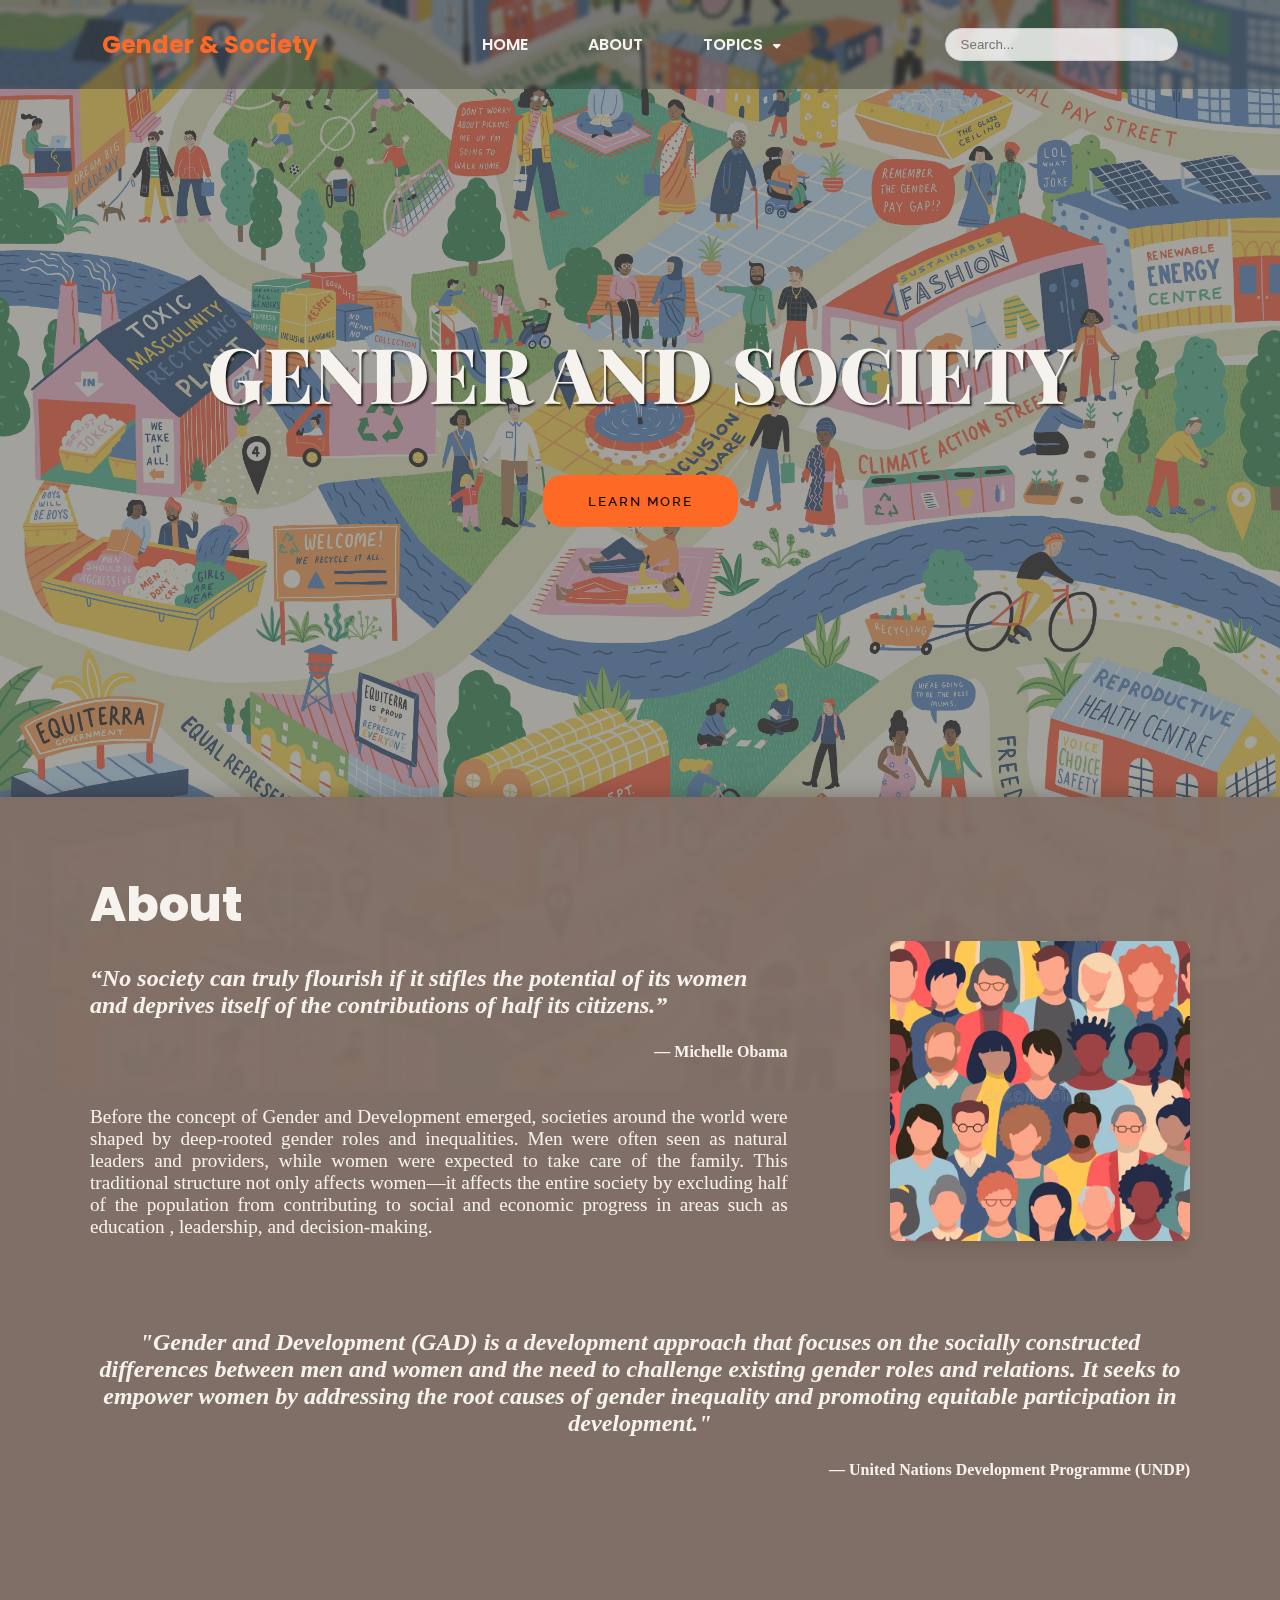
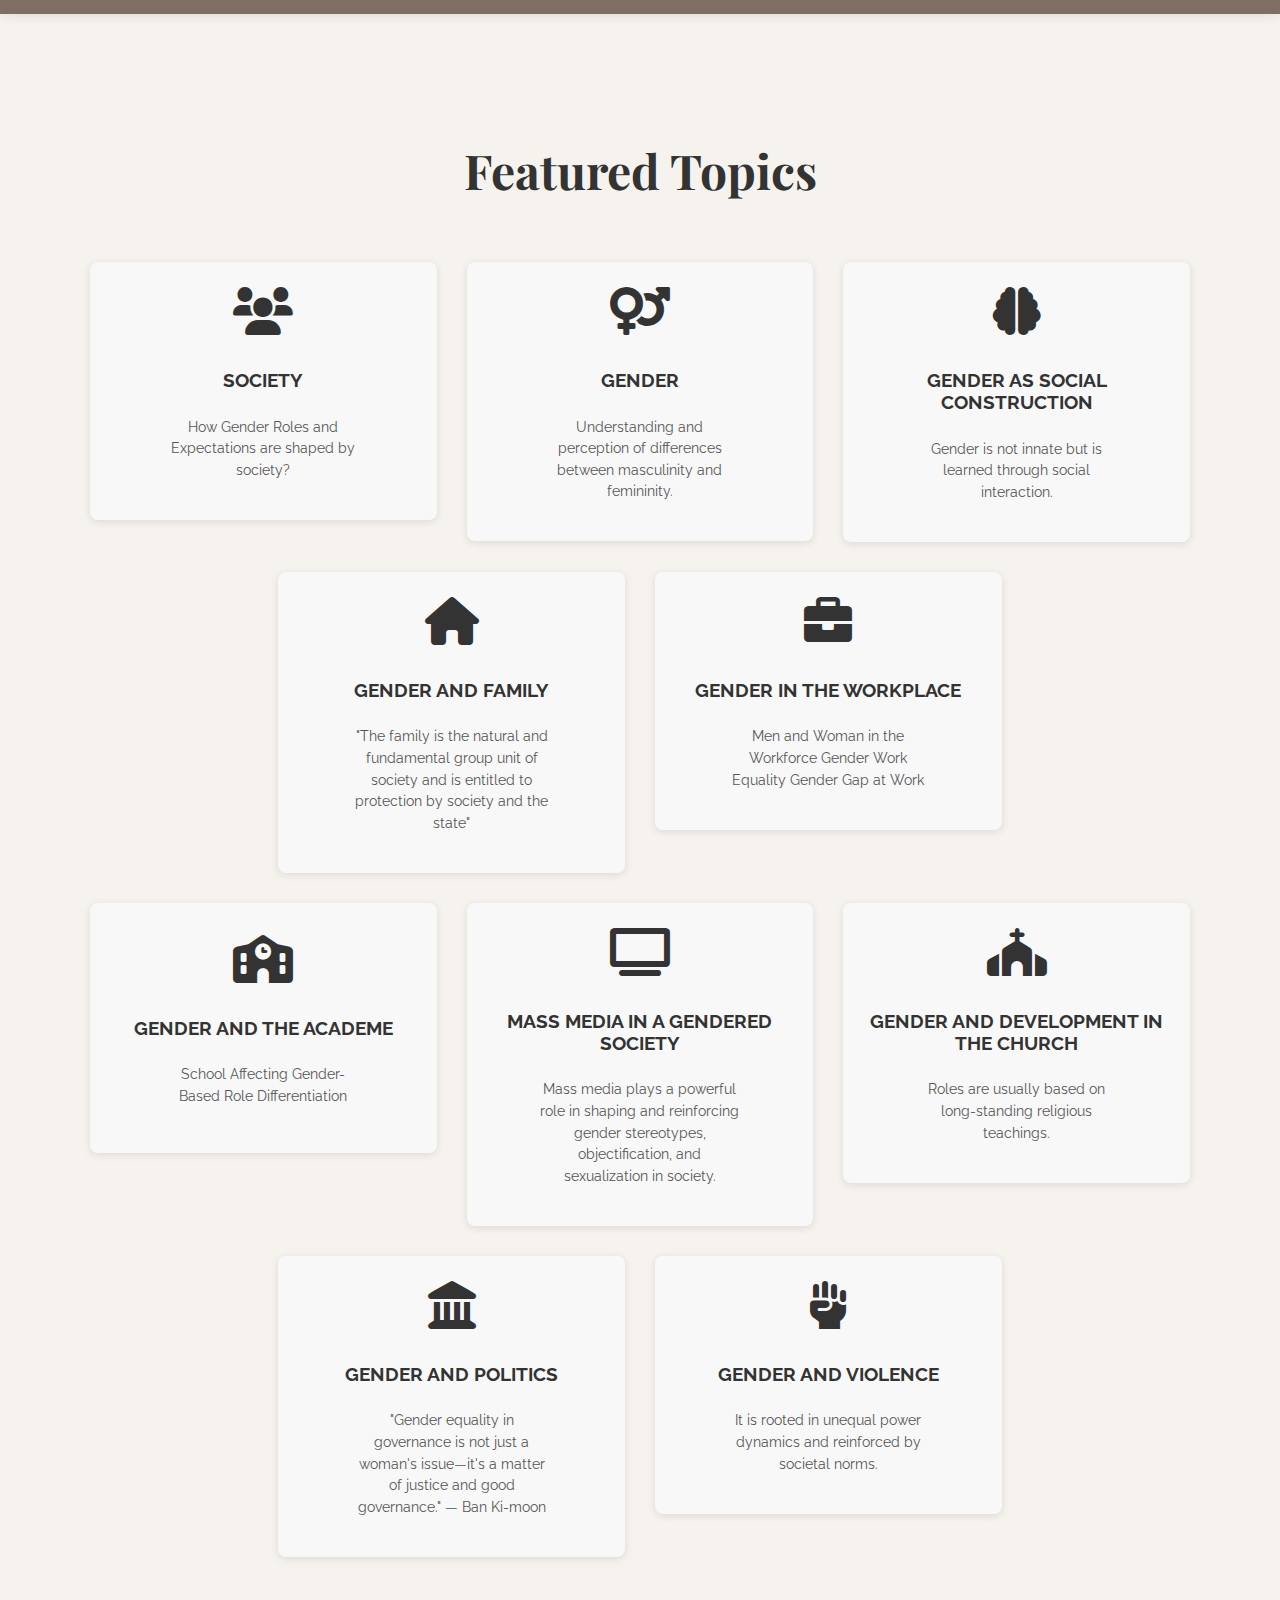
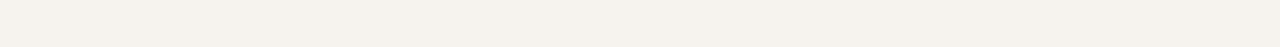
<file: index.html>
<!DOCTYPE html>
<html lang="en">
<head>
    <meta charset="UTF-8">
    <meta name="viewport" content="width=device-width, initial-scale=1.0">
    <title>Home Page</title>
    <style>
      /* Dropdown styles for navbar */
     .navbar-links li {
        position: relative; /* IMPORTANT: Make li the positioning context */
      }

      .navbar-links a {
        border-radius: 8px;
        transition: background-color 0.25s ease;
      }

      .navbar-links a:hover,
      .navbar-links a:focus {
        background-color: #e0e7ff;
        outline: none;
      }

      /* Dropdown container */
      .dropdown {
        position: absolute;
        top: 120%;
        left: 0;
        background: white;
        border-radius: 12px;
        box-shadow: 0 6px 12px rgba(0, 0, 0, 0.1);
        padding: 12px 0;
        min-width: 180px;
        opacity: 0;
        visibility: hidden;
        transform: translateY(10px);
        transition: opacity 0.2s ease, transform 0.2s ease, visibility 0.2s;
        z-index: 1000;
      }

      /* Show dropdown on hover */
      .navbar-links li:hover > .dropdown,
      .navbar-links li:focus-within > .dropdown {
        opacity: 1;
        visibility: visible;
        transform: translateY(0);
      }

      /* Dropdown links */
      .dropdown li {
        list-style: none;
      }

      .dropdown li a {
        display: block;
        padding: 10px 20px;
        font-weight: 500;
        color: #333;
        white-space: nowrap;
        font-family: 'Raleway', sans-serif;
      }

      .dropdown li a:hover,
      .dropdown li a:focus {
        background-color: #c7d2fe;
        color: #1e3a8a;
        outline: none;
        border-radius: 8px;
      }

      /* Dropdown arrow icon next to TOPICS */
      .dropdown-arrow {
        margin-left: 6px;
        font-size: 0.75em;
        transition: transform 0.3s ease;
      }

      /* Rotate arrow on hover */
      .navbar-links li:hover > a > .dropdown-arrow,
      .navbar-links li:focus-within > a > .dropdown-arrow {
        transform: rotate(180deg);
      }

      /* Responsive adjustments */
      @media (max-width: 640px) {
        .navbar-links {
          flex-direction: column;
          gap: 12px;
        }
        /* For mobile, dropdown should be toggleable (JS needed) - fallback */
        .dropdown {
          position: static;
          opacity: 1 !important;
          visibility: visible !important;
          transform: translateY(0) !important;
          box-shadow: none;
          padding: 0;
          background: transparent;
          min-width: auto;
        }
        .dropdown li a {
          padding-left: 32px;
        }
        .dropdown-arrow {
          display: none;
        }
      }
    </style>
    <link rel="stylesheet" href="style.css">
    <link rel="preconnect" href="https://fonts.googleapis.com">
    <link rel="preconnect" href="https://fonts.gstatic.com" crossorigin>
        <link rel="stylesheet" href="https://cdnjs.cloudflare.com/ajax/libs/font-awesome/6.0.0-beta3/css/all.min.css">

    <link href="https://fonts.googleapis.com/css2?family=Playfair+Display:ital,wght@0,400..900;1,400..900&family=Raleway:ital,wght@0,100..900;1,100..900&display=swap" rel="stylesheet">
    <link href="https://fonts.googleapis.com/css2?family=Poppins:wght@400;600;700&display=swap" rel="stylesheet">

</head>
<body>
    <div class="page-container">
         <nav class="navbar">
    <div class="navbar-brand">
      <a href="#home">Gender &amp; Society</a>
    </div>
    <ul class="navbar-links">
      <li><a href="index.html">HOME</a></li>
      <li><a href="index.html#about">ABOUT</a></li>
      <li tabindex="0">
        <a aria-haspopup="true" aria-expanded="false" aria-controls="topics-dropdown">
          TOPICS
          <i class="fas fa-caret-down dropdown-arrow" aria-hidden="true"></i>
        </a>
        <ul class="dropdown" id="topics-dropdown" role="menu" aria-label="Topics submenu">
          <li role="none">
            <a role="menuitem" href="society.html">Society</a>
          </li>
          <li role="none">
            <a role="menuitem" href="gender.html">Gender</a>
          </li>
          <li role="none">
            <a role="menuitem" href="construct.html">Gender As Social Construction</a>
          </li>
          <li role="none">
            <a role="menuitem" href="family.html">Gender and Family</a>
          </li>
          <li role="none">
            <a role="menuitem" href="workplace.html">Gender in the Workplace</a>
          </li>
          <li role="none">
            <a role="menuitem" href="academe.html">Gender and The Academe</a>
          </li>
          <li role="none">
            <a role="menuitem" href="mass-media.html">Mass Media in a Gendered Society</a>
          </li>
          <li role="none">
            <a role="menuitem" href="church.html">Gender and Development in the Church</a>
          </li>
          <li role="none">
            <a role="menuitem" href="politics.html">Gender and Politics</a>
          </li>
          <li role="none">
            <a role="menuitem" href="violence.html">Gender and Violence</a>
          </li>
          
        </ul>
      </li>
    </ul>
    <div class="search-box">
      <input type="text" placeholder="Search..." />
      <button type="submit" aria-label="Search"></button>
    </div>
  </nav>

        <div class="learnmore-section" id="home"> <div class="title-section">
            <h1>GENDER AND SOCIETY</h1>
            </div>
            <div class="learn-button-container">
                <button class="learn-button" >LEARN MORE</button>
            </div>

        </div>
        <div class="about-section" id="about"> <div class="about-header">About</div>
            <div class="text-block">
                <div class="lefttext">
                    <div class="quote">
                        <h3>“No society can truly flourish if it stifles the potential of its women and deprives itself of the contributions of half its citizens.” </h3>
                                                      <h4>  — Michelle Obama</h3>
                    </div>
                    <div class="description">
                        <p>Before the concept of Gender and Development emerged, 
                            societies around the world were shaped by deep-rooted 
                            gender roles and inequalities. Men were often seen as natural 
                            leaders and providers, while women were expected to take care of 
                            the family. This traditional structure not only affects women—it 
                            affects the entire society by excluding half of the population from 
                            contributing to social and economic progress in areas such as education
                            , leadership, and decision-making.</p>
                    </div>
                </div>
                <div class="rightpic">
                <img src="images/aboutpic.png" alt="Faces Forwards">
            </div>
            </div>
            <div class="text-block2">
                <h3>"Gender and Development (GAD) is a development approach that focuses on the socially constructed differences between men and women and the need to challenge existing gender roles and relations. It seeks to empower women by addressing the root causes of gender inequality and promoting equitable participation in development."</h3>
                                                <h4> — United Nations Development Programme (UNDP)</h4>
        </div>
        
        </div>
        <div class="topic-section" id="topics"> <h1 class="section-title">Featured Topics</h1>

        <div class="topics-grid">
            <a href="society.html" class="topic-link">
                <div class="topic-item">
                    <i class="fas fa-users topic-icon"></i>
                    <h3 class="topic-title">SOCIETY</h3>
                    <p class="topic-description">How Gender Roles and Expectations are shaped by society?</p>
                </div>
            </a>

            <a href="gender.html" class="topic-link">
                <div class="topic-item">
                    <i class="fas fa-venus-mars topic-icon"></i>
                    <h3 class="topic-title">GENDER</h3>
                    <p class="topic-description">Understanding and perception of differences between masculinity and femininity.</p>
                </div>
            </a>

            <a href="construct.html" class="topic-link">
                <div class="topic-item">
                    <i class="fas fa-brain topic-icon"></i>
                    <h3 class="topic-title">GENDER AS SOCIAL CONSTRUCTION</h3>
                    <p class="topic-description">Gender is not innate but is learned through social interaction.</p>
                </div>
            </a>

            <a href="family.html" class="topic-link">
                <div class="topic-item">
                    <i class="fas fa-home topic-icon"></i>
                    <h3 class="topic-title">GENDER AND FAMILY</h3>
                    <p class="topic-description">"The family is the natural and fundamental group unit of society and is entitled to protection by society and the state"</p>
                </div>
            </a>

            <a href="workplace.html" class="topic-link">
                <div class="topic-item">
                    <i class="fas fa-briefcase topic-icon"></i>
                    <h3 class="topic-title">GENDER IN THE WORKPLACE</h3>
                    <p class="topic-description">Men and Woman in the Workforce Gender Work Equality Gender Gap at Work</p>
                </div>
            </a>

            <a href="academe.html" class="topic-link">
                <div class="topic-item">
                    <i class="fas fa-school topic-icon"></i>
                    <h3 class="topic-title">GENDER AND THE ACADEME</h3>
                    <p class="topic-description">School Affecting Gender-Based Role Differentiation</p>
                </div>
            </a>

            <a href="mass-media.html" class="topic-link">
                <div class="topic-item">
                    <i class="fas fa-tv topic-icon"></i>
                    <h3 class="topic-title">MASS MEDIA IN A GENDERED SOCIETY</h3>
                    <p class="topic-description">Mass media plays a powerful role in shaping and reinforcing gender stereotypes, objectification, and sexualization in society.</p>
                </div>
            </a>

            <a href="church.html" class="topic-link">
                <div class="topic-item">
                    <i class="fas fa-church topic-icon"></i>
                    <h3 class="topic-title">GENDER AND DEVELOPMENT IN THE CHURCH</h3>
                    <p class="topic-description">Roles are usually based on long-standing religious teachings.</p>
                </div>
            </a>

            <a href="politics.html" class="topic-link">
                <div class="topic-item">
                    <i class="fas fa-landmark topic-icon"></i>
                    <h3 class="topic-title">GENDER AND POLITICS</h3>
                    <p class="topic-description">"Gender equality in governance is not just a woman's issue—it's a matter of justice and good governance." — Ban Ki-moon</p>
                </div>
            </a>

            <a href="violence.html" class="topic-link">
                <div class="topic-item">
                    <i class="fas fa-fist-raised topic-icon"></i>
                    <h3 class="topic-title">GENDER AND VIOLENCE</h3>
                    <p class="topic-description">It is rooted in unequal power dynamics and reinforced by societal norms.</p>
                </div>
            </a>

        </div>
        </div>
    
    </div>
</body>
</html>
</file>
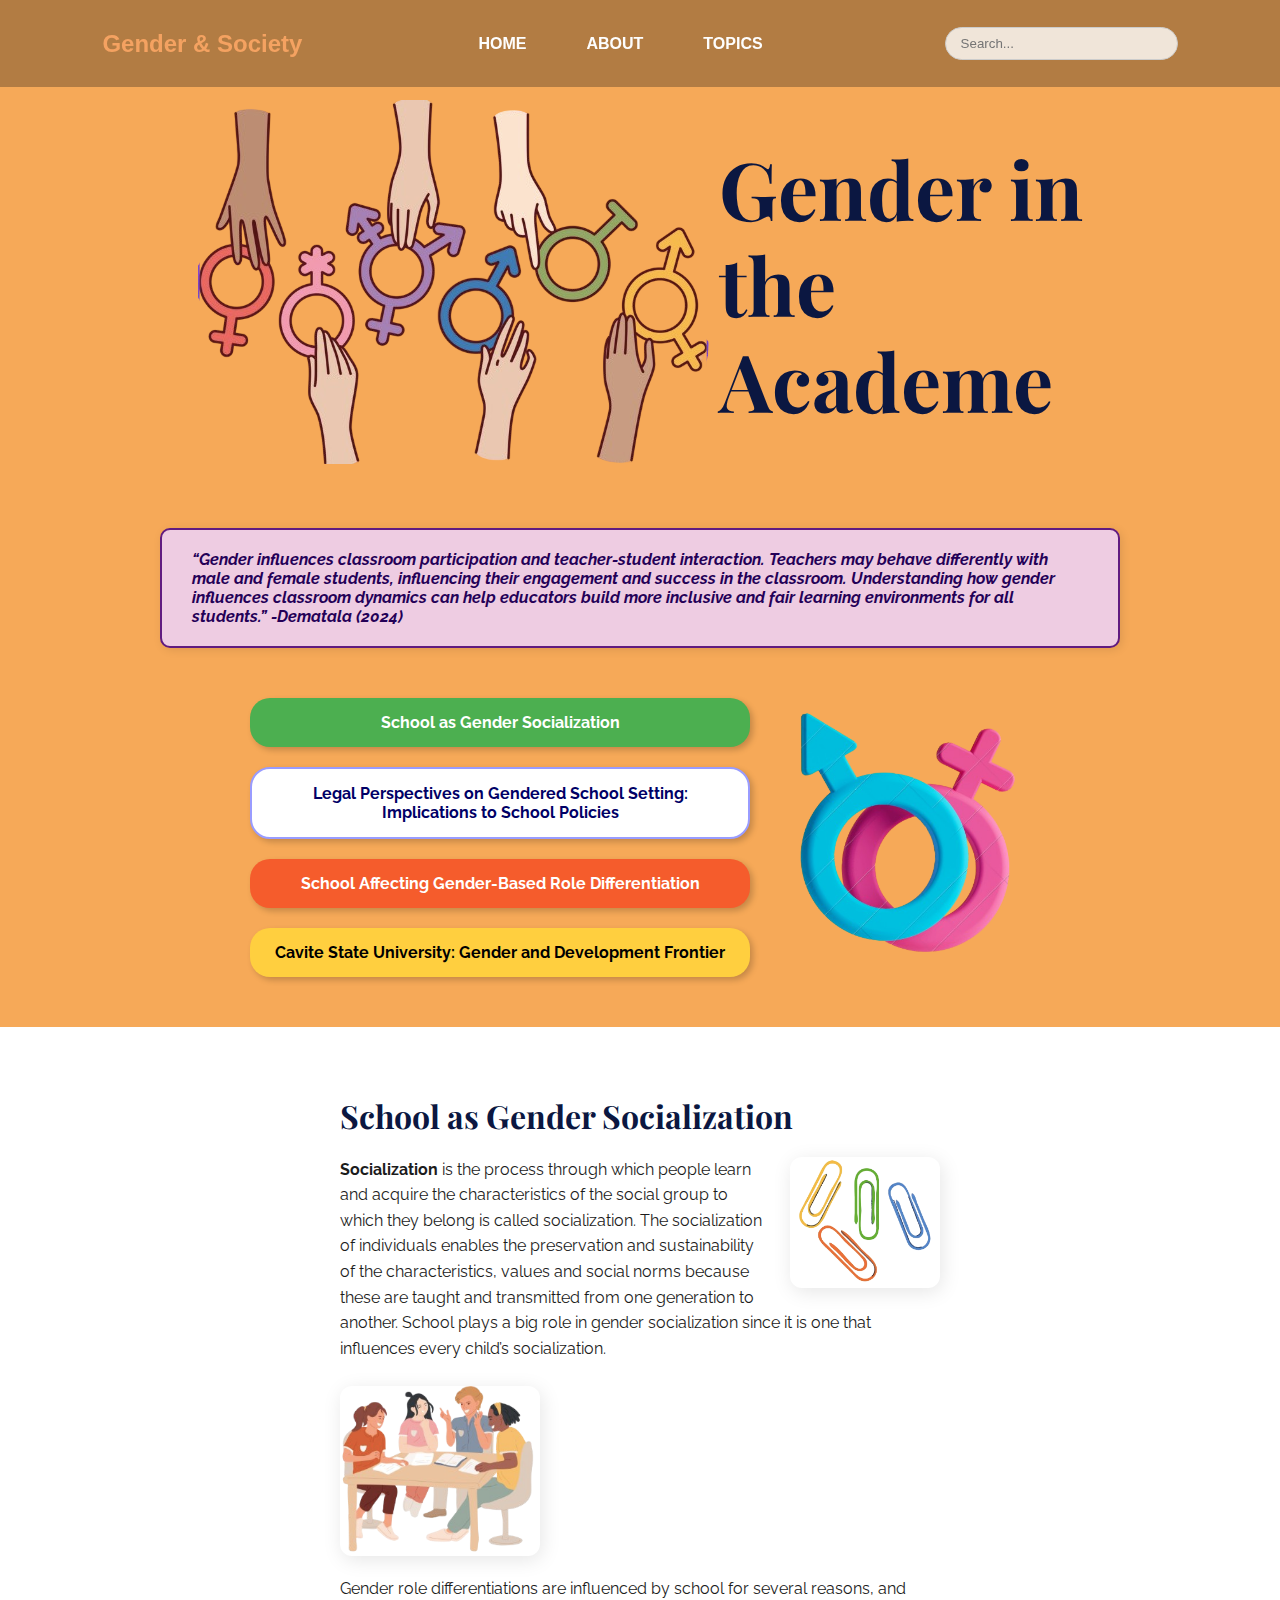
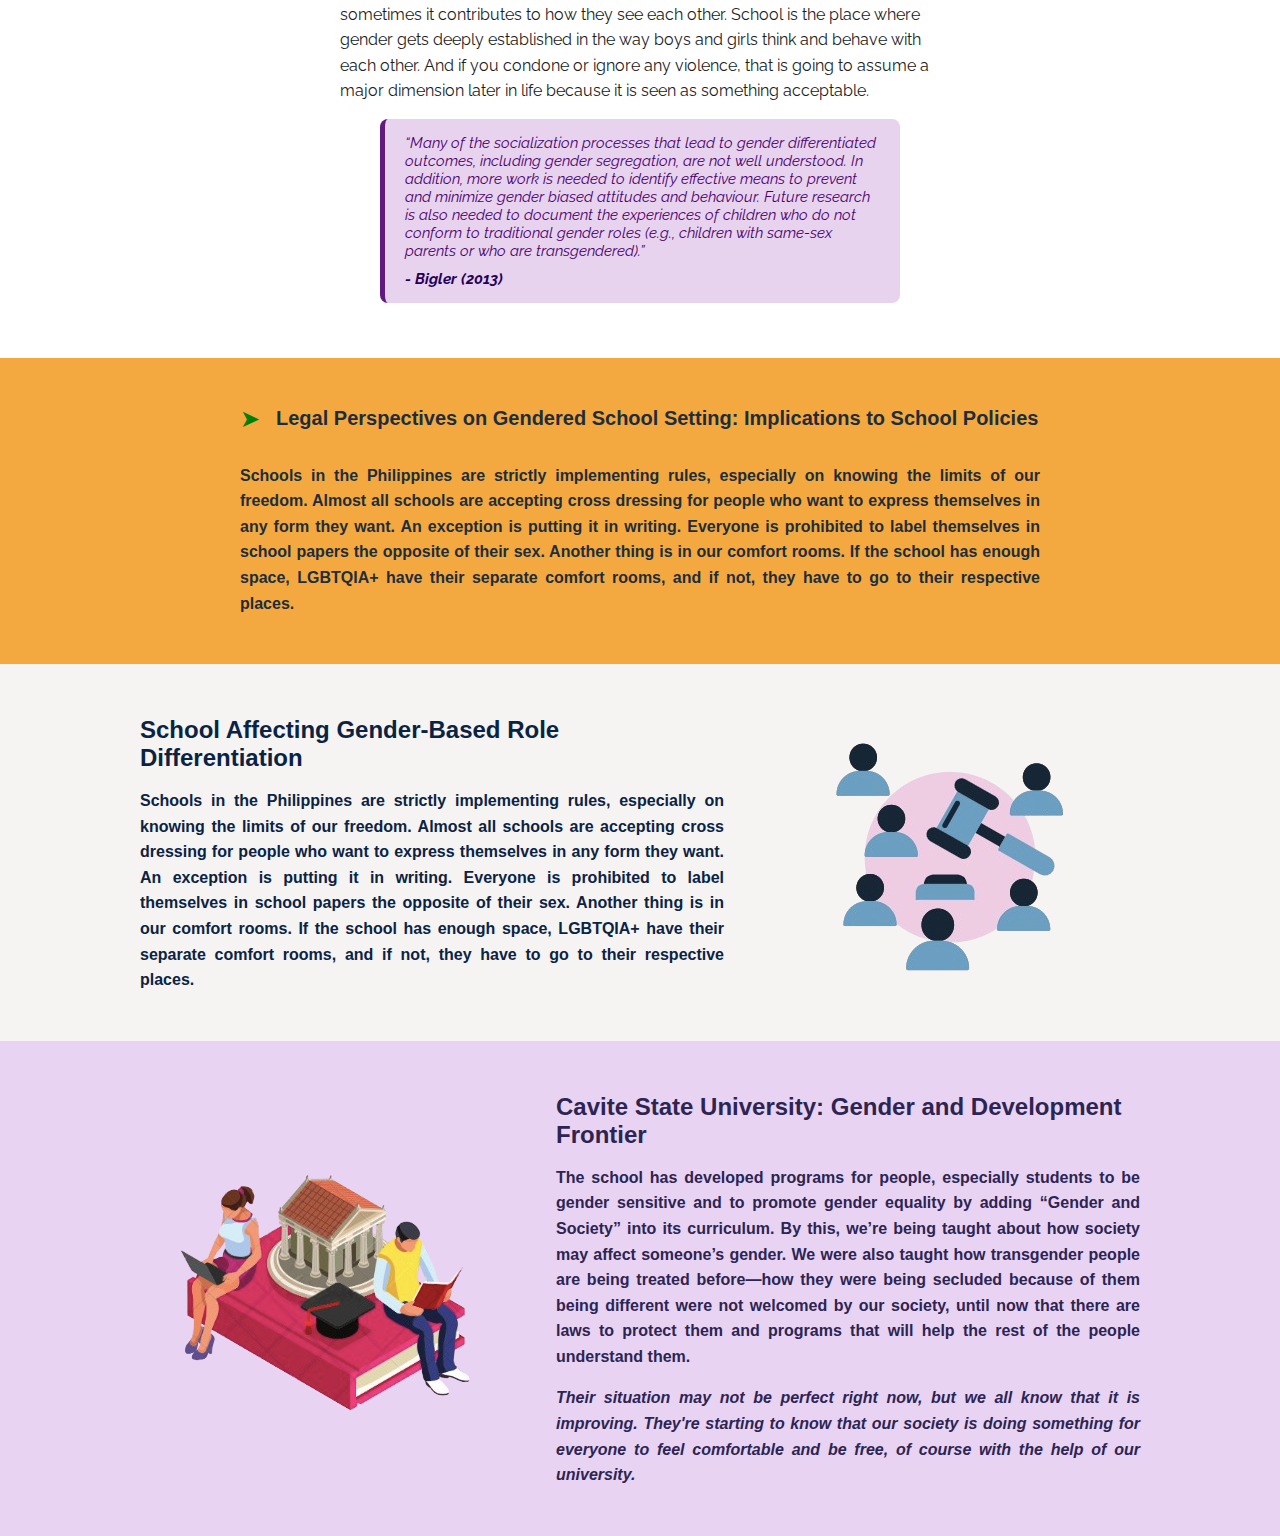
<file: academe.html>
<!DOCTYPE html>
<html lang="en">
  <head>
    <meta charset="UTF-8" />
    <meta name="viewport" content="width=device-width, initial-scale=1.0" />
    <title>Workplace</title>
    <style>
      /* Dropdown styles for navbar */
     .navbar-links li {
        position: relative; /* IMPORTANT: Make li the positioning context */
      }

      .navbar-links a {
        border-radius: 8px;
        transition: background-color 0.25s ease;
      }

      .navbar-links a:hover,
      .navbar-links a:focus {
        background-color: #e0e7ff;
        outline: none;
      }

      /* Dropdown container */
      .dropdown {
        position: absolute;
        top: 120%;
        left: 0;
        background: white;
        border-radius: 12px;
        box-shadow: 0 6px 12px rgba(0, 0, 0, 0.1);
        padding: 12px 0;
        min-width: 180px;
        opacity: 0;
        visibility: hidden;
        transform: translateY(10px);
        transition: opacity 0.2s ease, transform 0.2s ease, visibility 0.2s;
        z-index: 1000;
      }

      /* Show dropdown on hover */
      .navbar-links li:hover > .dropdown,
      .navbar-links li:focus-within > .dropdown {
        opacity: 1;
        visibility: visible;
        transform: translateY(0);
      }

      /* Dropdown links */
      .dropdown li {
        list-style: none;
      }

      .dropdown li a {
        display: block;
        padding: 10px 20px;
        font-weight: 500;
        color: #333;
        white-space: nowrap;
        font-family: 'Raleway', sans-serif;
      }

      .dropdown li a:hover,
      .dropdown li a:focus {
        background-color: #c7d2fe;
        color: #1e3a8a;
        outline: none;
        border-radius: 8px;
      }

      /* Dropdown arrow icon next to TOPICS */
      .dropdown-arrow {
        margin-left: 6px;
        font-size: 0.75em;
        transition: transform 0.3s ease;
      }

      /* Rotate arrow on hover */
      .navbar-links li:hover > a > .dropdown-arrow,
      .navbar-links li:focus-within > a > .dropdown-arrow {
        transform: rotate(180deg);
      }

      /* Responsive adjustments */
      @media (max-width: 640px) {
        .navbar-links {
          flex-direction: column;
          gap: 12px;
        }
        /* For mobile, dropdown should be toggleable (JS needed) - fallback */
        .dropdown {
          position: static;
          opacity: 1 !important;
          visibility: visible !important;
          transform: translateY(0) !important;
          box-shadow: none;
          padding: 0;
          background: transparent;
          min-width: auto;
        }
        .dropdown li a {
          padding-left: 32px;
        }
        .dropdown-arrow {
          display: none;
        }
      }
    </style>
    <link rel="stylesheet" href="style_acadame.css" />
    <link href="https://fonts.googleapis.com/css2?family=Playfair+Display:ital,wght@0,400..900;1,400..900&display=swap" rel="stylesheet">
    <link href="https://fonts.googleapis.com/css2?family=Raleway:ital,wght@0,100..900;1,100..900&display=swap" rel="stylesheet">
  </head>
  <body>
    <!--1st section-->
    <div class="page-container">
        <nav class="navbar">
    <div class="navbar-brand">
      <a href="#home">Gender &amp; Society</a>
    </div>
    <ul class="navbar-links">
      <li><a href="index.html">HOME</a></li>
      <li><a href="index.html#about">ABOUT</a></li>
      <li tabindex="0">
        <a aria-haspopup="true" aria-expanded="false" aria-controls="topics-dropdown">
          TOPICS
          <i class="fas fa-caret-down dropdown-arrow" aria-hidden="true"></i>
        </a>
        <ul class="dropdown" id="topics-dropdown" role="menu" aria-label="Topics submenu">
          <li role="none">
            <a role="menuitem" href="society.html">Society</a>
          </li>
          <li role="none">
            <a role="menuitem" href="gender.html">Gender</a>
          </li>
          <li role="none">
            <a role="menuitem" href="construct.html">Gender As Social Construction</a>
          </li>
          <li role="none">
            <a role="menuitem" href="family.html">Gender and Family</a>
          </li>
          <li role="none">
            <a role="menuitem" href="workplace.html">Gender in the Workplace</a>
          </li>
          <li role="none">
            <a role="menuitem" href="academe.html">Gender and The Academe</a>
          </li>
          <li role="none">
            <a role="menuitem" href="mass-media.html">Mass Media in a Gendered Society</a>
          </li>
          <li role="none">
            <a role="menuitem" href="church.html">Gender and Development in the Church</a>
          </li>
          <li role="none">
            <a role="menuitem" href="politics.html">Gender and Politics</a>
          </li>
          <li role="none">
            <a role="menuitem" href="violence.html">Gender and Violence</a>
          </li>
          
        </ul>
      </li>
    </ul>
    <div class="search-box">
      <input type="text" placeholder="Search..." />
      <button type="submit" aria-label="Search"></button>
    </div>
  </nav>

        <!-- 1st Content Section -->
            <section class="hero-section">
            <div class="image-container">
                <img src="images/hands.png" alt="Gender Symbols and Hands" />
            </div>
            <div class="hero-text">
                <h1>Gender in<br />the<br />Academe</h1>
            </div>
            </section>
            <section class="quote-section">
            <p>
                <strong><em>
                “Gender influences classroom participation and teacher-student interaction. Teachers may behave differently with male and female students, influencing their engagement and success in the classroom. Understanding how gender influences classroom dynamics can help educators build more inclusive and fair learning environments for all students.” -Dematala (2024)
                </em></strong>
            </p>
            </section>

             <!-- 2nd Content Section -->
            <section class="gender-topics-section">
            <div class="gender-topics-container">
                <div class="topic green">School as Gender Socialization</div>
                <div class="topic white">Legal Perspectives on Gendered School Setting: Implications to School Policies</div>
                <div class="topic orange">School Affecting Gender-Based Role Differentiation</div>
                <div class="topic yellow">Cavite State University: Gender and Development Frontier</div>
            </div>
            <div class="gender-symbols">
                <img src="images/sign.png" alt="Gender Symbols" />
            </div>
            </section>

            <!-- 3rd Section -->
                <section class="socialization-section">
                <div class="socialization-text">
                    <h2>School as Gender Socialization</h2>

                    <div class="image-text-pair">
                    <img src="images/clip.png" alt="clip image" class="float-image" />
                    <p>
                        <strong>Socialization</strong> is the process through which people learn and acquire the characteristics of the social group to which they belong is called socialization. The socialization of individuals enables the preservation and sustainability of the characteristics, values and social norms because these are taught and transmitted from one generation to another. School plays a big role in gender socialization since it is one that influences every child’s socialization.
                    </p>
                    </div>

                    <img src="images/discussion.png" alt="paperclips" class="socialization-paperclips" />

                    <p>
                    Gender role differentiations are influenced by school for several reasons, and sometimes it contributes to how they see each other. School is the place where gender gets deeply established in the way boys and girls think and behave with each other. And if you condone or ignore any violence, that is going to assume a major dimension later in life because it is seen as something acceptable.
                    </p>

                    <blockquote>
                    “Many of the socialization processes that lead to gender differentiated outcomes, including gender segregation, are not well understood. In addition, more work is needed to identify effective means to prevent and minimize gender biased attitudes and behaviour. Future research is also needed to document the experiences of children who do not conform to traditional gender roles (e.g., children with same-sex parents or who are transgendered).”
                    <br />
                    <span>- Bigler (2013)</span>
                    </blockquote>
                </div>
                </section>

            <!-- 4th Section -->   
            <section class="legal-perspective-section">
                <div class="legal-perspective-container">
                    <div class="legal-perspective-header">
                    <span class="arrow-icon">➤</span>
                    <h2>Legal Perspectives on Gendered School Setting: Implications to School Policies</h2>
                    </div>
                    <p class="legal-perspective-text">
                    Schools in the Philippines are strictly implementing rules, especially on knowing the limits of our freedom. Almost all schools are accepting cross dressing for people who want to express themselves in any form they want. An exception is putting it in writing. Everyone is prohibited to label themselves in school papers the opposite of their sex. Another thing is in our comfort rooms. If the school has enough space, LGBTQIA+ have their separate comfort rooms, and if not, they have to go to their respective places.
                    </p>
                </div>
                </section>

             <!-- 5th Section -->     
            <section class="gender-role-section">
                <div class="gender-role-container">
                    <div class="gender-role-text">
                    <h2>School Affecting Gender-Based Role Differentiation</h2>
                    <p>
                        Schools in the Philippines are strictly implementing rules, especially on knowing the limits of our freedom.
                        Almost all schools are accepting cross dressing for people who want to express themselves in any form they want.
                        An exception is putting it in writing. Everyone is prohibited to label themselves in school papers the opposite of their sex.
                        Another thing is in our comfort rooms. If the school has enough space, LGBTQIA+ have their separate comfort rooms,
                        and if not, they have to go to their respective places.
                    </p>
                    </div>
                    <div class="gender-role-image">
                    <img src="images/people.png" alt="Gender Role Illustration">
                    </div>
                </div>
                </section>
            
                <!-- 6th Section -->   
            <section class="csu-gender-section">
                <div class="csu-gender-container">
                    <div class="csu-gender-image">
                    <img src="images/last.png" alt="Cavite State University Gender Development Illustration">
                    </div>
                    <div class="csu-gender-text">
                    <h2>Cavite State University: Gender and Development Frontier</h2>
                    <p>
                        The school has developed programs for people, especially students to be gender sensitive and to promote gender equality
                        by adding “Gender and Society” into its curriculum. By this, we’re being taught about how society may affect someone’s gender.
                        We were also taught how transgender people are being treated before—how they were being secluded because of them being different
                        were not welcomed by our society, until now that there are laws to protect them and programs that will help the rest of the
                        people understand them.
                    </p>
                    <p class="csu-gender-note">
                        Their situation may not be perfect right now, but we all know that it is improving. They're starting to know that our society
                        is doing something for everyone to feel comfortable and be free, of course with the help of our university.
                    </p>
                    </div>
                </div>
                </section>










    </body>
</file>
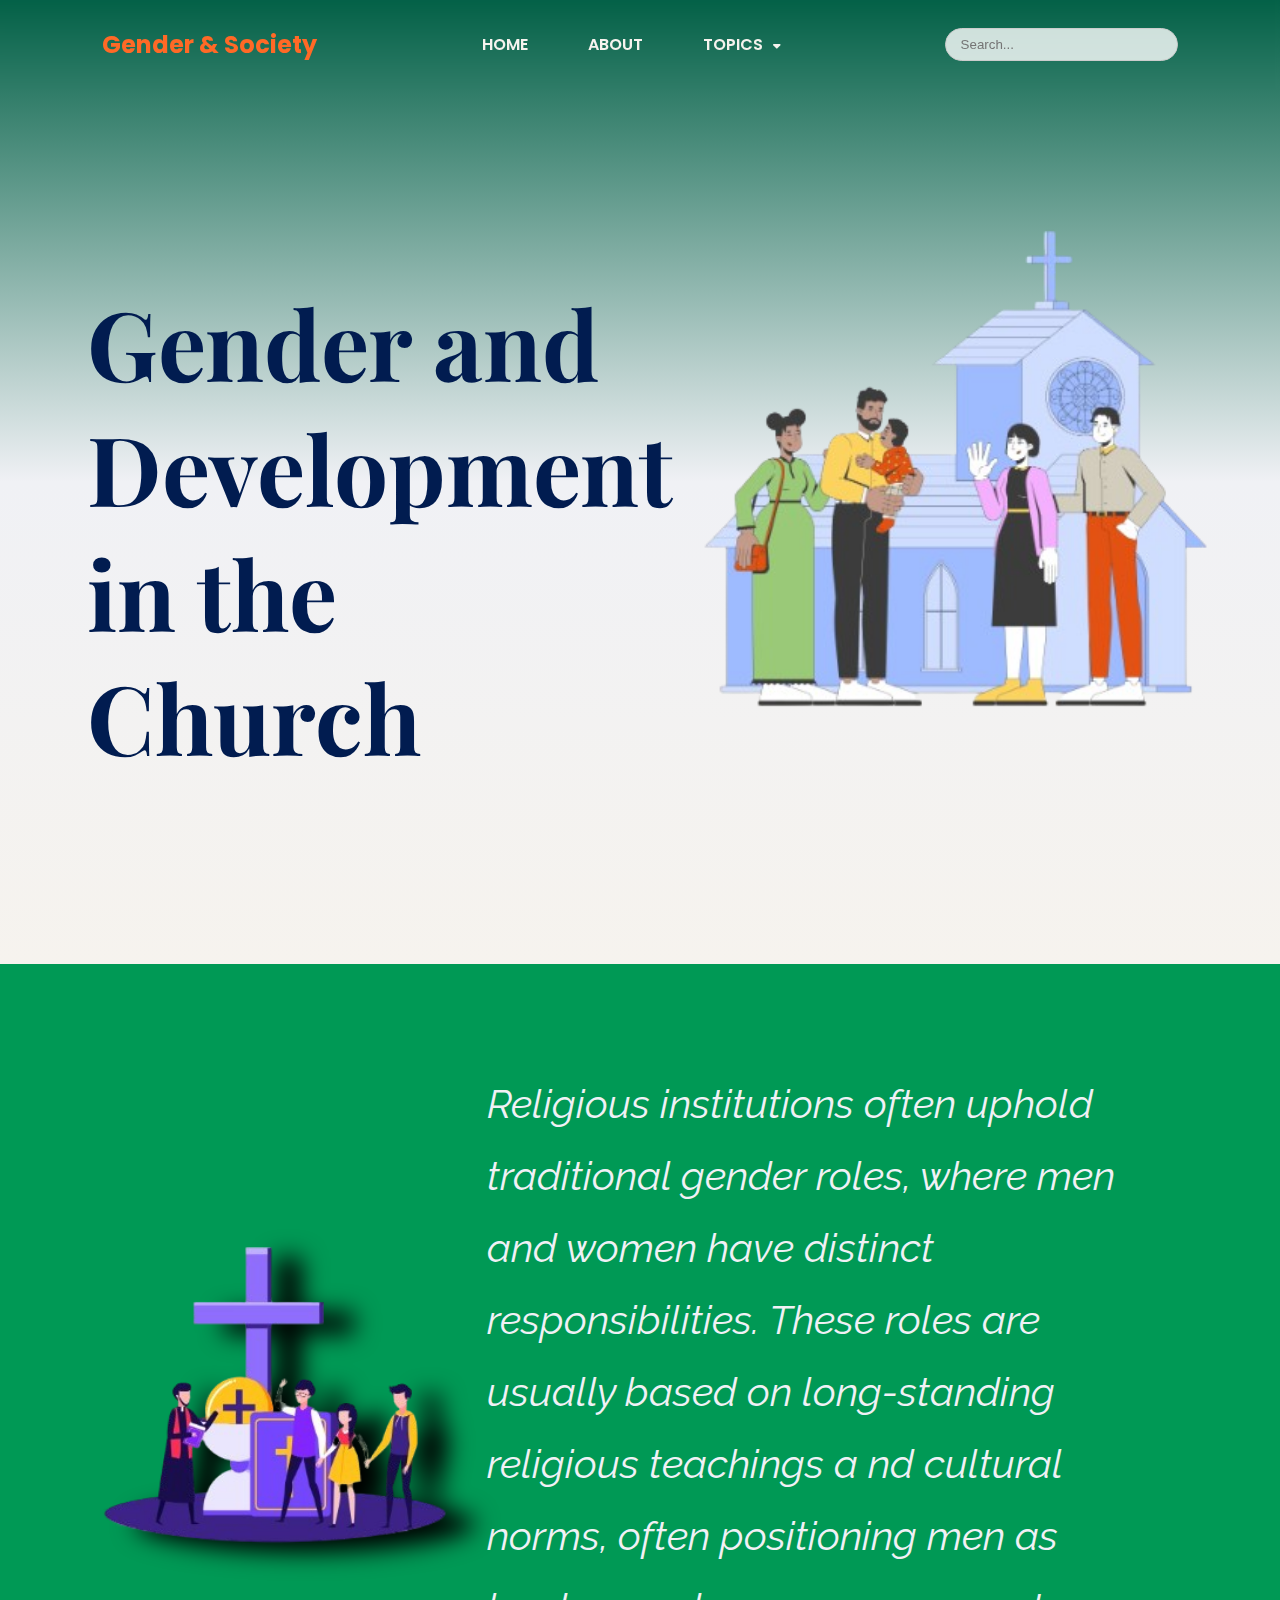
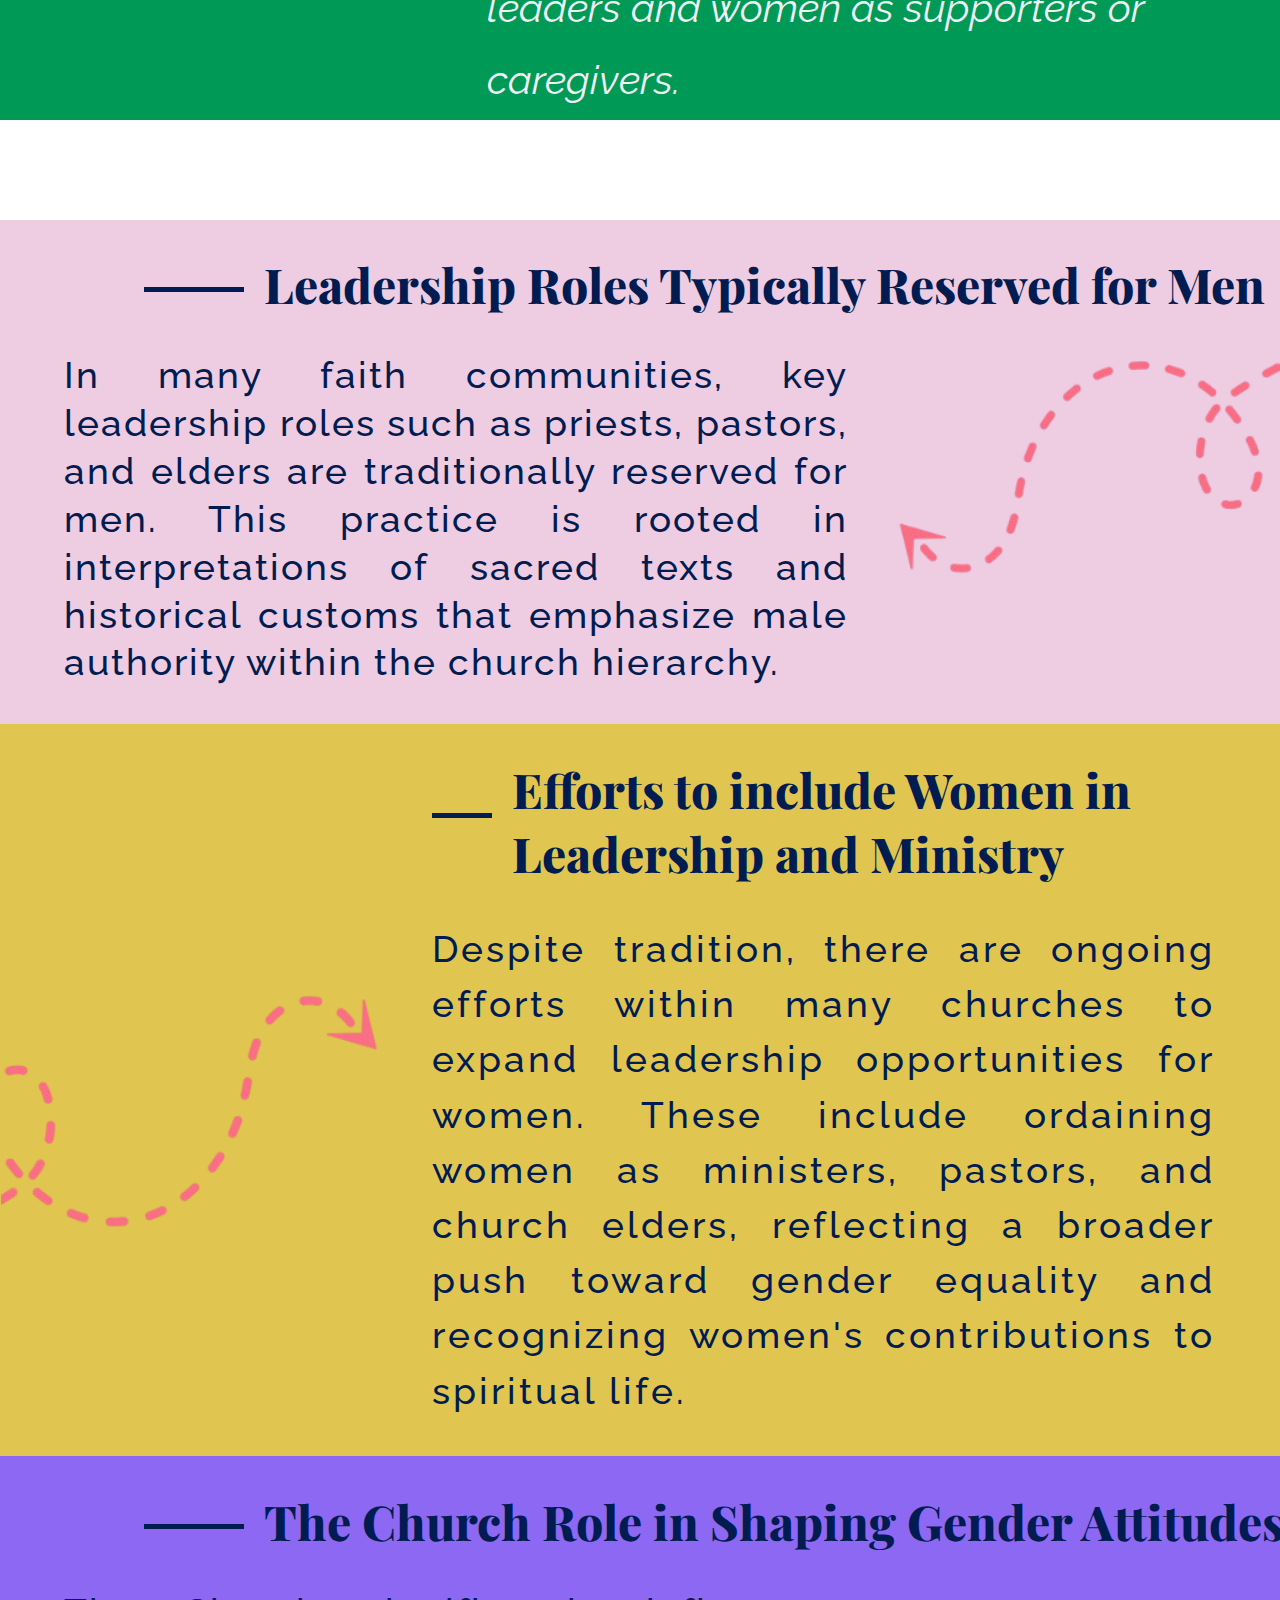
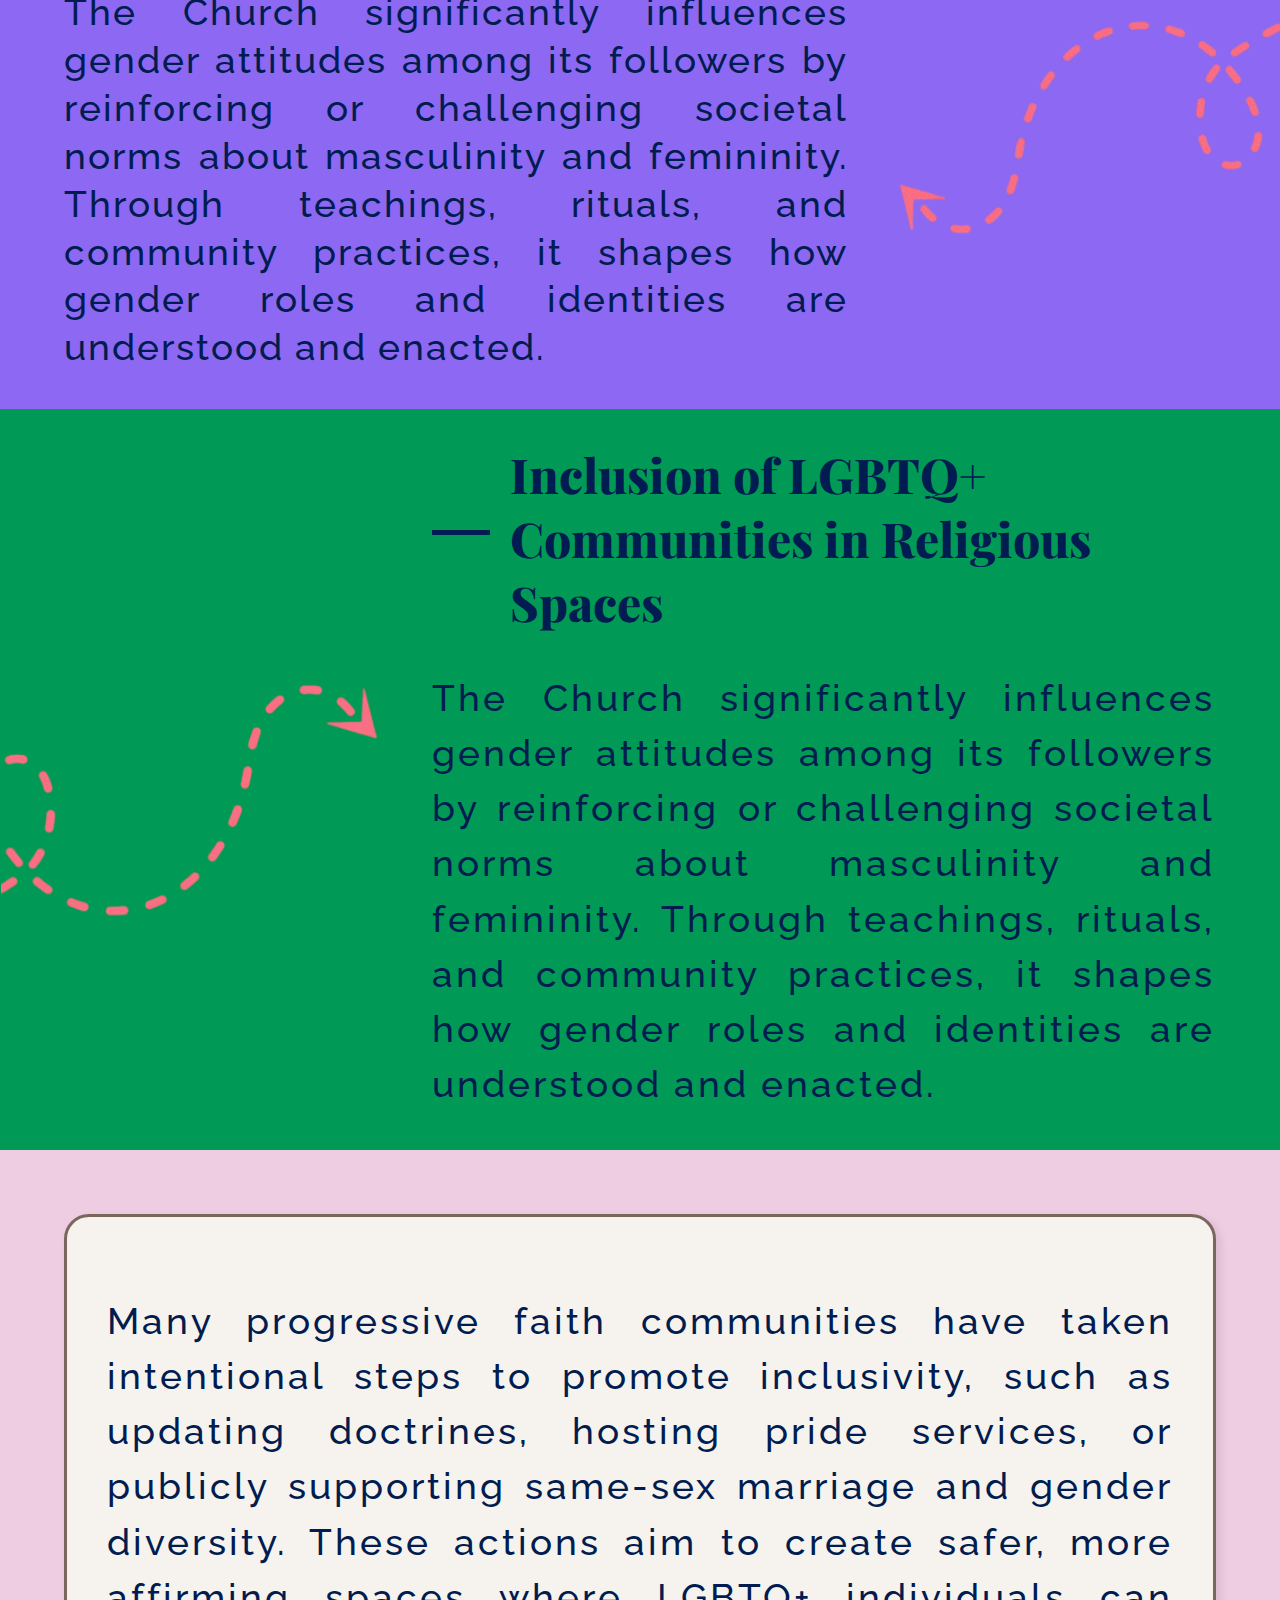
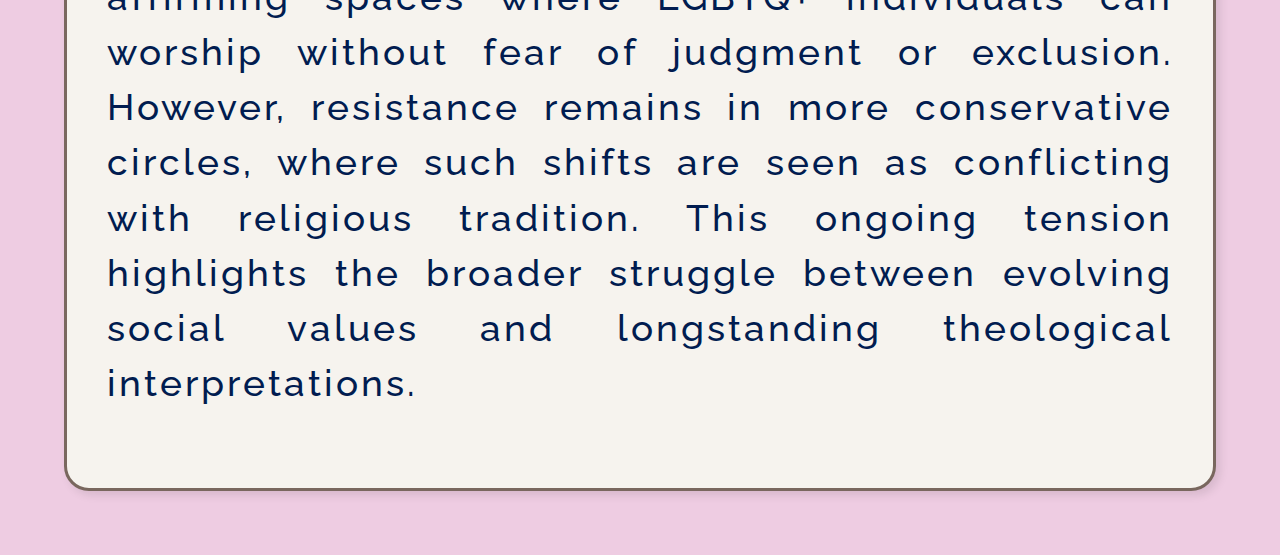
<file: church.html>
<!DOCTYPE html>
<html lang="en">
<head>
    <meta charset="UTF-8">
    <meta name="viewport" content="width=device-width, initial-scale=1.0">
    <title>Home Page</title>
    <style>
      /* Dropdown styles for navbar */
     .navbar-links li {
        position: relative; /* IMPORTANT: Make li the positioning context */
      }

      .navbar-links a {
        border-radius: 8px;
        transition: background-color 0.25s ease;
      }

      .navbar-links a:hover,
      .navbar-links a:focus {
        background-color: #e0e7ff;
        outline: none;
      }

      /* Dropdown container */
      .dropdown {
        position: absolute;
        top: 120%;
        left: 0;
        background: white;
        border-radius: 12px;
        box-shadow: 0 6px 12px rgba(0, 0, 0, 0.1);
        padding: 12px 0;
        min-width: 180px;
        opacity: 0;
        visibility: hidden;
        transform: translateY(10px);
        transition: opacity 0.2s ease, transform 0.2s ease, visibility 0.2s;
        z-index: 1000;
      }

      /* Show dropdown on hover */
      .navbar-links li:hover > .dropdown,
      .navbar-links li:focus-within > .dropdown {
        opacity: 1;
        visibility: visible;
        transform: translateY(0);
      }

      /* Dropdown links */
      .dropdown li {
        list-style: none;
      }

      .dropdown li a {
        display: block;
        padding: 10px 20px;
        font-weight: 500;
        color: #333;
        white-space: nowrap;
        font-family: 'Raleway', sans-serif;
      }

      .dropdown li a:hover,
      .dropdown li a:focus {
        background-color: #c7d2fe;
        color: #1e3a8a;
        outline: none;
        border-radius: 8px;
      }

      /* Dropdown arrow icon next to TOPICS */
      .dropdown-arrow {
        margin-left: 6px;
        font-size: 0.75em;
        transition: transform 0.3s ease;
      }

      /* Rotate arrow on hover */
      .navbar-links li:hover > a > .dropdown-arrow,
      .navbar-links li:focus-within > a > .dropdown-arrow {
        transform: rotate(180deg);
      }

      /* Responsive adjustments */
      @media (max-width: 640px) {
        .navbar-links {
          flex-direction: column;
          gap: 12px;
        }
        /* For mobile, dropdown should be toggleable (JS needed) - fallback */
        .dropdown {
          position: static;
          opacity: 1 !important;
          visibility: visible !important;
          transform: translateY(0) !important;
          box-shadow: none;
          padding: 0;
          background: transparent;
          min-width: auto;
        }
        .dropdown li a {
          padding-left: 32px;
        }
        .dropdown-arrow {
          display: none;
        }
      }
    </style>
    <link rel="stylesheet" href="church.css">
    <link rel="preconnect" href="https://fonts.googleapis.com">
    <link rel="preconnect" href="https://fonts.gstatic.com" crossorigin>
        <link rel="stylesheet" href="https://cdnjs.cloudflare.com/ajax/libs/font-awesome/6.0.0-beta3/css/all.min.css">

    <link href="https://fonts.googleapis.com/css2?family=Playfair+Display:ital,wght@0,400..900;1,400..900&family=Raleway:ital,wght@0,100..900;1,100..900&display=swap" rel="stylesheet">
    <link href="https://fonts.googleapis.com/css2?family=Poppins:wght@400;600;700&display=swap" rel="stylesheet">

</head>
<body>
    <div class="page-container">
             <nav class="navbar">
    <div class="navbar-brand">
      <a href="#home">Gender &amp; Society</a>
    </div>
    <ul class="navbar-links">
      <li><a href="index.html">HOME</a></li>
      <li><a href="index.html#about">ABOUT</a></li>
      <li tabindex="0">
        <a aria-haspopup="true" aria-expanded="false" aria-controls="topics-dropdown">
          TOPICS
          <i class="fas fa-caret-down dropdown-arrow" aria-hidden="true"></i>
        </a>
        <ul class="dropdown" id="topics-dropdown" role="menu" aria-label="Topics submenu">
          <li role="none">
            <a role="menuitem" href="society.html">Society</a>
          </li>
          <li role="none">
            <a role="menuitem" href="gender.html">Gender</a>
          </li>
          <li role="none">
            <a role="menuitem" href="construct.html">Gender As Social Construction</a>
          </li>
          <li role="none">
            <a role="menuitem" href="family.html">Gender and Family</a>
          </li>
          <li role="none">
            <a role="menuitem" href="workplace.html">Gender in the Workplace</a>
          </li>
          <li role="none">
            <a role="menuitem" href="academe.html">Gender and The Academe</a>
          </li>
          <li role="none">
            <a role="menuitem" href="mass-media.html">Mass Media in a Gendered Society</a>
          </li>
          <li role="none">
            <a role="menuitem" href="church.html">Gender and Development in the Church</a>
          </li>
          <li role="none">
            <a role="menuitem" href="politics.html">Gender and Politics</a>
          </li>
          <li role="none">
            <a role="menuitem" href="violence.html">Gender and Violence</a>
          </li>
          
        </ul>
      </li>
    </ul>
    <div class="search-box">
      <input type="text" placeholder="Search..." />
      <button type="submit" aria-label="Search"></button>
    </div>
  </nav>

            <div class="learnmore-section" id="home"> 
                <div class="header-section">
                    <div class="title-section">
                        <h1>Gender and Development in the Church</h1>
                    </div>         
            
                    <div class="image-section">
                        <img src="images/church-front-page.png" alt ="Church">

                    </div>
                </div>
            </div>
    </div>
            <div class="content-section about-section" id="about">
                <div class="image-container">
                <img src="images/cross.png" alt="Catholic Moral Principles - Gender Roles">
            </div>
            <div class="text-content">
                <p>Religious institutions often uphold 
                    traditional gender roles, where men and women 
                    have distinct responsibilities. These roles are 
                    usually based on long-standing religious teachings a
                    nd cultural norms, often positioning men as leaders 
                    and women as supporters or caregivers.</p>
            </div>
            <div class="white-box"></div>
        </div>

        <div class="five-section" id="five">
            <div class="first-section-one">
                <div class="first-content-wrapper">
                    <div class="first-title-section">
                        <h1>Leadership Roles Typically Reserved for Men</h1>
                    </div>
                    <div class="first-section-content">
                        <p>
                            In many faith communities, key leadership roles such as priests, 
                            pastors, and elders are traditionally reserved for men. This practice 
                            is rooted in interpretations of sacred texts and historical customs 
                            that emphasize male authority within the church hierarchy.
                        </p>
                    </div>
                </div>

                <div class="first-image">
                    <img src="images/first-arrow.png" alt="Leadership Roles">
                </div>
            </div>

            <div class="second-section-two">
                <div class="second-section-wrapper">
                    <div class="second-image">
                        <img src="images/second-arrow.png" alt="Leadership and Ministry">
                    </div>

                    <div class="second-content-wrapper">
                        <div class="second-title-section">
                            <h1>Efforts to include Women in Leadership and Ministry</h1>
                        </div>
                        <div class="second-section-content">
                            <p>
                                Despite tradition, there are ongoing efforts within many churches
                                to expand leadership opportunities for women. These include ordaining 
                                women as ministers, pastors, and church elders, reflecting a broader 
                                push toward gender equality and recognizing women's contributions to spiritual life.
                            </p>
                        </div>
                     </div>   
                </div>
            </div>

            <div class="third-section-three">
                <div class="third-content-wrapper">
                    <div class="third-title-section">
                        <h1>The Church Role in Shaping Gender Attitudes</h1>
                    </div>
                    <div class="third-section-content">
                        <p>
                            The Church significantly influences gender attitudes among 
                            its followers by reinforcing or challenging societal norms 
                            about masculinity and femininity. Through teachings, 
                            rituals, and community practices, it shapes how gender 
                            roles and identities are understood and enacted.

                        </p>
                    </div>
                </div>

                <div class="third-image">
                    <img src="images/third-arrow.png" alt="Leadership Roles">
                </div>
            </div>

            <div class="fourth-section-four">
                <div class="fourth-section-wrapper">
                    <div class="fourth-image">
                        <img src="images/fourth-arrow.png" alt="Leadership and Ministry">
                    </div>

                    <div class="fourth-content-wrapper">
                        <div class="fourth-title-section">
                            <h1>Inclusion of LGBTQ+ Communities in Religious Spaces </h1>
                        </div>
                        <div class="fourth-section-content">
                            <p>
                                The Church significantly influences gender attitudes 
                                among its followers by reinforcing or challenging 
                                societal norms about masculinity and femininity.
                                Through teachings, rituals, and community practices, 
                                it shapes how gender roles and identities are 
                                understood and enacted.

                            </p>
                        </div>
                     </div>   
                </div>
            </div>
            
            <div class="last-section">
                <div class="last-section-wrapper">
                        <div class="paragraph-box">
                            <div class="last-section-content">
                                <p>
                                    Many progressive faith communities have taken intentional steps to promote inclusivity, 
                                    such as updating doctrines, hosting pride services, or publicly supporting 
                                    same-sex marriage and gender diversity. These actions aim to create safer, 
                                    more affirming spaces where LGBTQ+ individuals can worship without fear of 
                                    judgment or exclusion. However, resistance remains in more conservative 
                                    circles, where such shifts are seen as conflicting with religious tradition. 
                                    This ongoing tension highlights the broader struggle between evolving 
                                    social values and longstanding theological interpretations.


                                </p>
                            </div>
                        </div>
                </div>
            </div>

        </div>
</body>
</file>
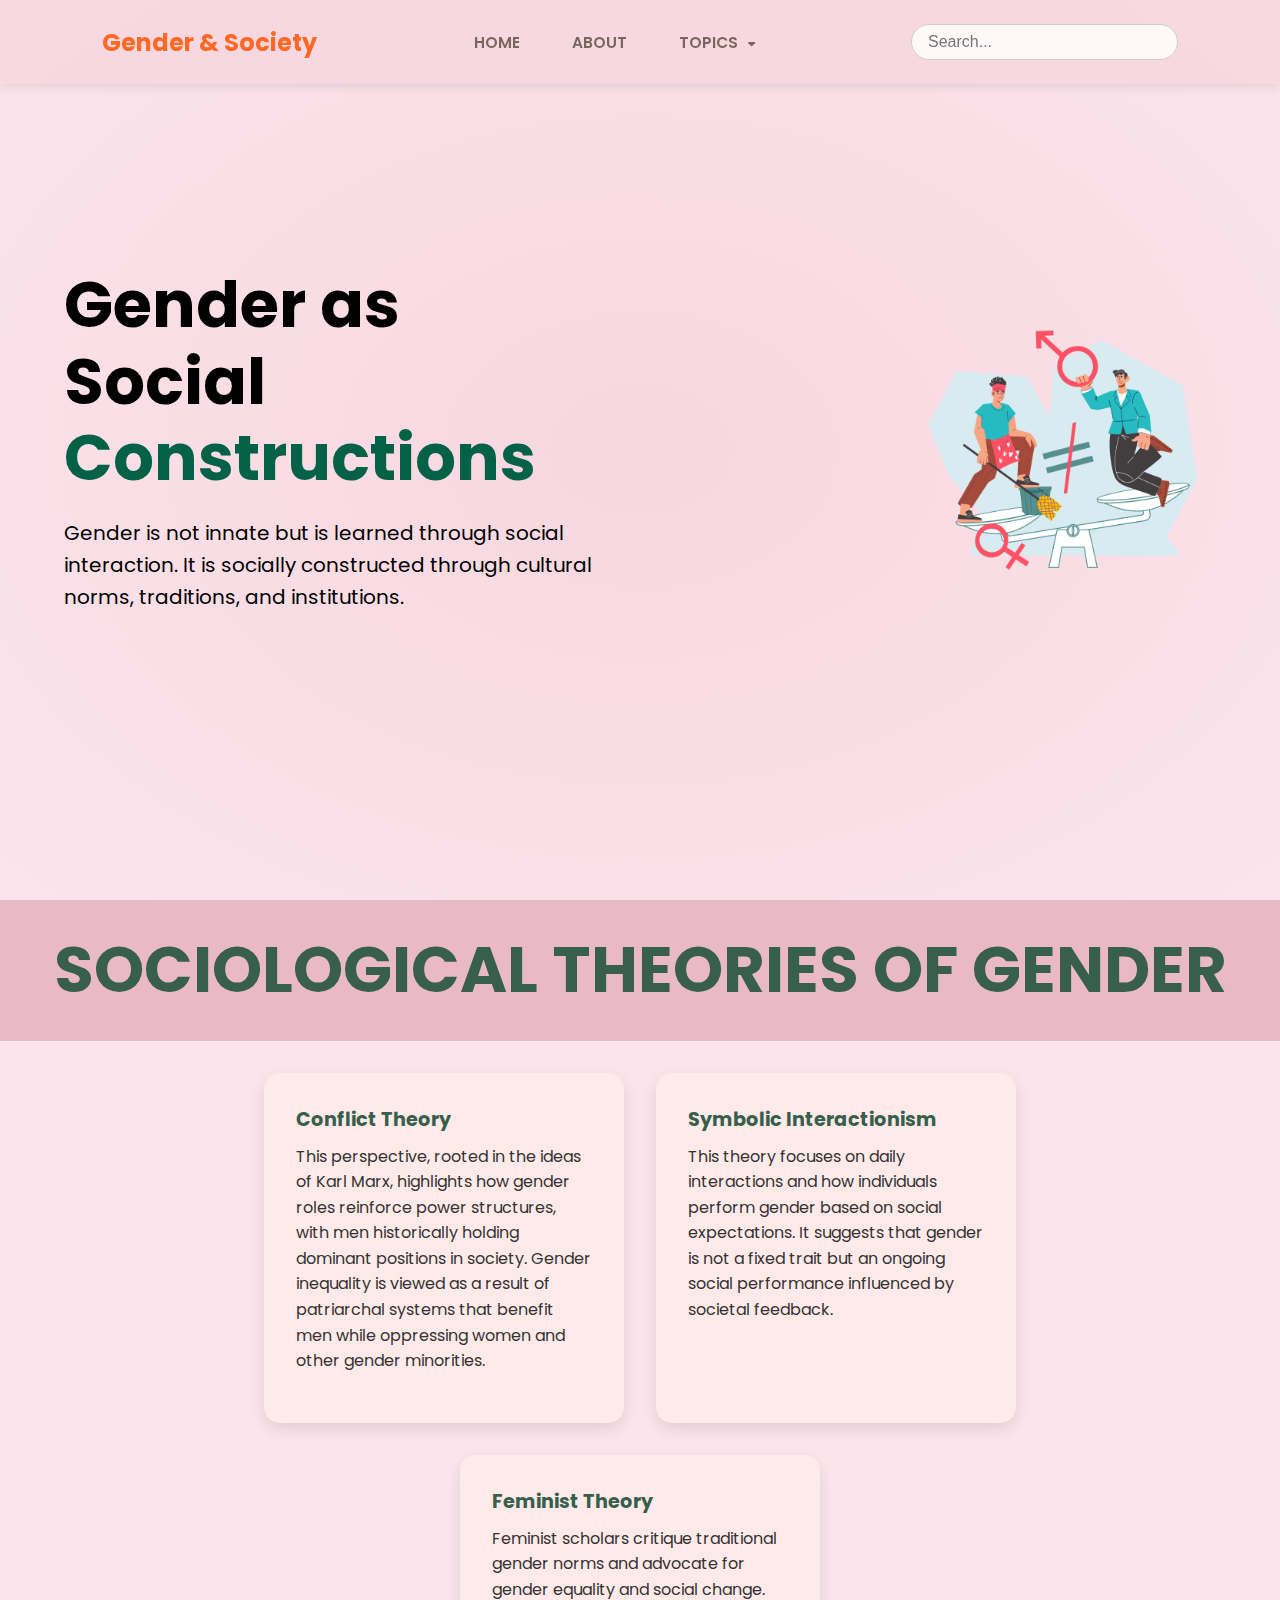
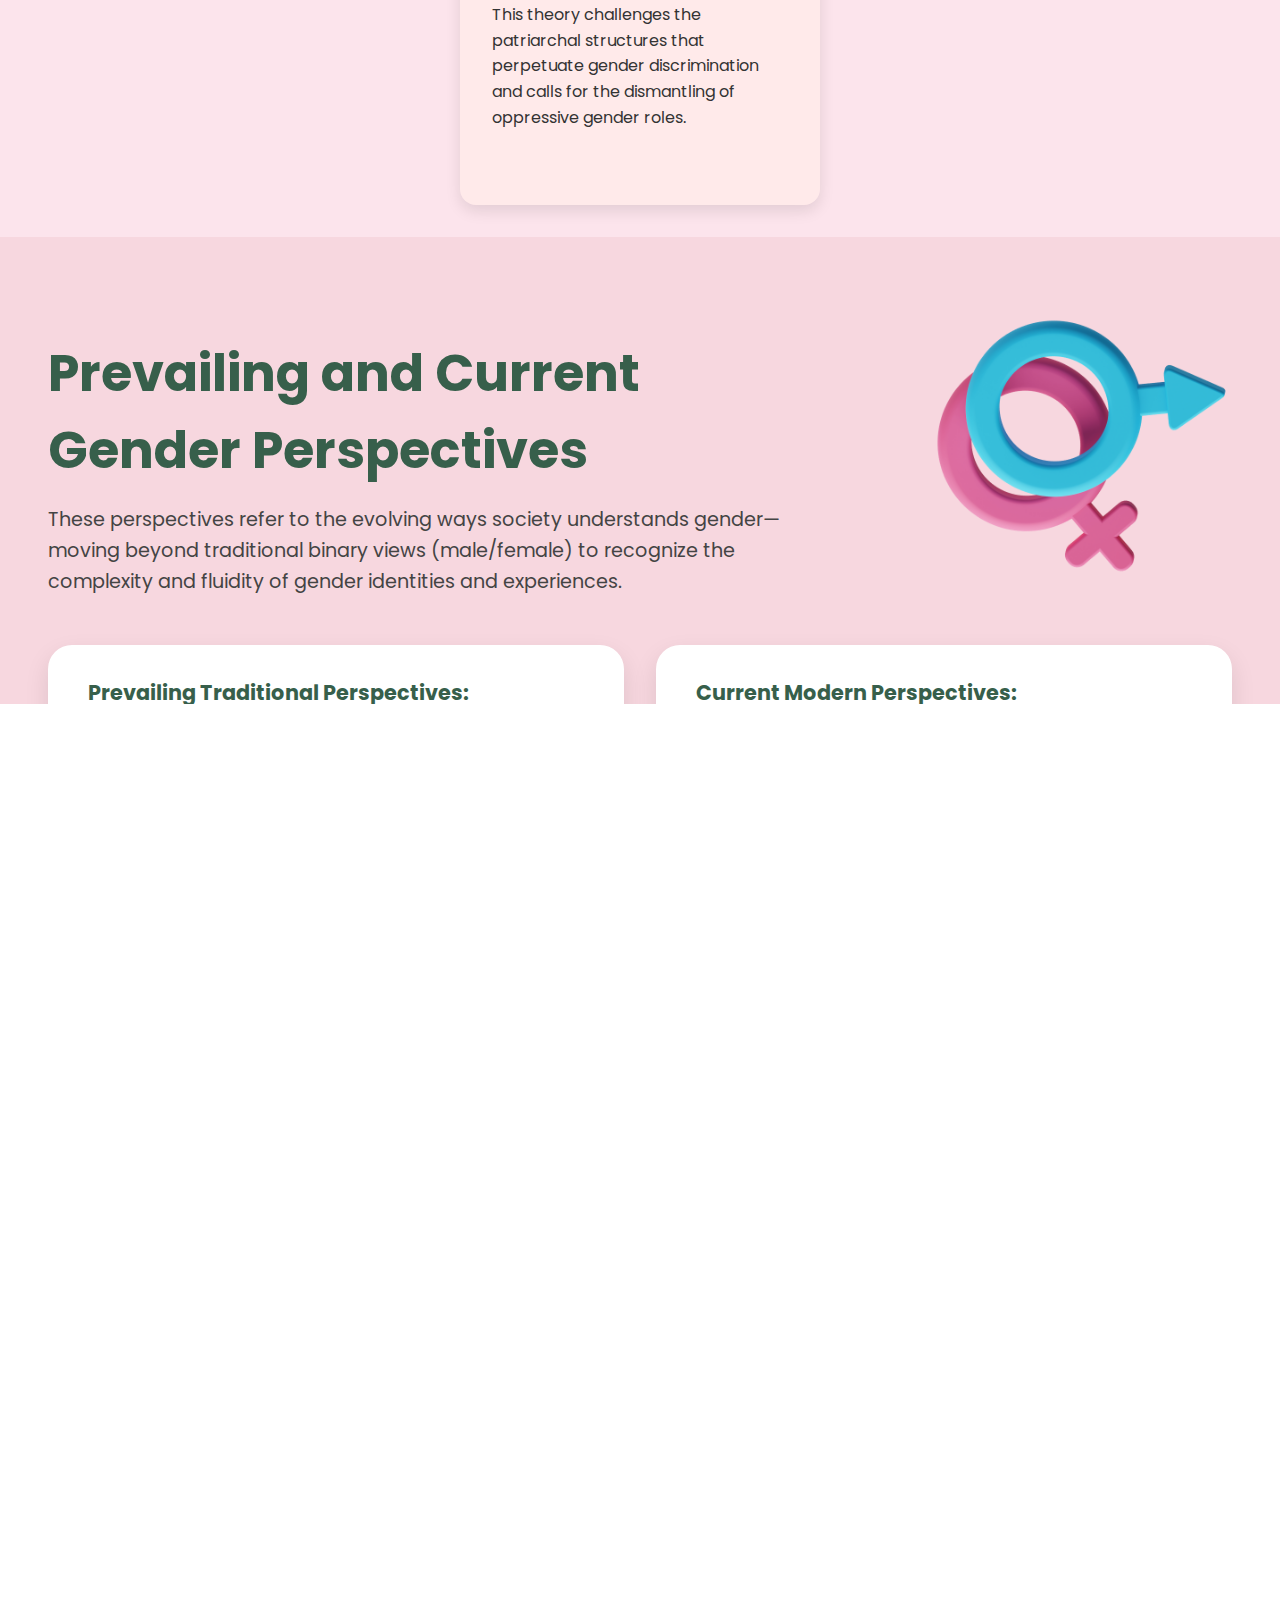
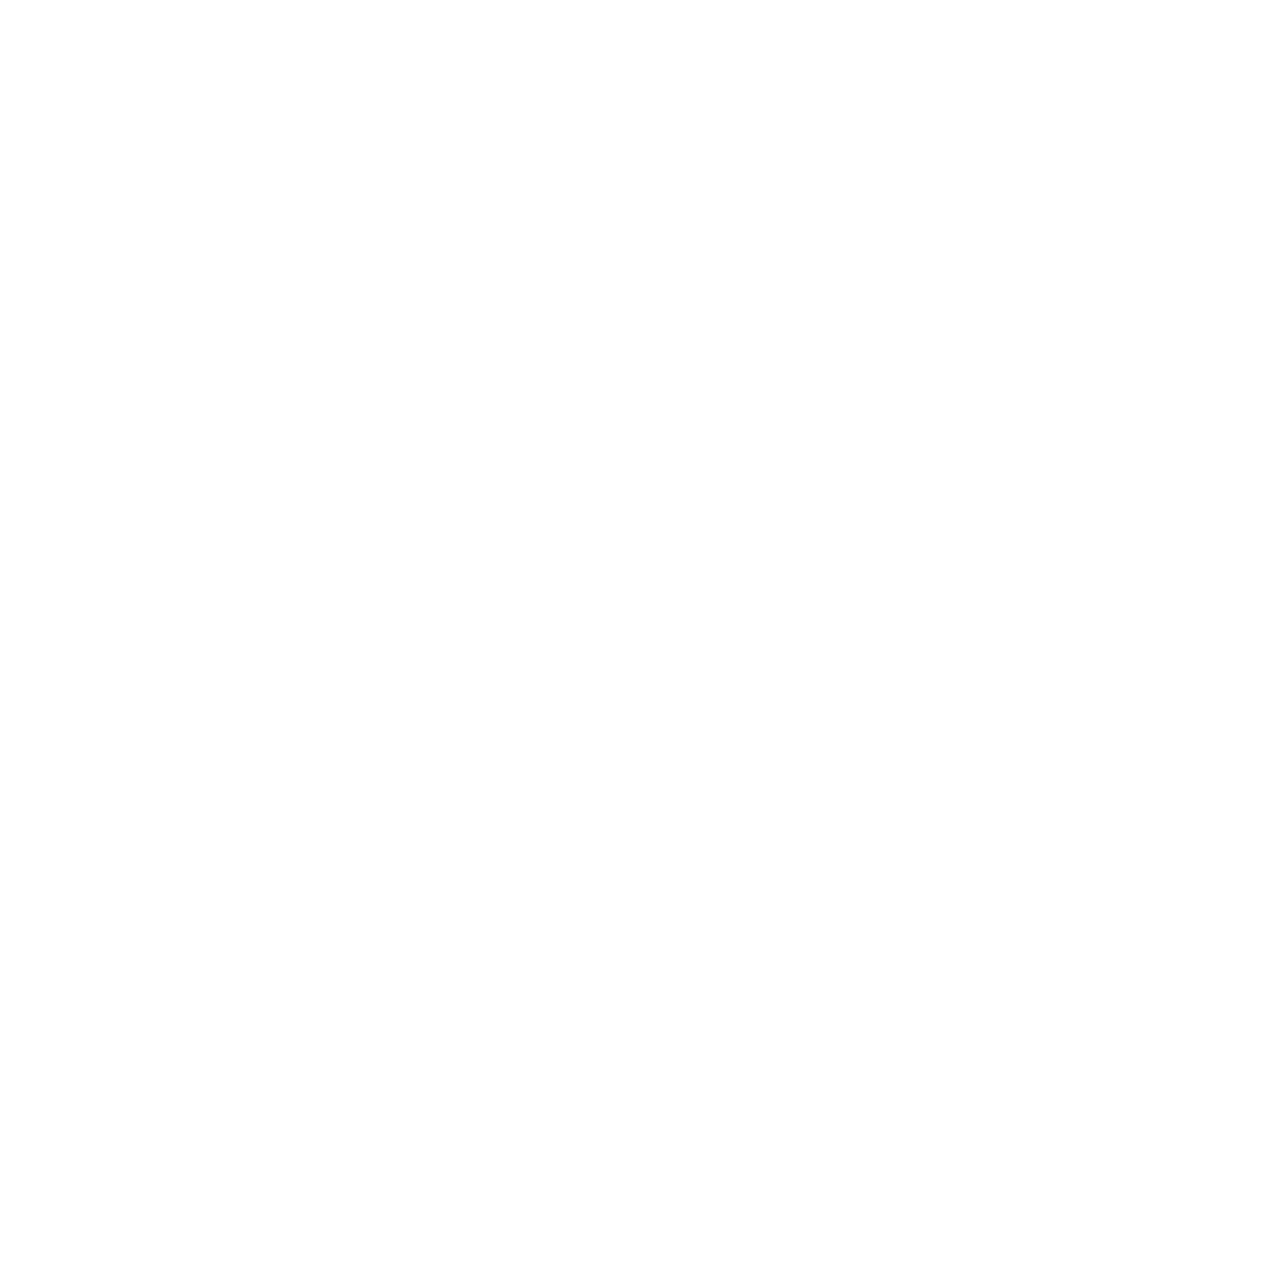
<file: construct.html>
<!DOCTYPE html>
<html lang="en">
<head>
    <meta charset="UTF-8">
    <meta name="viewport" content="width=device-width, initial-scale=1.0">
    <title>Social Construction</title>
    <style>
      /* Dropdown styles for navbar */
     .navbar-links li {
        position: relative; /* IMPORTANT: Make li the positioning context */
      }

      .navbar-links a {
        border-radius: 8px;
        transition: background-color 0.25s ease;
      }

      .navbar-links a:hover,
      .navbar-links a:focus {
        background-color: #e0e7ff;
        outline: none;
      }

      /* Dropdown container */
      .dropdown {
        position: absolute;
        top: 120%;
        left: 0;
        background: white;
        border-radius: 12px;
        box-shadow: 0 6px 12px rgba(0, 0, 0, 0.1);
        padding: 12px 0;
        min-width: 180px;
        opacity: 0;
        visibility: hidden;
        transform: translateY(10px);
        transition: opacity 0.2s ease, transform 0.2s ease, visibility 0.2s;
        z-index: 1000;
      }

      /* Show dropdown on hover */
      .navbar-links li:hover > .dropdown,
      .navbar-links li:focus-within > .dropdown {
        opacity: 1;
        visibility: visible;
        transform: translateY(0);
      }

      /* Dropdown links */
      .dropdown li {
        list-style: none;
      }

      .dropdown li a {
        display: block;
        padding: 10px 20px;
        font-weight: 500;
        color: #333;
        white-space: nowrap;
        font-family: 'Raleway', sans-serif;
      }

      .dropdown li a:hover,
      .dropdown li a:focus {
        background-color: #c7d2fe;
        color: #1e3a8a;
        outline: none;
        border-radius: 8px;
      }

      /* Dropdown arrow icon next to TOPICS */
      .dropdown-arrow {
        margin-left: 6px;
        font-size: 0.75em;
        transition: transform 0.3s ease;
      }

      /* Rotate arrow on hover */
      .navbar-links li:hover > a > .dropdown-arrow,
      .navbar-links li:focus-within > a > .dropdown-arrow {
        transform: rotate(180deg);
      }

      /* Responsive adjustments */
      @media (max-width: 640px) {
        .navbar-links {
          flex-direction: column;
          gap: 12px;
        }
        /* For mobile, dropdown should be toggleable (JS needed) - fallback */
        .dropdown {
          position: static;
          opacity: 1 !important;
          visibility: visible !important;
          transform: translateY(0) !important;
          box-shadow: none;
          padding: 0;
          background: transparent;
          min-width: auto;
        }
        .dropdown li a {
          padding-left: 32px;
        }
        .dropdown-arrow {
          display: none;
        }
      }
    </style>
    <link rel="stylesheet" href="construct.css">
    <link rel="preconnect" href="https://fonts.googleapis.com">
    <link rel="preconnect" href="https://fonts.gstatic.com" crossorigin>
    <link rel="stylesheet" href="https://cdnjs.cloudflare.com/ajax/libs/font-awesome/6.0.0-beta3/css/all.min.css">
    <link href="https://fonts.googleapis.com/css2?family=Playfair+Display:ital,wght@0,400..900;1,400..900&family=Raleway:ital,wght@0,100..900;1,100..900&display=swap" rel="stylesheet">
    <link href="https://fonts.googleapis.com/css2?family=Poppins:wght@400;600;700&display=swap" rel="stylesheet">
</head>
<body>
    <div class="page-container">
        <nav class="navbar">
    <div class="navbar-brand">
      <a href="#home">Gender &amp; Society</a>
    </div>
    <ul class="navbar-links">
      <li><a href="index.html">HOME</a></li>
      <li><a href="index.html#about">ABOUT</a></li>
      <li tabindex="0">
        <a aria-haspopup="true" aria-expanded="false" aria-controls="topics-dropdown">
          TOPICS
          <i class="fas fa-caret-down dropdown-arrow" aria-hidden="true"></i>
        </a>
        <ul class="dropdown" id="topics-dropdown" role="menu" aria-label="Topics submenu">
          <li role="none">
            <a role="menuitem" href="society.html">Society</a>
          </li>
          <li role="none">
            <a role="menuitem" href="gender.html">Gender</a>
          </li>
          <li role="none">
            <a role="menuitem" href="construct.html">Gender As Social Construction</a>
          </li>
          <li role="none">
            <a role="menuitem" href="family.html">Gender and Family</a>
          </li>
          <li role="none">
            <a role="menuitem" href="workplace.html">Gender in the Workplace</a>
          </li>
          <li role="none">
            <a role="menuitem" href="academe.html">Gender and The Academe</a>
          </li>
          <li role="none">
            <a role="menuitem" href="mass-media.html">Mass Media in a Gendered Society</a>
          </li>
          <li role="none">
            <a role="menuitem" href="church.html">Gender and Development in the Church</a>
          </li>
          <li role="none">
            <a role="menuitem" href="politics.html">Gender and Politics</a>
          </li>
          <li role="none">
            <a role="menuitem" href="violence.html">Gender and Violence</a>
          </li>
          
        </ul>
      </li>
    </ul>
    <div class="search-box">
      <input type="text" placeholder="Search..." />
      <button type="submit" aria-label="Search"></button>
    </div>
  </nav>
    </div>
    <div class="section-society" id="home"> 
        <div class="content-title"> 
            <h1>Gender as</h1>
            <h1>Social</h1>
            <h1><span class="highlight-green">Constructions</span></h1>
            <div class="content-text">
                <p>Gender is not innate but is learned through social interaction. It is socially constructed through cultural norms, traditions, and institutions.</p>
            </div>
        </div>
        
        <div class="image-container">
            <img src="images/construct.png" alt="Image">
        </div>
    </div>
    <section class="scroll-section">
        <div class="title-bar">
            <h1>
                <span class="highlight">SOCIOLOGICAL THEORIES OF GENDER</span>
            </h1>
        </div>
    </section>

    <div class="theories-section">
        <div class="theories-cards">
            <div class="theories-card">
                <div class="theories-text">
                    <p><strong>Conflict Theory</strong> This perspective, rooted in the ideas of Karl Marx, highlights how gender roles reinforce power structures, with men historically holding dominant positions in society. Gender inequality is viewed as a result of patriarchal systems that benefit men while oppressing women and other gender minorities.</p>
                </div>
            </div>

            <div class="theories-card">
                <div class="theories-text">
                    <p><strong>Symbolic Interactionism</strong> This theory focuses on daily interactions and how individuals perform gender based on social expectations. It suggests that gender is not a fixed trait but an ongoing social performance influenced by societal feedback.
                    </p>
            </div>
            </div>

            <div class="theories-card">
            <div class="theories-text">
                <p><strong>Feminist Theory</strong> Feminist scholars critique traditional gender norms and advocate for gender equality and social change. This theory challenges the patriarchal structures that perpetuate gender discrimination and calls for the dismantling of oppressive gender roles.
                </p>
            </div>
            </div>
        </div>
    </div>
    <div class="perspective-section">
    <div class="perspective-header">
        <div class="perspective-title">
        <h1><span class="highlight">Prevailing and Current Gender Perspectives</span></h1>
        <p>
            These perspectives refer to the evolving ways society understands gender—
            moving beyond traditional binary views (male/female) to recognize the complexity 
            and fluidity of gender identities and experiences.
        </p>
        </div>
        <div class="perspective-image-container">
        <img src="images/perspective.png" alt="Gender Perspective Icon">
        </div>
    </div>

    <div class="perspective-cards">
        <div class="perspective-card">
        <div class="perspective-text">
            <strong>Prevailing Traditional Perspectives:</strong>
            <ul>
            <li>Gender is binary: only male or female</li>
            <li>Roles are fixed: men as leaders, women as caregivers</li>
            <li>Patriarchal norms dominate</li>
            </ul>
        </div>
        </div>

        <div class="perspective-card">
        <div class="perspective-text">
            <strong>Current Modern Perspectives:</strong>
            <ul>
            <li>Gender is fluid and diverse</li>
            <li>Emphasis on inclusivity</li>
            <li>Rights and empowerment for all identities</li>
            </ul>
        </div>
        </div>
    </div>
    </div>
    <div class="gad-section">
  <div class="gad-header">
    <div class="gad-title">
      <h1><span class="highlight">GAD Mainstreaming in the Philippines</span></h1>
      <p>
        Gender Mainstreaming, or Gender and Development (GAD) Mainstreaming, 
        is the Philippines' main strategy to achieve gender equality across all levels of governance and development. 
        It was globally adopted through the 1995 Beijing Platform for Action 
        and aims to create a gender-responsive society where men and women have equal access, control, 
        and benefit from resources and opportunities.
      </p>
    </div>

    <div class="gad-cards">
      <!-- Horizontal card -->
      <div class="gad-card-horizontal">
        <div class="gad-text">
          <h2><strong>What is the Mainstream?</strong></h2>
          <p>
            The “mainstream” refers to dominant systems, ideas, and institutions that shape
            who gets what in society. Gender mainstreaming ensures that both women and 
            men can influence and benefit from decisions and development equally.
          </p>
        </div>
      </div>

      <!-- Two vertical cards side by side -->
      <div class="gad-card-vertical-container">
        <div class="gad-card-vertical">
          <div class="gad-text">
            <strong>Four Entry Points to GAD Mainstreaming</strong>
            <ul>
              <li>Policies – Issuance of formal statements (e.g., orders, plans) supporting gender equality.</li>
              <li>People – Involvement of stakeholders, including:</li>
              <li>Sponsors – decision-makers (e.g., agency heads)</li>
              <li>Change Agents – GAD Focal Point System members</li>
              <li>Targets – staff and clients who experience the changes</li>
              <li>Advocates – individuals supporting GAD without formal power</li>
              <li>Programs and Projects – Incorporation of GAD in actual activities like gender analysis and advocacy.</li>
              <li>Enabling Mechanisms – Systems and resources (e.g., GAD budget, focal points) that sustain GAD efforts.</li>
            </ul>
          </div>
        </div>

        <div class="gad-card-vertical">
          <div class="gad-text">
            <strong>Levels of Gender Mainstreaming</strong>
            <ul>
              <li>Foundation Formation – Raising awareness and building initial support.</li>
              <li>Installation of Strategic Mechanisms – Establishing structures and tools for GAD implementation.</li>
              <li>GAD Application – Institutionalizing GAD in planning, budgeting, and programs.</li>
              <li>Commitment Enhancement – Sustaining efforts and improving responsiveness.</li>
              <li>Replication and Innovation – Becoming a model GAD institution, sharing practices with others.</li>
            </ul>
          </div>
        </div>
      </div>
    </div>

    <!-- Last row: goal + image -->
    <div class="gad-last-row">
      <div class="gad-last-card">
        <div class="gad-text">
          <h2><strong>Key Goal:</strong></h2>
          <p>
            To transform institutions and ensure gender concerns
            become central to all aspects of planning, policy, 
            and implementation—not just side issues.
          </p>
        </div>
      </div>

      <div class="image-container">
        <img src="images/keygoal.png" alt="Image">
      </div>
    </div>
  </div>
</div>
    <div class="footer">
</div>
</file>
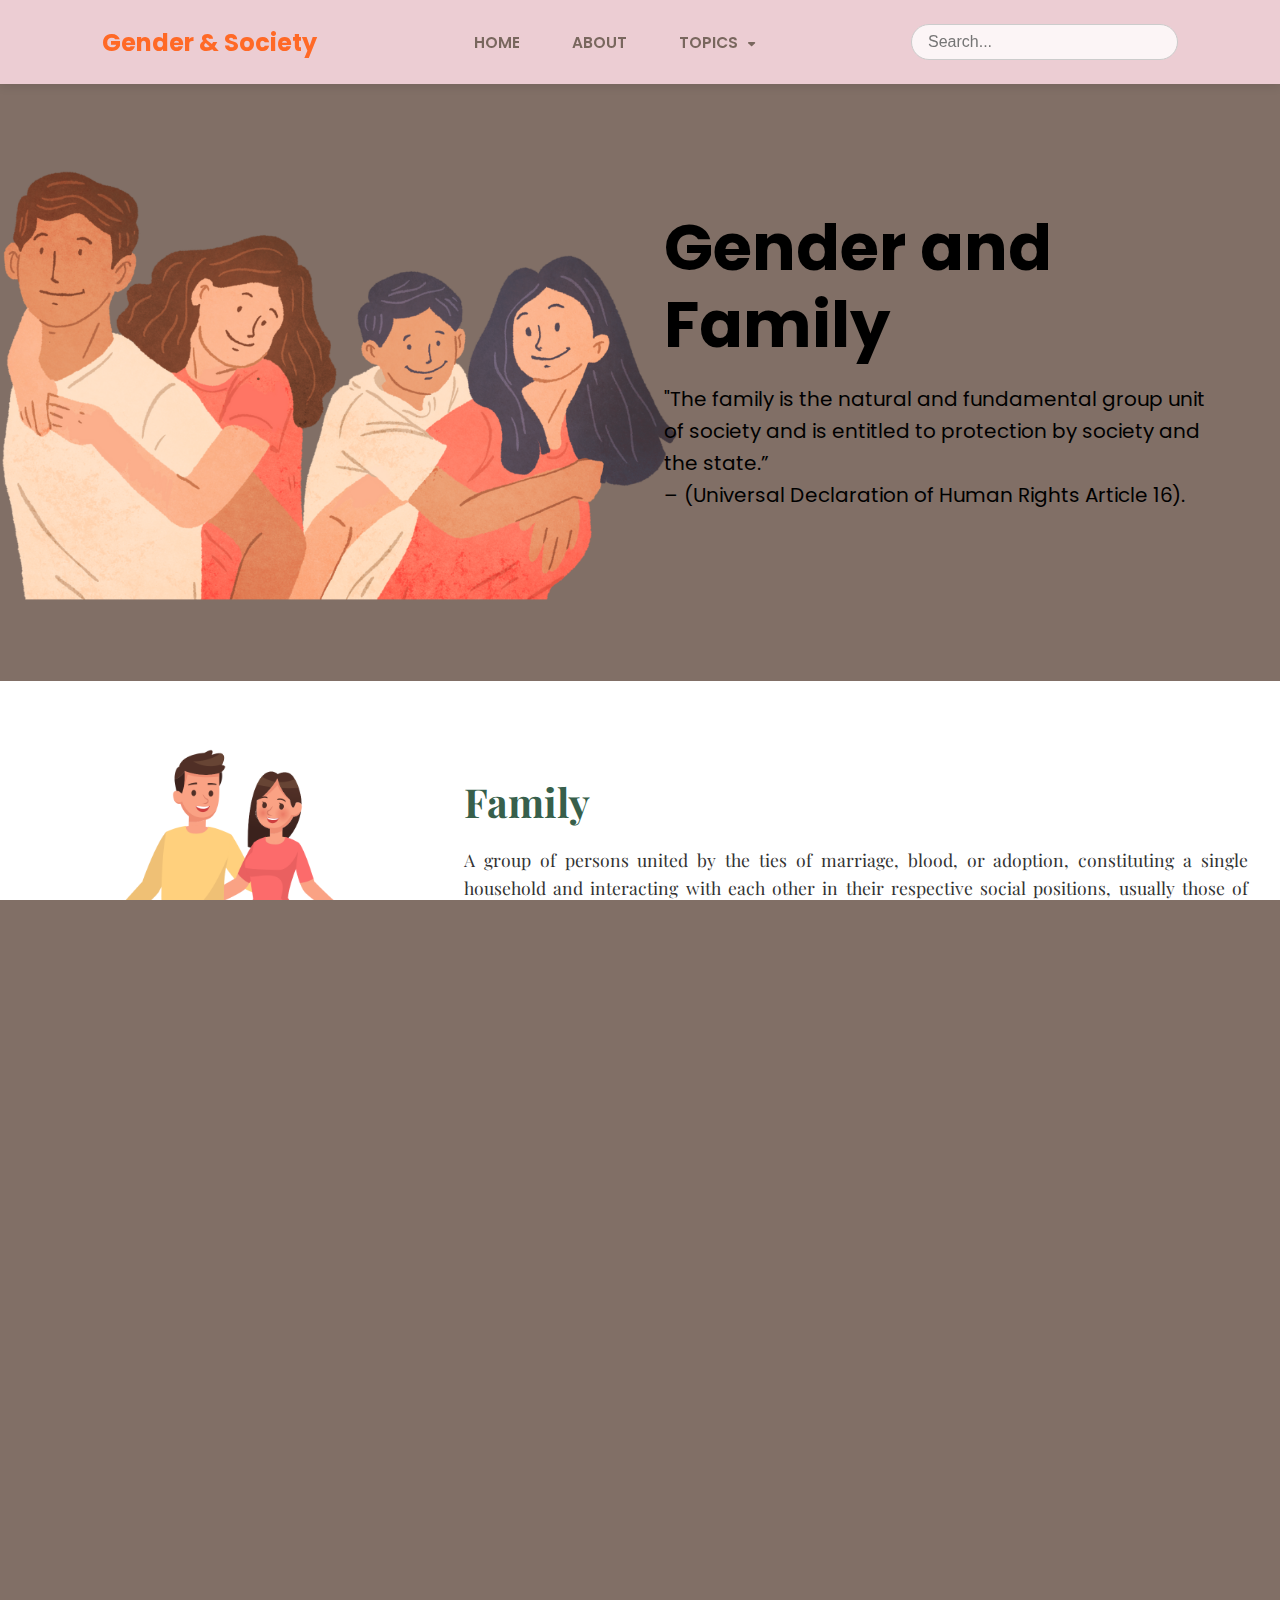
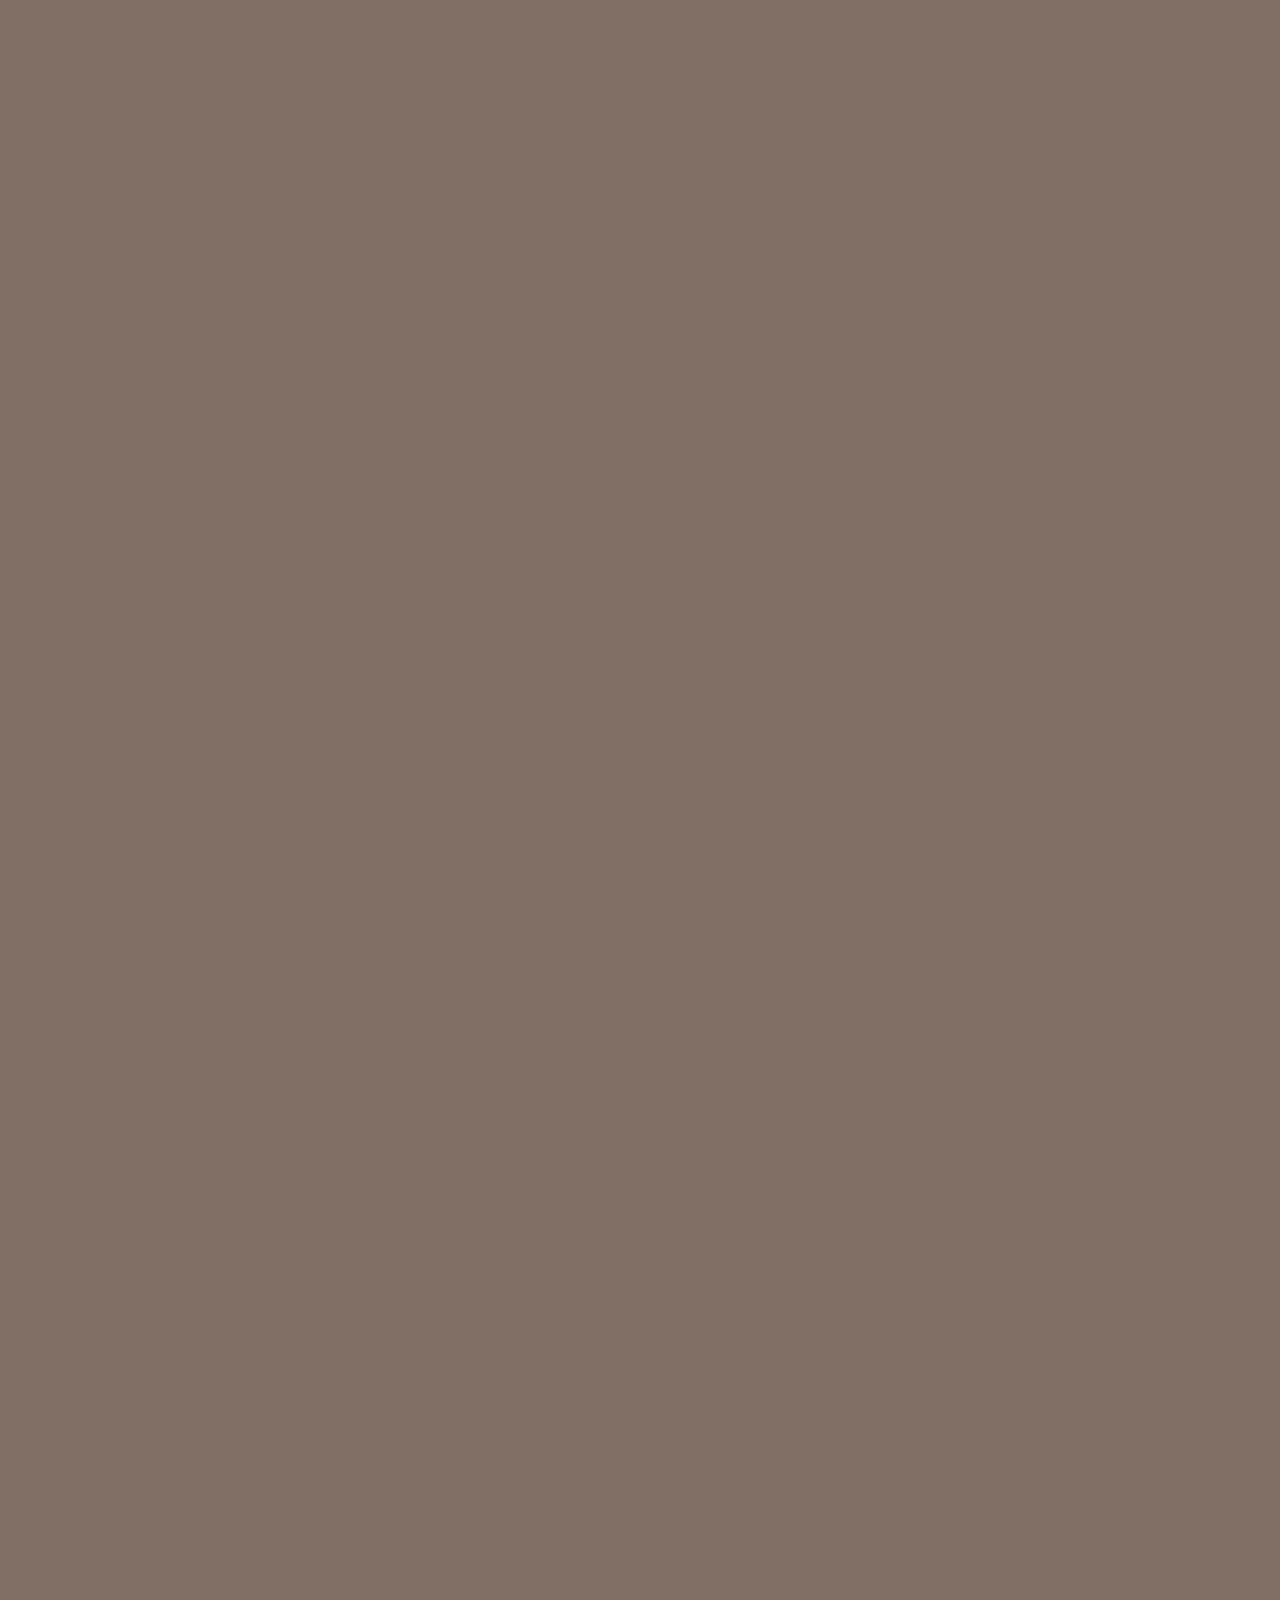
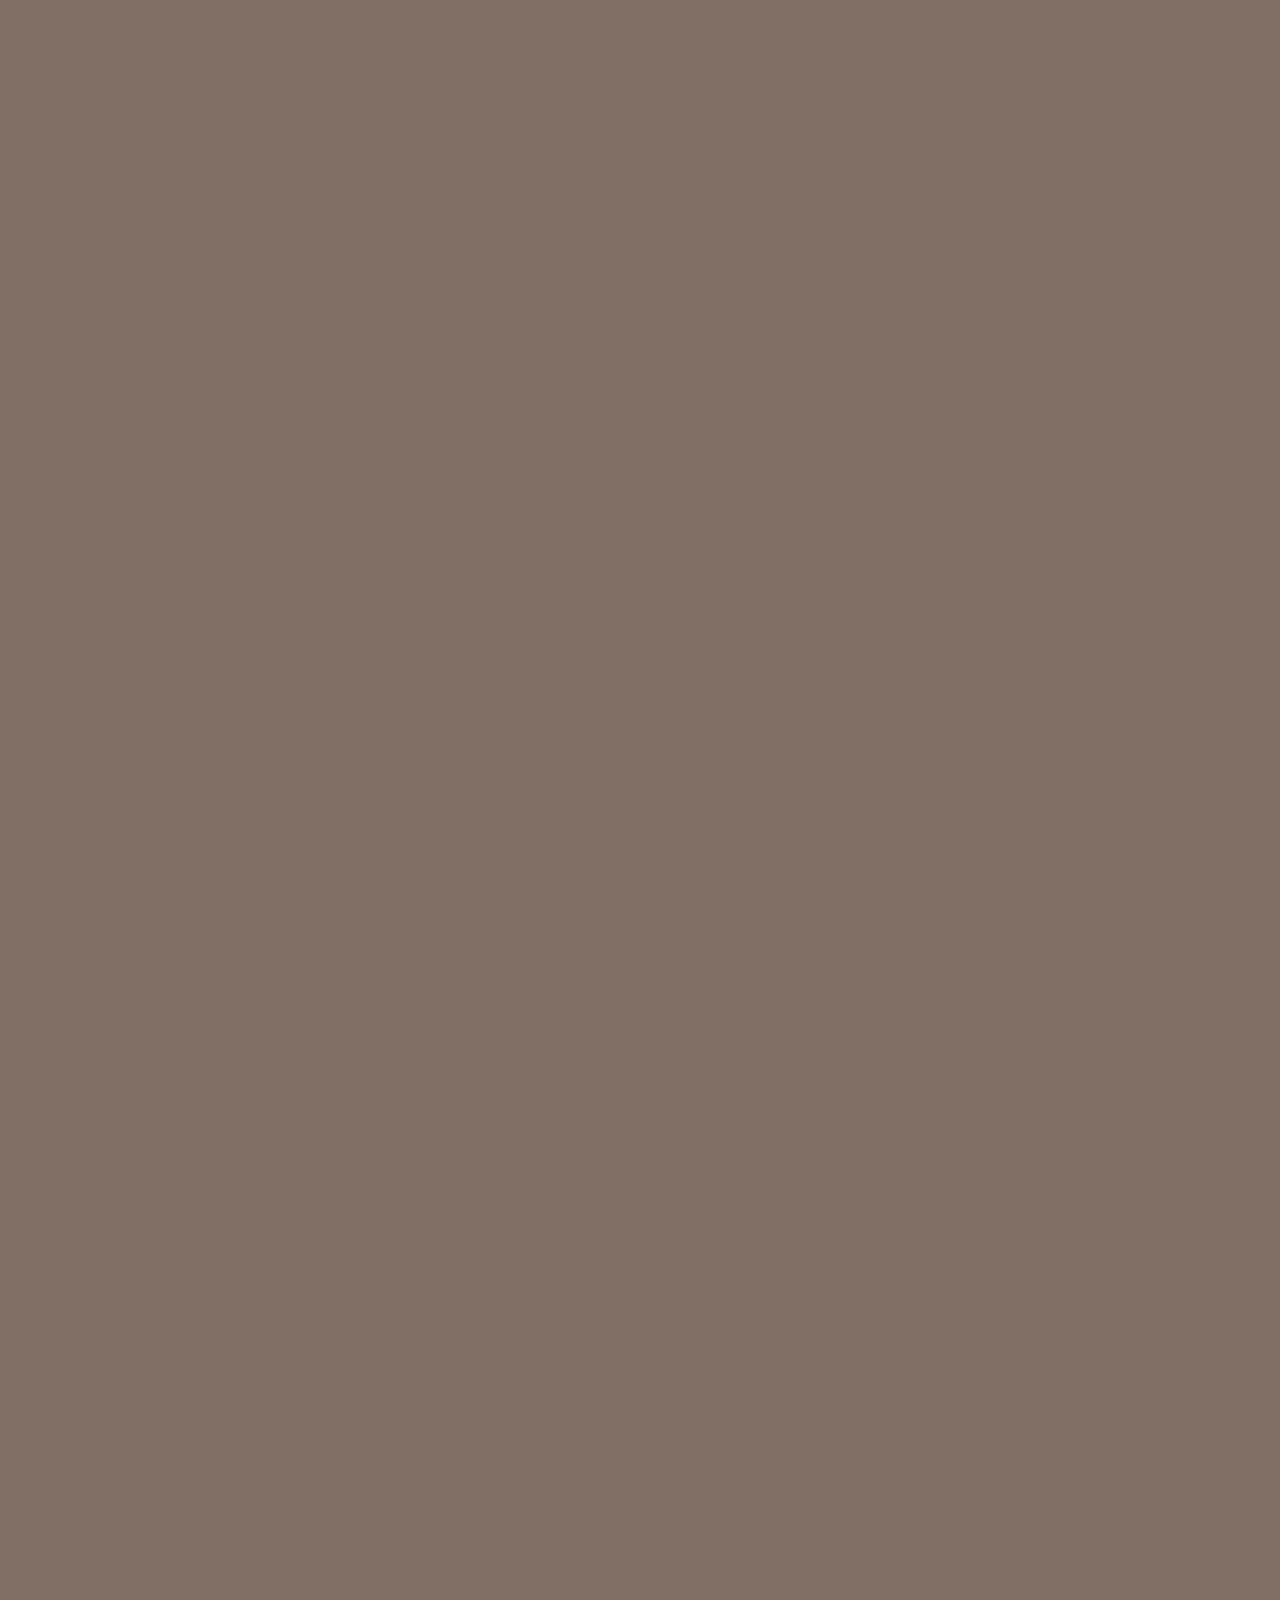
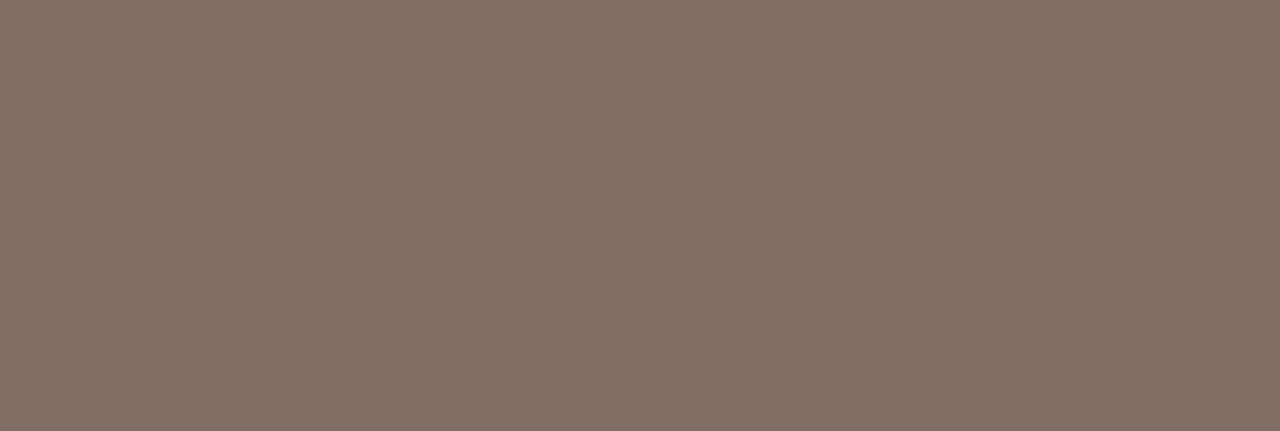
<file: family.html>
<!DOCTYPE html>
<html lang="en">
<head>
  <meta charset="UTF-8" />
  <meta name="viewport" content="width=device-width, initial-scale=1.0"/>
  <title>Social Construction</title>
  <style>
      /* Dropdown styles for navbar */
     .navbar-links li {
        position: relative; /* IMPORTANT: Make li the positioning context */
      }

      .navbar-links a {
        border-radius: 8px;
        transition: background-color 0.25s ease;
      }

      .navbar-links a:hover,
      .navbar-links a:focus {
        background-color: #e0e7ff;
        outline: none;
      }

      /* Dropdown container */
      .dropdown {
        position: absolute;
        top: 120%;
        left: 0;
        background: white;
        border-radius: 12px;
        box-shadow: 0 6px 12px rgba(0, 0, 0, 0.1);
        padding: 12px 0;
        min-width: 180px;
        opacity: 0;
        visibility: hidden;
        transform: translateY(10px);
        transition: opacity 0.2s ease, transform 0.2s ease, visibility 0.2s;
        z-index: 1000;
      }

      /* Show dropdown on hover */
      .navbar-links li:hover > .dropdown,
      .navbar-links li:focus-within > .dropdown {
        opacity: 1;
        visibility: visible;
        transform: translateY(0);
      }

      /* Dropdown links */
      .dropdown li {
        list-style: none;
      }

      .dropdown li a {
        display: block;
        padding: 10px 20px;
        font-weight: 500;
        color: #333;
        white-space: nowrap;
        font-family: 'Raleway', sans-serif;
      }

      .dropdown li a:hover,
      .dropdown li a:focus {
        background-color: #c7d2fe;
        color: #1e3a8a;
        outline: none;
        border-radius: 8px;
      }

      /* Dropdown arrow icon next to TOPICS */
      .dropdown-arrow {
        margin-left: 6px;
        font-size: 0.75em;
        transition: transform 0.3s ease;
      }

      /* Rotate arrow on hover */
      .navbar-links li:hover > a > .dropdown-arrow,
      .navbar-links li:focus-within > a > .dropdown-arrow {
        transform: rotate(180deg);
      }

      /* Responsive adjustments */
      @media (max-width: 640px) {
        .navbar-links {
          flex-direction: column;
          gap: 12px;
        }
        /* For mobile, dropdown should be toggleable (JS needed) - fallback */
        .dropdown {
          position: static;
          opacity: 1 !important;
          visibility: visible !important;
          transform: translateY(0) !important;
          box-shadow: none;
          padding: 0;
          background: transparent;
          min-width: auto;
        }
        .dropdown li a {
          padding-left: 32px;
        }
        .dropdown-arrow {
          display: none;
        }
      }
    </style>
  <link rel="stylesheet" href="family.css" />
  <link rel="preconnect" href="https://fonts.googleapis.com" />
  <link rel="preconnect" href="https://fonts.gstatic.com" crossorigin />
  <link rel="stylesheet" href="https://cdnjs.cloudflare.com/ajax/libs/font-awesome/6.5.0/css/all.min.css" />
  <link href="https://fonts.googleapis.com/css2?family=Playfair+Display&family=Raleway&family=Poppins:wght@400;600;700&display=swap" rel="stylesheet" />
</head>
<body>
  <div class="page-container">
     <nav class="navbar">
    <div class="navbar-brand">
      <a href="#home">Gender &amp; Society</a>
    </div>
    <ul class="navbar-links">
      <li><a href="index.html">HOME</a></li>
      <li><a href="index.html#about">ABOUT</a></li>
      <li tabindex="0">
        <a aria-haspopup="true" aria-expanded="false" aria-controls="topics-dropdown">
          TOPICS
          <i class="fas fa-caret-down dropdown-arrow" aria-hidden="true"></i>
        </a>
        <ul class="dropdown" id="topics-dropdown" role="menu" aria-label="Topics submenu">
          <li role="none">
            <a role="menuitem" href="society.html">Society</a>
          </li>
          <li role="none">
            <a role="menuitem" href="gender.html">Gender</a>
          </li>
          <li role="none">
            <a role="menuitem" href="construct.html">Gender As Social Construction</a>
          </li>
          <li role="none">
            <a role="menuitem" href="family.html">Gender and Family</a>
          </li>
          <li role="none">
            <a role="menuitem" href="workplace.html">Gender in the Workplace</a>
          </li>
          <li role="none">
            <a role="menuitem" href="academe.html">Gender and The Academe</a>
          </li>
          <li role="none">
            <a role="menuitem" href="mass-media.html">Mass Media in a Gendered Society</a>
          </li>
          <li role="none">
            <a role="menuitem" href="church.html">Gender and Development in the Church</a>
          </li>
          <li role="none">
            <a role="menuitem" href="politics.html">Gender and Politics</a>
          </li>
          <li role="none">
            <a role="menuitem" href="violence.html">Gender and Violence</a>
          </li>
          
        </ul>
      </li>
    </ul>
    <div class="search-box">
      <input type="text" placeholder="Search..." />
      <button type="submit" aria-label="Search"></button>
    </div>
  </nav>
  </div>

  <div class="section-society" id="home">
    <div class="image-container">
      <img src="images/landing.png" alt="Landing Page Image" />
    </div>

    <div class="content-title">
      <h1>Gender and</h1>
      <h1>Family</h1>
      <div class="content-text">
        <p>
          "The family is the natural and fundamental group unit of society and is entitled to protection by society and the state.”<br />
          – (Universal Declaration of Human Rights Article 16).
        </p>
      </div>
    </div>

    <div class="white-section">
      <div class="flex-container">
        <img src="images/family.png" alt="Family Illustration" class="family-image" />
        <div class="text-content">
          <h2>Family</h2>
          <p>
            A group of persons united by the ties of marriage, blood, or adoption, constituting a single household and interacting with each other in their respective social positions, usually those of spouses, parents, children, and siblings
            <span class="citation">(Barnard & John, 2025).</span>
          </p>
          <p>
            Traditionally, gender was seen as fixed and closely linked to specific roles in the family. Women and men were expected to act according to their gender, shaped by social norms and expectations. This led to distinct and unequal family roles, where men often held authority and women were seen as caregivers.
          </p>
        </div>
      </div>

      <div class="text-content" style="padding: 2rem; text-align: center;">
        <h2>Different Types of Family</h2>
        <ul class="family-types">
          <li><strong>Nuclear Family</strong> – Traditional family unit with two parents raising children.</li>
          <li><strong>Single-Parent Family</strong> – One parent raising children, sometimes with extended family support.</li>
          <li><strong>Extended Family</strong> – Includes multiple generations (grandparents, aunts, uncles) living together.</li>
          <li><strong>Same-Sex Family</strong> – Two parents of the same gender raising children.</li>
          <li><strong>Family Without Children</strong> – Couples choosing not to have kids or unable to have them.</li>
          <li><strong>Stepfamily</strong> – Formed when two separate families merge through remarriage.</li>
          <li><strong>Grandparent Family</strong> – Grandparents raising grandchildren due to parental absence.</li>
          <li><strong>Polyamorous Family</strong> – Multiple parents raising children together in a committed relationship.</li>
        </ul>
      </div>

      <div class="split-section">
        <div class="split-left">
          <h2>Nature and Notion of Family</h2>
          <p>
            Family indeed is the most important universal institution. It is the core of the social structure and fundamental unit of the society because it is from which all other pertinent institutions make society work.
          </p>
          <p>
            The family is a universal and fundamental institution that shapes society. It exists to fulfill biological, emotional, and economic needs. Families are built on:
          </p>
        </div>
        <div class="split-right">
          <p>
            <i class="fas fa-heart icon"></i>
            <strong>Reproductive urge</strong> – To have sexual relationships to form a family and have children.
          </p>
          <p>
            <i class="fas fa-dna icon"></i>
            <strong>Biological needs</strong> – Sexual urges vary; marriage structures this within social norms.
          </p>
          <p>
            <i class="fas fa-coins icon"></i>
            <strong>Economic provision</strong> – Children depend economically and biologically on the family.
          </p>
        </div>
      </div>

      <div class="brown-background">
        <div class="characteristics-horizontal">
          <h1 class="section-title">Characteristics of Family</h1>
          <div class="horizontal-cards">
            <div class="character-card">
              <div class="card-title">Stable Relationships</div>
              <p>Healthy relationships between spouses contribute to family stability.</p>
            </div>
            <div class="character-card">
              <div class="card-title">Care for Children</div>
              <p>Families provide emotional and economic support for children.</p>
            </div>
            <div class="character-card">
              <div class="card-title">Nomenclature System</div>
              <p>Families assign names, maintaining identity across generations.</p>
            </div>
            <div class="character-card">
              <div class="card-title">Household Structure</div>
              <p>A well-organized family typically shares a single household.</p>
            </div>
          </div>
        </div>
      </div>

      <div class="brown-background">
        <div class="nature-wrapper">
          <h2 class="section-title">Nature of Family</h2>
          <div class="nature-card">Universality: Families exist in all societies, shaping human relationships.</div>
          <div class="nature-card">Emotional Basis: Love, affection, and cooperation strengthen family bonds.</div>
          <div class="nature-card">Formative Influence: Parents pass characteristics and values to children.</div>
          <div class="nature-card">Size Limitation: Families are smaller than other social groups, varying between nuclear and joint structures.</div>
          <div class="nature-card">Social Foundation: Families serve as the primary unit in society.</div>
          <div class="nature-card">Responsibility: Parents provide economic and emotional support to children.</div>
        </div>
      </div>

      <section class="theory-section">
        <div class="theory-image">
          <img src="images/family.png" alt="Theoretical Perspective Illustration" />
        </div>
        <div class="theory-text">
          <h2>Theoretical Perspective in Gendered Family</h2>
          <p><strong>Functionalist</strong> – Sees traditional roles (father as provider, mother as caregiver) as necessary for social stability.</p>
          <p><strong>Marxist feminist</strong> – Criticizes how families support capitalism by relying on women’s unpaid labor and reinforcing male dominance.</p>
          <p><strong>Feminist</strong> – Highlights how families socialize members into unequal gender roles that favor men and limit women’s opportunities.</p>
        </div>
      </section>

      <section class="gender-roles-section">
        <h2>Gender Roles in the Family</h2>
        <p>In traditional families, men often dominate due to their financial power. These roles are passed down through generations and reinforced by:</p>
        <div class="icon-row">
          <div class="icon-item">
            <i class="fas fa-tv"></i>
            <span>Media (TV, books)</span>
          </div>
          <div class="icon-item">
            <i class="fas fa-tshirt"></i>
            <span>Clothing and toys</span>
          </div>
          <div class="icon-item">
            <i class="fas fa-book"></i>
            <span>Language and education</span>
          </div>
        </div>
        <div class="gender-brown-rectangle">
          Boys are raised to be leaders, girls to be caregivers. Even today, gendered expectations continue to shape family roles and dynamics.
        </div>
      </section>

      <section class="gradient-section">
        <h2>Power and Authority in Families</h2>
        <p>Power and authority within families are not equally shared. Inequality is often seen in:</p>
        <ul class="icon-list">
          <li><i class="fas fa-gavel"></i> Who makes decisions</li>
          <li><i class="fas fa-broom"></i> Division of household tasks</li>
          <li><i class="fas fa-chart-line"></i> Access to resources and opportunities</li>
        </ul>
        <p>This lack of equality affects both men and women, and addressing it requires inclusive family practices and support for diverse family structures.</p>

        <div class="highlight-box">
          <h2>GAD Mainstreaming in Filipino Family</h2>
          <p>GAD (Gender and Development) Mainstreaming in Filipino families encourages:</p>
          <ul class="icon-list">
            <li><i class="fas fa-people-arrows"></i> Equal participation in parenting, decision-making, and household tasks</li>
            <li><i class="fas fa-book-open"></i> Challenging gender norms through education and policy</li>
            <li><i class="fas fa-child"></i> Promoting rights-based parenting where both sons and daughters are equally valued</li>
          </ul>
        </div>
      </section>
    </div>
  </div>
</body>
</html>
</file>
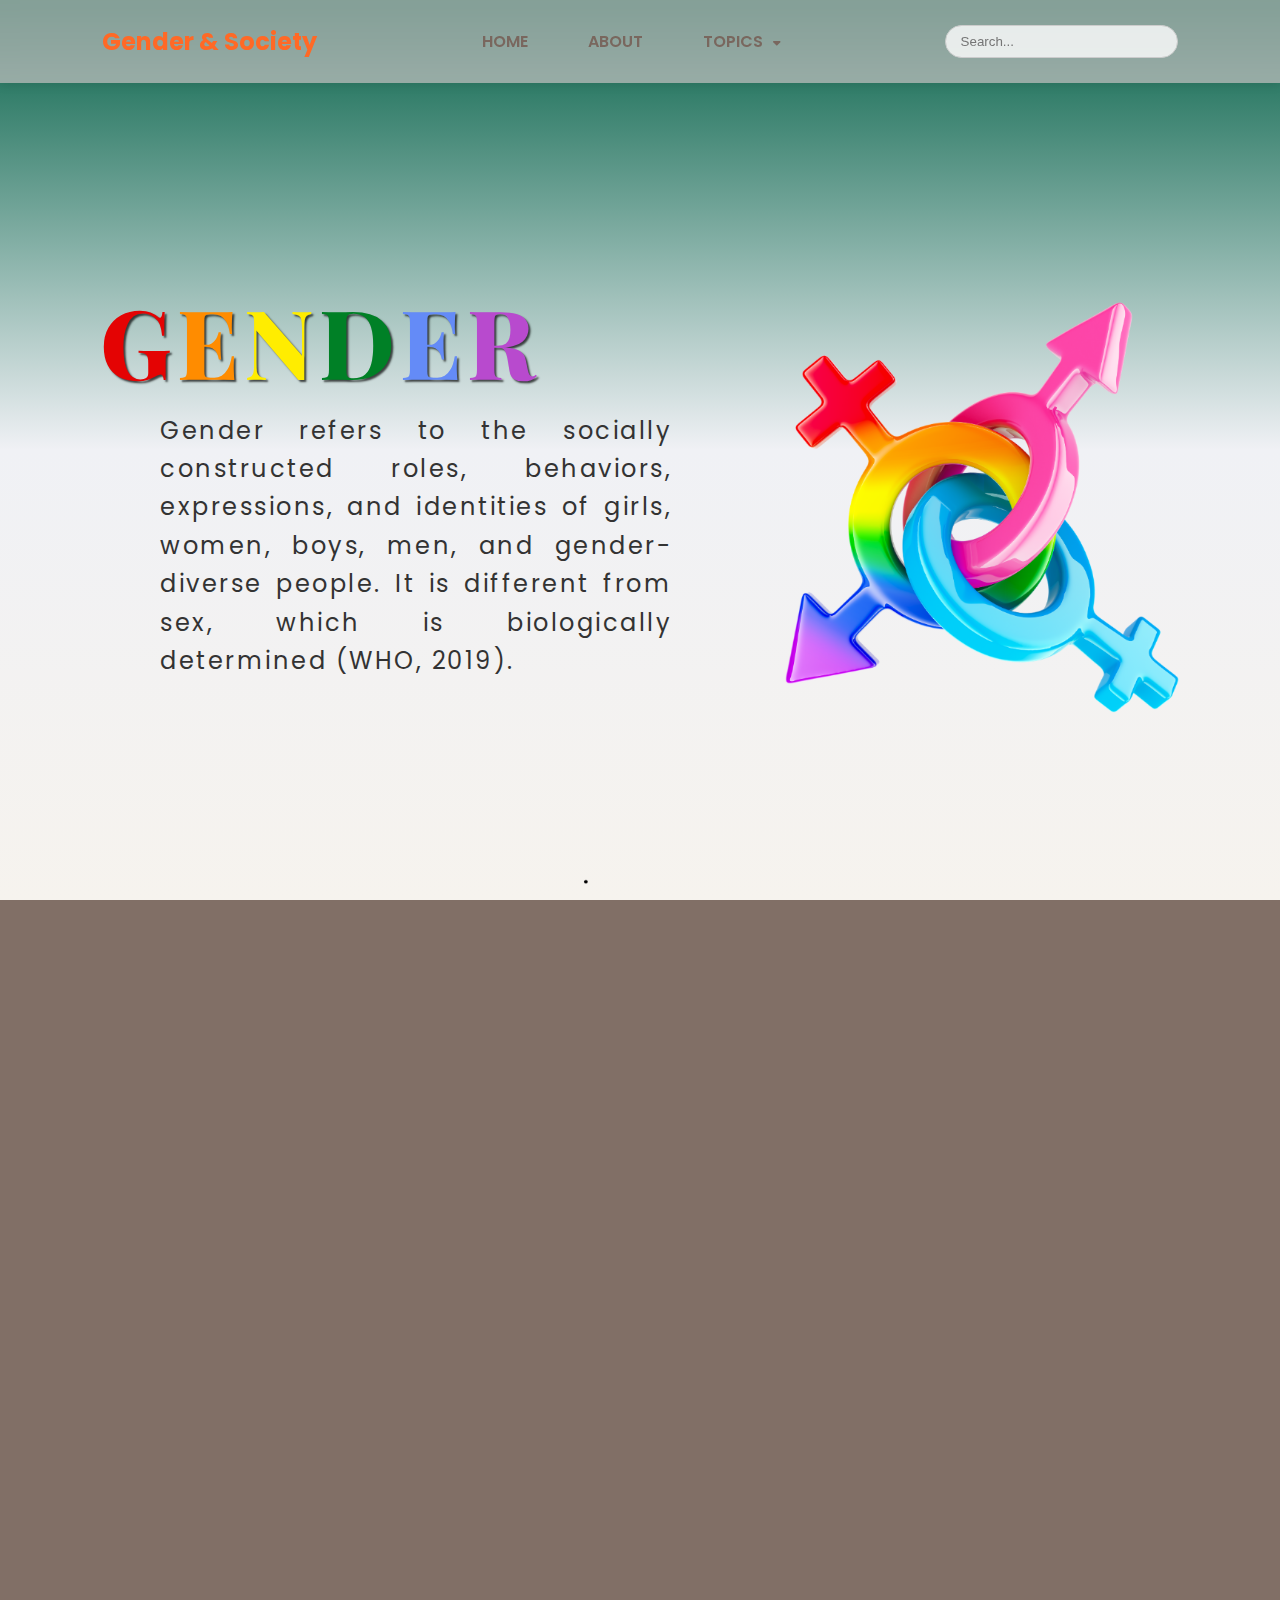
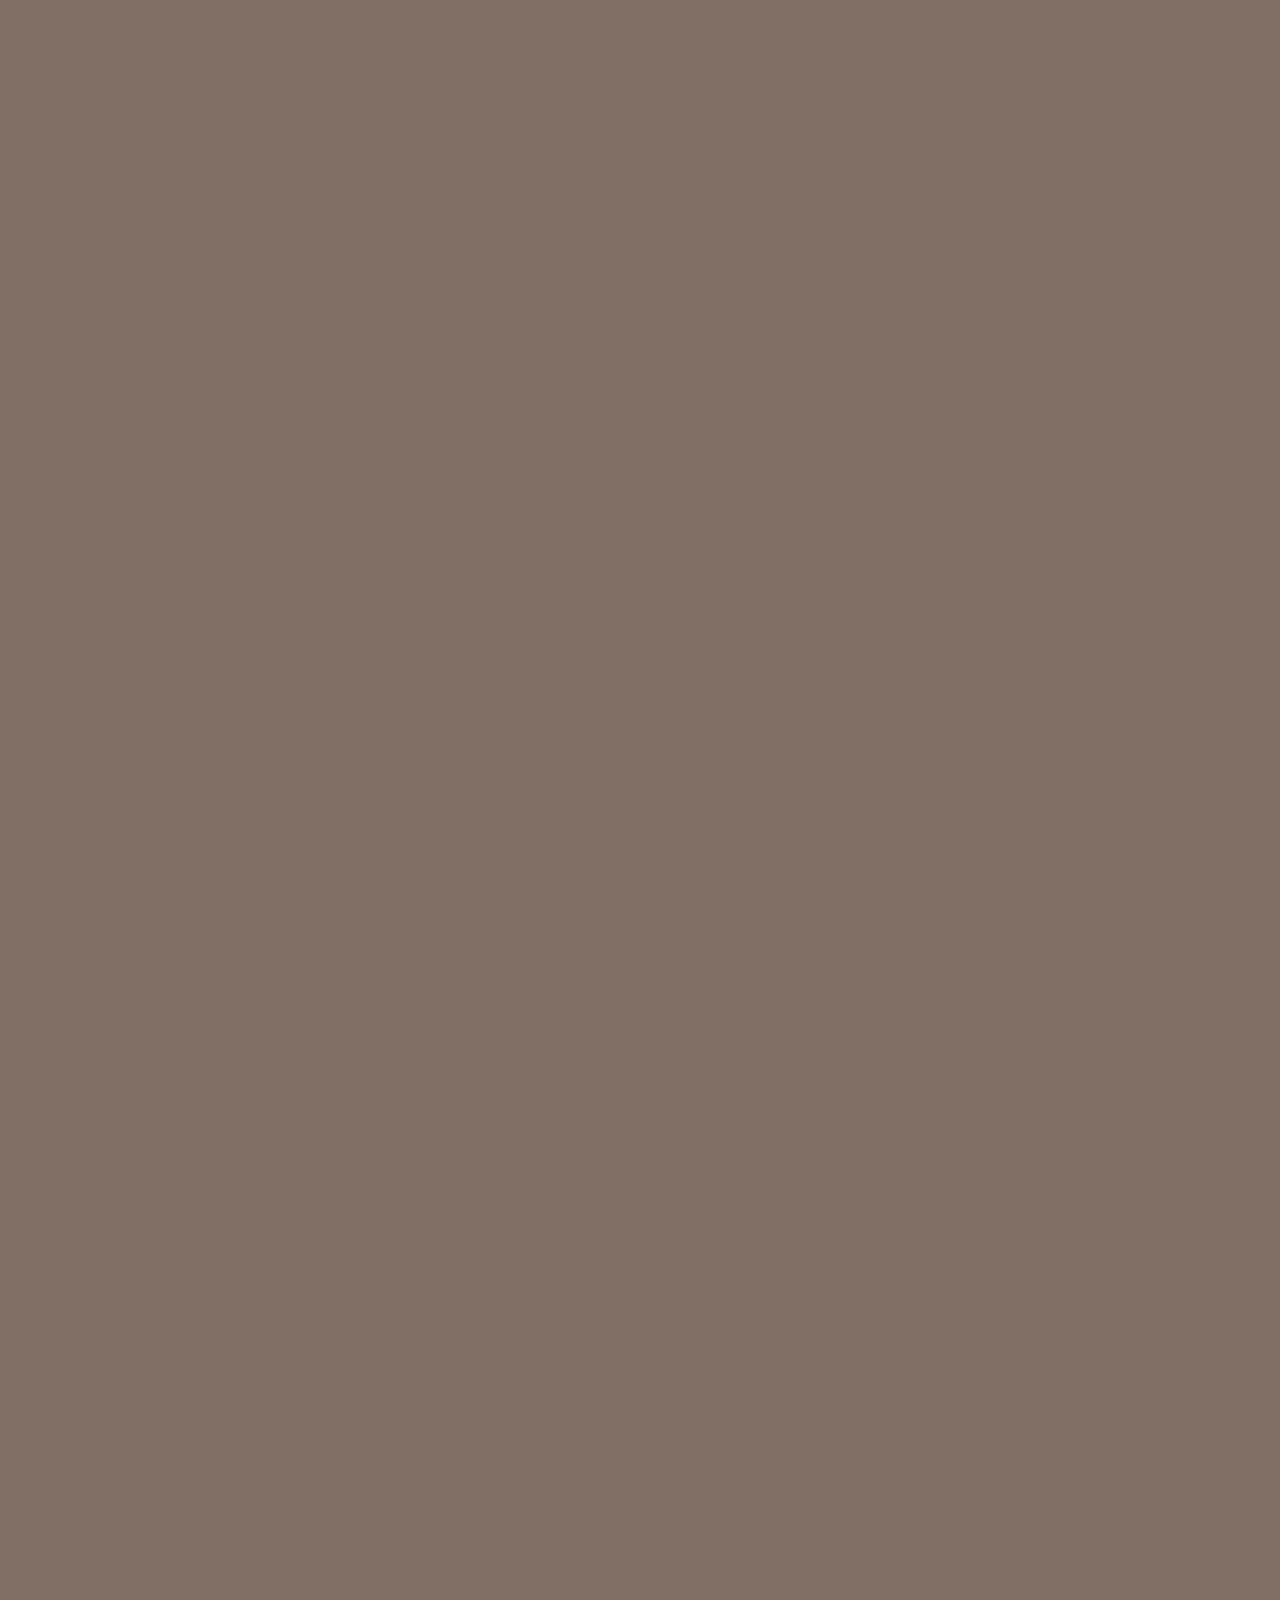
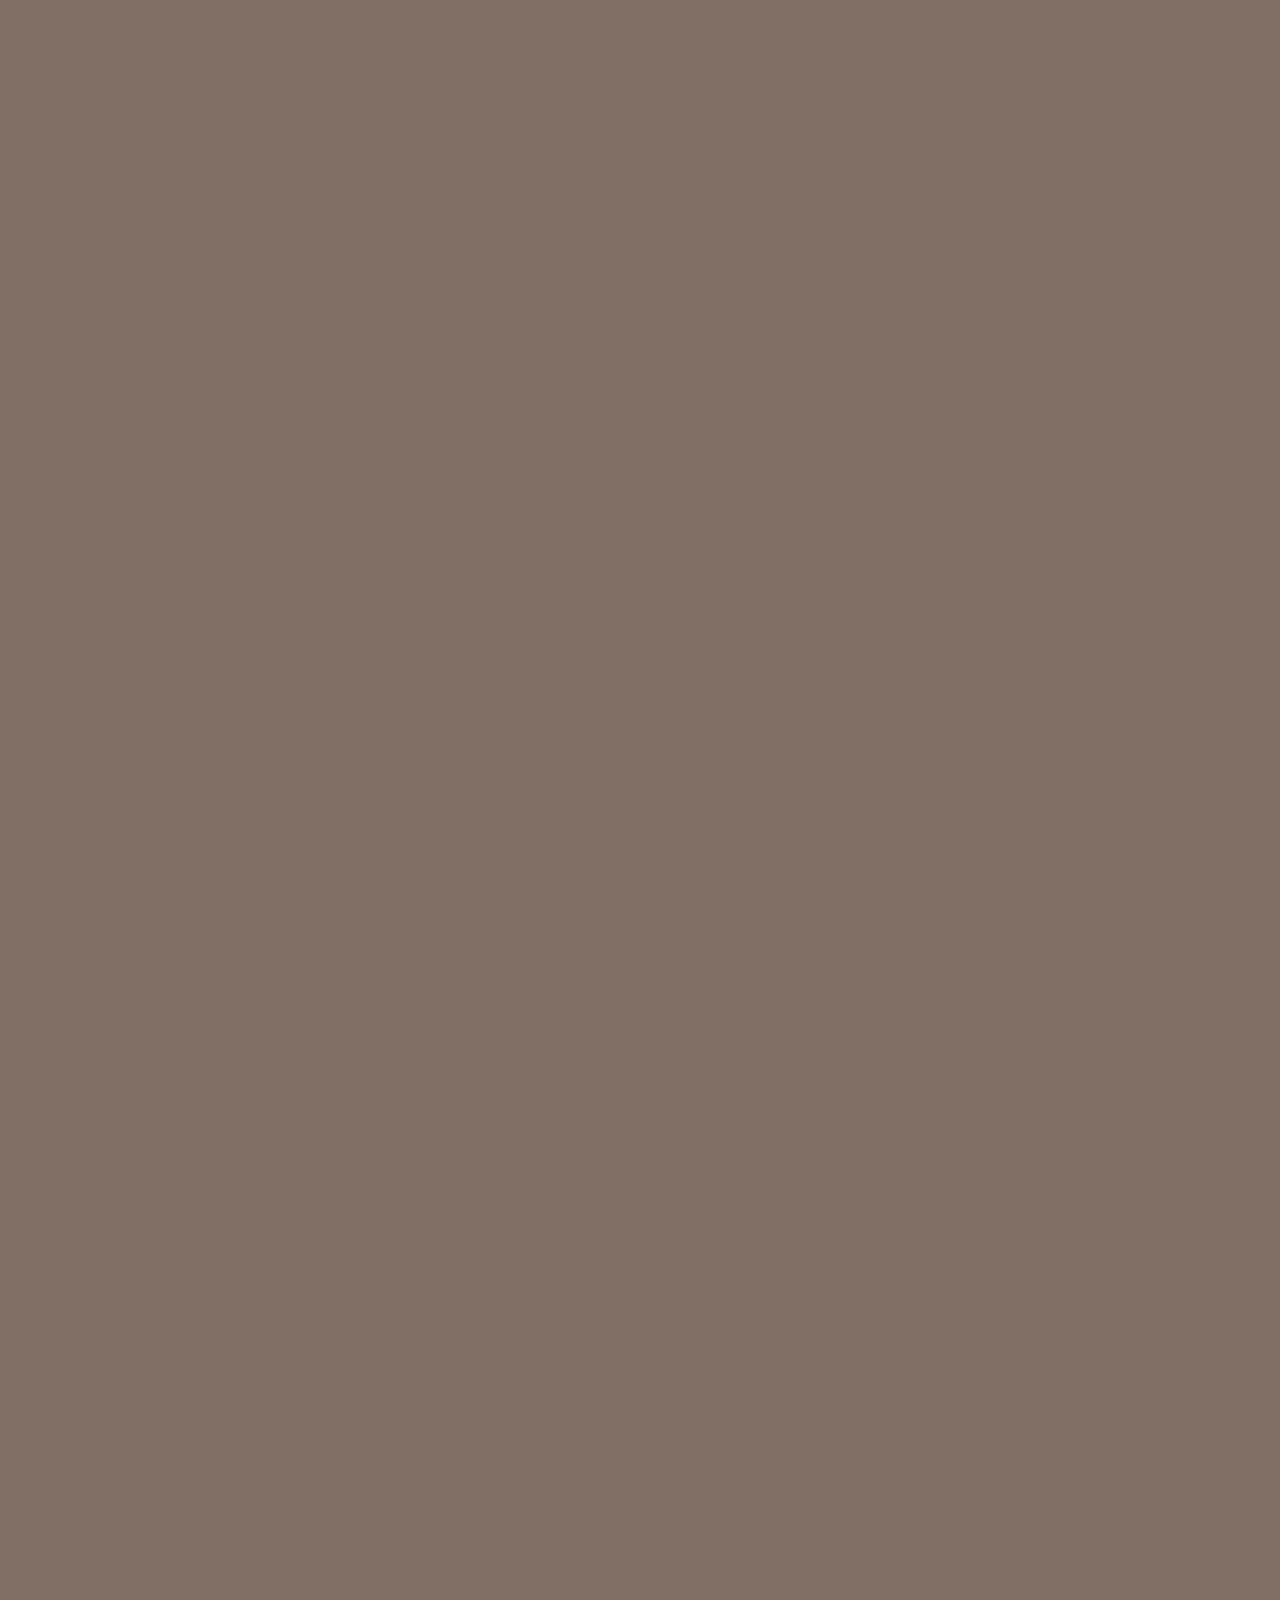
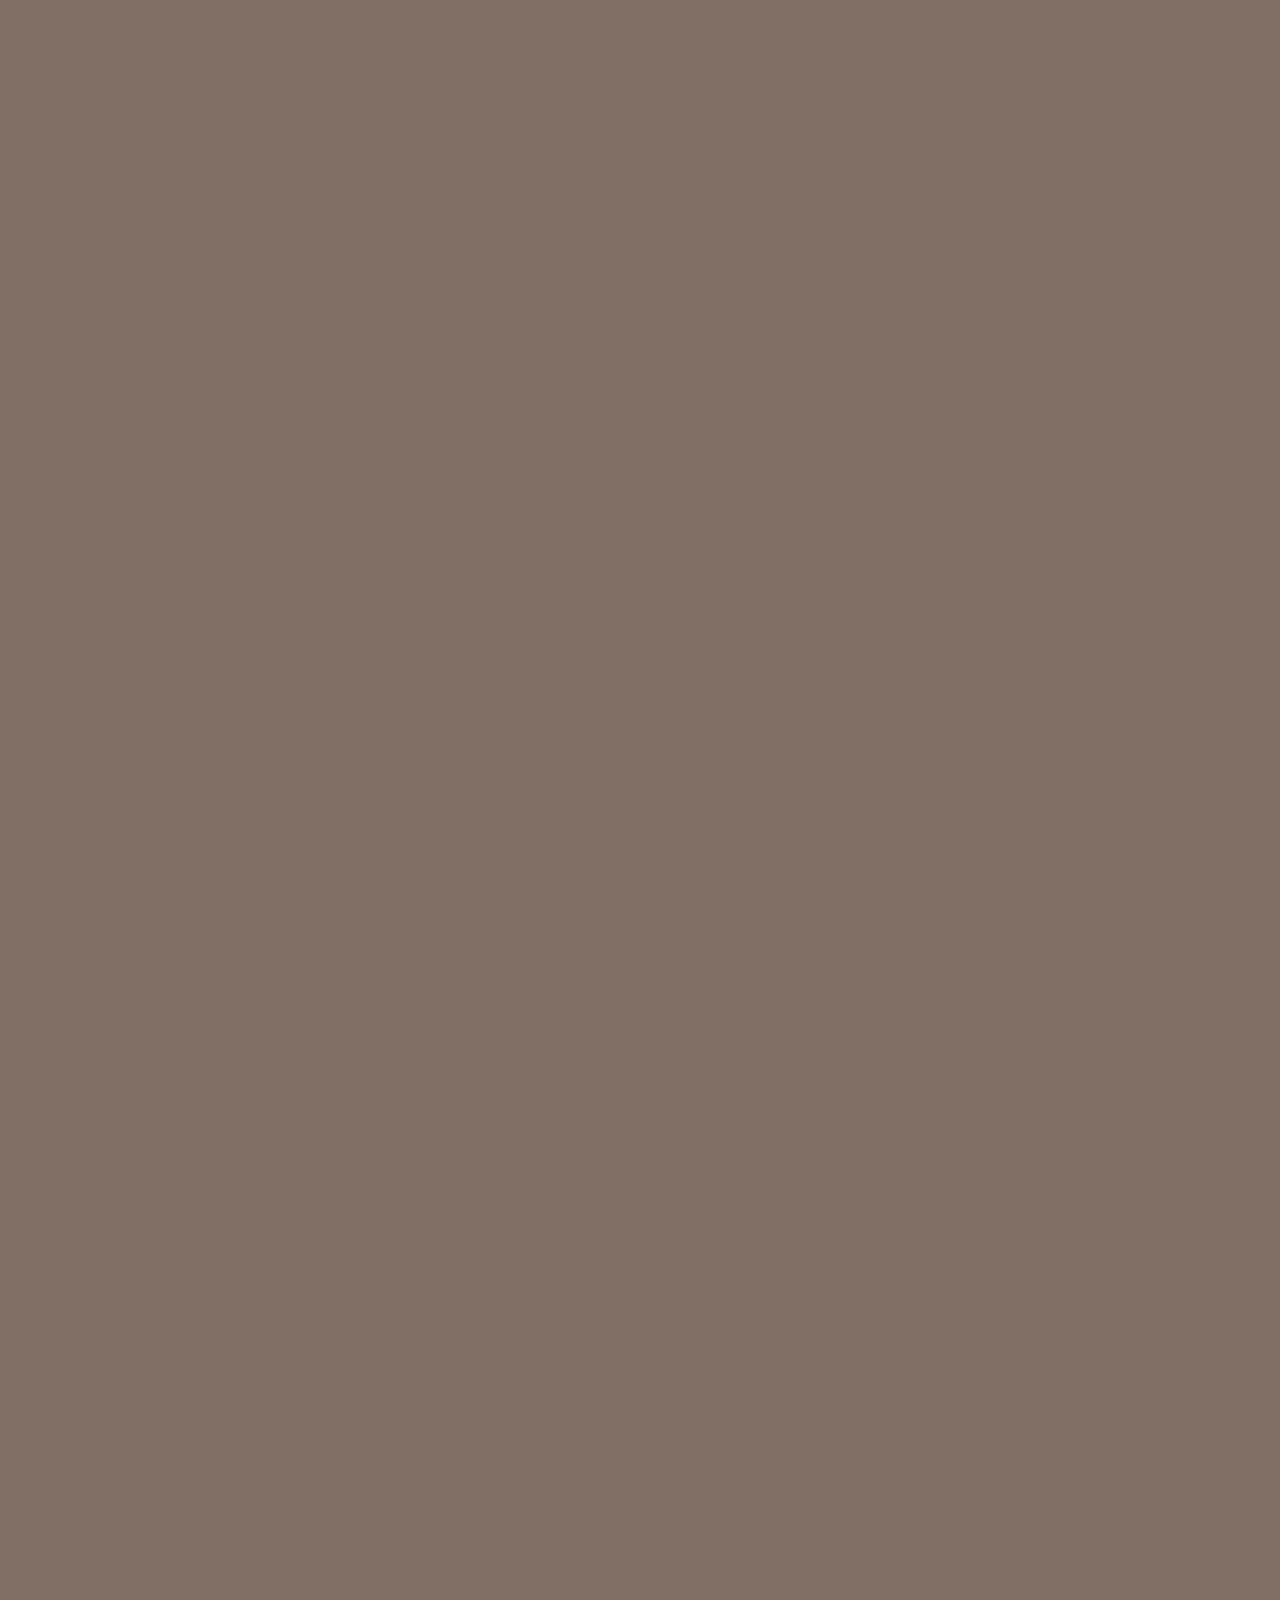
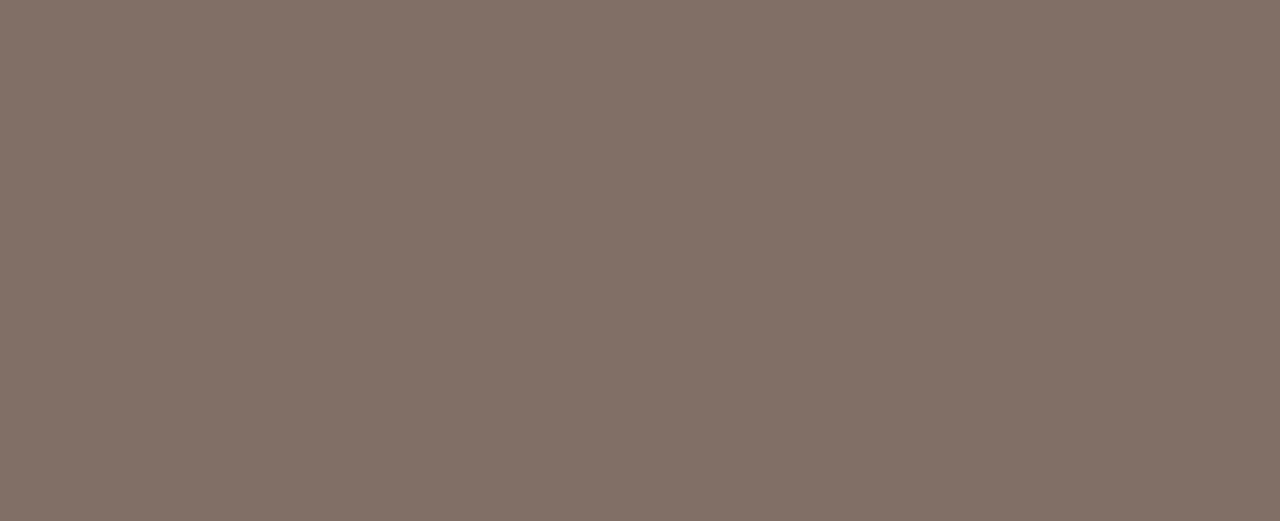
<file: gender.html>
<!DOCTYPE html>
<html lang="en">
<head>
    <meta charset="UTF-8">
    <meta name="viewport" content="width=device-width, initial-scale=1.0">
    <title>Gender</title>
    <style>
      /* Dropdown styles for navbar */
     .navbar-links li {
        position: relative; /* IMPORTANT: Make li the positioning context */
      }

      .navbar-links a {
        border-radius: 8px;
        transition: background-color 0.25s ease;
      }

      .navbar-links a:hover,
      .navbar-links a:focus {
        background-color: #e0e7ff;
        outline: none;
      }

      /* Dropdown container */
      .dropdown {
        position: absolute;
        top: 120%;
        left: 0;
        background: white;
        border-radius: 12px;
        box-shadow: 0 6px 12px rgba(0, 0, 0, 0.1);
        padding: 12px 0;
        min-width: 180px;
        opacity: 0;
        visibility: hidden;
        transform: translateY(10px);
        transition: opacity 0.2s ease, transform 0.2s ease, visibility 0.2s;
        z-index: 1000;
      }

      /* Show dropdown on hover */
      .navbar-links li:hover > .dropdown,
      .navbar-links li:focus-within > .dropdown {
        opacity: 1;
        visibility: visible;
        transform: translateY(0);
      }

      /* Dropdown links */
      .dropdown li {
        list-style: none;
      }

      .dropdown li a {
        display: block;
        padding: 10px 20px;
        font-weight: 500;
        color: #333;
        white-space: nowrap;
        font-family: 'Raleway', sans-serif;
      }

      .dropdown li a:hover,
      .dropdown li a:focus {
        background-color: #c7d2fe;
        color: #1e3a8a;
        outline: none;
        border-radius: 8px;
      }

      /* Dropdown arrow icon next to TOPICS */
      .dropdown-arrow {
        margin-left: 6px;
        font-size: 0.75em;
        transition: transform 0.3s ease;
      }

      /* Rotate arrow on hover */
      .navbar-links li:hover > a > .dropdown-arrow,
      .navbar-links li:focus-within > a > .dropdown-arrow {
        transform: rotate(180deg);
      }

      /* Responsive adjustments */
      @media (max-width: 640px) {
        .navbar-links {
          flex-direction: column;
          gap: 12px;
        }
        /* For mobile, dropdown should be toggleable (JS needed) - fallback */
        .dropdown {
          position: static;
          opacity: 1 !important;
          visibility: visible !important;
          transform: translateY(0) !important;
          box-shadow: none;
          padding: 0;
          background: transparent;
          min-width: auto;
        }
        .dropdown li a {
          padding-left: 32px;
        }
        .dropdown-arrow {
          display: none;
        }
      }
    </style>
    <link rel="stylesheet" href="gender.css">
    <link rel="preconnect" href="https://fonts.googleapis.com">
    <link rel="preconnect" href="https://fonts.gstatic.com" crossorigin>
    <link rel="stylesheet" href="https://cdnjs.cloudflare.com/ajax/libs/font-awesome/6.0.0-beta3/css/all.min.css">
    <link href="https://fonts.googleapis.com/css2?family=Playfair+Display:ital,wght@0,400..900;1,400..900&family=Raleway:ital,wght@0,100..900;1,100..900&display=swap" rel="stylesheet">
    <link href="https://fonts.googleapis.com/css2?family=Poppins:wght@400;600;700&display=swap" rel="stylesheet">
</head>
<body>
    <div class="page-container">
        <nav class="navbar">
    <div class="navbar-brand">
      <a href="#home">Gender &amp; Society</a>
    </div>
    <ul class="navbar-links">
      <li><a href="index.html">HOME</a></li>
      <li><a href="index.html#about">ABOUT</a></li>
      <li tabindex="0">
        <a aria-haspopup="true" aria-expanded="false" aria-controls="topics-dropdown">
          TOPICS
          <i class="fas fa-caret-down dropdown-arrow" aria-hidden="true"></i>
        </a>
        <ul class="dropdown" id="topics-dropdown" role="menu" aria-label="Topics submenu">
          <li role="none">
            <a role="menuitem" href="society.html">Society</a>
          </li>
          <li role="none">
            <a role="menuitem" href="gender.html">Gender</a>
          </li>
          <li role="none">
            <a role="menuitem" href="construct.html">Gender As Social Construction</a>
          </li>
          <li role="none">
            <a role="menuitem" href="family.html">Gender and Family</a>
          </li>
          <li role="none">
            <a role="menuitem" href="workplace.html">Gender in the Workplace</a>
          </li>
          <li role="none">
            <a role="menuitem" href="academe.html">Gender and The Academe</a>
          </li>
          <li role="none">
            <a role="menuitem" href="mass-media.html">Mass Media in a Gendered Society</a>
          </li>
          <li role="none">
            <a role="menuitem" href="church.html">Gender and Development in the Church</a>
          </li>
          <li role="none">
            <a role="menuitem" href="politics.html">Gender and Politics</a>
          </li>
          <li role="none">
            <a role="menuitem" href="violence.html">Gender and Violence</a>
          </li>
          
        </ul>
      </li>
    </ul>
    <div class="search-box">
      <input type="text" placeholder="Search..." />
      <button type="submit" aria-label="Search"></button>
    </div>
  </nav>
    </div>
    <div class="section-society" id="home"> 
        <div class="content-title"> 
            <span class="circle-bg"></span> 
            <h1>
                <span>G</span><span>E</span><span>N</span><span>D</span><span>E</span><span>R</span>
            </h1>

            <div class="text-quote">
                <p>Gender refers to the socially constructed roles, behaviors, expressions, and identities of girls, women, boys, men, and gender-diverse people. It is different from sex, which is biologically determined (WHO, 2019).</p>
            </div>
            <div class="img-bg"></div>
                <img src="images/gender.png" alt="Gender Icon" class = img-icon>
                    
        </div>
        
    </div>
    <div class="gender-sociology-section">
            <div class="gender-sociology-content">
                <div class="gender-image">
                <img src="images/hap.png" alt="People discussing gender roles" />
                </div>
                <div class="gender-text">
                <h2>Sociology of Gender</h2>
                <p>
                    The sociology of gender examines how society influences our understanding and perception of differences between masculinity and femininity. We examine how this, in turn, influences identity and social practices. We pay special focus on the power relationships that follow from the established gender order in a given society, as well as how this changes over time.
                </p>
                </div>
            </div>

        <div class="gender-definitions">
            <div class="box masculinity">
            <strong>Masculinity</strong> – what society deems appropriate behaviour for a “man”
            </div>
            <div class="box femininity">
            <strong>Femininity</strong> – what society deems appropriate behaviour for a “woman”
        </div>
    </div>
        <div class="gender-sexuality-section">
            <div class="gender-sexuality-container">
                <div class="gender-sexuality-text">
                    <h2>Gender and Sexuality</h2>
                    <p>
                        Gender and sexuality are related but distinct. Gender involves identity and roles, while sexuality is about sexual attraction and behavior. Understanding both helps explain how individuals experience relationships, desire, and identity in diverse ways.
                    </p>
                </div>
                <div class="gender-sexuality-image">
                    <img src="images/gen.png" alt="Gender and Sexuality Illustration">
                </div>
            </div>
            <div class="gender-sexuality-quote">
                <p>
                    These are not just personal identities; they are social identities. They arise from our relationships to other people, and they depend upon social interaction and social recognition. As such, they influence how we understand ourselves in relation to others.
                </p>
            </div>
    </div>
    <div class="identity-section">
        <div class="identity-cards">
            <div class="identity-card">
            <div class="identity-image">
                <img src="images/gin.png" alt="Sex Icon">
            </div>
            <div class="identity-text">
                <p><strong>Sex</strong> – biological traits that society associates with being male or female</p>
            </div>
            </div>

            <div class="identity-card">
            <div class="identity-image">
                <img src="images/gan.png" alt="Gender Icon">
            </div>
            <div class="identity-text">
                <p><strong>Gender</strong> – cultural meanings attached to being masculine & feminine, which influence personal identities (e.g. Man, Woman, Transgender, Intersex, Gender Queer, among others)</p>
            </div>
            </div>

            <div class="identity-card">
            <div class="identity-image">
                <img src="images/gon.png" alt="Sexuality Icon">
            </div>
            <div class="identity-text">
                <p><strong>Sexuality</strong> – Sexual attraction, practices & identity which may or may not align with sex and gender (e.g. Heterosexual, Homosexual, Bisexual, Queer, among others)</p>
            </div>
            </div>
        </div>

        <div class="sexual-orientation-box">
            <div class="orientation-text">
            <h3>Sexual Orientation</h3>
            <p>Sexual orientation describes a person's pattern of emotional, romantic, or sexual attraction. It includes how people identify themselves (e.g., lesbian, gay, straight, bisexual) and who they are attracted to.</p>
            </div>
            <div class="orientation-image">
            <img src="images/hold.png" alt="LGBT Flag with Hands">
            </div>
        </div>
    <div class="sexual-orientation-forms">
        <h2>FORMS OF SEXUAL ORIENTATION</h2>
        <p>
            There are many ways to describe sexual orientation. And, more sexual orientations<br>
            have been recognized in recent years
        </p>
        <hr>

        <ul>
            <li><strong>Heterosexual:</strong> Experiencing sexual, romantic, and emotional attraction to people of the opposite sex.</li>

            <li><strong>Gay or Lesbian:</strong> Experiencing sexual, romantic, and emotional attraction to people of the same sex as you.</li>

            <li><strong>Bisexual:</strong> Experiencing sexual, romantic, and emotional attractions to both people of the same and opposite sex. Bisexuality is a continuum; you may not experience it all the time, with the same intensity, or in the same manner.</li>

            <li><strong>Asexual:</strong> People who are asexual have little or no interest in having sex with others. This is not because of religious or ideological reasons. Being asexual doesn’t mean you aren’t interested in close or intimate relationships, though. About 1% of the population is asexual.</li>

            <li><strong>Aromantic:</strong> People who are aromantic do not have romantic feelings toward people of any gender. Some people who are aromantic are asexual but some aren’t.</li>

            <li><strong>Demisexual:</strong> People who are demisexual can only be sexually attracted to someone to whom they feel a deep emotional connection. People who identify as demisexual may identify as heterosexual, gay, lesbian, bisexual, pansexual, or others.</li>

            <li><strong>Pansexual:</strong> Being pansexual means that your sexual attractions are not restricted by sex or the gender binary. Some people are also panromantic, meaning that their romantic feelings aren’t limited by sex or gender.</li>
        </ul>
    </div>

        <section class="gender-socialization">
            <div class="gender-container">
                <div class="gender-left">
                <img src="images/gam.png" alt="Gender Socialization Illustration">
                </div>
                <div class="gender-right">
                <h2>Gender Socialization</h2>
                <p>
                    Gender socialization is the lifelong process where individuals learn the norms, behaviors, and roles expected of their gender.
                    It starts from early childhood through parents, media, schools, and peers.
                </p>
                <p class="cite">
                    <span class="green">AGENTS OF GENDER SOCIALIZATION (MCSORLEY, 2014)</span><br>
                    <strong>We normally refer to the people responsible for our socialisation as agents of socialisation.</strong>
                </p>
                <div class="agents">
                    <div class="agent-box pink">
                    <img src="images/fam.png" alt="Family">
                    <span>FAMILY</span>
                    </div>
                    <div class="agent-box green">
                    <img src="images/hats.png" alt="School">
                    <span>SCHOOL</span>
                    </div>
                    <div class="agent-box lightpink">
                    <img src="images/peers.png" alt="Peers">
                    <span>PEERS</span>
                    </div>
                    <div class="agent-box teal">
                    <img src="images/tv.png" alt="Media">
                    <span>MEDIA</span>
                    </div>
                    <div class="agent-box lavender">
                    <img src="images/church.png" alt="Religion">
                    <span>RELIGION</span>
                    </div>
                </div>
                </div>
            </div>
        </section>
    </div>
    <div class="gender-stereotypes-section">
        <div class="stereotypes-box">
            <h2>Gender Stereotypes</h2>
            <p>
                Gender stereotypes are ideas about how members of a certain gender do or should be or behave.
                They reflect ingrained biases based on the social norms of that society. Typically, they are
                considered binary (male/female and feminine/masculine).
            </p>
            <ul>
                <li><strong>Gender:</strong> Gender is a complex system involving roles, identities, expressions, and qualities that have been given meaning by a society. Gender is a social construct separate from sex assigned at birth (Male and Female).</li>
                <li><strong>Gender norms:</strong> Gender norms are what a society expects from certain genders.</li>
                <li><strong>Gender roles:</strong> These are behaviors, actions, social roles, and responsibilities a society views as appropriate or inappropriate for certain genders.</li>
                <li><strong>Gender stereotyping:</strong> This ascribes the stereotypes of a gender group to an individual from that group.</li>
            </ul>
        </div>
    </div>




</div>
</file>
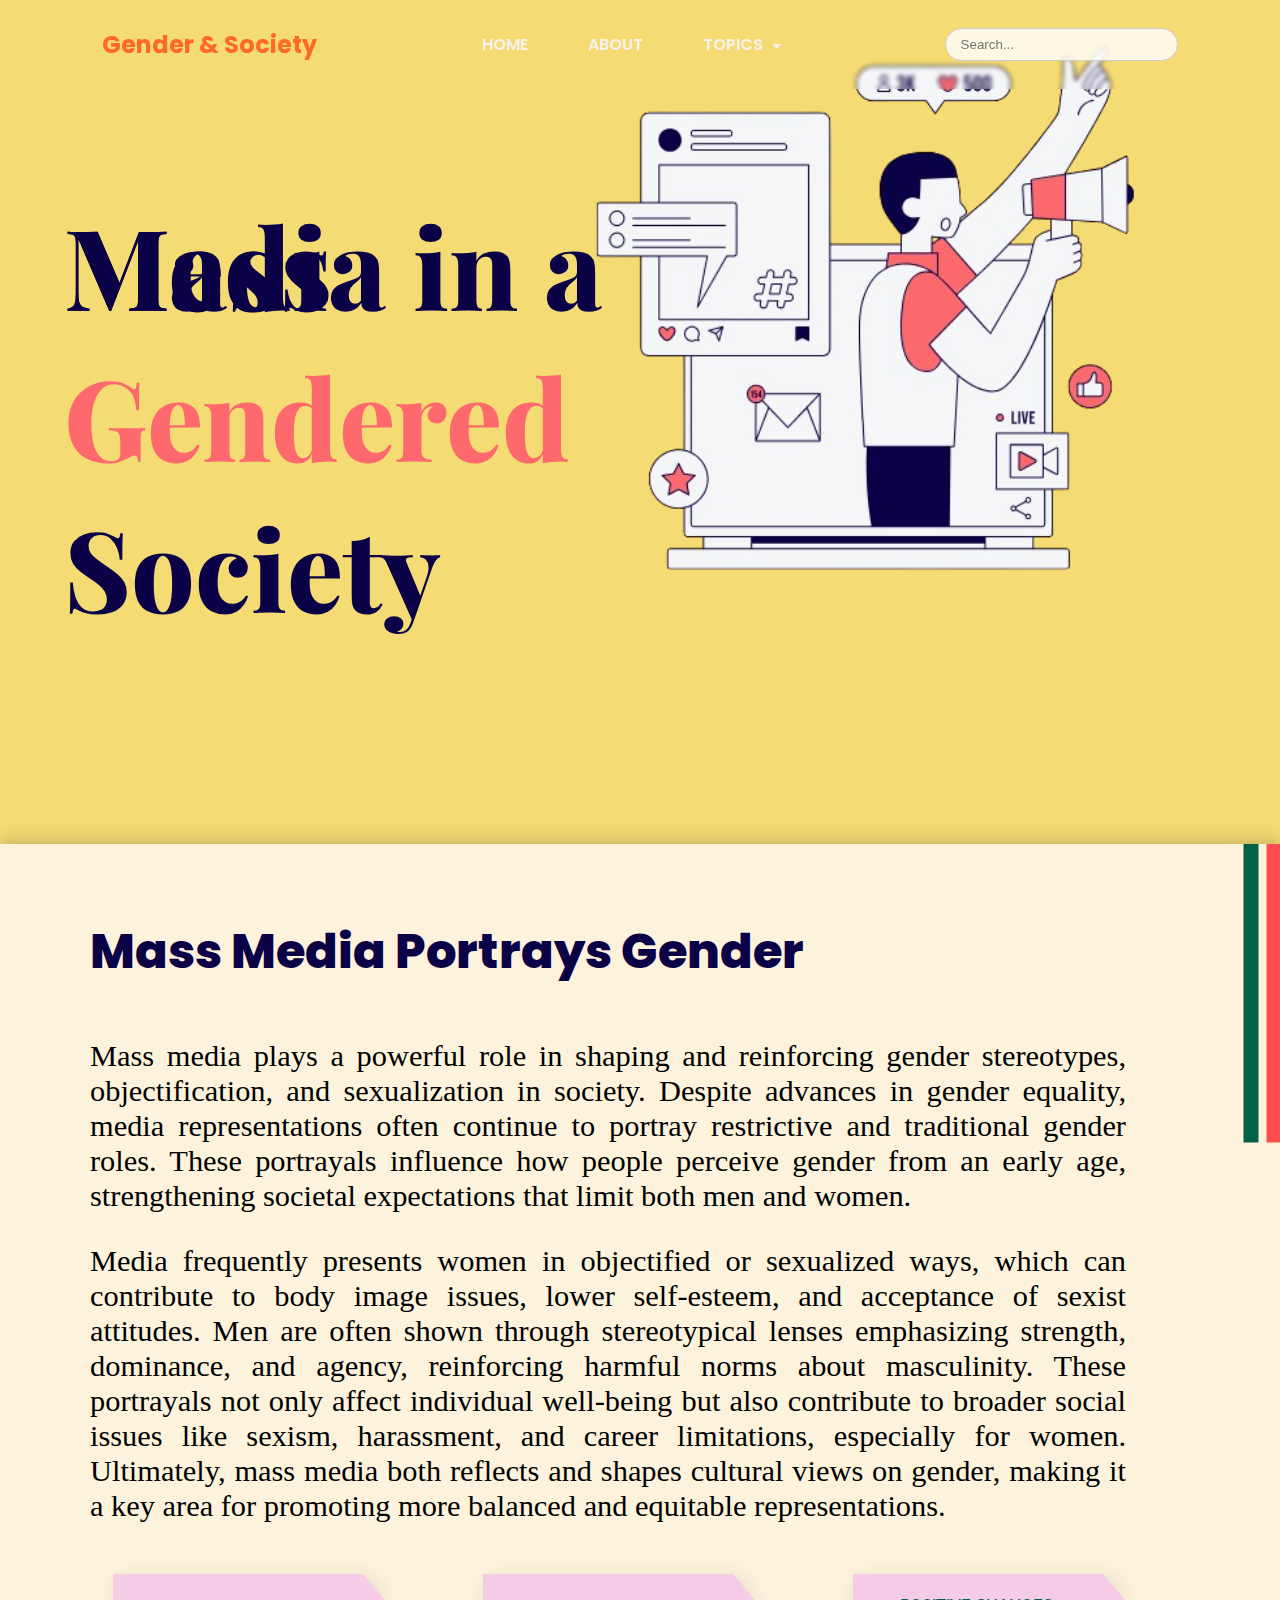
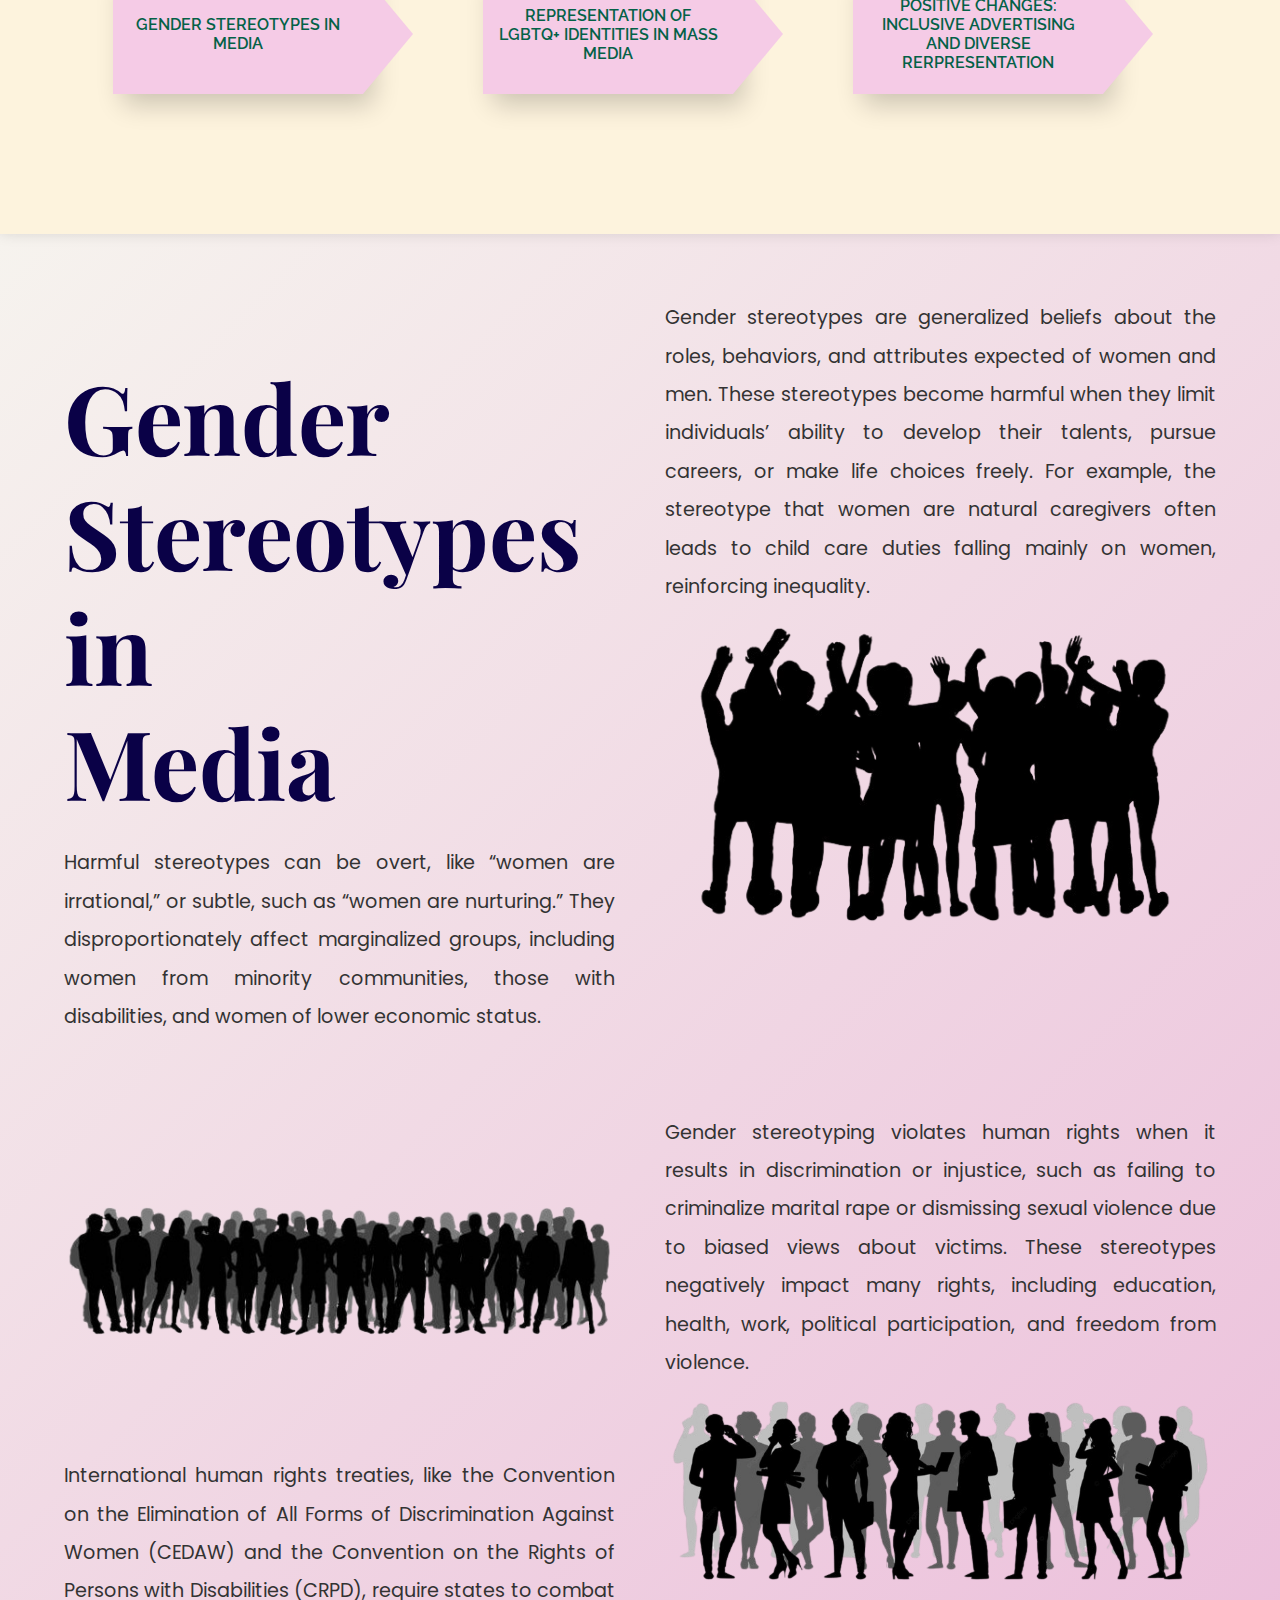
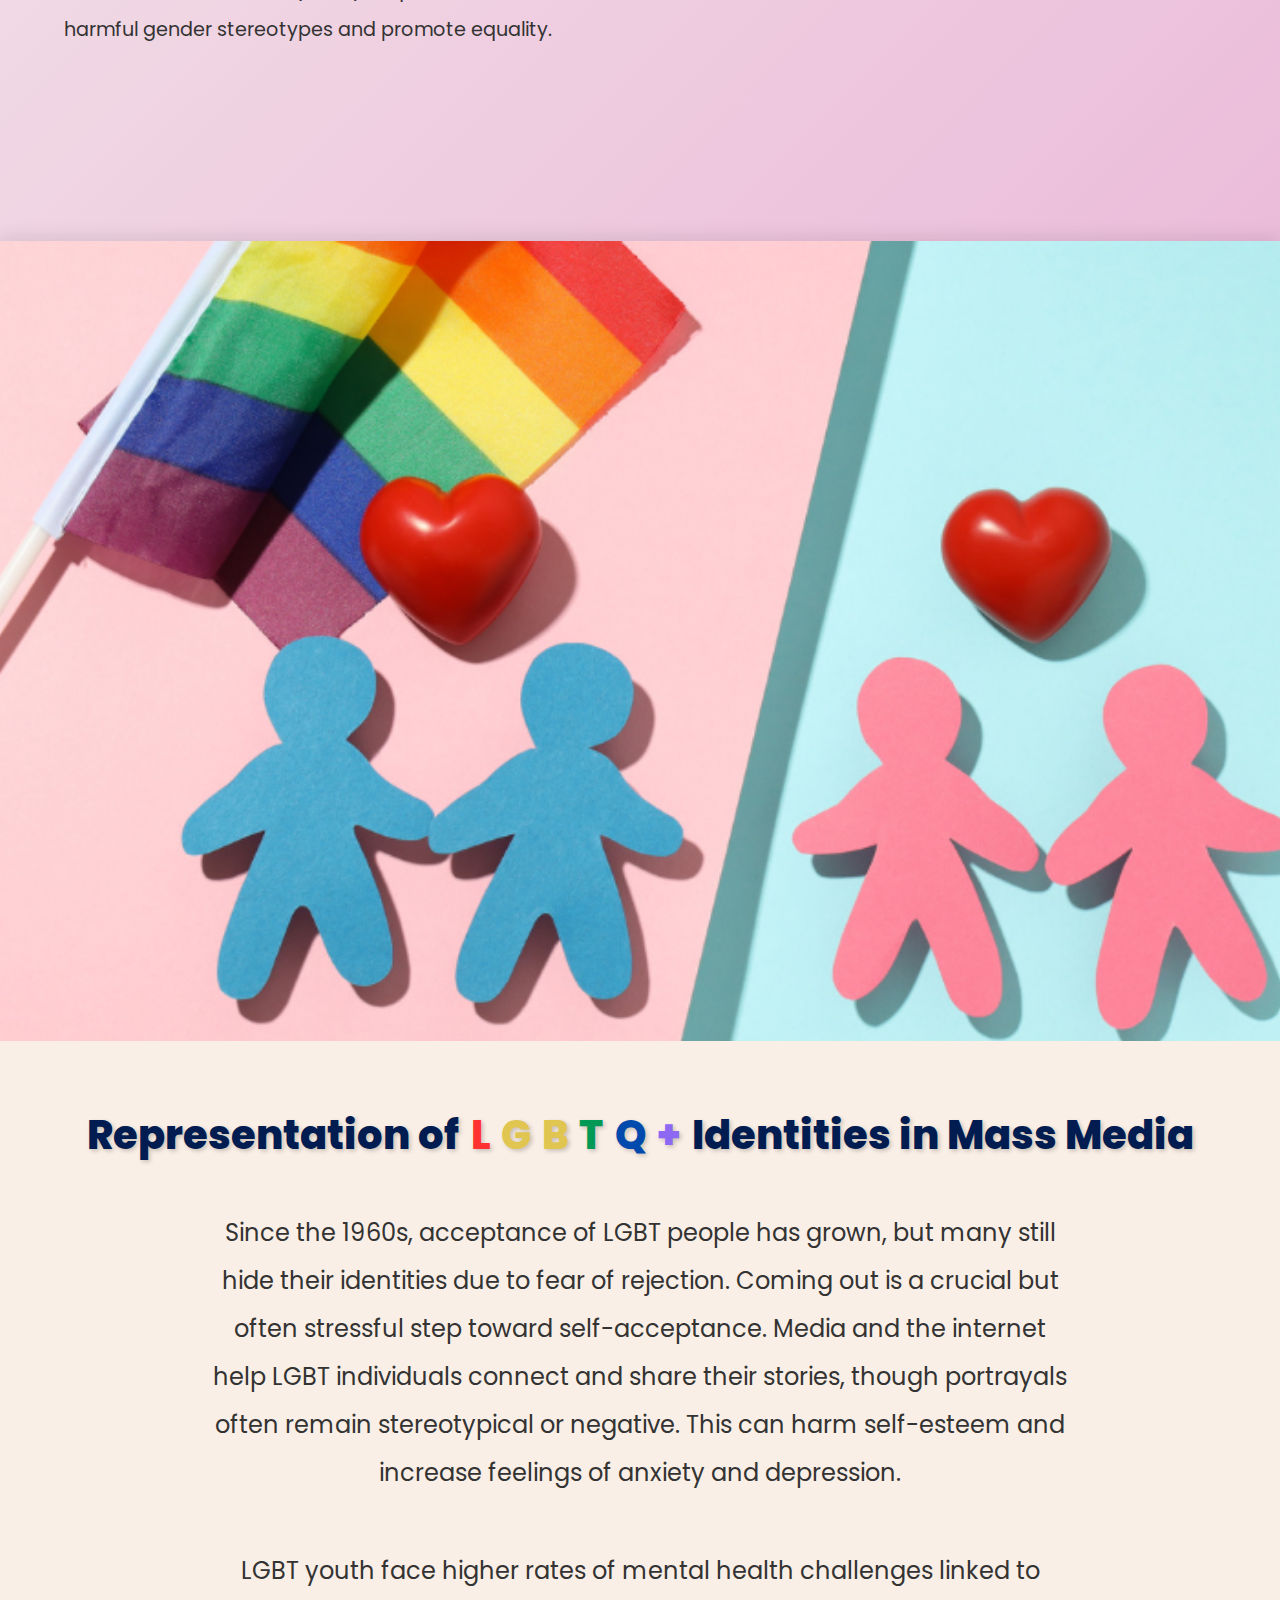
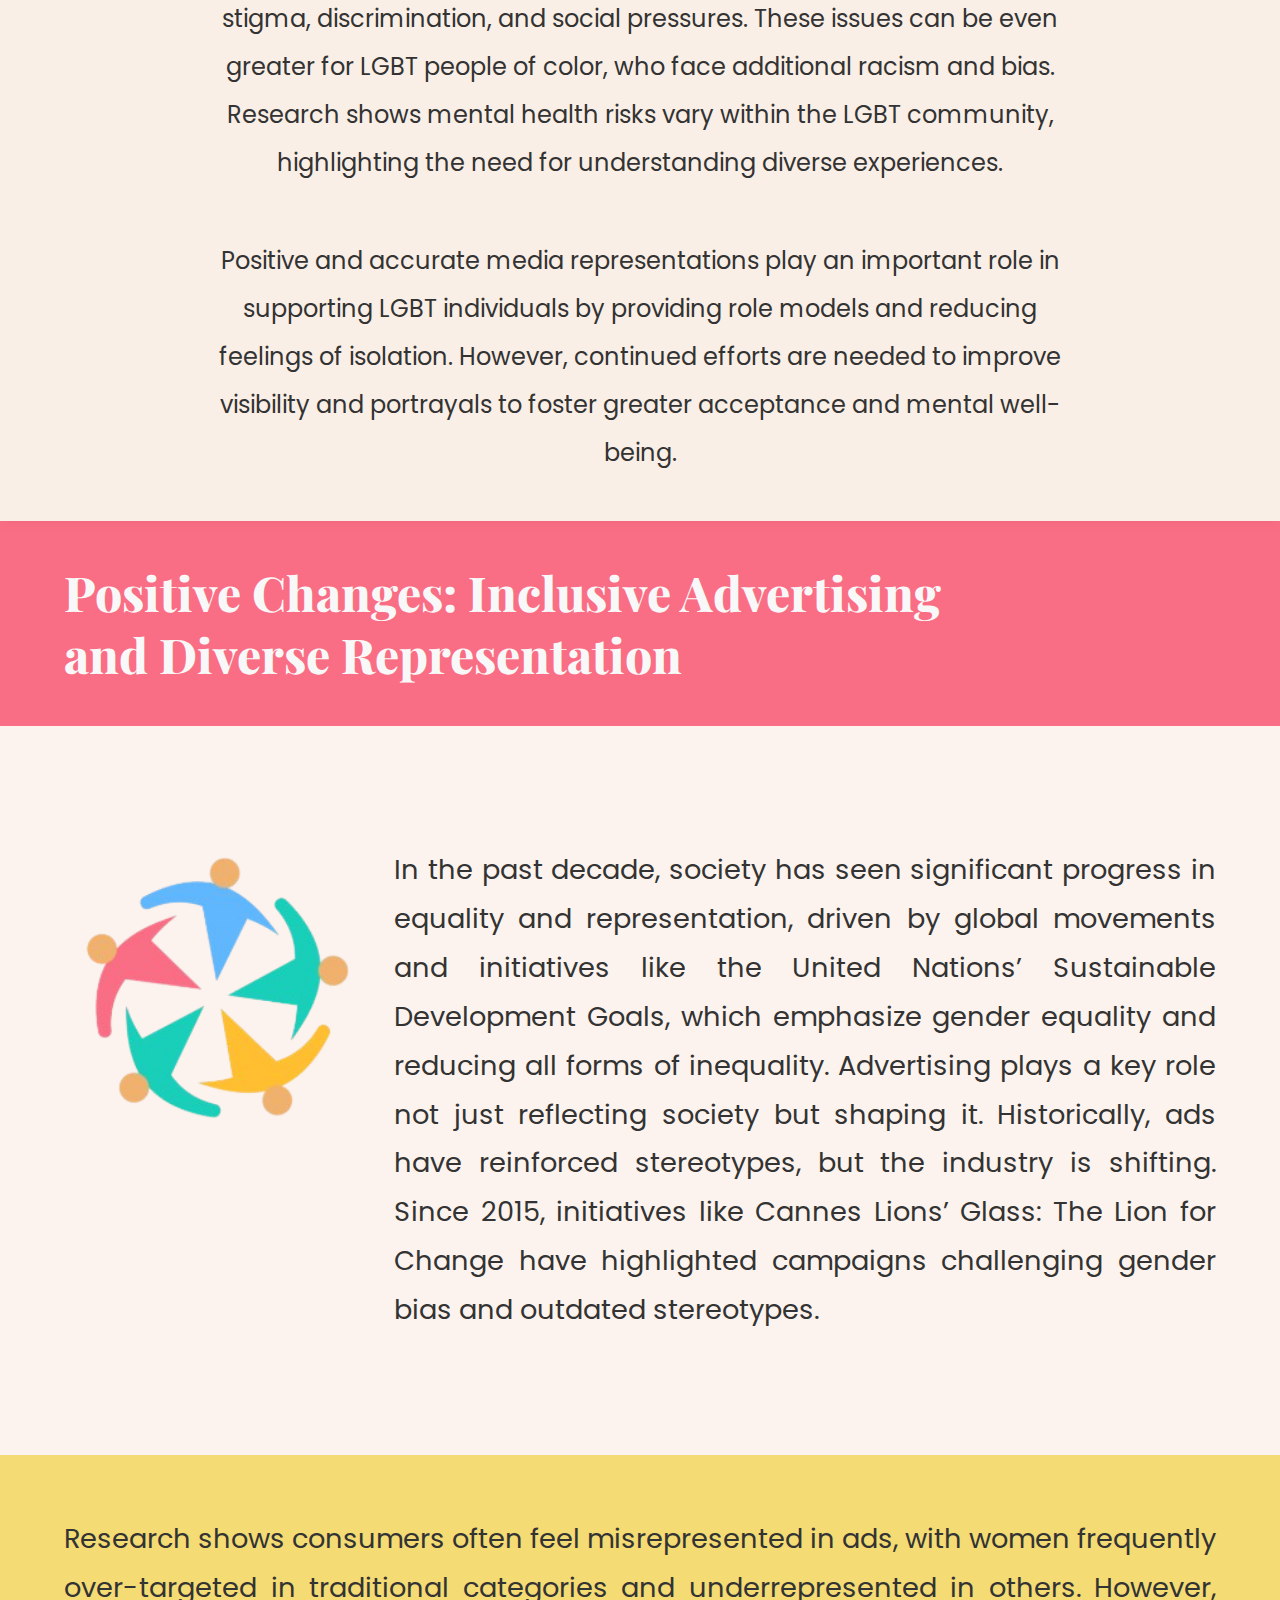
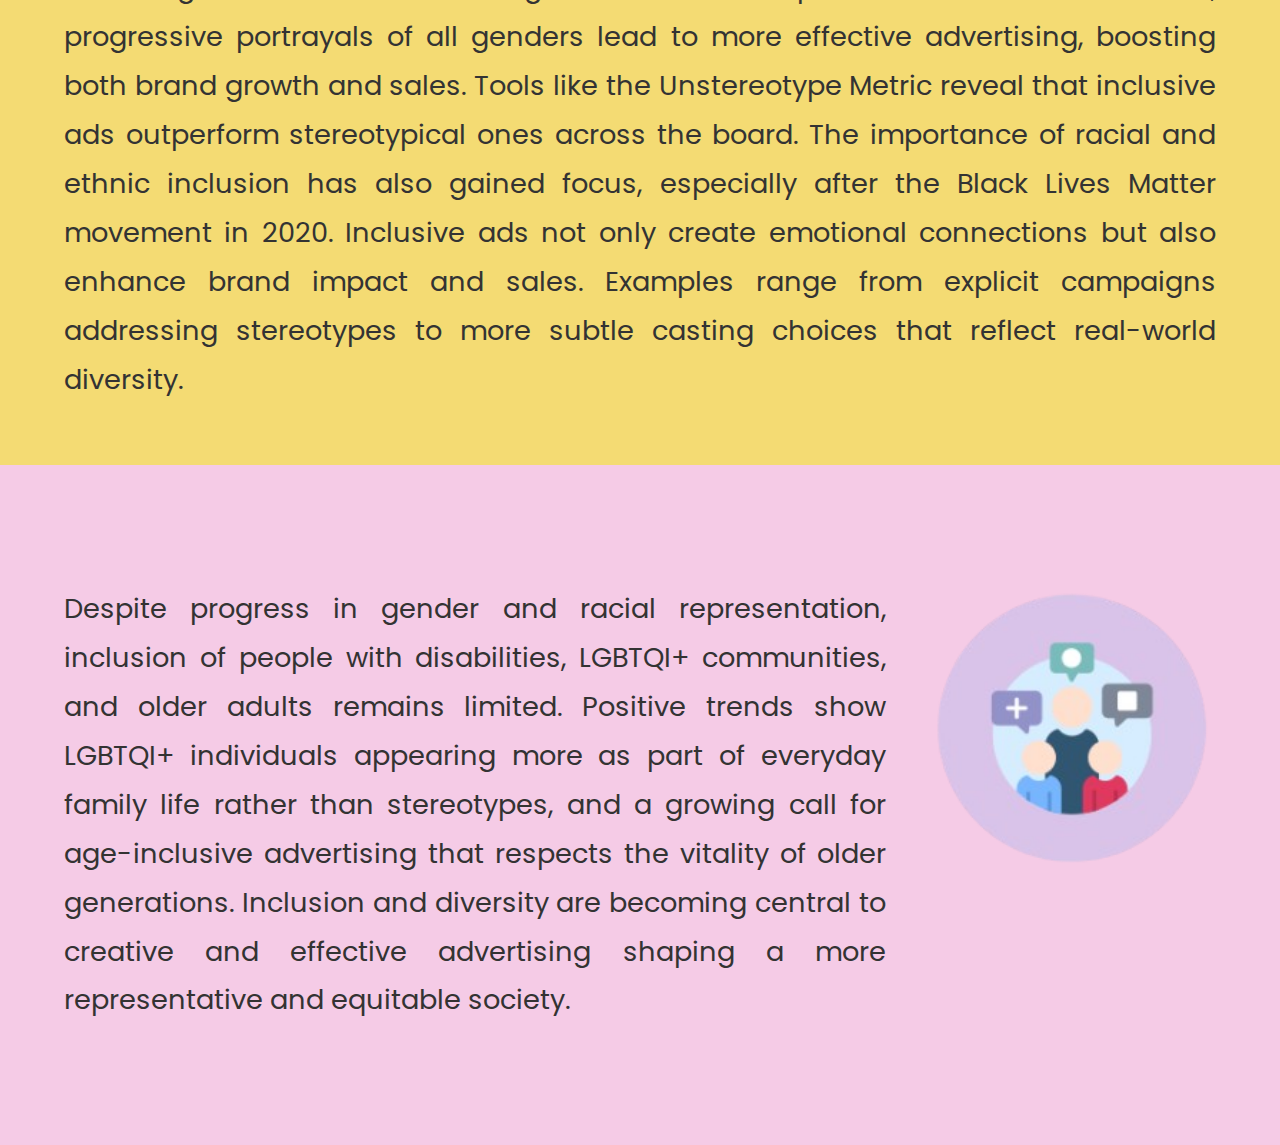
<file: mass-media.html>
<!DOCTYPE html>
<html lang="en">
<head>
    <meta charset="UTF-8">
    <meta name="viewport" content="width=device-width, initial-scale=1.0">
    <title>Home Page</title>
    <style>
      /* Dropdown styles for navbar */
     .navbar-links li {
        position: relative; /* IMPORTANT: Make li the positioning context */
      }

      .navbar-links a {
        border-radius: 8px;
        transition: background-color 0.25s ease;
      }

      .navbar-links a:hover,
      .navbar-links a:focus {
        background-color: #e0e7ff;
        outline: none;
      }

      /* Dropdown container */
      .dropdown {
        position: absolute;
        top: 120%;
        left: 0;
        background: white;
        border-radius: 12px;
        box-shadow: 0 6px 12px rgba(0, 0, 0, 0.1);
        padding: 12px 0;
        min-width: 180px;
        opacity: 0;
        visibility: hidden;
        transform: translateY(10px);
        transition: opacity 0.2s ease, transform 0.2s ease, visibility 0.2s;
        z-index: 1000;
      }

      /* Show dropdown on hover */
      .navbar-links li:hover > .dropdown,
      .navbar-links li:focus-within > .dropdown {
        opacity: 1;
        visibility: visible;
        transform: translateY(0);
      }

      /* Dropdown links */
      .dropdown li {
        list-style: none;
      }

      .dropdown li a {
        display: block;
        padding: 10px 20px;
        font-weight: 500;
        color: #333;
        white-space: nowrap;
        font-family: 'Raleway', sans-serif;
      }

      .dropdown li a:hover,
      .dropdown li a:focus {
        background-color: #c7d2fe;
        color: #1e3a8a;
        outline: none;
        border-radius: 8px;
      }

      /* Dropdown arrow icon next to TOPICS */
      .dropdown-arrow {
        margin-left: 6px;
        font-size: 0.75em;
        transition: transform 0.3s ease;
      }

      /* Rotate arrow on hover */
      .navbar-links li:hover > a > .dropdown-arrow,
      .navbar-links li:focus-within > a > .dropdown-arrow {
        transform: rotate(180deg);
      }

      /* Responsive adjustments */
      @media (max-width: 640px) {
        .navbar-links {
          flex-direction: column;
          gap: 12px;
        }
        /* For mobile, dropdown should be toggleable (JS needed) - fallback */
        .dropdown {
          position: static;
          opacity: 1 !important;
          visibility: visible !important;
          transform: translateY(0) !important;
          box-shadow: none;
          padding: 0;
          background: transparent;
          min-width: auto;
        }
        .dropdown li a {
          padding-left: 32px;
        }
        .dropdown-arrow {
          display: none;
        }
      }
    </style>
    <link rel="stylesheet" href="massmedia.css">
    <link rel="preconnect" href="https://fonts.googleapis.com">
    <link rel="preconnect" href="https://fonts.gstatic.com" crossorigin>
        <link rel="stylesheet" href="https://cdnjs.cloudflare.com/ajax/libs/font-awesome/6.0.0-beta3/css/all.min.css">

    <link href="https://fonts.googleapis.com/css2?family=Playfair+Display:ital,wght@0,400..900;1,400..900&family=Raleway:ital,wght@0,100..900;1,100..900&display=swap" rel="stylesheet">
    <link href="https://fonts.googleapis.com/css2?family=Poppins:wght@400;600;700&display=swap" rel="stylesheet">

</head>
<body>
    <div class="page-container">
         <nav class="navbar">
    <div class="navbar-brand">
      <a href="#home">Gender &amp; Society</a>
    </div>
    <ul class="navbar-links">
      <li><a href="index.html">HOME</a></li>
      <li><a href="index.html#about">ABOUT</a></li>
      <li tabindex="0">
        <a aria-haspopup="true" aria-expanded="false" aria-controls="topics-dropdown">
          TOPICS
          <i class="fas fa-caret-down dropdown-arrow" aria-hidden="true"></i>
        </a>
        <ul class="dropdown" id="topics-dropdown" role="menu" aria-label="Topics submenu">
          <li role="none">
            <a role="menuitem" href="society.html">Society</a>
          </li>
          <li role="none">
            <a role="menuitem" href="gender.html">Gender</a>
          </li>
          <li role="none">
            <a role="menuitem" href="construct.html">Gender As Social Construction</a>
          </li>
          <li role="none">
            <a role="menuitem" href="family.html">Gender and Family</a>
          </li>
          <li role="none">
            <a role="menuitem" href="workplace.html">Gender in the Workplace</a>
          </li>
          <li role="none">
            <a role="menuitem" href="academe.html">Gender and The Academe</a>
          </li>
          <li role="none">
            <a role="menuitem" href="mass-media.html">Mass Media in a Gendered Society</a>
          </li>
          <li role="none">
            <a role="menuitem" href="church.html">Gender and Development in the Church</a>
          </li>
          <li role="none">
            <a role="menuitem" href="politics.html">Gender and Politics</a>
          </li>
          <li role="none">
            <a role="menuitem" href="violence.html">Gender and Violence</a>
          </li>
          
        </ul>
      </li>
    </ul>
    <div class="search-box">
      <input type="text" placeholder="Search..." />
      <button type="submit" aria-label="Search"></button>
    </div>
  </nav>

            <div class="learnmore-section" id="home"> <div class="title-section">
                <h1>Mass Media in a</h1>
                <h1>Gendered</h1>
                <h1>Society</h1>
            </div>

            <div class="image-section">
                <img src="images/massmedia-front-page.png">
            </div>
        </div>

         <div class="about-section" id="about"> <div class="about-header">Mass Media Portrays Gender</div>
            <div class="text-block">
                 <div class="top-right-lines">
                    <div class="green"></div>
                    <div class="red"></div>
                    <div class="pink"></div>
                 </div>
                <div class="lefttext">
                    <div class="paragraph-one">
                        <p>Mass media plays a powerful role in shaping and reinforcing gender stereotypes, 
                            objectification, and sexualization in society. Despite advances in gender equality, 
                            media representations often continue to portray restrictive and traditional gender roles. 
                            These portrayals influence how people perceive gender from an early age, strengthening 
                            societal expectations that limit both men and women.
                        </p>
                    </div>
                    <div class="paragraph-two">
                        <p>Media frequently presents women in objectified or sexualized ways, 
                            which can contribute to body image issues, lower self-esteem, 
                            and acceptance of sexist attitudes. Men are often shown through 
                            stereotypical lenses emphasizing strength, dominance, and agency, 
                            reinforcing harmful norms about masculinity. These portrayals not only 
                            affect individual well-being but also contribute to broader social issues 
                            like sexism, harassment, and career limitations, especially for women. Ultimately, 
                            mass media both reflects and shapes cultural views on gender, making it a key area 
                            for promoting more balanced and equitable representations.

                        </p>
                    </div>
                     <div class="pentagon-container">
                        <div class="pentagon">
                            <span class="pentagon=text">GENDER STEREOTYPES IN MEDIA</span>
                        </div>
                        <div class="pentagon">
                            <span class="pentagon=text">REPRESENTATION OF LGBTQ+ IDENTITIES IN MASS MEDIA</span>
                        </div>
                        <div class="pentagon">
                            <span class="pentagon=text">POSITIVE CHANGES: INCLUSIVE ADVERTISING AND DIVERSE RERPRESENTATION</span>
                        </div>
                    </div>

                </div>
            </div>
        </div>
        <section class="stereotype-layout">
            <div class="left-column">
                <h1>Gender<br>Stereotypes in<br>Media</h1>
                <p>Harmful stereotypes can be overt, like “women are irrational,” or subtle, such as “women are nurturing.” They disproportionately affect marginalized groups, including women from minority communities, those with disabilities, and women of lower economic status.</p>
                <img src="images/sillouhette1.png" alt="Silhouette Image 1">
                <p>International human rights treaties, like the Convention on the Elimination of All Forms of Discrimination Against Women (CEDAW) and the Convention on the Rights of Persons with Disabilities (CRPD), require states to combat harmful gender stereotypes and promote equality.</p>
            </div>

            <div class="right-column">
                <p>Gender stereotypes are generalized beliefs about the roles, behaviors, and attributes expected of women and men. These stereotypes become harmful when they limit individuals’ ability to develop their talents, pursue careers, or make life choices freely. For example, the stereotype that women are natural caregivers often leads to child care duties falling mainly on women, reinforcing inequality.</p>
                <img src="images/sillouhette2.png" alt="Silhouette Image 2">
                <p>Gender stereotyping violates human rights when it results in discrimination or injustice, such as failing to criminalize marital rape or dismissing sexual violence due to biased views about victims. These stereotypes negatively impact many rights, including education, health, work, political participation, and freedom from violence.</p>
                <img src="images/sillouhette3.png" alt="Silhouette Image 3">

            </div>
        </section> 
            
        <section class="identities-layout">
            <div class="identities-header">
                <img src="images/identitiy-header.png" alt="Identity Header">
            </div>

            <div class="identity-main-content">
                <div class="identity-heading">
                <h1>Representation of</h1> 
                <h1>L</h1>
                <h1>G</h1> 
                <h1>B</h1> 
                <h1>T</h1> 
                <h1>Q</h1> 
                <h1>+</h1> 
                <h1>Identities in Mass Media</h1>
            </div>
                <p>Since the 1960s, acceptance of LGBT people has grown, 
                    but many still hide their identities due to fear of 
                    rejection. Coming out is a crucial but often stressful step toward self-acceptance. 
                    Media and the internet help LGBT individuals connect and share their stories, 
                    though portrayals often remain stereotypical or negative. This can harm self-esteem 
                    and increase feelings of anxiety and depression.
                 </p>
                 <p>LGBT youth face higher rates of mental health 
                    challenges linked to stigma, discrimination, and social pressures. 
                    These issues can be even greater for LGBT people of color, 
                    who face additional racism and bias. Research shows mental
                     health risks vary within the LGBT community, highlighting 
                     the need for understanding diverse experiences.
                 </p>
                 <p>Positive and accurate media representations play an 
                    important role in supporting LGBT individuals by 
                    providing role models and reducing feelings of isolation. 
                    However, continued efforts are needed to improve visibility 
                    and portrayals to foster greater acceptance and mental well-being.
                 </p>
            </div>
        </section>

        <section class="positive-changes-section" id="positive-changes">
            <div class="positive-changes-header-container">
                <h2>Positive Changes: Inclusive Advertising and Diverse Representation</h2>
                <div class="horizontal-lines">
                    <div class="line line1"></div>
                    <div class="line line2"></div>
                </div>
            </div>
            <div class="positive-changes-content">
                <div class="positive-changes-block first-block">
                    <div class="inner-block-content">
                    <img src="images/positive-changes.png" alt="People connecting" class="floating-left-graphic">
                    <p>In the past decade, society has seen significant progress in equality and representation, driven by global movements and initiatives like the United Nations’ Sustainable Development Goals, which emphasize gender equality and reducing all forms of inequality. Advertising plays a key role not just reflecting society but shaping it. Historically, ads have reinforced stereotypes, but the industry is shifting. Since 2015, initiatives like Cannes Lions’ Glass: The Lion for Change have highlighted campaigns challenging gender bias and outdated stereotypes.</p>
                </div>
            </div>
                <div class="positive-changes-block second-block">
                    <div class="inner-block-content">
                    <p>Research shows consumers often feel misrepresented in ads, with women frequently over-targeted in traditional categories and underrepresented in others. However, progressive portrayals of all genders lead to more effective advertising, boosting both brand growth and sales. Tools like the Unstereotype Metric reveal that inclusive ads outperform stereotypical ones across the board. The importance of racial and ethnic inclusion has also gained focus, especially after the Black Lives Matter movement in 2020. Inclusive ads not only create emotional connections but also enhance brand impact and sales. Examples range from explicit campaigns addressing stereotypes to more subtle casting choices that reflect real-world diversity.</p>
                    </div>
                </div>
                <div class="positive-changes-block third-block">
                    <div class="inner-block-content">
                    <p>Despite progress in gender and racial representation, inclusion of people with disabilities, LGBTQI+ communities, and older adults remains limited. Positive trends show LGBTQI+ individuals appearing more as part of everyday family life rather than stereotypes, and a growing call for age-inclusive advertising that respects the vitality of older generations. Inclusion and diversity are becoming central to creative and effective advertising shaping a more representative and equitable society.</p>
                    <img src="images/positive-changes2.png" alt="Chat bubbles with diverse people" class="floating-right-graphic">
                    </div>
                </div>
            </div>
        </section>

</body>
</file>
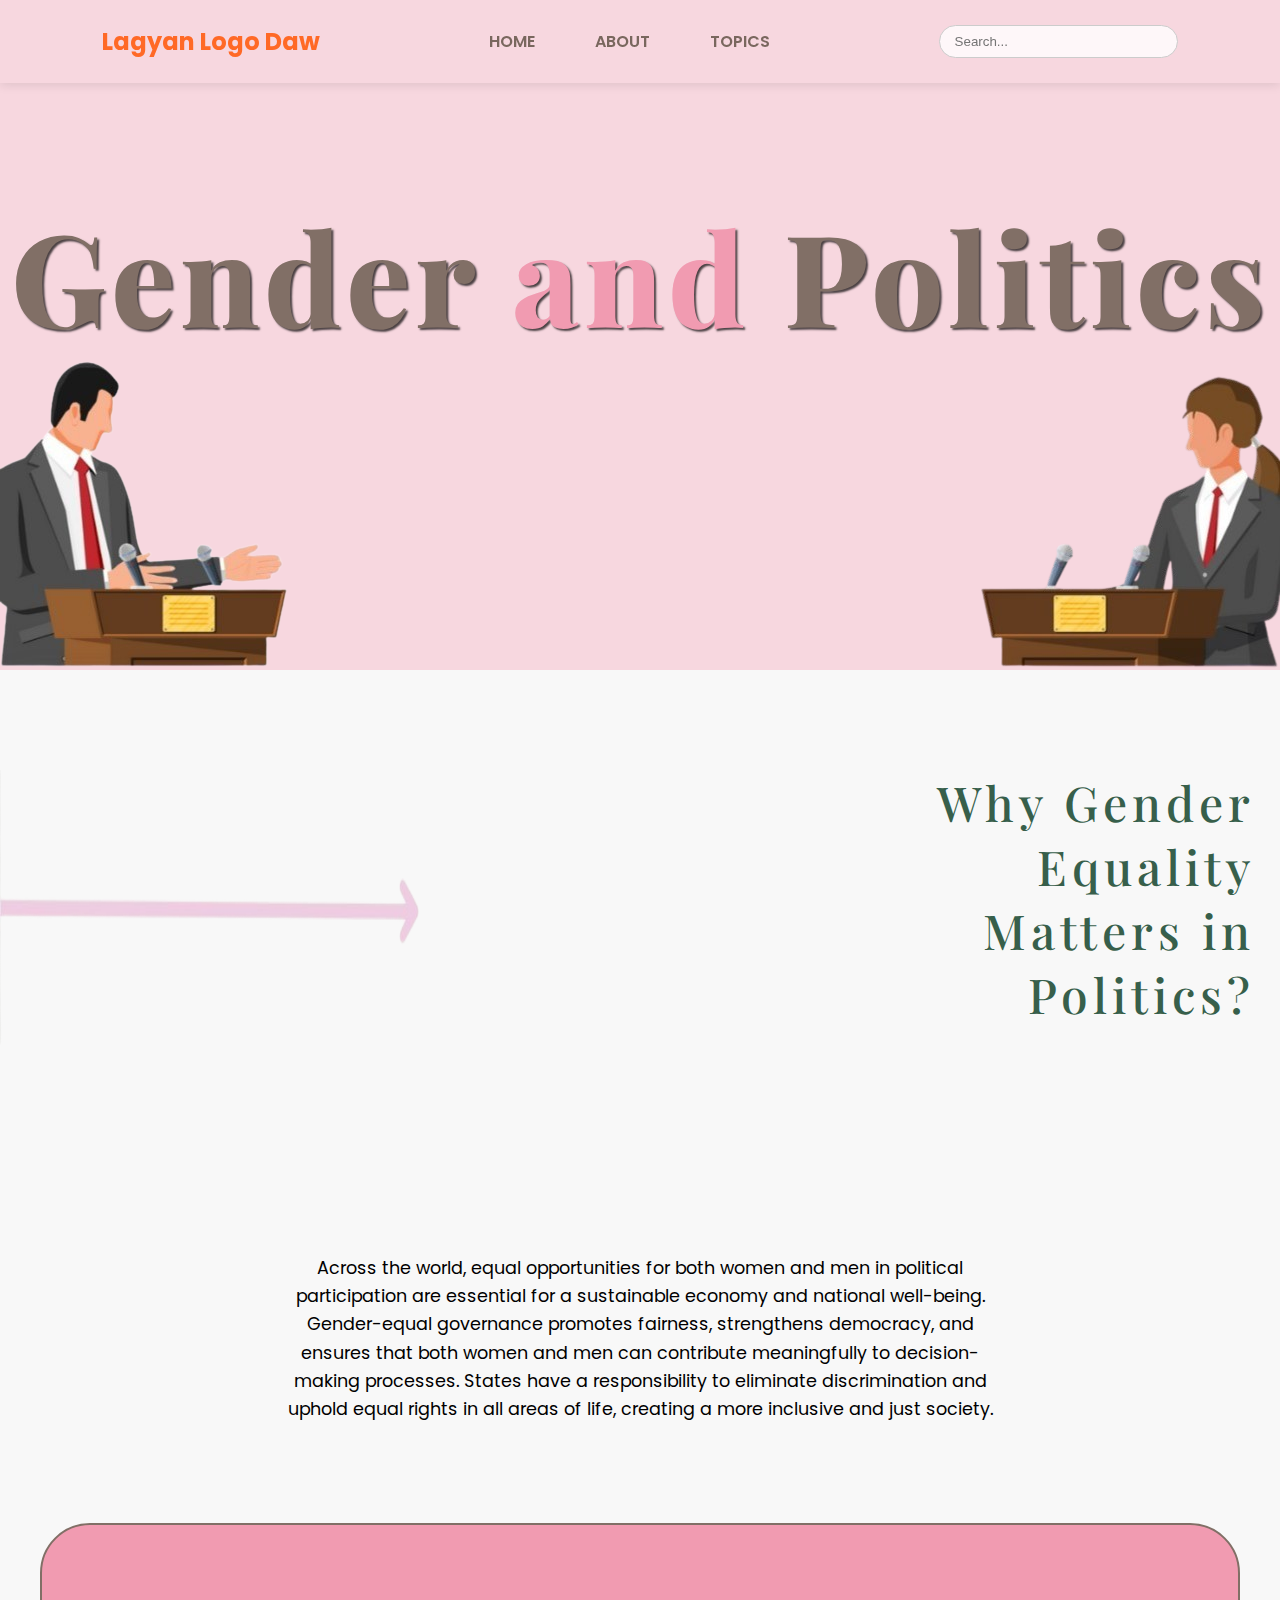
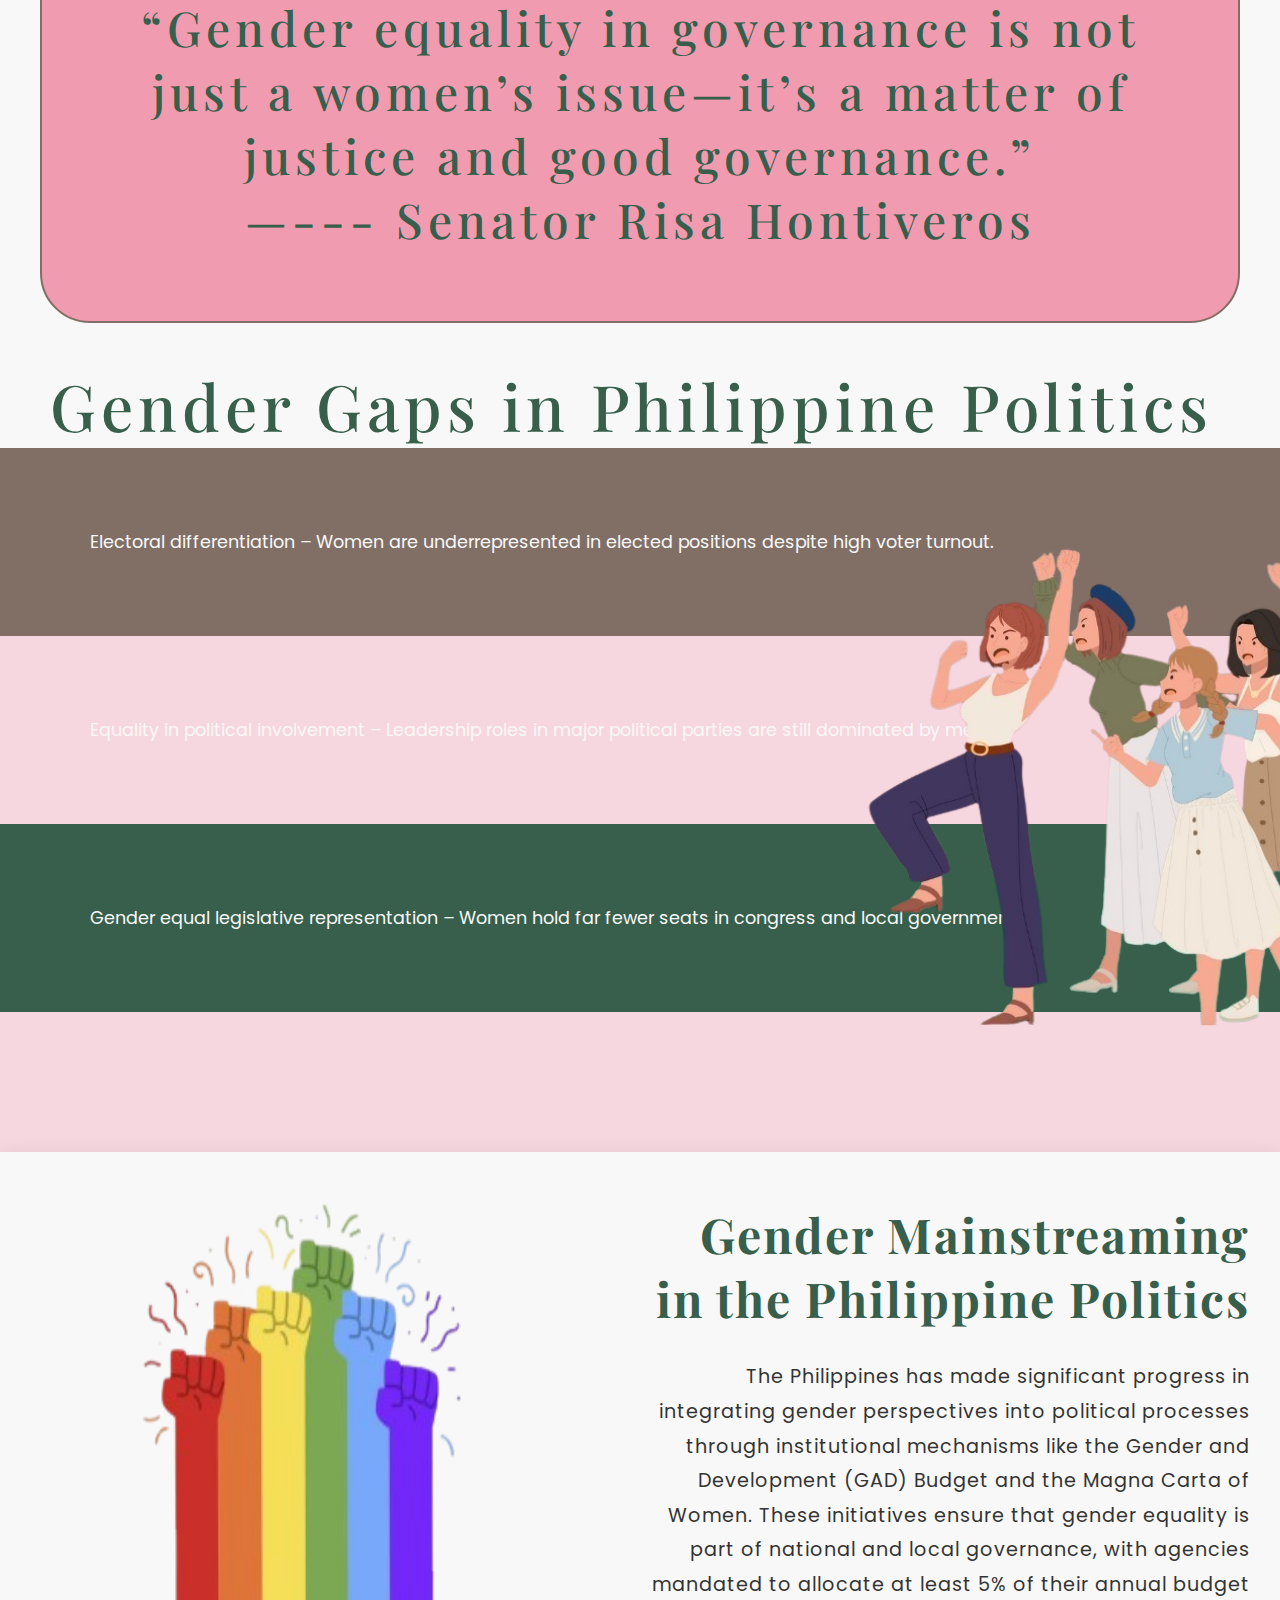
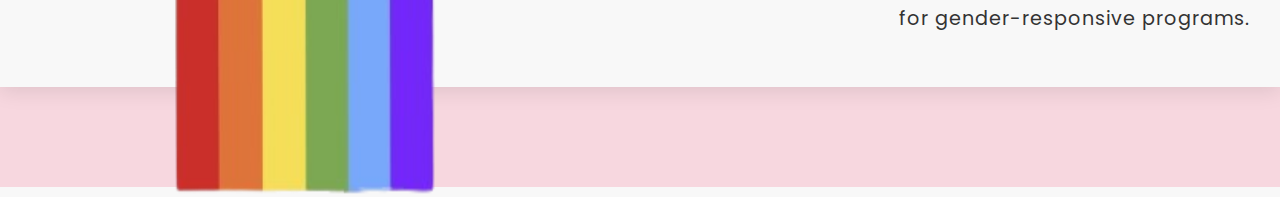
<file: politcs.html>
<!DOCTYPE html>
<html lang="en">
<head>
    <meta charset="UTF-8">
    <meta name="viewport" content="width=device-width, initial-scale=1.0">
    <title>Politics</title>
    <link rel="stylesheet" href="Politics.css">
    <link rel="preconnect" href="https://fonts.googleapis.com">
    <link rel="preconnect" href="https://fonts.gstatic.com" crossorigin>
        <link rel="stylesheet" href="https://cdnjs.cloudflare.com/ajax/libs/font-awesome/6.0.0-beta3/css/all.min.css">

    <link href="https://fonts.googleapis.com/css2?family=Playfair+Display:ital,wght@0,400..900;1,400..900&family=Raleway:ital,wght@0,100..900;1,100..900&display=swap" rel="stylesheet">
    <link href="https://fonts.googleapis.com/css2?family=Poppins:wght@400;600;700&display=swap" rel="stylesheet">
</head>
<body>
    <div class="page-container">
        <nav class="navbar">
            <div class="navbar-brand">
        <a href="#home">Lagyan Logo Daw</a> </div>
            <ul class="navbar-links">
                <li><a href="#home">HOME</a></li> <li><a href="#about">ABOUT</a></li> <li><a href="#topics">TOPICS</a></li> </ul>
            <div class="search-box">
                <input type="text" placeholder="Search...">
                <button type="submit"></button>
            </div>
        </nav>

    <div class="header-content">
            <div class="main-title">
                <h1>
                    <span>Gender</span> <span>and</span> <span>Politics</span>
                </h1>
            </div>
    <div class="main-image-display">
        <img src="images/KAMBAPIC.1.png" alt="Main Politics Image" >
    <div class="main-image-display1">
        <img src="images/KAMBAPIC.2.png" alt="Main Politics Image1" >
        </div>
        </div>
        </div>
    <div class="gender-equality">  
        <div class="arrow">
            <img src="images/CANVA_PIC_NO.2.png" alt="pink arrow" width="428" length="155">
        <div class="gender-matters">
            <h4>Why Gender Equality <br> Matters in Politics?</h4>
        </div>
        </div>
        </div>
    <div class="equality-discussion"> 
            <p><br>Across the world, equal opportunities for both women and men in political<br> participation are essential for a sustainable economy and national well-being.<br> Gender-equal governance promotes fairness, strengthens democracy, and<br> ensures that both women and men can contribute meaningfully to decision-<br>making processes. States have a responsibility to eliminate discrimination and<br> uphold equal rights in all areas of life, creating a more inclusive and just society.</p>
        </div>
    <div class="quote-content">
            <div class="quote">
                <h4>“Gender equality in governance is not just a women’s issue—it’s a matter of justice and good governance.” <br> —--- Senator Risa Hontiveros</h4>
                
            </div>
            </div>
   <div class="gender-gaps">
  <div class="GP-PP">
    <h3>Gender Gaps in Philippine Politics</h3>
  </div>
</div>

<div class="overlap-wrapper">
  <!-- 🔽 Overlapping Image -->
  <img class="overlap-image" src="images/KAMBAPIC3.png" alt="Overlapping Image" width="1712" length="620">

  <!-- First Section -->
  <div class="gender-dark">
    <div class="dark-content">
      <p>Electoral differentiation – Women are underrepresented in elected positions despite high voter turnout.</p>
    </div>
  </div>

  <!-- Second Section -->
  <div class="gender-pink">
    <div class="pink-content">
      <p>Equality in political involvement – Leadership roles in major political parties are still dominated by men.</p>
    </div>
  </div>

  <!-- Third Section -->
  <div class="gender-green">
    <div class="green-content">
      <p>Gender equal legislative representation – Women hold far fewer seats in congress and local government.</p>
    </div>
  </div>
</div>


<div class="bgpink">
</div>


<div class="Mainstreaming">
    <div class="Mainstream-label">
        <h3>Gender Mainstreaming<br> in the Philippine Politics</h3>
        <p>The Philippines has made significant progress in<br> integrating gender perspectives into political processes<br> through institutional mechanisms like the Gender and<br> Development (GAD) Budget and the Magna Carta of<br> Women. These initiatives ensure that gender equality is<br> part of national and local governance, with agencies<br> mandated to allocate at least 5% of their annual budget<br> for gender-responsive programs.</p>
    </div>

    <div class="overlap-pic">
        <img class="overlap-pic" src="images/KAMBAPIC4.png" alt="Overlapping-pic" width="214" length="297">
    </div>
</div>

</div>
</body>
</html>
</file>
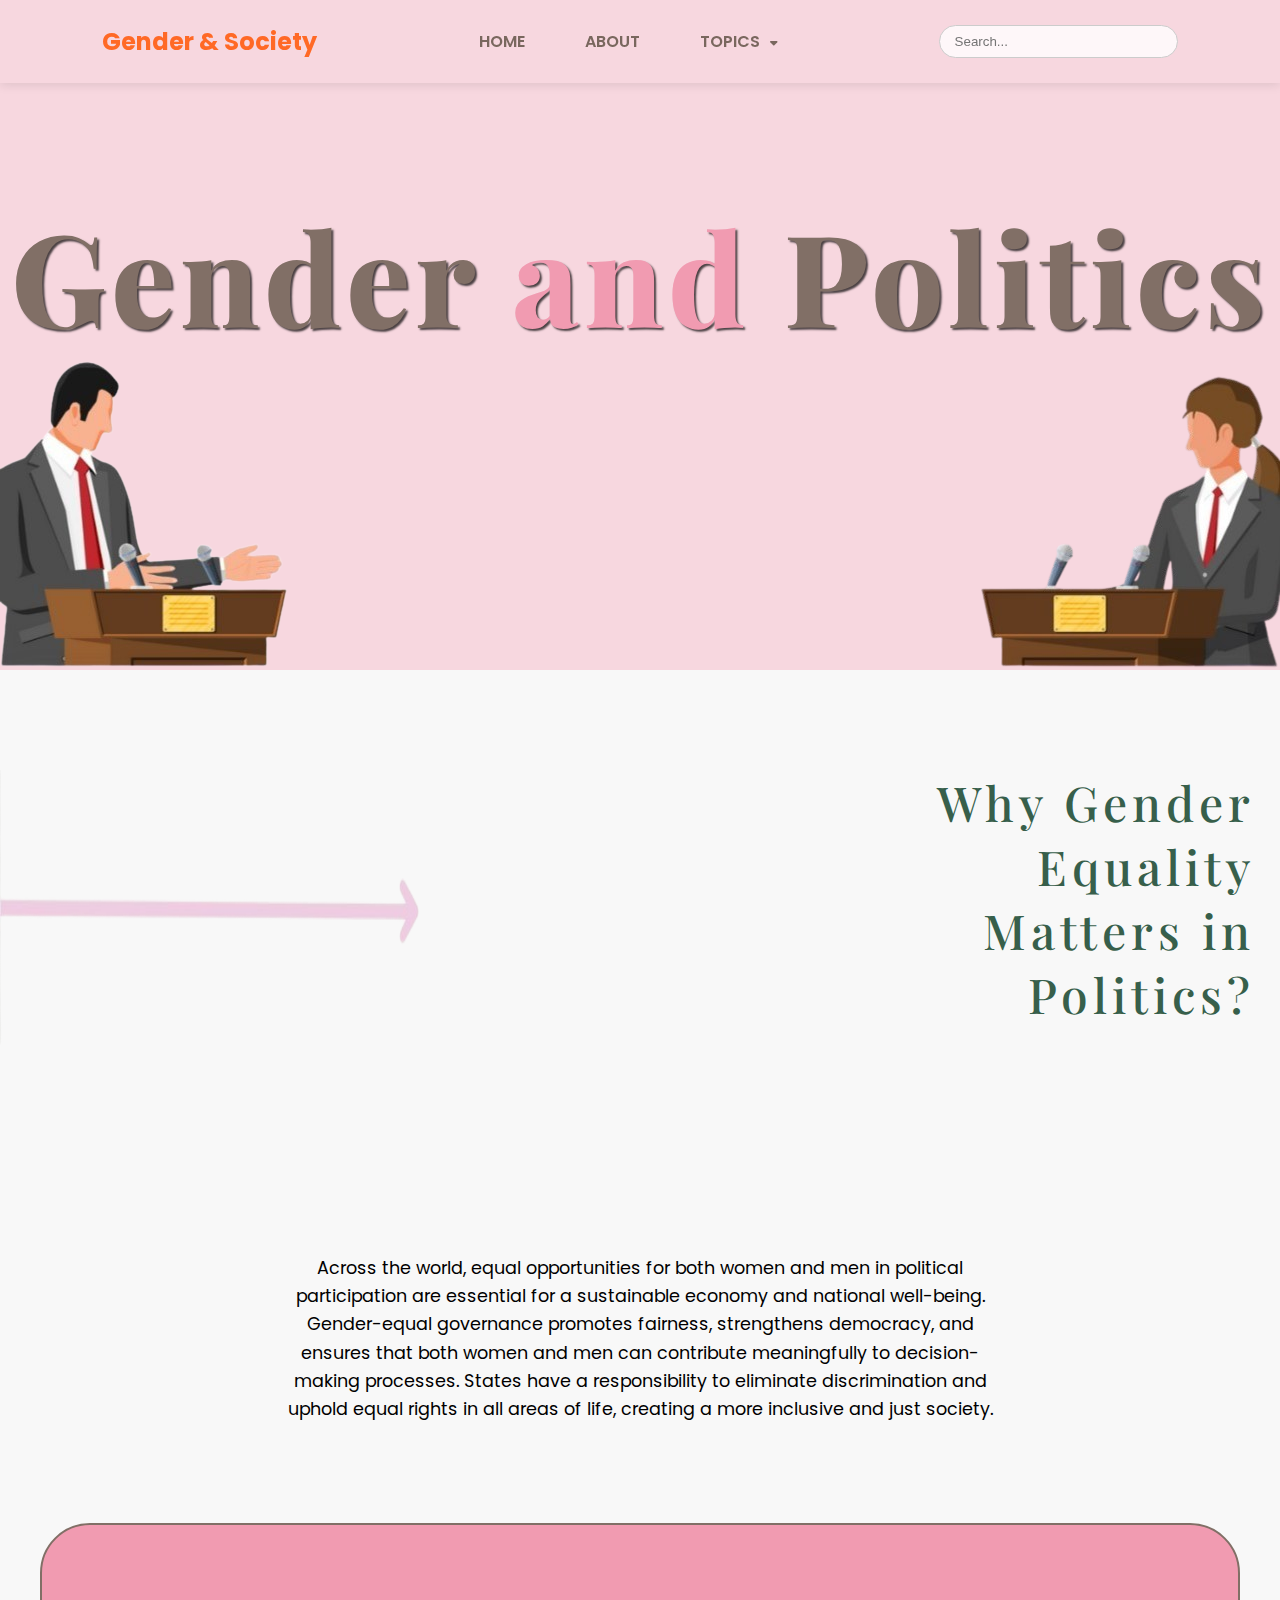
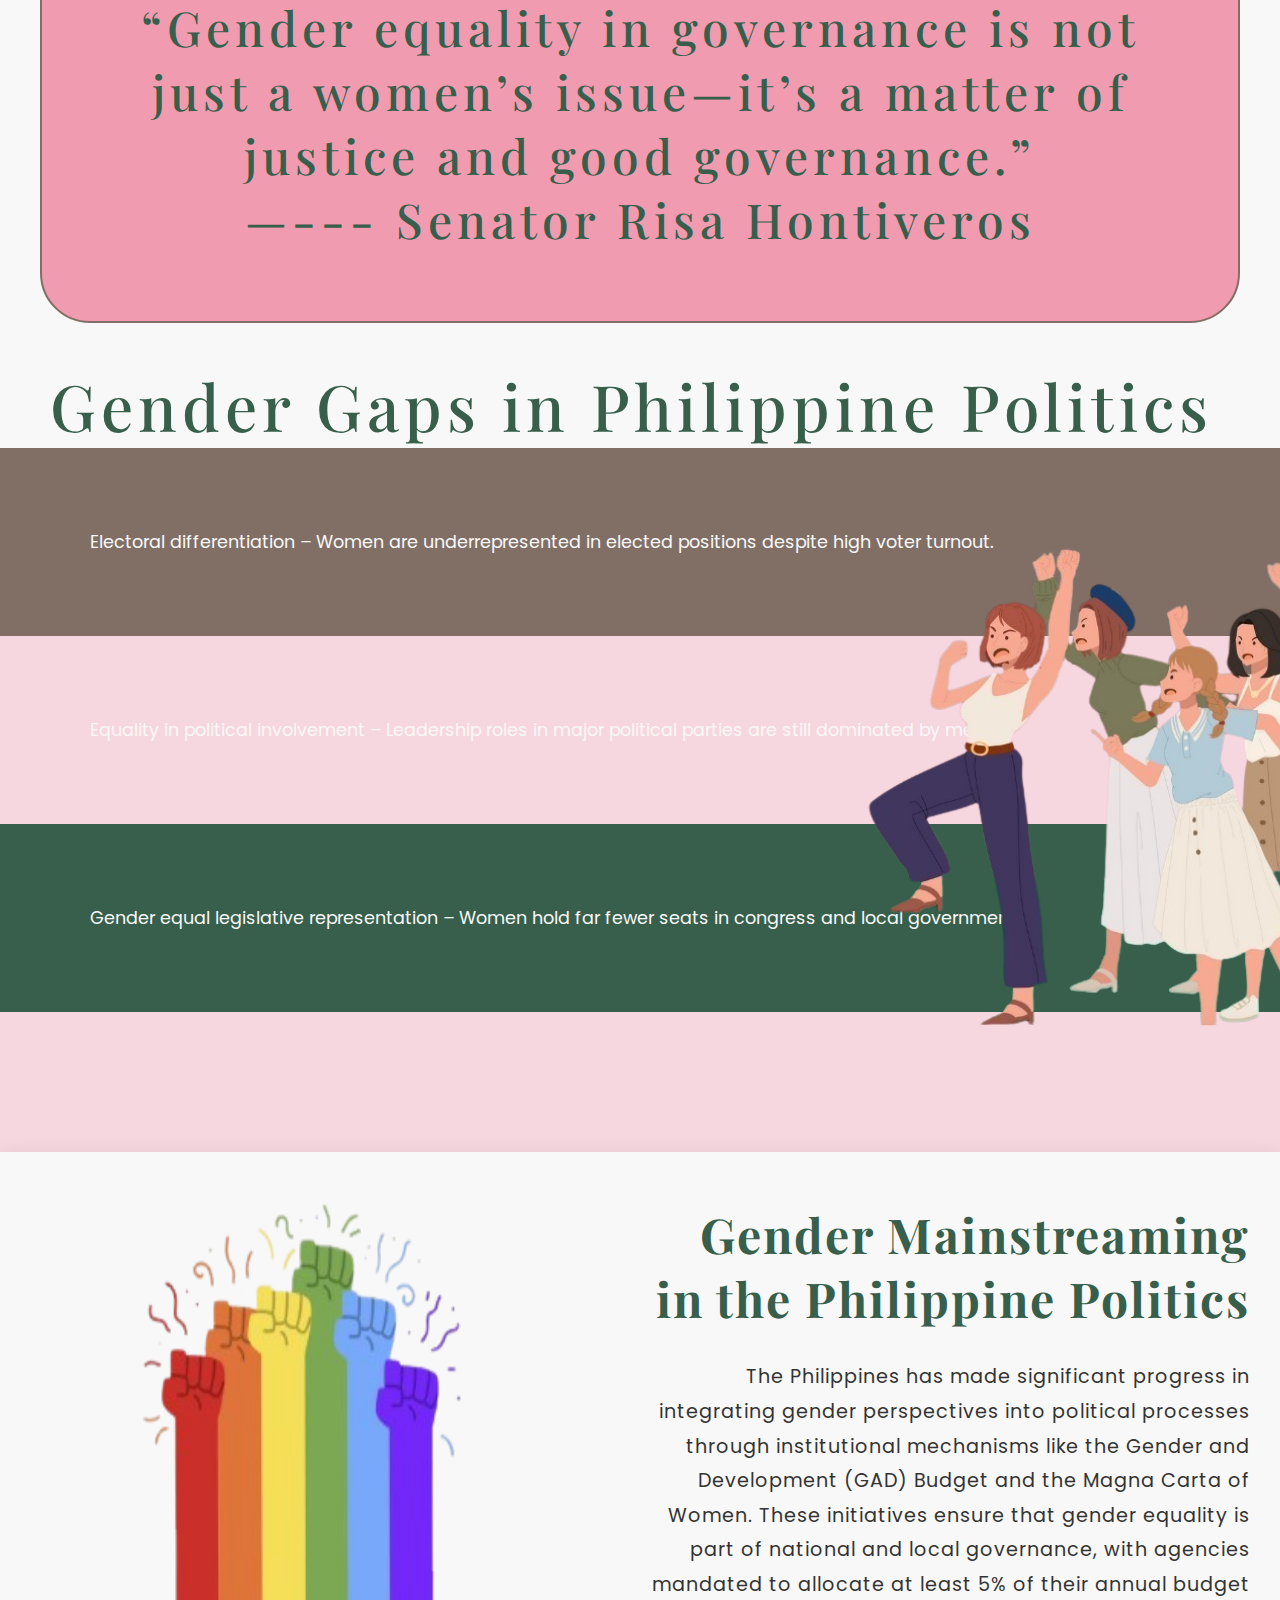
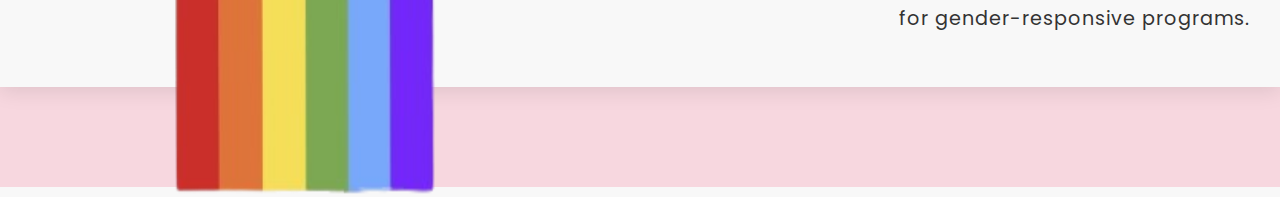
<file: politics.html>
<!DOCTYPE html>
<html lang="en">
<head>
    <meta charset="UTF-8">
    <meta name="viewport" content="width=device-width, initial-scale=1.0">
    <title>Politics</title>
      <style>
      /* Dropdown styles for navbar */
     .navbar-links li {
        position: relative; /* IMPORTANT: Make li the positioning context */
      }

      .navbar-links a {
        border-radius: 8px;
        transition: background-color 0.25s ease;
      }

      .navbar-links a:hover,
      .navbar-links a:focus {
        background-color: #e0e7ff;
        outline: none;
      }

      /* Dropdown container */
      .dropdown {
        position: absolute;
        top: 120%;
        left: 0;
        background: white;
        border-radius: 12px;
        box-shadow: 0 6px 12px rgba(0, 0, 0, 0.1);
        padding: 12px 0;
        min-width: 180px;
        opacity: 0;
        visibility: hidden;
        transform: translateY(10px);
        transition: opacity 0.2s ease, transform 0.2s ease, visibility 0.2s;
        z-index: 1000;
      }

      /* Show dropdown on hover */
      .navbar-links li:hover > .dropdown,
      .navbar-links li:focus-within > .dropdown {
        opacity: 1;
        visibility: visible;
        transform: translateY(0);
      }

      /* Dropdown links */
      .dropdown li {
        list-style: none;
      }

      .dropdown li a {
        display: block;
        padding: 10px 20px;
        font-weight: 500;
        color: #333;
        white-space: nowrap;
        font-family: 'Raleway', sans-serif;
      }

      .dropdown li a:hover,
      .dropdown li a:focus {
        background-color: #c7d2fe;
        color: #1e3a8a;
        outline: none;
        border-radius: 8px;
      }

      /* Dropdown arrow icon next to TOPICS */
      .dropdown-arrow {
        margin-left: 6px;
        font-size: 0.75em;
        transition: transform 0.3s ease;
      }

      /* Rotate arrow on hover */
      .navbar-links li:hover > a > .dropdown-arrow,
      .navbar-links li:focus-within > a > .dropdown-arrow {
        transform: rotate(180deg);
      }

      /* Responsive adjustments */
      @media (max-width: 640px) {
        .navbar-links {
          flex-direction: column;
          gap: 12px;
        }
        /* For mobile, dropdown should be toggleable (JS needed) - fallback */
        .dropdown {
          position: static;
          opacity: 1 !important;
          visibility: visible !important;
          transform: translateY(0) !important;
          box-shadow: none;
          padding: 0;
          background: transparent;
          min-width: auto;
        }
        .dropdown li a {
          padding-left: 32px;
        }
        .dropdown-arrow {
          display: none;
        }
      }
      </style>
    <link rel="stylesheet" href="Politics.css">
    <link rel="preconnect" href="https://fonts.googleapis.com">
    <link rel="preconnect" href="https://fonts.gstatic.com" crossorigin>
        <link rel="stylesheet" href="https://cdnjs.cloudflare.com/ajax/libs/font-awesome/6.0.0-beta3/css/all.min.css">

    <link href="https://fonts.googleapis.com/css2?family=Playfair+Display:ital,wght@0,400..900;1,400..900&family=Raleway:ital,wght@0,100..900;1,100..900&display=swap" rel="stylesheet">
    <link href="https://fonts.googleapis.com/css2?family=Poppins:wght@400;600;700&display=swap" rel="stylesheet">
</head>
<body>
    <div class="page-container">
        <nav class="navbar">
    <div class="navbar-brand">
      <a href="#home">Gender &amp; Society</a>
    </div>
    <ul class="navbar-links">
      <li><a href="index.html">HOME</a></li>
      <li><a href="index.html#about">ABOUT</a></li>
      <li tabindex="0">
        <a aria-haspopup="true" aria-expanded="false" aria-controls="topics-dropdown">
          TOPICS
          <i class="fas fa-caret-down dropdown-arrow" aria-hidden="true"></i>
        </a>
        <ul class="dropdown" id="topics-dropdown" role="menu" aria-label="Topics submenu">
          <li role="none">
            <a role="menuitem" href="society.html">Society</a>
          </li>
          <li role="none">
            <a role="menuitem" href="gender.html">Gender</a>
          </li>
          <li role="none">
            <a role="menuitem" href="construct.html">Gender As Social Construction</a>
          </li>
          <li role="none">
            <a role="menuitem" href="family.html">Gender and Family</a>
          </li>
          <li role="none">
            <a role="menuitem" href="workplace.html">Gender in the Workplace</a>
          </li>
          <li role="none">
            <a role="menuitem" href="academe.html">Gender and The Academe</a>
          </li>
          <li role="none">
            <a role="menuitem" href="mass-media.html">Mass Media in a Gendered Society</a>
          </li>
          <li role="none">
            <a role="menuitem" href="church.html">Gender and Development in the Church</a>
          </li>
          <li role="none">
            <a role="menuitem" href="politics.html">Gender and Politics</a>
          </li>
          <li role="none">
            <a role="menuitem" href="violence.html">Gender and Violence</a>
          </li>
          
        </ul>
      </li>
    </ul>
    <div class="search-box">
      <input type="text" placeholder="Search..." />
      <button type="submit" aria-label="Search"></button>
    </div>
  </nav>

    <div class="header-content">
            <div class="main-title">
                <h1>
                    <span>Gender</span> <span>and</span> <span>Politics</span>
                </h1>
            </div>
    <div class="main-image-display">
        <img src="images/KAMBAPIC.1.png" alt="Main Politics Image" >
    <div class="main-image-display1">
        <img src="images/KAMBAPIC.2.png" alt="Main Politics Image1" >
        </div>
        </div>
        </div>
    <div class="gender-equality">  
        <div class="arrow">
            <img src="images/CANVA_PIC_NO.2.png" alt="pink arrow" width="428" length="155">
        <div class="gender-matters">
            <h4>Why Gender Equality <br> Matters in Politics?</h4>
        </div>
        </div>
        </div>
    <div class="equality-discussion"> 
            <p><br>Across the world, equal opportunities for both women and men in political<br> participation are essential for a sustainable economy and national well-being.<br> Gender-equal governance promotes fairness, strengthens democracy, and<br> ensures that both women and men can contribute meaningfully to decision-<br>making processes. States have a responsibility to eliminate discrimination and<br> uphold equal rights in all areas of life, creating a more inclusive and just society.</p>
        </div>
    <div class="quote-content">
            <div class="quote">
                <h4>“Gender equality in governance is not just a women’s issue—it’s a matter of justice and good governance.” <br> —--- Senator Risa Hontiveros</h4>
                
            </div>
            </div>
   <div class="gender-gaps">
  <div class="GP-PP">
    <h3>Gender Gaps in Philippine Politics</h3>
  </div>
</div>

<div class="overlap-wrapper">
  <!-- 🔽 Overlapping Image -->
  <img class="overlap-image" src="images/KAMBAPIC3.png" alt="Overlapping Image" width="1712" length="620">

  <!-- First Section -->
  <div class="gender-dark">
    <div class="dark-content">
      <p>Electoral differentiation – Women are underrepresented in elected positions despite high voter turnout.</p>
    </div>
  </div>

  <!-- Second Section -->
  <div class="gender-pink">
    <div class="pink-content">
      <p>Equality in political involvement – Leadership roles in major political parties are still dominated by men.</p>
    </div>
  </div>

  <!-- Third Section -->
  <div class="gender-green">
    <div class="green-content">
      <p>Gender equal legislative representation – Women hold far fewer seats in congress and local government.</p>
    </div>
  </div>
</div>


<div class="bgpink">
</div>


<div class="Mainstreaming">
    <div class="Mainstream-label">
        <h3>Gender Mainstreaming<br> in the Philippine Politics</h3>
        <p>The Philippines has made significant progress in<br> integrating gender perspectives into political processes<br> through institutional mechanisms like the Gender and<br> Development (GAD) Budget and the Magna Carta of<br> Women. These initiatives ensure that gender equality is<br> part of national and local governance, with agencies<br> mandated to allocate at least 5% of their annual budget<br> for gender-responsive programs.</p>
    </div>

    <div class="overlap-pic">
        <img class="overlap-pic" src="images/KAMBAPIC4.png" alt="Overlapping-pic" width="214" length="297">
    </div>
</div>

</div>
</body>
</html>
</file>
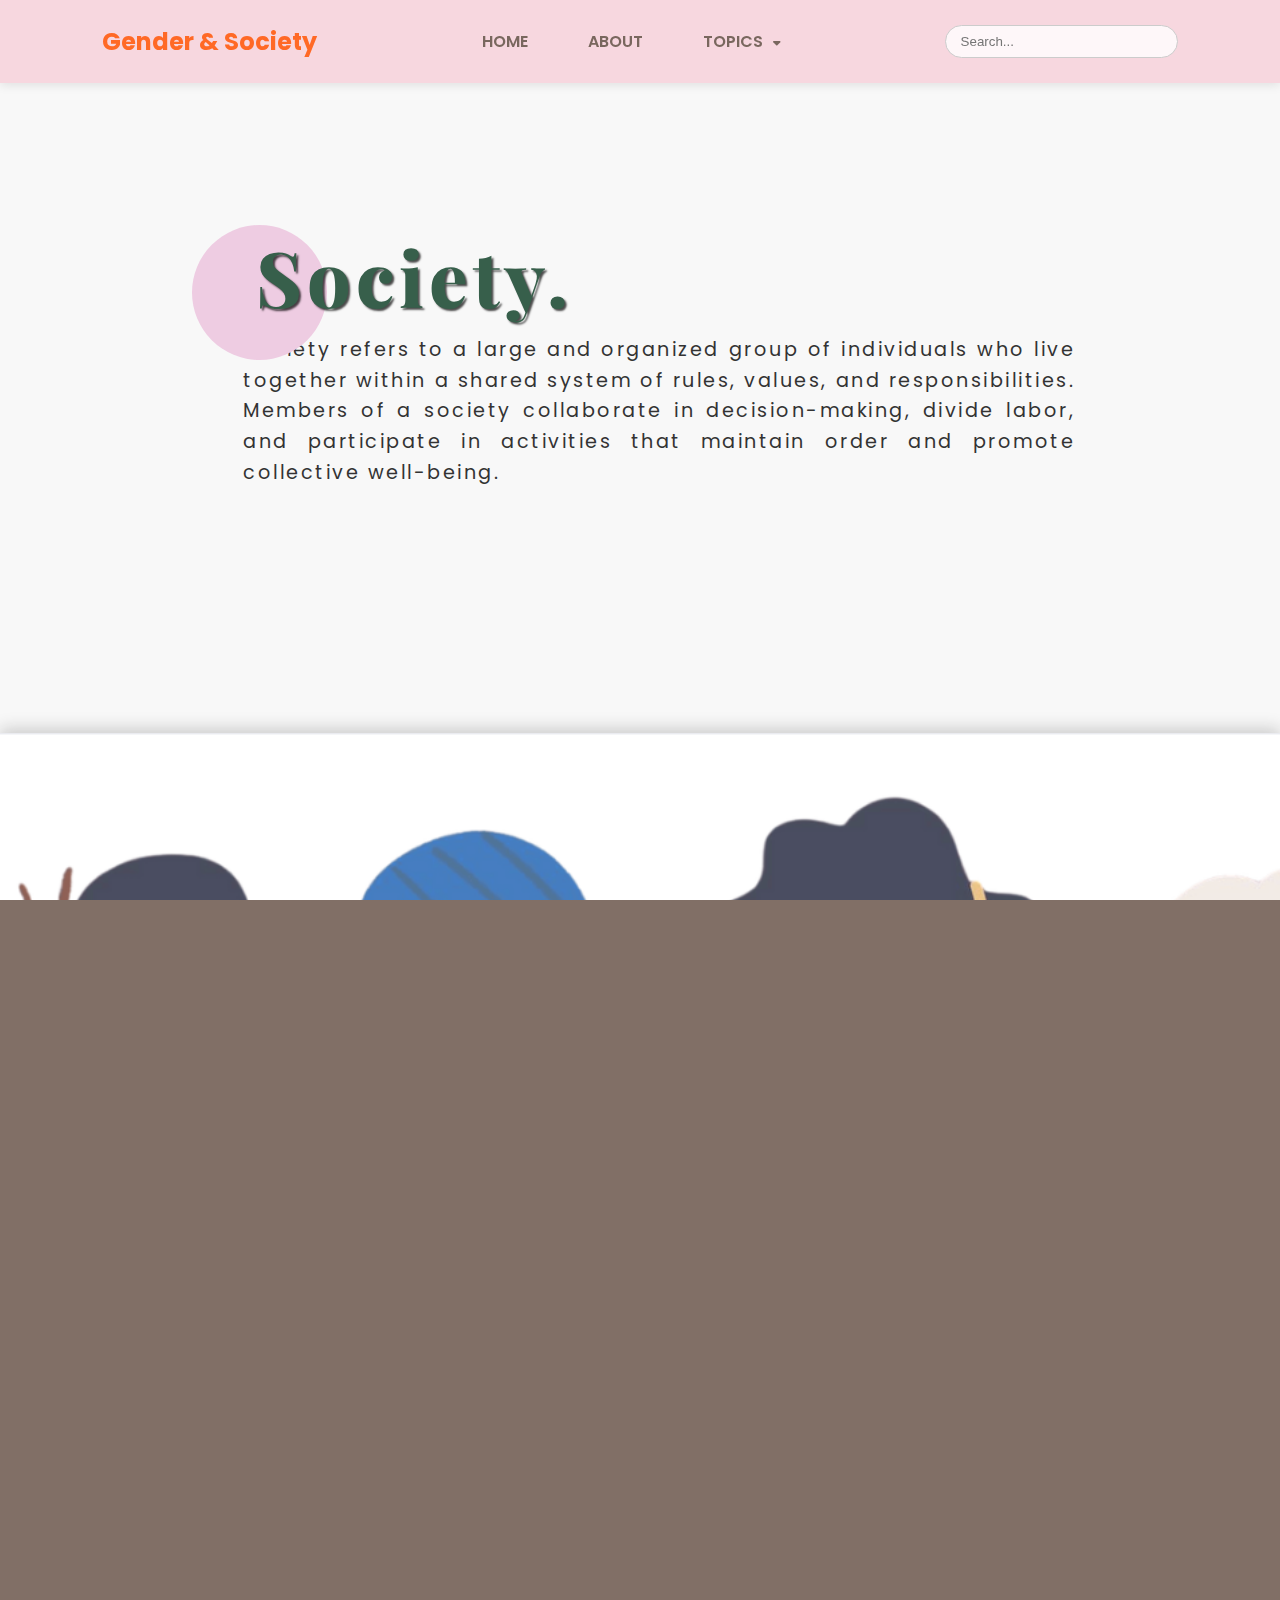
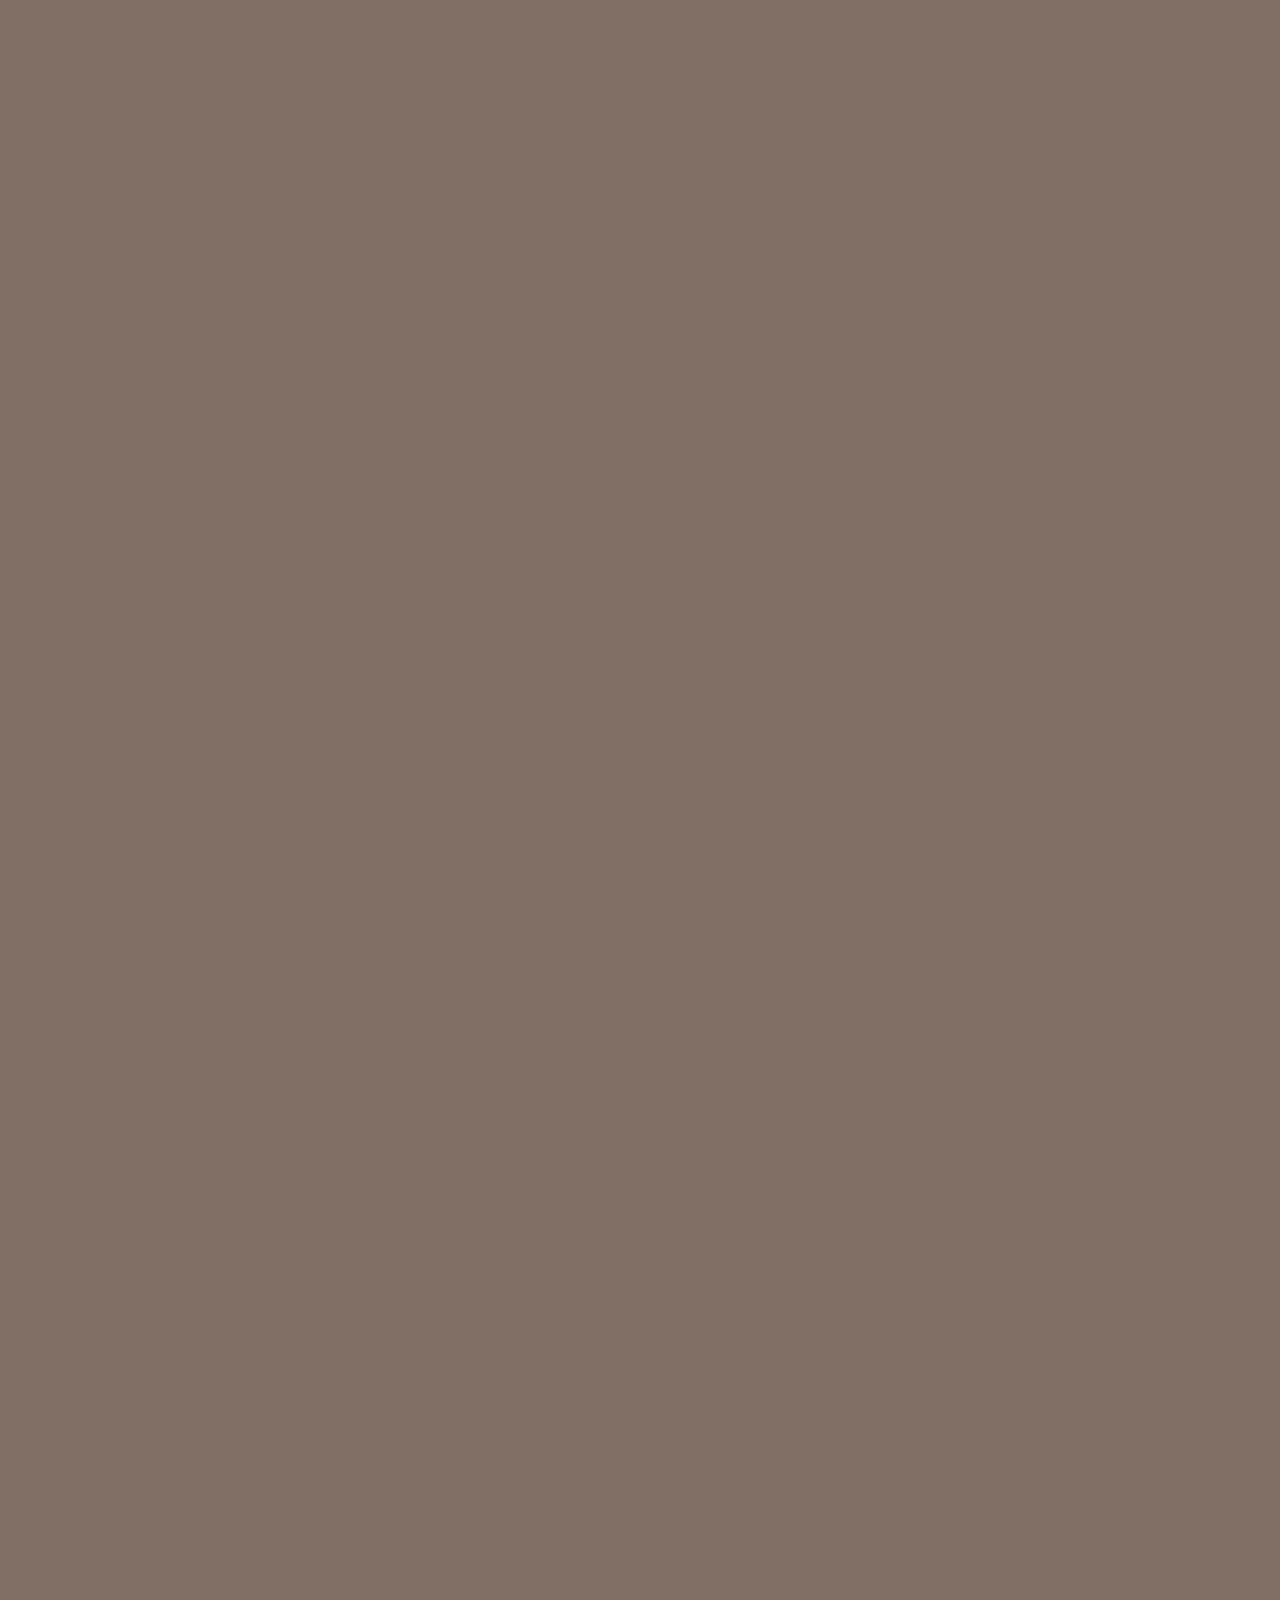
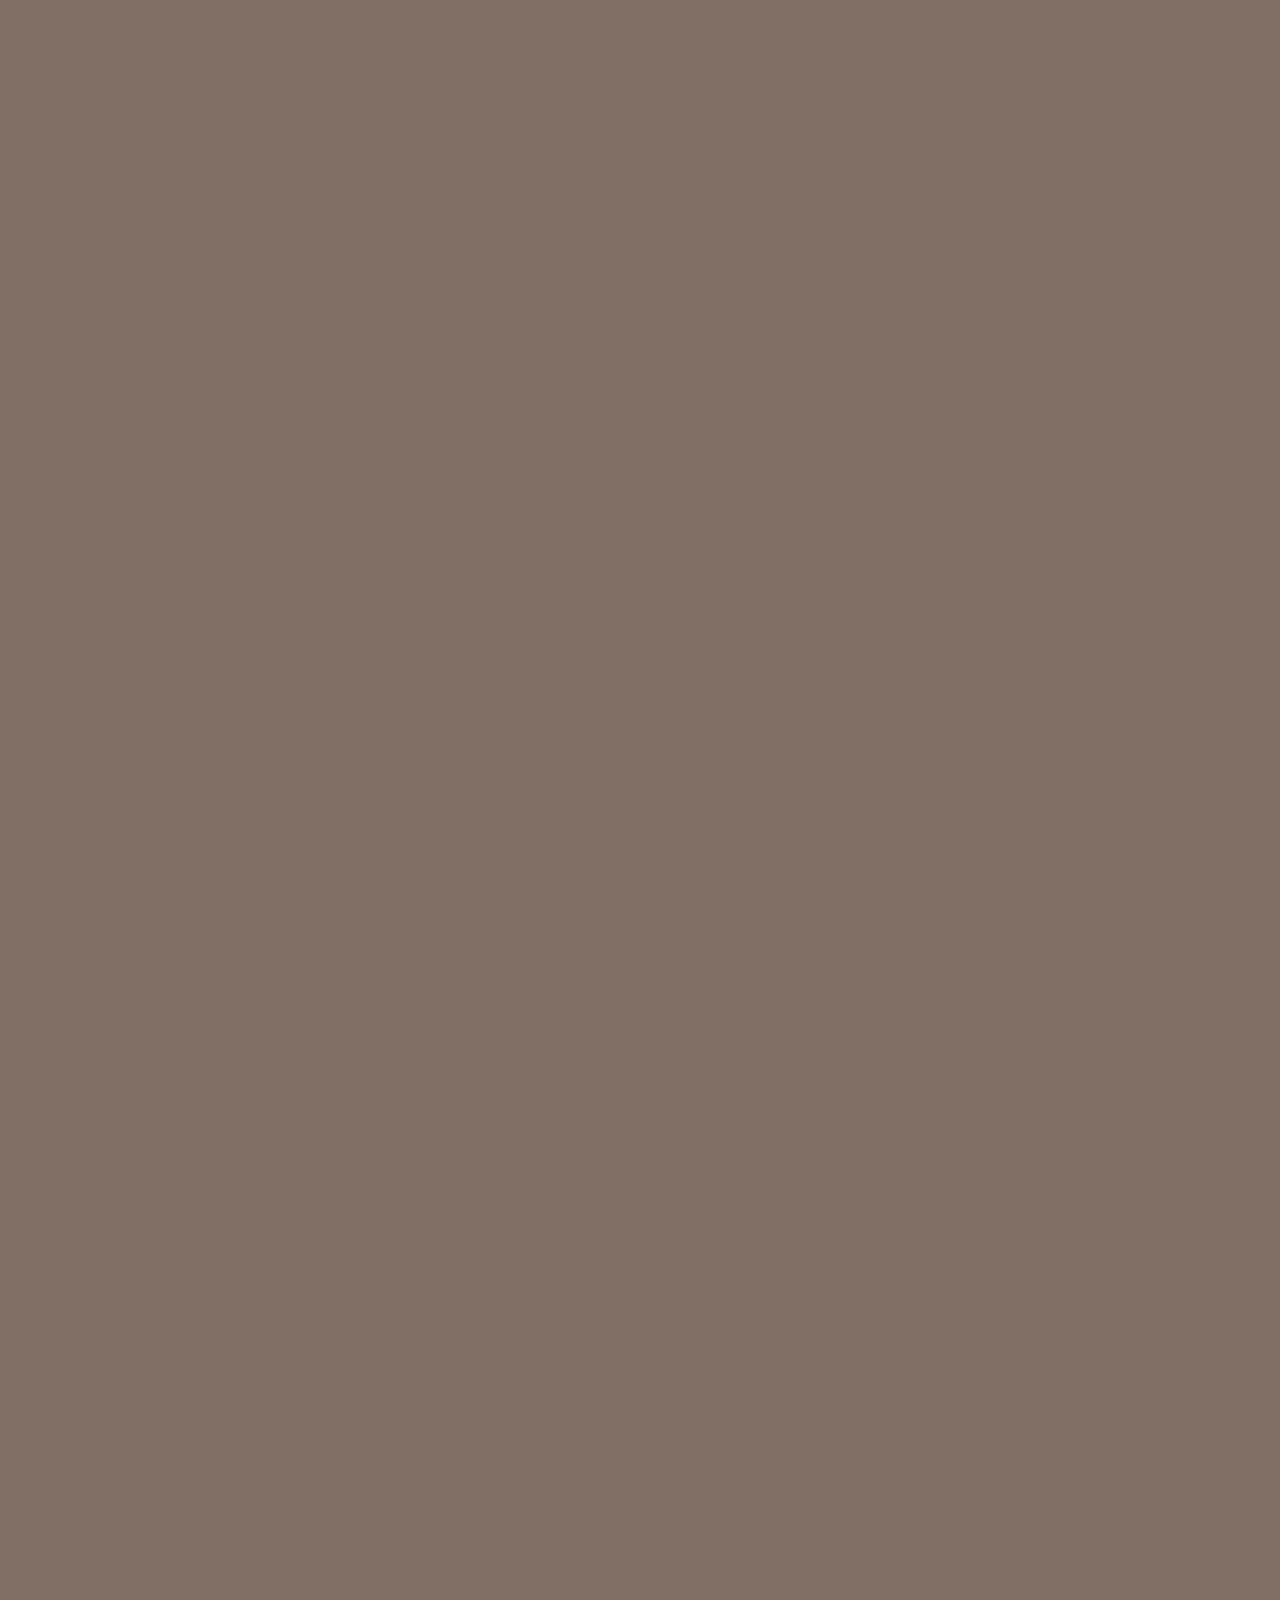
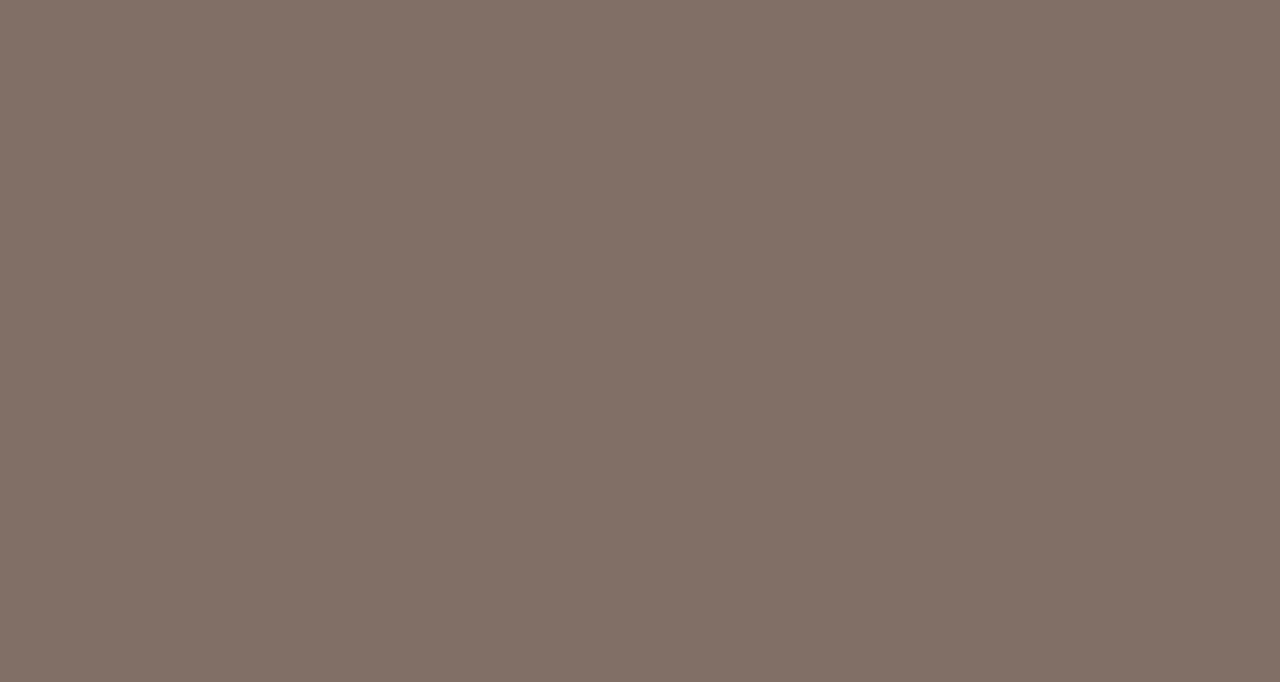
<file: society.html>
<!DOCTYPE html>
<html lang="en">
<head>
    <meta charset="UTF-8">
    <meta name="viewport" content="width=device-width, initial-scale=1.0">
    <title>society</title>
    <style>
      /* Dropdown styles for navbar */
     .navbar-links li {
        position: relative; /* IMPORTANT: Make li the positioning context */
      }

      .navbar-links a {
        border-radius: 8px;
        transition: background-color 0.25s ease;
      }

      .navbar-links a:hover,
      .navbar-links a:focus {
        background-color: #e0e7ff;
        outline: none;
      }

      /* Dropdown container */
      .dropdown {
        position: absolute;
        top: 120%;
        left: 0;
        background: white;
        border-radius: 12px;
        box-shadow: 0 6px 12px rgba(0, 0, 0, 0.1);
        padding: 12px 0;
        min-width: 180px;
        opacity: 0;
        visibility: hidden;
        transform: translateY(10px);
        transition: opacity 0.2s ease, transform 0.2s ease, visibility 0.2s;
        z-index: 1000;
      }

      /* Show dropdown on hover */
      .navbar-links li:hover > .dropdown,
      .navbar-links li:focus-within > .dropdown {
        opacity: 1;
        visibility: visible;
        transform: translateY(0);
      }

      /* Dropdown links */
      .dropdown li {
        list-style: none;
      }

      .dropdown li a {
        display: block;
        padding: 10px 20px;
        font-weight: 500;
        color: #333;
        white-space: nowrap;
        font-family: 'Raleway', sans-serif;
      }

      .dropdown li a:hover,
      .dropdown li a:focus {
        background-color: #c7d2fe;
        color: #1e3a8a;
        outline: none;
        border-radius: 8px;
      }

      /* Dropdown arrow icon next to TOPICS */
      .dropdown-arrow {
        margin-left: 6px;
        font-size: 0.75em;
        transition: transform 0.3s ease;
      }

      /* Rotate arrow on hover */
      .navbar-links li:hover > a > .dropdown-arrow,
      .navbar-links li:focus-within > a > .dropdown-arrow {
        transform: rotate(180deg);
      }

      /* Responsive adjustments */
      @media (max-width: 640px) {
        .navbar-links {
          flex-direction: column;
          gap: 12px;
        }
        /* For mobile, dropdown should be toggleable (JS needed) - fallback */
        .dropdown {
          position: static;
          opacity: 1 !important;
          visibility: visible !important;
          transform: translateY(0) !important;
          box-shadow: none;
          padding: 0;
          background: transparent;
          min-width: auto;
        }
        .dropdown li a {
          padding-left: 32px;
        }
        .dropdown-arrow {
          display: none;
        }
      }
    </style>
    <link rel="stylesheet" href="society.css">
    <link rel="preconnect" href="https://fonts.googleapis.com">
    <link rel="preconnect" href="https://fonts.gstatic.com" crossorigin>
    <link rel="stylesheet" href="https://cdnjs.cloudflare.com/ajax/libs/font-awesome/6.0.0-beta3/css/all.min.css">
    <link href="https://fonts.googleapis.com/css2?family=Playfair+Display:ital,wght@0,400..900;1,400..900&family=Raleway:ital,wght@0,100..900;1,100..900&display=swap" rel="stylesheet">
    <link href="https://fonts.googleapis.com/css2?family=Poppins:wght@400;600;700&display=swap" rel="stylesheet">
</head>
<body>
    <div class="page-container">
        <nav class="navbar">
    <div class="navbar-brand">
      <a href="#home">Gender &amp; Society</a>
    </div>
    <ul class="navbar-links">
      <li><a href="index.html">HOME</a></li>
      <li><a href="index.html#about">ABOUT</a></li>
      <li tabindex="0">
        <a aria-haspopup="true" aria-expanded="false" aria-controls="topics-dropdown">
          TOPICS
          <i class="fas fa-caret-down dropdown-arrow" aria-hidden="true"></i>
        </a>
        <ul class="dropdown" id="topics-dropdown" role="menu" aria-label="Topics submenu">
          <li role="none">
            <a role="menuitem" href="society.html">Society</a>
          </li>
          <li role="none">
            <a role="menuitem" href="gender.html">Gender</a>
          </li>
          <li role="none">
            <a role="menuitem" href="construct.html">Gender As Social Construction</a>
          </li>
          <li role="none">
            <a role="menuitem" href="family.html">Gender and Family</a>
          </li>
          <li role="none">
            <a role="menuitem" href="workplace.html">Gender in the Workplace</a>
          </li>
          <li role="none">
            <a role="menuitem" href="academe.html">Gender and The Academe</a>
          </li>
          <li role="none">
            <a role="menuitem" href="mass-media.html">Mass Media in a Gendered Society</a>
          </li>
          <li role="none">
            <a role="menuitem" href="church.html">Gender and Development in the Church</a>
          </li>
          <li role="none">
            <a role="menuitem" href="politics.html">Gender and Politics</a>
          </li>
          <li role="none">
            <a role="menuitem" href="violence.html">Gender and Violence</a>
          </li>
          
        </ul>
      </li>
    </ul>
    <div class="search-box">
      <input type="text" placeholder="Search..." />
      <button type="submit" aria-label="Search"></button>
    </div>
  </nav>

        <div class="paragraph-section" id="home"> 
            <div class="title-section"> 
                <span class="dot"></span> 
                <h1>Society.</h1>
                <div class="quotes">
                    <p>Society refers to a large and organized group of individuals who live together within a shared system of rules, values, and responsibilities. Members of a society collaborate in decision-making, divide labor, and participate in activities that maintain order and promote collective well-being.</p>
                </div>
            </div>

                
        </div>

        <div class="about-section" id="about">
            <div class="card-container">
                <div class="card1">
                    <div class="card-overlay">
                        <p>
                        A society can encompass the population of a single country or extend across multiple countries with similar cultural or social structures.
                        </p>
                    </div>
                </div>
            </div>
        </div>

        <div class="topics-section" id="topics">
            <div class="topics-content-wrapper">
                <div class="topics-column-container">
                    <div class="topics-column-left">
                        <h2>How Gender Roles<br>and Expectations<br>are shaped by<br>society?</h2>
                        <p>From birth, children of all sexes have similar needs but society quickly begins assigning them different roles. Through everyday phrases and behaviors, gender expectations are introduced early.</p><p> Comments like "He's a tough bot" or "She's so pretty, boys should protect her" teach children that boys are expected to be strong and assertive, while girls should be delicate and passive.</p>
                    </div>
                    <div class="topics-column-right">
                        <p>Toys, clothing, and media reinforce the roles girls are encouraged to play with dolls and kitchen sets, while boys are steered toward trucks and superheroes. Even superheroes themselves mostly represent male saviors, leaving fewer empowering role models for girls.</p>
                        <div class="pink-dots-container">
                            <span class="pink-dot"></span>
                            <span class="pink-dot"></span>
                            <span class="pink-dot"></span>
                            <span class="pink-dot"></span> 
                        </div>
                        <p>These gender roles are often imposed out of fear of social judgement. Parents may unconsciously reinforce stereotypes to protect their children from being ridiculed or excluded. However, these early limitations can shape self-esteem, career choices, and emotional expression well into adulthood. Challenging rigid gender expectations is essential to promoting equality and allowing individuals to grow into their full potential free from outdated societal norms.</p>
                    </div>
                </div>
            </div>
        </div>
        <div class="social-structures-section" id="social-structures">
            <h2>HOW SOCIAL STRUCTURES REINFORCE GENDER INEQUALITY?</h2>
            <div class="social-structures-grid">
                <div class="structure-item pink-bg">
                    <img src="images/fam.png" alt="Family Icon" class="structure-image">
                    <span class="label2">Family</span>
                </div>
                <div class="structure-item green-bg">
                    <i class="fas fa-graduation-cap icon"></i>
                    <span class="label">Education</span>
                </div>
                <div class="structure-item pink-bg">
                    <img src="images/bag.png" alt="Family Icon" class="structure-image">
                    <span class="label2">Work</span>
                </div>
                <div class="structure-item green-bg">
                    <i class="fas fa-church icon"></i>
                    <span class="label">Religion</span>
                </div>
            </div>
        </div>

        
        <div class="gender-roles-section" id="gender-roles">
            <div class="hori"></div>
            <div class="verti"></div>
            <div class="hori1"></div>
            <div class="verti1"></div>
            <div class="gender-left-content">
                <img src="images/fami.png" alt="Family Icon" class="content-icon icon-top-left">
                <p class="gender-text-left">Within families, children are often socialized differently based on their gender, with girls encouraged toward passive behaviors and boys toward active ones. This division extends to household responsibilities, where women typically bear the primary burden of chores and childcare, restricting their chances for education and personal growth. Patriarchal norms within families often give men greater decision-making power, further limiting women's agency.</p>
            </div>
            <div class="gender-right-content">
                <p class="gender-text-right">Gender stereotypes are perpetuated through curricula and teaching practices that steer students toward traditional roles. Girls, in particular, may face barriers to accessing quality education due to poverty, social expectations, or conflict, and they are often discouraged from pursuing careers in fields like science and technology.</p>
                <img src="images/cap.png" alt="Graduation Cap Icon" class="content-icon icon-bottom-right">
            </div>
            
        </div>
            <div class="section-gender-roles" id="gender-roles">
                <div class="line-horizontal-top"></div>
                <div class="line-vertical-left"></div>
                <div class="line-horizontal-bottom"></div>
                <div class="line-vertical-right"></div>

                <div class="content-gender-left">
                    <img src="images/bagg.png" alt="Family Icon" class="icon-content icon-top-left">
                    <p class="text-gender-left">
                        Within families, children are often socialized differently based on their gender, with girls encouraged toward passive behaviors and boys toward active ones. This division extends to household responsibilities, where women typically bear the primary burden of chores and childcare, restricting their chances for education and personal growth. Patriarchal norms within families often give men greater decision-making power, further limiting women's agency.
                    </p>
                </div>

                <div class="content-gender-right">
                    <p class="text-gender-right">
                        Gender stereotypes are perpetuated through curricula and teaching practices that steer students toward traditional roles. Girls, in particular, may face barriers to accessing quality education due to poverty, social expectations, or conflict, and they are often discouraged from pursuing careers in fields like science and technology.
                    </p>
                    <img src="images/cape.png" alt="Graduation Cap Icon" class="icon-content icon-bottom-right">
            </div>

        
        
    </div>
</div>
      
</div>


    
</body>
</html>
</file>
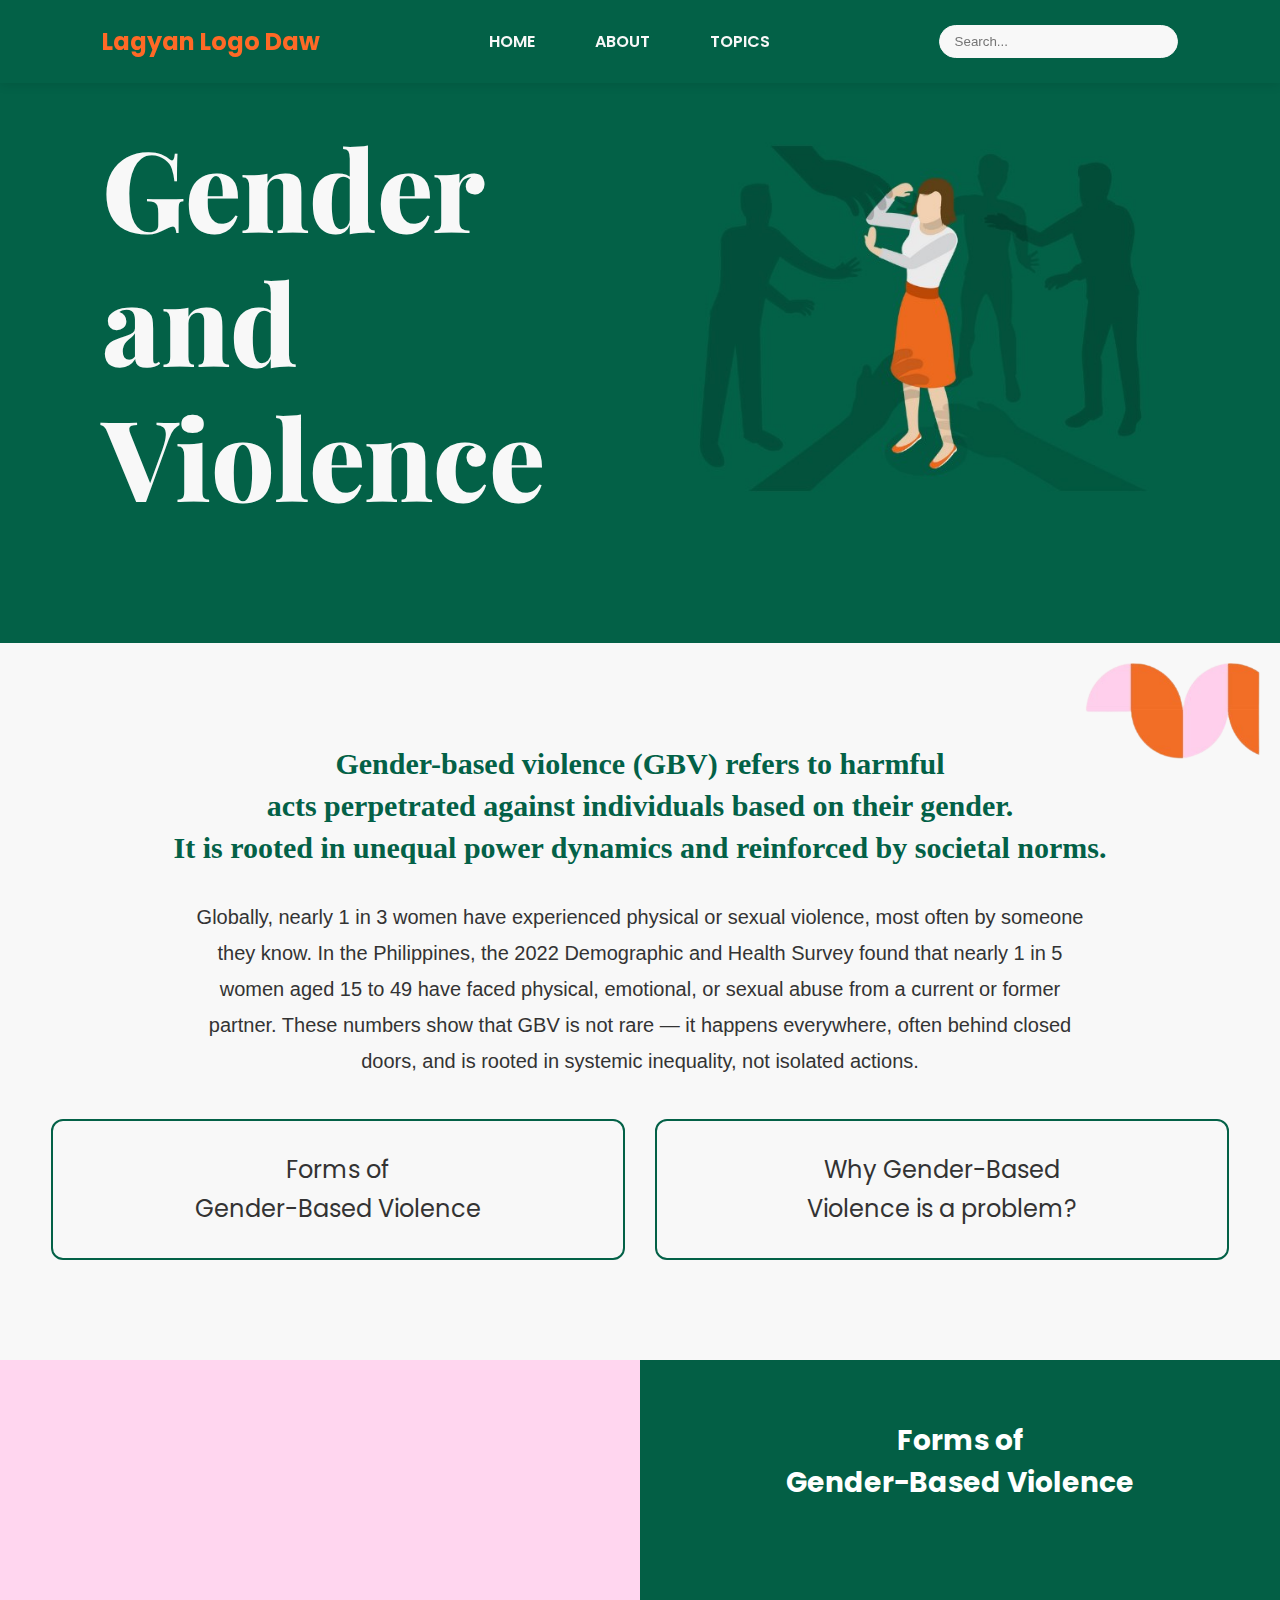
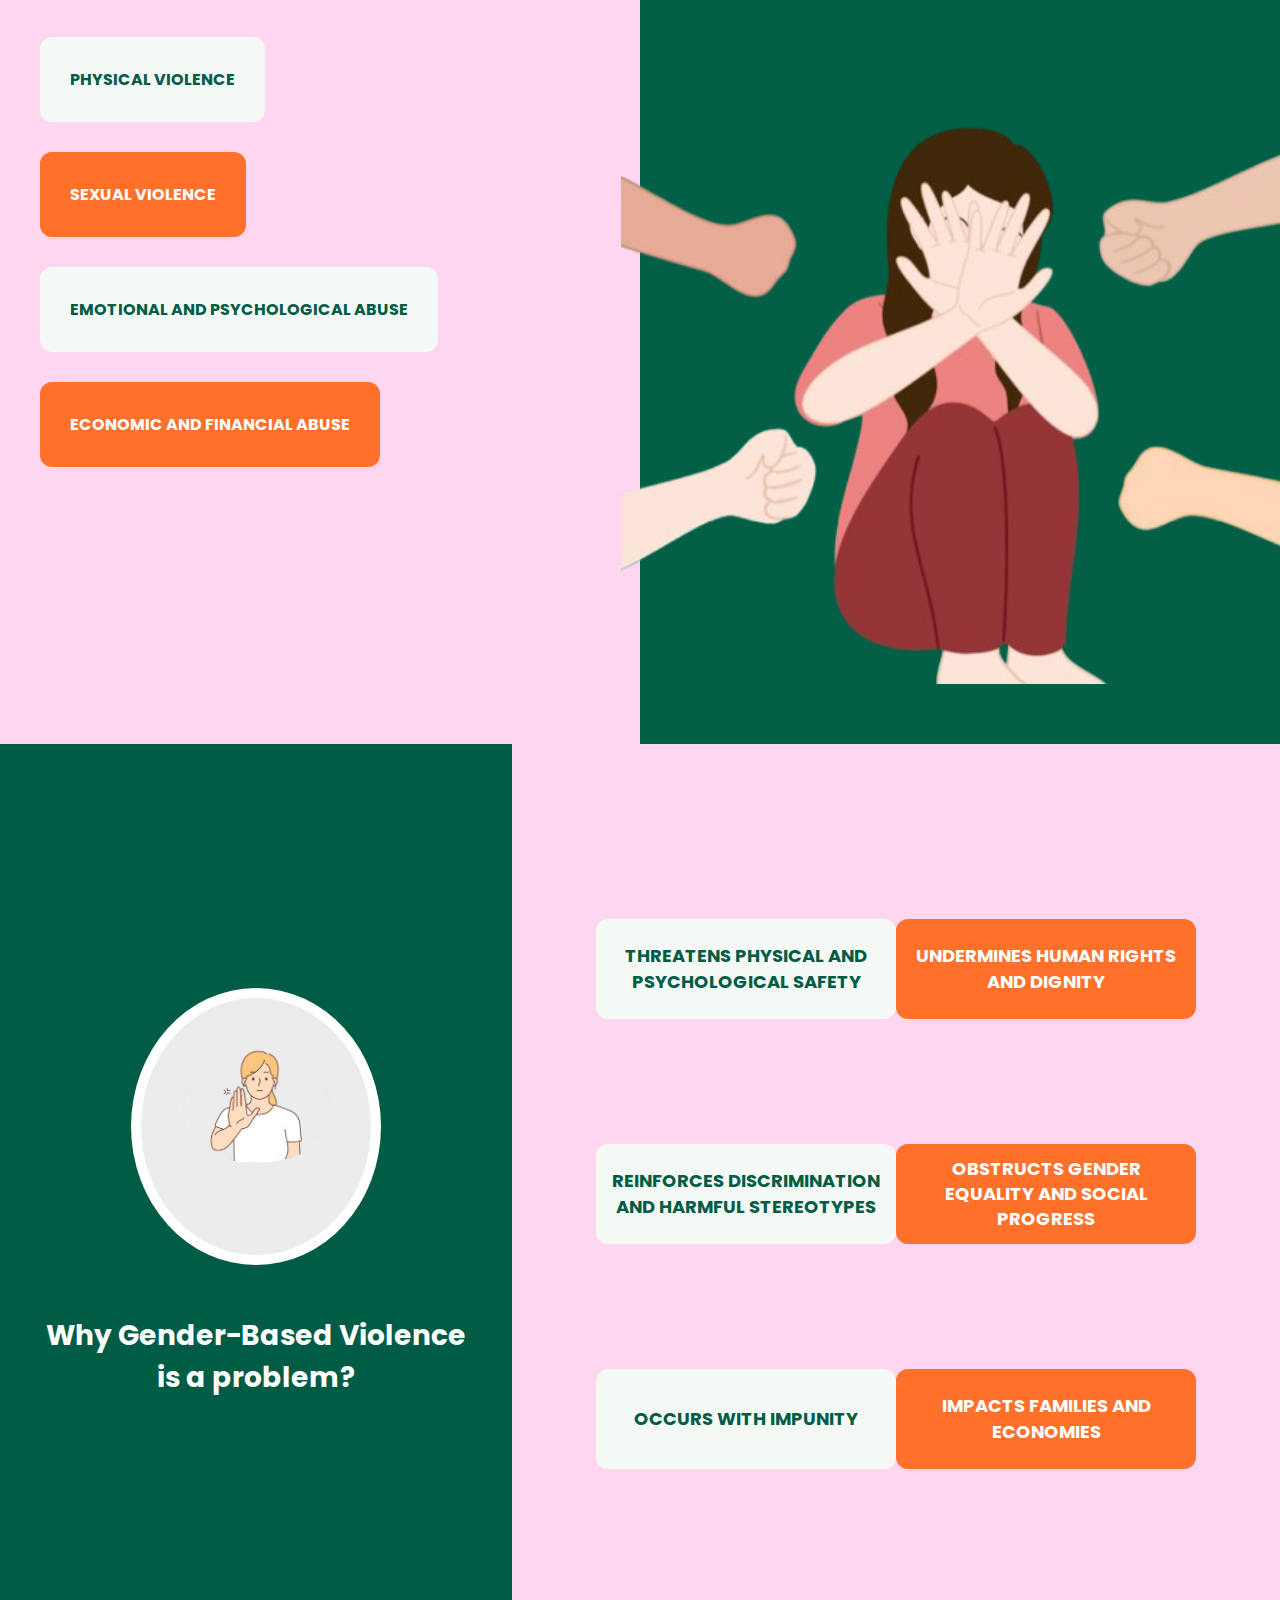
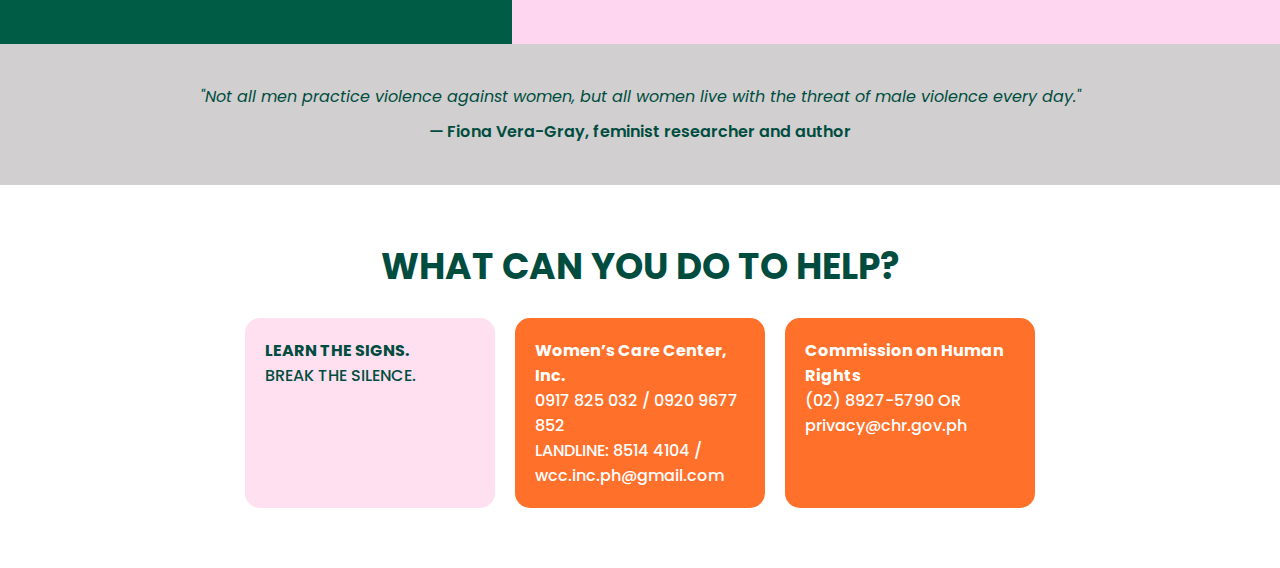
<file: violence.html>
<!DOCTYPE html>
<html lang="en">
<head>
  <meta charset="UTF-8" />
  <meta name="viewport" content="width=device-width, initial-scale=1.0"/>
  <title>Violence</title>
    <style>
      /* Dropdown styles for navbar */
     .navbar-links li {
        position: relative; /* IMPORTANT: Make li the positioning context */
      }

      .navbar-links a {
        border-radius: 8px;
        transition: background-color 0.25s ease;
      }

      .navbar-links a:hover,
      .navbar-links a:focus {
        background-color: #e0e7ff;
        outline: none;
      }

      /* Dropdown container */
      .dropdown {
        position: absolute;
        top: 120%;
        left: 0;
        background: white;
        border-radius: 12px;
        box-shadow: 0 6px 12px rgba(0, 0, 0, 0.1);
        padding: 12px 0;
        min-width: 180px;
        opacity: 0;
        visibility: hidden;
        transform: translateY(10px);
        transition: opacity 0.2s ease, transform 0.2s ease, visibility 0.2s;
        z-index: 1000;
      }

      /* Show dropdown on hover */
      .navbar-links li:hover > .dropdown,
      .navbar-links li:focus-within > .dropdown {
        opacity: 1;
        visibility: visible;
        transform: translateY(0);
      }

      /* Dropdown links */
      .dropdown li {
        list-style: none;
      }

      .dropdown li a {
        display: block;
        padding: 10px 20px;
        font-weight: 500;
        color: #333;
        white-space: nowrap;
        font-family: 'Raleway', sans-serif;
      }

      .dropdown li a:hover,
      .dropdown li a:focus {
        background-color: #c7d2fe;
        color: #1e3a8a;
        outline: none;
        border-radius: 8px;
      }

      /* Dropdown arrow icon next to TOPICS */
      .dropdown-arrow {
        margin-left: 6px;
        font-size: 0.75em;
        transition: transform 0.3s ease;
      }

      /* Rotate arrow on hover */
      .navbar-links li:hover > a > .dropdown-arrow,
      .navbar-links li:focus-within > a > .dropdown-arrow {
        transform: rotate(180deg);
      }

      /* Responsive adjustments */
      @media (max-width: 640px) {
        .navbar-links {
          flex-direction: column;
          gap: 12px;
        }
        /* For mobile, dropdown should be toggleable (JS needed) - fallback */
        .dropdown {
          position: static;
          opacity: 1 !important;
          visibility: visible !important;
          transform: translateY(0) !important;
          box-shadow: none;
          padding: 0;
          background: transparent;
          min-width: auto;
        }
        .dropdown li a {
          padding-left: 32px;
        }
        .dropdown-arrow {
          display: none;
        }
      }
    </style>
  <link rel="stylesheet" href="Violence.css"/>
  <link rel="preconnect" href="https://fonts.googleapis.com"/>
  <link rel="preconnect" href="https://fonts.gstatic.com" crossorigin/>
  <link href="https://fonts.googleapis.com/css2?family=Playfair+Display:wght@400;800&family=Poppins:wght@400;600;700&display=swap" rel="stylesheet"/>
  <link rel="stylesheet" href="https://cdnjs.cloudflare.com/ajax/libs/font-awesome/6.0.0-beta3/css/all.min.css"/>
</head>
<body>

  <div class="page-container">
    <nav class="navbar">
      <div class="navbar-brand">
        <a href="#home">Lagyan Logo Daw</a>
      </div>
      <ul class="navbar-links">
        <li><a href="#home">HOME</a></li>
        <li><a href="#about">ABOUT</a></li>
        <li><a href="#topics">TOPICS</a></li>
      </ul>
      <div class="search-box">
        <input type="text" placeholder="Search..."/>
        <button type="submit"></button>
      </div>
    </nav>

    <div class="header-content">
      <div class="main-title">
        <h1>Gender<br>and<br>Violence</h1>
      </div>
      <div class="main-image-display">
        <img src="images/SCARED.jpg" alt="Main Violence Image"/>
      </div>
    </div>

    <div class="GBV-container">
      <div class="GBV-heading">
        <img src="images/SNAKE.png" alt="Decorative Icon"/>
      </div>
      <div class="GBV-content">
        <h6>
          Gender-based violence (GBV) refers to harmful<br>
          acts perpetrated against individuals based on their gender.<br>
          It is rooted in unequal power dynamics and reinforced by societal norms.
        </h6>
        <p>
          Globally, nearly 1 in 3 women have experienced physical or sexual violence, most often by someone<br>
          they know. In the Philippines, the 2022 Demographic and Health Survey found that nearly 1 in 5<br>
          women aged 15 to 49 have faced physical, emotional, or sexual abuse from a current or former<br>
          partner. These numbers show that GBV is not rare — it happens everywhere, often behind closed<br>
          doors, and is rooted in systemic inequality, not isolated actions.
        </p>
      </div>

      <div class="question-container">
        <div class="question1">
          <p>Forms of <br>Gender-Based Violence</p>
        </div>
        <div class="question2">
          <p>Why Gender-Based<br> Violence is a problem?</p>
        </div>
      </div>
    </div>

    <div class="violence-section">
      <div class="left">
        <div class="tag light-green">PHYSICAL VIOLENCE</div>
        <div class="tag orange">SEXUAL VIOLENCE</div>
        <div class="tag light-green">EMOTIONAL AND PSYCHOLOGICAL ABUSE</div>
        <div class="tag orange">ECONOMIC AND FINANCIAL ABUSE</div>
      </div>
      <div class="right">
        <h2>Forms of <br>Gender-Based Violence</h2>
        <img src="images/SCAREDY-GAY.png" alt="Person in distress"/>
      </div>
    </div>


    <div class="problem-section">
      <div class="left">
        <img src="images/STAP.png" alt="Stop Gender Violence"/>
        <h1>Why Gender-Based Violence is a problem?</h1>
      </div>
      <div class="right">
        <div class="row">
          <div class="tag light-green">THREATENS PHYSICAL AND PSYCHOLOGICAL SAFETY</div>
          <div class="tag orange">UNDERMINES HUMAN RIGHTS AND DIGNITY</div>
        </div>
        <div class="row">
          <div class="tag light-green">REINFORCES DISCRIMINATION AND HARMFUL STEREOTYPES</div>
          <div class="tag orange">OBSTRUCTS GENDER EQUALITY AND SOCIAL PROGRESS</div>
        </div>
        <div class="row">
          <div class="tag light-green">OCCURS WITH IMPUNITY</div>
          <div class="tag orange">IMPACTS FAMILIES AND ECONOMIES</div>
        </div>
      </div>
    </div>

    <section class="quote-section">
  <p>
    "Not all men practice violence against women, but all women live with the threat of male violence every day."
  </p>
  <strong>— Fiona Vera-Gray, feminist researcher and author</strong>
</section>

<section class="help-section">
  <h2>WHAT CAN YOU DO TO HELP?</h2>
  <div class="help-cards">
    <div class="help-card">
      <strong>LEARN THE SIGNS.</strong><br>BREAK THE SILENCE.
    </div>
    <div class="help-card orange">
      <strong>Women’s Care Center, Inc.</strong><br>
      0917 825 032 / 0920 9677 852<br>
      LANDLINE: 8514 4104 /<br>
      wcc.inc.ph@gmail.com
    </div>
    <div class="help-card orange">
      <strong>Commission on Human Rights</strong><br>
      (02) 8927-5790 OR<br>
      privacy@chr.gov.ph
    </div>
  </div>
</section>


  </div>
</body>
</html>
</file>
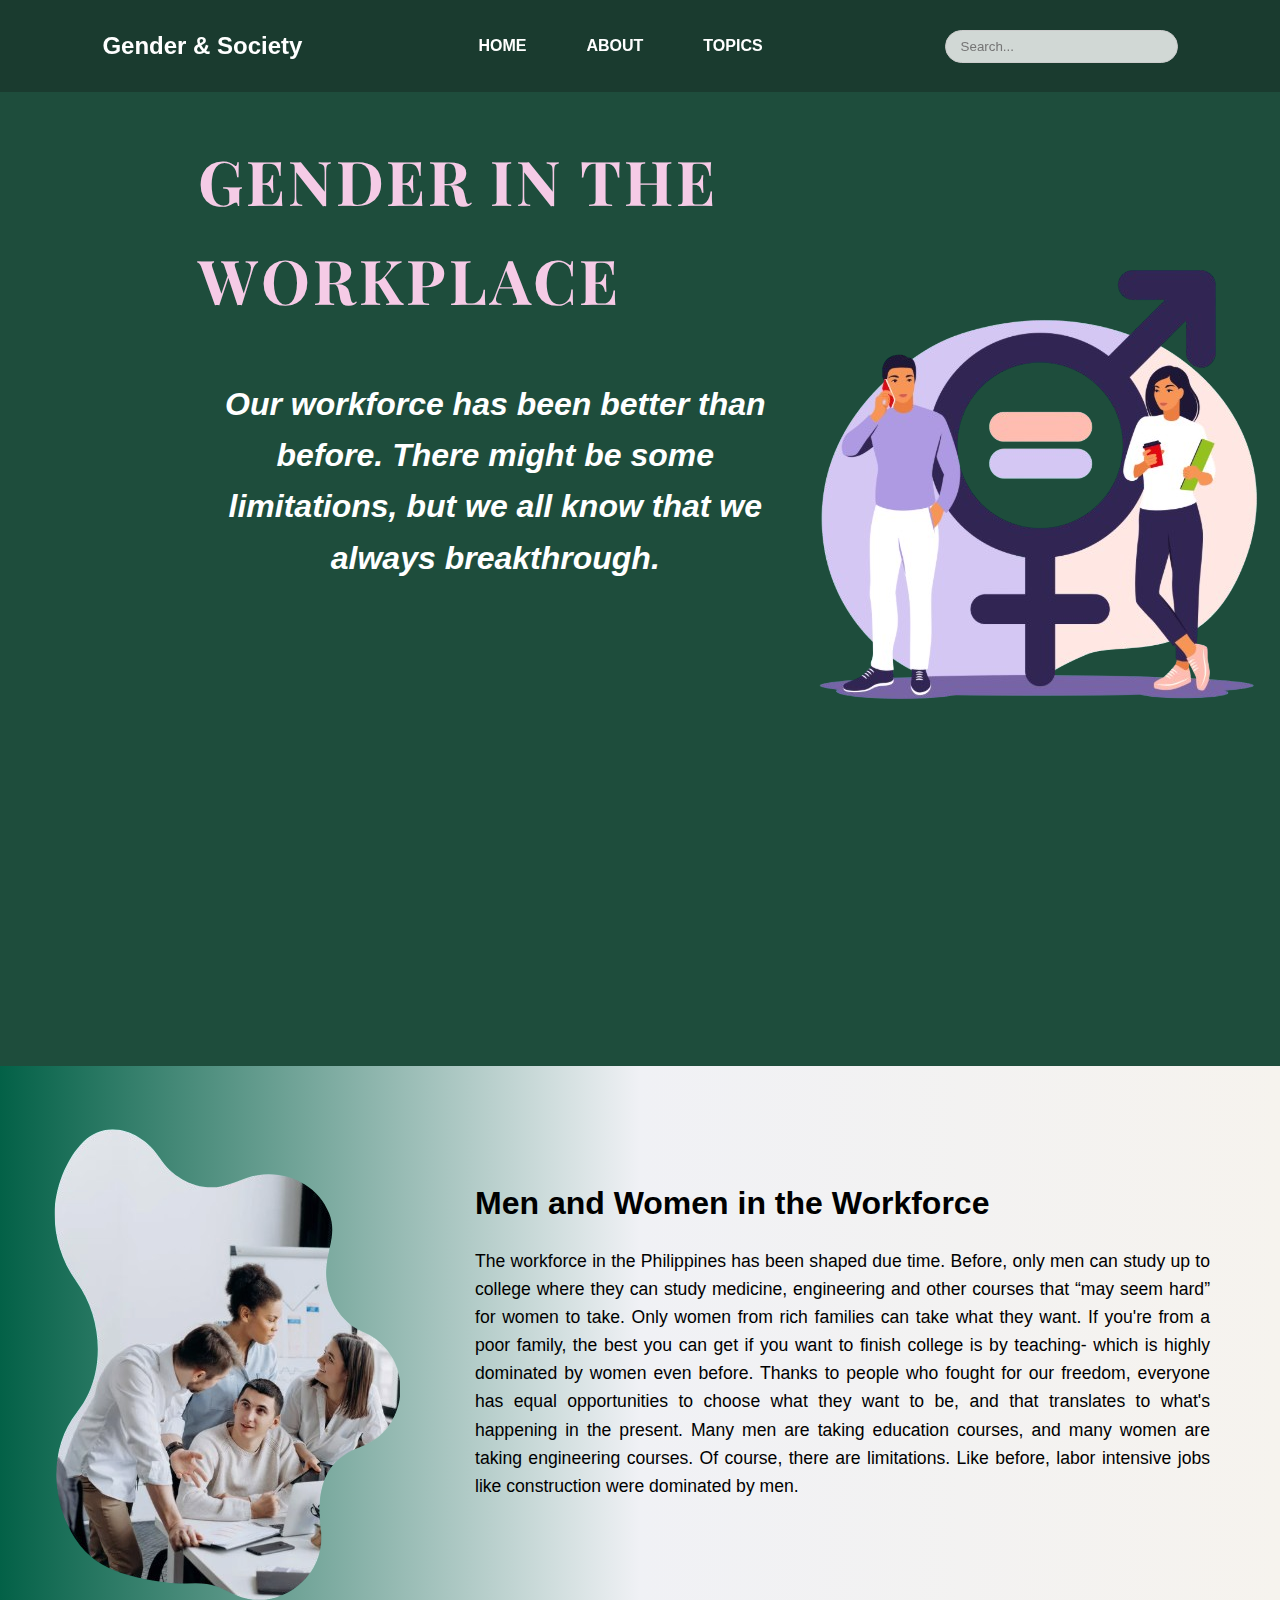
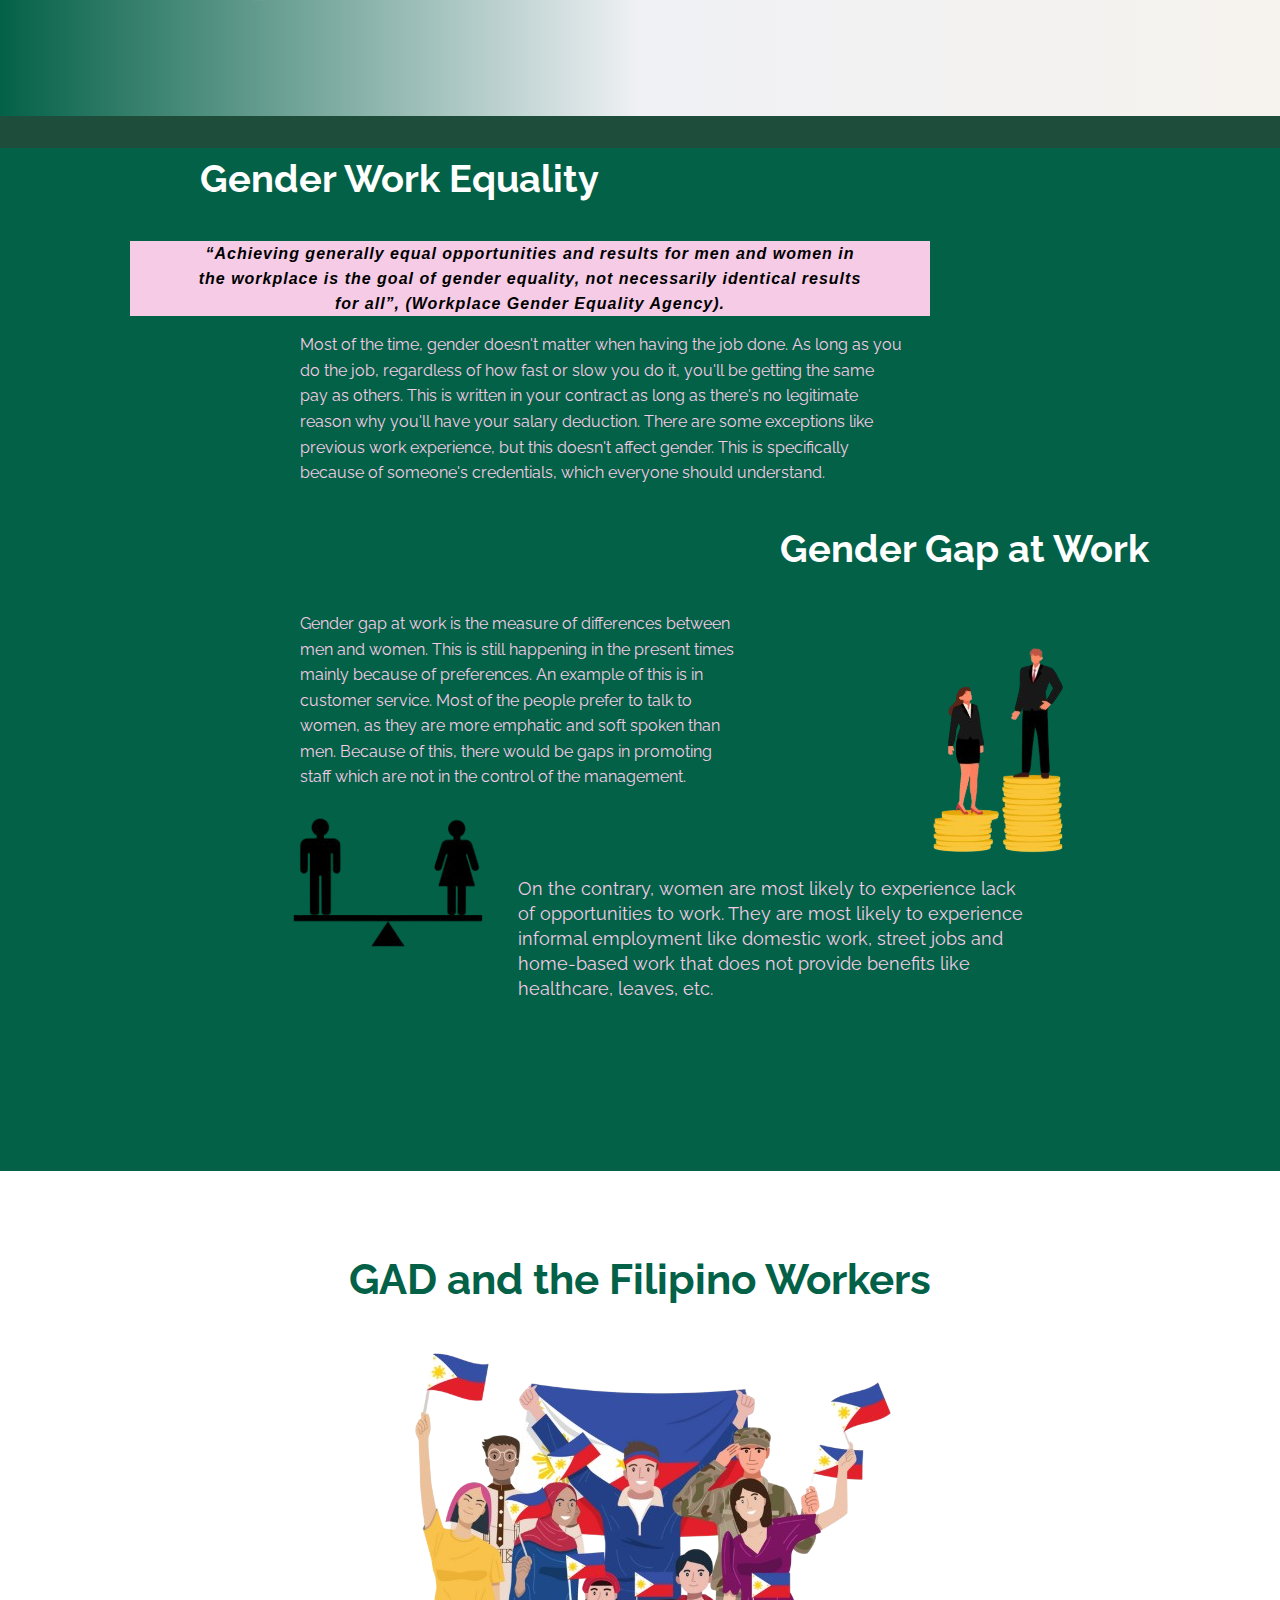
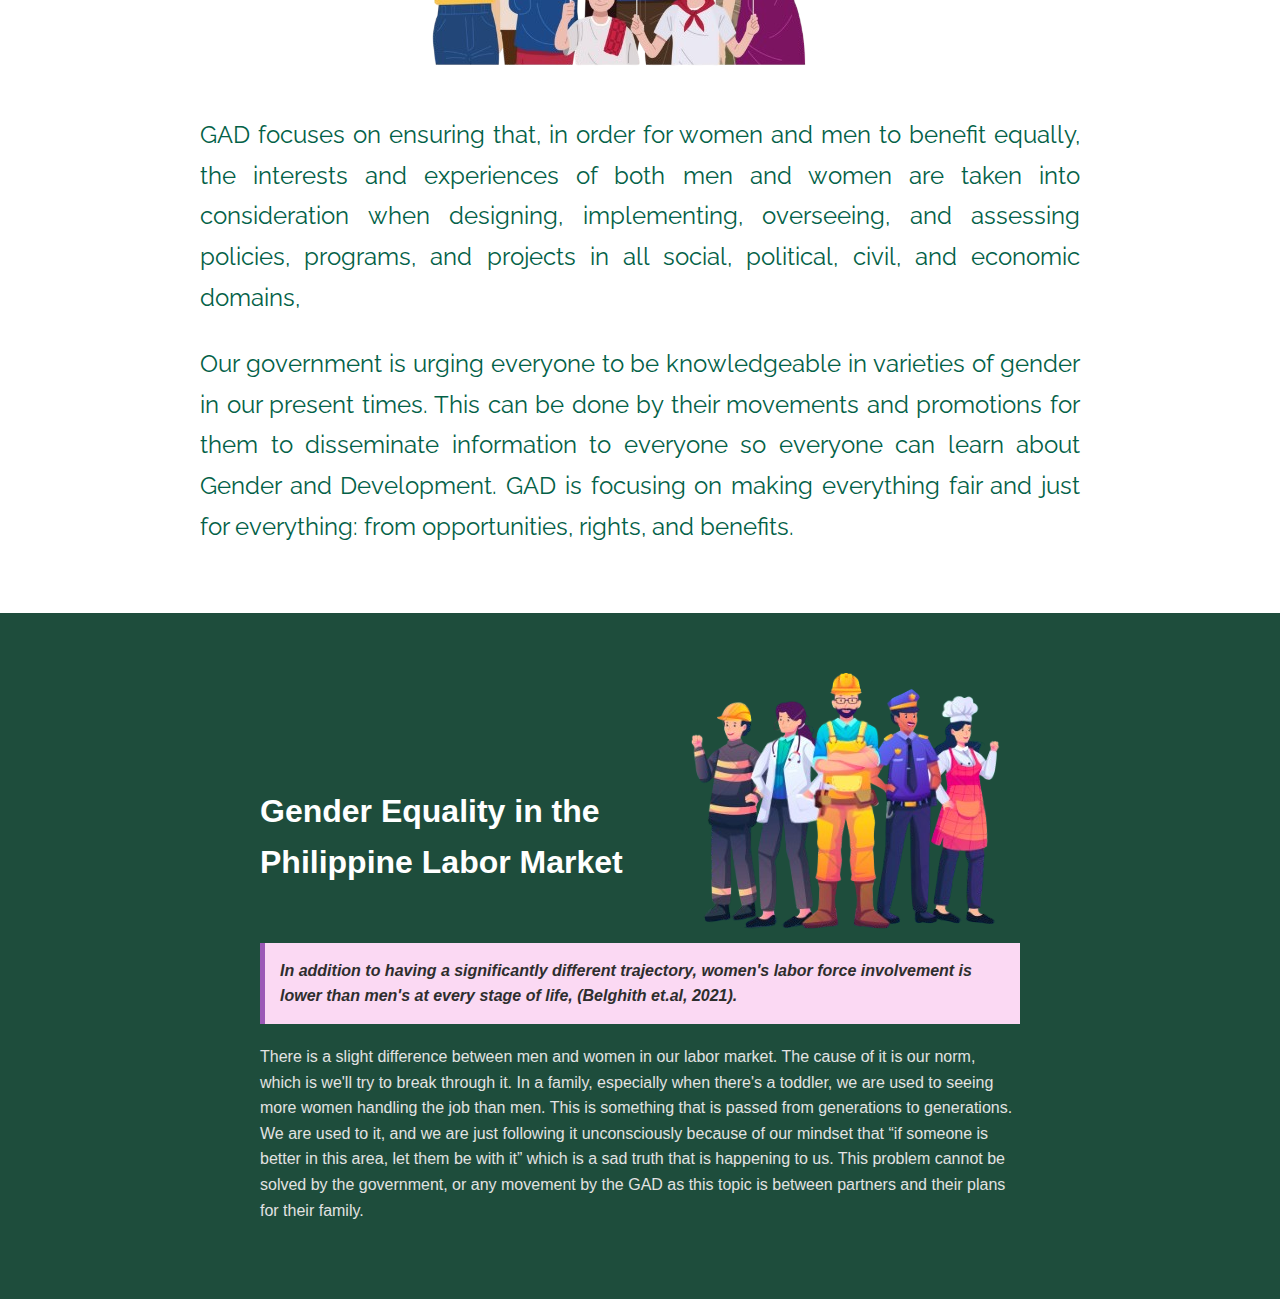
<file: workplace.html>
<!DOCTYPE html>
<html lang="en">
  <head>
    <meta charset="UTF-8" />
    <meta name="viewport" content="width=device-width, initial-scale=1.0" />
    <title>Workplace</title>
    <style>
      /* Dropdown styles for navbar */
     .navbar-links li {
        position: relative; /* IMPORTANT: Make li the positioning context */
      }

      .navbar-links a {
        border-radius: 8px;
        transition: background-color 0.25s ease;
      }

      .navbar-links a:hover,
      .navbar-links a:focus {
        background-color: #e0e7ff;
        outline: none;
      }

      /* Dropdown container */
      .dropdown {
        position: absolute;
        top: 120%;
        left: 0;
        background: white;
        border-radius: 12px;
        box-shadow: 0 6px 12px rgba(0, 0, 0, 0.1);
        padding: 12px 0;
        min-width: 180px;
        opacity: 0;
        visibility: hidden;
        transform: translateY(10px);
        transition: opacity 0.2s ease, transform 0.2s ease, visibility 0.2s;
        z-index: 1000;
      }

      /* Show dropdown on hover */
      .navbar-links li:hover > .dropdown,
      .navbar-links li:focus-within > .dropdown {
        opacity: 1;
        visibility: visible;
        transform: translateY(0);
      }

      /* Dropdown links */
      .dropdown li {
        list-style: none;
      }

      .dropdown li a {
        display: block;
        padding: 10px 20px;
        font-weight: 500;
        color: #333;
        white-space: nowrap;
        font-family: 'Raleway', sans-serif;
      }

      .dropdown li a:hover,
      .dropdown li a:focus {
        background-color: #c7d2fe;
        color: #1e3a8a;
        outline: none;
        border-radius: 8px;
      }

      /* Dropdown arrow icon next to TOPICS */
      .dropdown-arrow {
        margin-left: 6px;
        font-size: 0.75em;
        transition: transform 0.3s ease;
      }

      /* Rotate arrow on hover */
      .navbar-links li:hover > a > .dropdown-arrow,
      .navbar-links li:focus-within > a > .dropdown-arrow {
        transform: rotate(180deg);
      }

      /* Responsive adjustments */
      @media (max-width: 640px) {
        .navbar-links {
          flex-direction: column;
          gap: 12px;
        }
        /* For mobile, dropdown should be toggleable (JS needed) - fallback */
        .dropdown {
          position: static;
          opacity: 1 !important;
          visibility: visible !important;
          transform: translateY(0) !important;
          box-shadow: none;
          padding: 0;
          background: transparent;
          min-width: auto;
        }
        .dropdown li a {
          padding-left: 32px;
        }
        .dropdown-arrow {
          display: none;
        }
      }
    </style>
    <link rel="stylesheet" href="style_workplace.css" />
    <link href="https://fonts.googleapis.com/css2?family=Playfair+Display:ital,wght@0,400..900;1,400..900&display=swap" rel="stylesheet">
    <link href="https://fonts.googleapis.com/css2?family=Raleway:ital,wght@0,100..900;1,100..900&display=swap" rel="stylesheet">
  </head>
  <body>
    <!--1st section-->
    <div class="page-container">
         <nav class="navbar">
    <div class="navbar-brand">
      <a href="#home">Gender &amp; Society</a>
    </div>
    <ul class="navbar-links">
      <li><a href="index.html">HOME</a></li>
      <li><a href="index.html#about">ABOUT</a></li>
      <li tabindex="0">
        <a aria-haspopup="true" aria-expanded="false" aria-controls="topics-dropdown">
          TOPICS
          <i class="fas fa-caret-down dropdown-arrow" aria-hidden="true"></i>
        </a>
        <ul class="dropdown" id="topics-dropdown" role="menu" aria-label="Topics submenu">
          <li role="none">
            <a role="menuitem" href="society.html">Society</a>
          </li>
          <li role="none">
            <a role="menuitem" href="gender.html">Gender</a>
          </li>
          <li role="none">
            <a role="menuitem" href="construct.html">Gender As Social Construction</a>
          </li>
          <li role="none">
            <a role="menuitem" href="family.html">Gender and Family</a>
          </li>
          <li role="none">
            <a role="menuitem" href="workplace.html">Gender in the Workplace</a>
          </li>
          <li role="none">
            <a role="menuitem" href="academe.html">Gender and The Academe</a>
          </li>
          <li role="none">
            <a role="menuitem" href="mass-media.html">Mass Media in a Gendered Society</a>
          </li>
          <li role="none">
            <a role="menuitem" href="church.html">Gender and Development in the Church</a>
          </li>
          <li role="none">
            <a role="menuitem" href="politics.html">Gender and Politics</a>
          </li>
          <li role="none">
            <a role="menuitem" href="violence.html">Gender and Violence</a>
          </li>
          
        </ul>
      </li>
    </ul>
    <div class="search-box">
      <input type="text" placeholder="Search..." />
      <button type="submit" aria-label="Search"></button>
    </div>
  </nav>
        
        <div>
        <div class="title-section">
          <h1>GENDER IN THE <br>WORKPLACE</h1>
        </div>
        <div class="quote">
          <p>Our workforce has been better than 
            <br>before. There might be some 
            <br>limitations, but we all know that we 
            <br>always breakthrough.</p>
        </div>

        <div class="picture">
        <img src="images/arq.png">
        </div>
        </div>

        <!--2nd section-->
        <div class="gender-sociology-section">
            <div class="gender-sociology-content">
                <div class="gender-image">
                <img src="images/talk.png" alt="People discussing" />
                </div>
                <div class="gender-text">
                <h2>Men and Women in the Workforce</h2>
                <p>
                The workforce in the Philippines has been shaped due time. Before, only men can study up to college where they can study medicine, engineering and other courses that “may seem hard” for women to take. Only women from rich families can take what they want. If you're from a poor family, the best you can get if you want to finish college is by teaching- which is highly dominated by women even before. Thanks to people who fought for our freedom, everyone has equal opportunities to choose what they want to be, and that translates to what's happening in the present. Many men are taking education courses, and many women are taking engineering courses. Of course, there are limitations. Like before, labor intensive jobs like construction were dominated by men.                 </p>
                </div>
            </div>
          </div>

        <!--3rd section-->
        <div class="impact-section">
          <div class="impact-content">
            <h2 id="head1">Gender Work Equality</h2>
              <div class="box-container">
                <p id="box1">“Achieving generally equal opportunities and results for men and women in 
                  <br>the workplace is the goal of gender equality, not necessarily identical results
                  <br>for all”, (Workplace Gender Equality Agency).
                  </p>
              </div>
              <p id="under-box1">Most of the time, gender doesn't matter when having the job done. As long as you
                <br>do the job, regardless of how fast or slow you do it, you'll be getting the same 
                  <br>pay as others. This is written in your contract as long as there's no legitimate 
                    <br>reason why you'll have your salary deduction. There are some exceptions like 
                      <br>previous work experience, but this doesn't affect gender. This is specifically <br>because of someone's credentials, which everyone should understand.</p>
            <h2 id="head2">Gender Gap at Work</h2>
                <p id="under-head2">Gender gap at work is the measure of differences between 
                  <br>men and women. This is still happening in the present times 
                    <br>mainly because of preferences. An example of this is in 
                      <br>customer service. Most of the people prefer to talk to 
                        <br>women, as they are more emphatic and soft spoken than 
                          <br>men. Because of this, there would be gaps in promoting 
                            <br>staff which are not in the control of the management. </p>
                            <div class="coin-wrapper">
                              <div class="coin-image">
                                <img id="first" src="images/coin.png" alt="standing on coin">
                                <img id="second" src="images/label.png" alt="standing on coin">
                              </div>
                              <p id="under-image">
                                On the contrary, women are most likely to experience lack
                                <br>of opportunities to work. They are most likely to experience 
                                <br>informal employment like domestic work, street jobs and 
                                <br>home-based work that does not provide benefits like
                                <br>healthcare, leaves, etc.
                              </p>
                            </div>

          </div>
        </div>

        <!--4th section-->
                    <div class="GAD-section">
                      <div class="GAD-content">
                        <h2 class="center-head">GAD and the Filipino Workers</h2>

                        <div class="flag-image">
                          <img src="images/flag.png" alt="Waving flags">
                        </div>

                        <div class="GAD-paragraph">
                          <p>
                            GAD focuses on ensuring that, in order for women and men to benefit equally,
                            the interests and experiences of both men and women are taken into consideration 
                            when designing, implementing, overseeing, and assessing policies, programs, 
                            and projects in all social, political, civil, and economic domains,
                          </p>
                        </div>

                        <div class="GAD-paragraph2">
                          <p>
                            Our government is urging everyone to be knowledgeable in varieties of gender 
                            in our present times. This can be done by their movements and promotions for 
                            them to disseminate information to everyone so everyone can learn about 
                            Gender and Development. GAD is focusing on making everything fair and just 
                            for everything: from opportunities, rights, and benefits.
                          </p>
                        </div>
                      </div>
                    </div>

         <!--5th section-->    
                <div class="container">
                  <div class="header-and-image">
                    <h1>Gender Equality in the<br />Philippine Labor Market</h1>

                    <div class="image-placeholder">
                      <img src="images/laboor_market.png" alt="Labor Market Illustration" />
                    </div>
                  </div>

                  <div class="highlight-box">
                    <em>
                      In addition to having a significantly different trajectory, women's labor force involvement is lower than men's at every stage of life, (Belghith et.al, 2021).
                    </em>
                  </div>

                  <p>
There is a slight difference between men and women in our labor market. The cause of it is our norm, which is we'll try to break through it. In a family, especially when there's a toddler, we are used to seeing more women handling the job than men. This is something that is passed from generations to generations. We are used to it, and we are just following it unconsciously because of our mindset that “if someone is better in this area, let them be with it” which is a sad truth that is happening to us. This problem cannot be solved by the government, or any movement by the GAD as this topic is between partners and their plans for their family.                  </p>
                </div>

  </body>
</html>
</file>
<file: style.css>
* {
    box-sizing: border-box;
}

html {
    scroll-behavior: smooth;
}


:root{
    --offwhite: #F6F3EE;
    --orange : #FF6926;
    --green : #036147;
    --pink : #F5CBE6;
    --lightbrown : #816F66;
    --black: #141414;
}
/* Dropdown styles for navbar */
     .navbar-links li {
        position: relative; /* IMPORTANT: Make li the positioning context */
      }

      .navbar-links a {
        border-radius: 8px;
        transition: background-color 0.25s ease;
      }

      .navbar-links a:hover,
      .navbar-links a:focus {
        background-color: #e0e7ff;
        outline: none;
      }

      /* Dropdown container */
      .dropdown {
        position: absolute;
        top: 120%;
        left: 0;
        background: white;
        border-radius: 12px;
        box-shadow: 0 6px 12px rgba(0, 0, 0, 0.1);
        padding: 12px 0;
        min-width: 180px;
        opacity: 0;
        visibility: hidden;
        transform: translateY(10px);
        transition: opacity 0.2s ease, transform 0.2s ease, visibility 0.2s;
        z-index: 1000;
      }

      /* Show dropdown on hover */
      .navbar-links li:hover > .dropdown,
      .navbar-links li:focus-within > .dropdown {
        opacity: 1;
        visibility: visible;
        transform: translateY(0);
      }

      /* Dropdown links */
      .dropdown li {
        list-style: none;
      }

      .dropdown li a {
        display: block;
        padding: 10px 20px;
        font-weight: 500;
        color: #333;
        white-space: nowrap;
        font-family: 'Raleway', sans-serif;
      }

      .dropdown li a:hover,
      .dropdown li a:focus {
        background-color: #c7d2fe;
        color: #1e3a8a;
        outline: none;
        border-radius: 8px;
      }

      /* Dropdown arrow icon next to TOPICS */
      .dropdown-arrow {
        margin-left: 6px;
        font-size: 0.75em;
        transition: transform 0.3s ease;
      }

      /* Rotate arrow on hover */
      .navbar-links li:hover > a > .dropdown-arrow,
      .navbar-links li:focus-within > a > .dropdown-arrow {
        transform: rotate(180deg);
      }

      /* Responsive adjustments */
      @media (max-width: 640px) {
        .navbar-links {
          flex-direction: column;
          gap: 12px;
        }
        /* For mobile, dropdown should be toggleable (JS needed) - fallback */
        .dropdown {
          position: static;
          opacity: 1 !important;
          visibility: visible !important;
          transform: translateY(0) !important;
          box-shadow: none;
          padding: 0;
          background: transparent;
          min-width: auto;
        }
        .dropdown li a {
          padding-left: 32px;
        }
        .dropdown-arrow {
          display: none;
        }
      }
.navbar {
    position: absolute; 
    top: 0;
    left: 0;
    width: 100%;
    background-color: rgba(20, 20, 20, 0.3);
    padding: 3vb;
    padding-left: 8vw;
    padding-right: 8vw;
    display: flex; 
    justify-content: space-between; 
    align-items: center; 
    z-index: 1000; 
    font-family: 'Poppins', sans-serif;
    backdrop-filter: blur(2px);
}

.navbar-brand a {
    color:var(--orange); 
    text-decoration: none;
    font-weight: bold;
    font-size: 24px;
}

.navbar-links {
    list-style: none; 
    margin: 0;
    padding: 0;
    display: flex; 
}

.navbar-links li {
    margin-left: 20px;
    margin-right: 20px; 
}

.navbar-links a {
    color: var(--offwhite); 
    text-decoration: none;
    font-size: 16px;
    font-weight: 600;
    padding: 5px 10px;
    transition: color 0.3s ease; 
}

.navbar-links a:hover {
    color: var(--orange); 
}

.search-box {
    display: flex;
    border: 1px solid #ccc;
    border-radius: 20px;
    overflow: hidden;
    background-color: rgba(255, 255, 255, 0.8); 
}

.search-box input {
    border: none;
    padding: 8px 15px;
    outline: none;
    background-color: transparent; 
}

.search-box button {
    border: none;
    background-color: transparent;
    padding: 8px 12px;
    cursor: pointer;
    color: #777;
}


body{
     background-image: url("images/landingpageBG.jpg");
    background-size: cover;
    background-position: center center;
    background-repeat: no-repeat;
    background-attachment: fixed;
    background-color: var(--lightbrown);
    margin: 0; 
    padding: 0; 
    min-height: 100vh
}
.page-container{
    position: relative; 
    min-height: 100vh; 
    width: 100%;

    background-color: rgba(100, 100, 100, 0.6); 
    z-index: 1; 
    display: flex; 
    flex-direction: column;
}

.title-section h1{
    font-family: 'Playfair Display', serif;
    font-weight: 800;
    font-size: 4.8rem;
    color: var(--offwhite);
    text-shadow: 2px 2px 2px rgba(0, 0, 0, 0.7);

}
.learnmore-section{
    display: block;
    width: 100%;
    text-align: center;
    align-items:center;

}

.title-section{
    padding-top: 30vh;
    display: flex;
    flex-direction: column; 
    justify-content: center;
}

.learn-button-container{
        padding-bottom: 30vh;
}
.learn-button{
    border: none;
    outline: none;
    background-color: var(--orange);
    border-radius: 20px;
    padding:2vb;
    padding-left: 5vb;
    padding-right: 5vb;
    font-family: 'Raleway', sans-serif;
    letter-spacing: 2px;
    font-weight: 500;
    transition: all 0.3s ease;
    
}

.learn-button:hover{
    background-color: var(--pink); /* Slightly darker orange */
    transform: scale(1.05); /* Slightly enlarge the button (5% bigger) */
    box-shadow: 0 4px 8px rgba(200, 200, 200, 0.2);
}


.about-section{

    background-color:#816F66f3;
        backdrop-filter: blur(2px);
    box-shadow:0 -4px 16px rgba(20, 20, 20, 0.2);
    padding: 10vb;
    padding-top: 8vb;
    margin: 0 auto;  
}
.about-header{
    font-family: 'Poppins', serif;
    font-weight: 800;
    font-size: 3rem;
    color: var(--offwhite);
}

.text-block{
    display: flex;
}

.rightpic{
   flex: 1; 
    display: flex;
    justify-content: center;
    align-items: center;

    margin-bottom: 5vw ;
}
.rightpic img {
    max-width: 300px; 
    height: auto;    
    display: block;  
    border-radius: 8px;
    box-shadow: 0 8px 16px rgba(0, 0, 0, 0.1); 
}

.lefttext{
    margin-right: 8vw;
    color: var(--offwhite);
}

.lefttext h3,
.text-block2 h3{
    font-size: 1.5em;
    font-style: italic;
}

.lefttext h4,
.text-block2  h4{
    margin-bottom: 5vh;
       text-align: right;

}

.lefttext p{
     text-align: justify;
  text-justify: inter-word;
  font-size: 1.2rem;
}
.text-block2  h3{
    text-align: center;

}

.text-block2{
    color: var(--offwhite);
}


.main-content-container {
    max-width: 1200px; 
    margin: 0 auto;
    padding: 40px 20px; 
}


.section-title {
    font-family: 'Playfair Display', serif;
    font-size: 3em;
    color: #333;
    text-align: center;
    margin-bottom: 60px;
    padding-top: 20px;
}


.topics-grid {
    display: grid;
    grid-template-columns: repeat(6, 1fr);
    gap: 30px; 
}


.topic-link {
    text-decoration: none;
    color: inherit;        
    display: block;        
    height: 100%;         
    width: 100%;           
}


.topics-grid .topic-link:nth-child(1) { grid-column: 1 / span 2; }
.topics-grid .topic-link:nth-child(2) { grid-column: 3 / span 2; }
.topics-grid .topic-link:nth-child(3) { grid-column: 5 / span 2; }


.topics-grid .topic-link:nth-child(4) { grid-column: 2 / span 2; } 
.topics-grid .topic-link:nth-child(5) { grid-column: 4 / span 2; } 


.topics-grid .topic-link:nth-child(6) { grid-column: 1 / span 2; }
.topics-grid .topic-link:nth-child(7) { grid-column: 3 / span 2; }
.topics-grid .topic-link:nth-child(8) { grid-column: 5 / span 2; }


.topics-grid .topic-link:nth-child(9) { grid-column: 2 / span 2; }
.topics-grid .topic-link:nth-child(10) { grid-column: 4 / span 2; }



.topic-item {
    background-color: #f8f8f8; 
    padding: 25px; 
    border-radius: 8px;
    text-align: center;
    box-shadow: 0 2px 8px rgba(0, 0, 0, 0.1);
    display: flex;
    flex-direction: column;
    align-items: center; 
    justify-content: center; 
    min-height: 250px; 
    transition: all 0.4s ease;
}

.topic-item:hover {
    background-color: #333; 
    transform: translateY(-5px); 
    box-shadow: 0 6px 15px rgba(0, 0, 0, 0.25); 
}


.topic-item:hover .topic-icon {
    color: #e0e0e0; 
    transition: color 0.4s ease; 
}


.topic-item:hover .topic-title {
    color: #f8f8f8;
    transition: color 0.4s ease; 
}


.topic-item:hover .topic-description {
    color: #c0c0c0; 
    transition: color 0.4s ease; 
}

.topic-icon {
    font-size: 3em; 
    color: #333; 
    margin-bottom: 15px;
}

.topic-title {
    font-family: 'Raleway', sans-serif;
    font-size: 1.2em;
    font-weight: bold;
    color: #333; 
    margin-bottom: 10px;
    text-transform: uppercase;
}

.topic-description {
    font-family: 'Raleway', sans-serif;
    font-size: 0.9em;
    color: #555; 
    line-height: 1.5;
    max-width: 200px; 
    margin-left: auto; 
    margin-right: auto;
}



@media (max-width: 992px) {
    .topics-grid {
        grid-template-columns: repeat(4, 1fr); 
        gap: 20px;
    }
    

    .topics-grid .topic-link { 
        grid-column: span 2;
    }
}

@media (max-width: 600px) {
    .topics-grid {
        grid-template-columns: 1fr; 
        gap: 15px;
    }

    .topics-grid .topic-link {
        grid-column: 1 / span 1; 
        min-height: unset; 
        padding: 20px; 
    }
    .topic-item { 
        min-height: unset; 
        padding: 20px; 
    }
    .topic-icon {
        font-size: 2.5em;
    }
    .topic-title {
        font-size: 1.1em;
    }
    .topic-description {
        font-size: 0.85em;
        max-width: 100%; 
    }
    .section-title {
        font-size: 2em;
        margin-bottom: 20px;
    }
}

.topic-section{
    background-color:var(--offwhite);
    box-shadow:0 -4px 16px rgba(20, 20, 20, 0.2);
    padding: 10vb;
    padding-top: 8vb;
    margin: 0 auto;  
}
</file>
<file: style_acadame.css>
* {
    box-sizing: border-box;
}

html {
    scroll-behavior: smooth;
}

.navbar {
    position: absolute; 
    top: 0;
    left: 0;
    width: 100%;
    background-color: rgba(20, 20, 20, 0.3);
    padding: 3vb;
    padding-left: 8vw;
    padding-right: 8vw;
    display: flex; 
    justify-content: space-between; 
    align-items: center; 
    z-index: 1000; 
    font-family: 'Poppins', sans-serif;
    backdrop-filter: blur(2px);
}

.navbar-brand a {
    color:var(--orange); 
    text-decoration: none;
    font-weight: bold;
    font-size: 24px;
}

.navbar-links {
    list-style: none; 
    margin: 0;
    padding: 0;
    display: flex; 
}

.navbar-links li {
    margin-left: 20px;
    margin-right: 20px; 
}

.navbar-links a {
    color: var(--offwhite); 
    text-decoration: none;
    font-size: 16px;
    font-weight: 600;
    padding: 5px 10px;
    transition: color 0.3s ease; 
}

.navbar-links a:hover {
    color: var(--orange); 
}

.search-box {
    display: flex;
    border: 1px solid #ccc;
    border-radius: 20px;
    overflow: hidden;
    background-color: rgba(255, 255, 255, 0.8); 
}

.search-box input {
    border: none;
    padding: 8px 15px;
    outline: none;
    background-color: transparent; 
}

.search-box button {
    border: none;
    background-color: transparent;
    padding: 8px 12px;
    cursor: pointer;
    color: #777;
}

:root {
    --orange: #f4a261;
    --offwhite: #fefefe;
}

body {
    margin: 0;
    padding: 0;
    background-color: #f6a958;
    font-family: "Raleway", sans-serif;
}

/* 1st Section */
.hero-section {
    display: flex;
    justify-content: center;
    align-items: center;
    padding: 100px 8vw 60px; /* added top padding for navbar space */
    gap: 10px;
    flex-wrap: wrap;
    
}

.image-container img {
    max-width: 100%;
    height: auto;
}

.hero-text h1 {
    font-family: "Playfair Display", serif;
    font-size: 5rem;
    color: #0b1741;
    line-height: 1.2;
    margin: 0;
}

.quote-section {
    background-color: #eecce2;
    margin: 0 auto;
    padding: 20px 30px;
    border-radius: 10px;
    border: 2px solid #611b80;
    width: 90%;
    max-width: 960px;
    font-family: "Raleway", sans-serif;
    color: #1c1c1c;
    font-size: 1rem;
    box-shadow: 2px 2px 10px rgba(0,0,0,0.1);
}

.quote-section p {
    margin: 0;
    color: #240057;
}

/* 2nd Topics Section */
.gender-topics-section {
    display: flex;
    justify-content: center;
    align-items: center;
    flex-wrap: wrap;
    padding: 50px 20px;
    gap: 30px;
}

.gender-topics-container {
    display: flex;
    flex-direction: column;
    gap: 20px;
    max-width: 500px;
}

.topic {
    padding: 15px 20px;
    border-radius: 20px;
    color: #1c1c1c;
    font-weight: bold;
    font-size: 1rem;
    text-align: center;
    box-shadow: 3px 3px 6px rgba(0,0,0,0.2);
    font-family: "Raleway", sans-serif;
}

.topic.green {
    background-color: #4CAF50;
    color: white;
}

.topic.white {
    background-color: white;
    color: #000066;
    border: 2px solid #999cff;
}

.topic.orange {
    background-color: #f55c2c;
    color: white;
}

.topic.yellow {
    background-color: #ffcf3f;
    color: #000;
}

.gender-symbols img {
    max-width: 250px;
    height: auto;
}

/* 3rd section */
.socialization-section {
    display: flex;
    flex-wrap: wrap;
    gap: 30px;
    align-items: flex-start;
    justify-content: center;
    background-color: #ffffff;
    padding: 40px 20px;
}

.socialization-text {
    max-width: 600px;
    font-family: "Raleway", sans-serif;
    color: #1c1c1c;
    flex: 1 1 350px;
}

.socialization-text h2 {
    font-family: "Playfair Display", serif;
    font-size: 2rem;
    color: #0b1741;
    margin-bottom: 20px;
}

.socialization-text p {
    line-height: 1.6;
    margin-bottom: 15px;
}

.socialization-paperclips {
    display: block;
    max-width: 200px;
    margin: 10px 0 20px;
    border-radius: 12px;
    box-shadow: 2px 4px 20px rgba(0, 0, 0, 0.1);
}

.socialization-text blockquote {
    background-color: #e8d3ee;
    border-left: 5px solid #611b80;
    padding: 15px 20px;
    font-style: italic;
    font-size: 0.95rem;
    border-radius: 8px;
    color: #4b006e;
}

.socialization-text blockquote span {
    display: block;
    margin-top: 10px;
    font-weight: bold;
    color: #240057;
}

.socialization-image img {
    max-width: 350px;
    height: auto;
    border-radius: 12px;
    box-shadow: 2px 4px 20px rgba(0, 0, 0, 0.1);
}

.image-text-pair {
  position: relative;
}

.image-text-pair .socialization-image {
  margin-left: 500px;
  margin-bottom: 0px;
    margin-top: 0px;
}

.image-text-pair .socialization-image img {
  max-width: 200px;
  height: auto;
  border-radius: 12px;
  box-shadow: 2px 4px 20px rgba(0, 0, 0, 0.1);
}

.image-text-pair #text-2 {
  font-family: "Raleway", sans-serif;
  line-height: 1.6;
  color: #1c1c1c;
  text-align: justify;
}

.float-image {
  float: right;
  max-width: 150px;
  margin-left: 20px;
  margin-bottom: 10px;
  border-radius: 12px;
  box-shadow: 2px 4px 20px rgba(0, 0, 0, 0.1);
}

.image-text-pair::after {
  content: "";
  display: block;
  clear: both;
}

/* 4th section */
.legal-perspective-section {
  background-color: #f4a940; /* Close to the orange background in the image */
  padding: 2rem;
  display: flex;
  justify-content: center;
}

.legal-perspective-container {
  max-width: 800px;
  background-color: transparent;
  font-family: 'Arial', sans-serif;
}

.legal-perspective-header {
  display: flex;
  align-items: center;
  gap: 1rem;
  margin-bottom: 1rem;
}

.arrow-icon {
  color: green;
  font-size: 1.5rem;
}

.legal-perspective-header h2 {
  font-size: 1.25rem;
  color: #1e2d3b; /* Dark blue */
  font-weight: bold;
}

.legal-perspective-text {
  color: #1e2d3b;
  font-weight: bold;
  line-height: 1.6;
  text-align: justify;
}


/* 5th section */
.gender-role-section {
  background-color: #f6f4f3; /* light beige/cream background */
  padding: 2rem;
  display: flex;
  justify-content: center;
}

.gender-role-container {
  max-width: 1000px;
  display: flex;
  align-items: center;
  gap: 2rem;
  flex-wrap: wrap;
  font-family: 'Arial', sans-serif;
}

.gender-role-text {
  flex: 1 1 500px;
}

.gender-role-text h2 {
  font-size: 1.5rem;
  color: #0b2343; /* deep navy blue */
  font-weight: bold;
  margin-bottom: 1rem;
}

.gender-role-text p {
  color: #0b2343;
  font-weight: bold;
  line-height: 1.6;
  text-align: justify;
}

.gender-role-image {
  flex: 1 1 300px;
  text-align: center;
}

.gender-role-image img {
  max-width: 100%;
  height: auto;
}

/* 6th section */
.csu-gender-section {
  background-color: #e8d4f2; /* light lavender background */
  padding: 2rem;
  display: flex;
  justify-content: center;
}

.csu-gender-container {
  max-width: 1000px;
  display: flex;
  flex-wrap: wrap;
  align-items: center;
  gap: 2rem;
  font-family: 'Arial', sans-serif;
}

.csu-gender-image {
  flex: 1 1 300px;
  text-align: center;
}

.csu-gender-image img {
  max-width: 100%;
  height: auto;
}

.csu-gender-text {
  flex: 1 1 500px;
}

.csu-gender-text h2 {
  font-size: 1.5rem;
  color: #2d2452; /* deep violet/navy text */
  font-weight: bold;
  margin-bottom: 1rem;
}

.csu-gender-text p {
  color: #2d2452;
  line-height: 1.6;
  text-align: justify;
  font-weight: bold;
}

.csu-gender-note {
  margin-top: 1rem;
  font-style: italic;
}
</file>
<file: church.css>
* {
    box-sizing: border-box;
}

html {
    scroll-behavior: smooth;
}


:root{
    --offwhite: #F6F3EE;
    --orange : #FF6926;
    --green : #036147;
    --pink : #F5CBE6;
    --lightbrown : #816F66;
    --black: #141414;
    --yellow: #f4db73;
    --light-pink-purple: #fa6e85;
    --paragraph-one-bg: #fdf3ee; /* Adjusted color for the first paragraph block */
    --paragraph-two-bg: #f4db73; /* Yellow for the second paragraph block */
    --paragraph-three-bg: #ebbcda;
}


.navbar {
    position: absolute; 
    top: 0;
    left: 0;
    width: 100%;
    color: #f4db73;
    padding: 3vb;
    padding-left: 8vw;
    padding-right: 8vw;
    display: flex; 
    justify-content: space-between; 
    align-items: center; 
    z-index: 1000; 
    font-family: 'Poppins', sans-serif;
    backdrop-filter: blur(2px);
}

.navbar-brand a {
    color:var(--orange); 
    text-decoration: none;
    font-weight: bold;
    font-size: 24px;
}

.navbar-links {
    list-style: none; 
    margin: 0;
    padding: 0;
    display: flex; 
}

.navbar-links li {
    margin-left: 20px;
    margin-right: 20px; 
}

.navbar-links a {
    color: var(--offwhite); 
    text-decoration: none;
    font-size: 16px;
    font-weight: 600;
    padding: 5px 10px;
    transition: color 0.3s ease; 
}

.navbar-links a:hover {
    color: var(--orange); 
}

.search-box {
    display: flex;
    border: 1px solid #ccc;
    border-radius: 20px;
    overflow: hidden;
    background-color: rgba(255, 255, 255, 0.8); 
}

.search-box input {
    border: none;
    padding: 8px 15px;
    outline: none;
    background-color: transparent; 
}

.search-box button {
    border: none;
    background-color: transparent;
    padding: 8px 12px;
    cursor: pointer;
    color: #777;
}


body{

    background: linear-gradient(180deg, #036147, #f0f1f5, #f6f3ee);
    margin: 0; 
    padding: 0; 
    height: auto;
    overflow-x: hidden;
}

.page-container{
    position: relative; 
    min-height: 100vh; 
    width: 100%;
    background: linear-gradient(180deg, #036147, #f0f1f5, #f6f3ee);
    z-index: 1; 
    display: flex; 
    flex-direction: column;
}

.title-section h1{
    font-family: 'Playfair Display', serif;
    font-weight: 700;
    font-size: 6.0rem;
    color: #011c50;
    margin: 0;
    line-height: 1.3;
    max-width: 1200px;
    display: flex;
    margin-top: 100px;
}

.title-section{
    padding-top: 20vh;
    display: flex;
    flex-direction: column; 
    justify-content: flex-start;
    margin-left: 5%;
    margin-bottom: 15%;
    text-align: left;
    line-height: 5%;
    align-items: flex-start;
    flex: 1;
    min-width: 300px;
}

.header-section {
    display: flex;
    flex-direction: row;
    justify-content: space-between;
    align-items: center;
    gap: 20px;
    padding: 0 2vw;
    flex-wrap: wrap;
    overflow: hidden;
}
.image-section {
    flex: 0 0 auto;
    max-width: 100%;
    text-align: right;
    margin-top: 20vh;
    margin-right: 2vw;
    margin-bottom: 22vh;
}

.image-section img {
    max-width: 100%;
    width: 550px;
    height: auto;
    display: block;
}

.content-section {
    display: flex;
    flex-direction: row;
    justify-content: space-between;
    align-items: center;
    padding: 5vw 8vw;
    background-color: #009955;
    flex-wrap: wrap; 
    gap: 40px; 
    box-shadow:0 -50 16px rgba(20, 20, 20, 0.8);
    position: relative;
    overflow: visible;
    
}

.content-section .text-content {
    flex: 2; 
    min-width: 300px; 
}


.content-section .text-content p {
    font-family: 'Raleway', sans-serif;
    font-size: 2.5rem;
    color: #f0f1f5;
    line-height: 1.8;
    justify-content: center;
    font-style: italic;
}

.content-section .image-container {
    flex: 1; 
    min-width: 250px; 
    text-align: center; 
}

.content-section .image-container img {
    max-width: 100%;
    width: 500px;
    height: auto;
    border-radius: 10px; 
    z-index: 2;
    position: relative;
    margin-bottom: -50px;
    right: 0;
    bottom: 1.2rem;
    filter: drop-shadow(30px 10px 12px #000)
}

.white-box {
    width: 100vw;
    height: 100px;
    background-color: white;
    bottom: 0;
    position: absolute;
    z-index: 0;
    left: 0;

    
}

.five-section .first-section-one {
    background-color: #eecce2;
}

.first-section-one {
    display: flex; 
    justify-content: space-between;
    align-items: center;
    gap: 40px;
    flex-wrap: wrap;
    width: 100%;
}

.first-content-wrapper {
    flex: 2;
    min-width: 500px;
    padding-left: 5vw;
}

.five-section .first-title-section h1 {
    color: #011c50;
    font-size: 3rem;
    font-family: 'Playfair Display', serif;
    font-weight: 800;
    margin-bottom: 20px;
    text-align: left;
    padding-left: 5rem;
    white-space: nowrap;
    max-width: 100%;
}

.first-title-section h1::before {
  content: "";
  display: inline-block;
  width: 100px; 
  height: 5px;
  background-color: #011c50;
  margin-right: 20px;
  margin-bottom: 12px;
}

.five-section .first-section-content p {
    font-family: 'Raleway', sans-serif;
    font-size: 2.3rem;
    color: #011c50;
    font-weight: 500;
    text-align: justify;
    max-width: 1400px;
    justify-content: center;
    line-height: 1.3;
    letter-spacing: 2px;
}

.five-section .first-image {
    flex: 1;
    min-width: 250px;
    text-align: right;
    padding-right: 0;
    margin-right: 0;
    padding-left: 0;
}

.first-image img {
    max-width: 100%;
    height: auto;
    width: 100%;
    display: block;
    object-fit: contain;
    margin-right: 0;
}

.second-section-two {
    background-color: #e0c551;
    padding: 1px;
}

.second-section-wrapper {
    display: flex;
    justify-content: space-between;
    align-items: center;
    flex-wrap: wrap;
    gap: 40px;
    width: 100%;
}


.second-image {
    flex: 1;
    min-width: 250px;
    text-align: left;
    padding-left: 0;
    margin-right: 0;
    padding-left: 0;
}
.second-image img {
    max-width: 100%;
    height: auto;
    width: 100%;
    display: block;
    object-fit: contain;
    margin-left: 0;
}

.second-content-wrapper {
    flex: 2;
    min-width: 500px;
    padding-right: 5vw;
}

.second-title-section h1 {
    color: #011c50;
    font-size: 3rem;
    font-family: 'Playfair Display', serif;
    font-weight: 800;
    margin-bottom: 20px;
    text-align: left;
    max-width: 100%;
    display: flex;
    align-items: center;
}

.second-title-section h1::before {
    content: "";
    display: inline-block;
    width: 100px;
    height: 5px;
    background-color: #011c50;
    margin-right: 20px;
    margin-bottom: 12px;
}

.second-section-content p {
    font-family: 'Raleway', sans-serif;
    font-size: 2.3rem;
    color: #011c50;
    font-weight: 500;
    text-align: justify;
    max-width: 1400px;
    line-height: 1.5;
    letter-spacing: 3px;
}

.third-section-three {
    display: flex; 
    justify-content: space-between;
    align-items: center;
    gap: 40px;
    flex-wrap: wrap;
    width: 100%;
    background-color: #8c68f3;
}

.third-content-wrapper {
    flex: 2;
    min-width: 500px;
    padding-left: 5vw;
}

.five-section .third-title-section h1 {
    color: #011c50;
    font-size: 3rem;
    font-family: 'Playfair Display', serif;
    font-weight: 800;
    margin-bottom: 20px;
    text-align: left;
    padding-left: 5rem;
    white-space: nowrap;
    max-width: 100%;
}

.third-title-section h1::before {
  content: "";
  display: inline-block;
  width: 100px; 
  height: 5px;
  background-color: #011c50;
  margin-right: 20px;
  margin-bottom: 12px;
}

.five-section .third-section-content p {
    font-family: 'Raleway', sans-serif;
    font-size: 2.3rem;
    color: #011c50;
    font-weight: 500;
    text-align: justify;
    max-width: 1400px;
    justify-content: center;
    line-height: 1.3;
    letter-spacing: 2px;
}

.five-section .third-image {
    flex: 1;
    min-width: 250px;
    text-align: right;
    padding-right: 0;
    margin-right: 0;
    padding-left: 0;
}

.third-image img {
    max-width: 100%;
    height: auto;
    width: 100%;
    display: block;
    object-fit: contain;
    margin-right: 0;
}

.fourth-section-four {
    background-color: #009955;
    padding: 1px;
}

.fourth-section-wrapper {
    display: flex;
    justify-content: space-between;
    align-items: center;
    flex-wrap: wrap;
    gap: 40px;
    width: 100%;
}


.fourth-image {
    flex: 1;
    min-width: 250px;
    text-align: left;
    padding-left: 0;
    margin-right: 0;
    padding-left: 0;
}
.fourth-image img {
    max-width: 100%;
    height: auto;
    width: 100%;
    display: block;
    object-fit: contain;
    margin-left: 0;
}

.fourth-content-wrapper {
    flex: 2;
    min-width: 500px;
    padding-right: 5vw;
}

.fourth-title-section h1 {
    color: #011c50;
    font-size: 3rem;
    font-family: 'Playfair Display', serif;
    font-weight: 800;
    margin-bottom: 20px;
    text-align: left;
    max-width: 100%;
    display: flex;
    align-items: center;
}

.fourth-title-section h1::before {
    content: "";
    display: inline-block;
    width: 100px;
    height: 5px;
    background-color: #011c50;
    margin-right: 20px;
    margin-bottom: 12px;
}

.fourth-section-content p {
    font-family: 'Raleway', sans-serif;
    font-size: 2.3rem;
    color: #011c50;
    font-weight: 500;
    text-align: justify;
    max-width: 1400px;
    line-height: 1.5;
    letter-spacing: 3px;
}

.last-section {
    background-color: #eecce2;
    padding: 5vw 0;
    display: flex;
    justify-content: center;

}

.last-section-wrapper {
    display: flex;
    justify-content: space-between;
    align-items: center;
    flex-wrap: wrap;
    gap: 40px;
    width: 100%;
    padding: 0 5vw;
}

.last-section-content {
    font-family: 'Raleway', sans-serif;
    font-size: 2.3rem;
    color: #011c50;
    font-weight: 500;
    text-align: justify;
    line-height: 1.5;
    letter-spacing: 3px;
    padding: 10px;
}

.paragraph-box {
    background-color: #f6f3ee;
    border: 3px solid #79675e;
    padding: 30px;
    border-radius: 25px;
    box-shadow: 4px 4px 10px rgba(0,0,0,0.1);
    width: 100%;
    font-weight: bold;
}

@keyframes fadeInUp {
    from {
        opacity: 0;
        transform: translateY(20px);
    }
    to {
        opacity: 1;
        transform: translateY(0);
    }
}
</file>
<file: construct.css>
:root {
    --offwhite: #F8F8F8;
    --green: #375F4B;
    --pink: #F7D7DF;
    --black: #333;
    --orange: #FF6926;
    --lightbrown: #816F66;
}

* {
    box-sizing: border-box;
}

body, html {
    margin: 0;
    padding: 0;
    width: 100%;
    height: 100%;
    overflow-x: hidden;
    font-family: 'Poppins', sans-serif;
}

html {
    scroll-behavior: smooth;
}

body {
    background: radial-gradient(#F7D7DF, #fce4ec);
    width: 100vw;
    height: 180vw;
}

/* Navbar */
.navbar {
    position: fixed;
    top: 0;
    left: 0;
    width: 100%;
    padding: 1.5rem 8vw;
    display: flex;
    justify-content: space-between;
    align-items: center;
    z-index: 1000;
    background-color: rgba(247, 215, 223, 0.9);
    backdrop-filter: blur(8px);
    box-shadow: 0 2px 10px rgba(0, 0, 0, 0.1);
}

.navbar-brand a {
    color: var(--orange);
    text-decoration: none;
    font-weight: bold;
    font-size: clamp(1.2rem, 2vw, 1.5rem);
}

.navbar-links {
    list-style: none;
    margin: 0;
    padding: 0;
    display: flex;
}

.navbar-links li {
    margin: 0 1rem;
}

.navbar-links a {
    color: #79675e;
    text-decoration: none;
    font-size: clamp(0.8rem, 1.2vw, 1rem);
    font-weight: 600;
    padding: 5px 10px;
    transition: color 0.3s ease;
}

.navbar-links a:hover {
    color: var(--orange);
}

.search-box {
    display: flex;
    border: 1px solid #ccc;
    border-radius: 20px;
    overflow: hidden;
    background-color: rgba(255, 255, 255, 0.8);
}

.search-box input {
    border: none;
    padding: 0.5rem 1rem;
    outline: none;
    background-color: transparent;
    font-size: 1rem;
}

.search-box button {
    border: none;
    background-color: transparent;
    padding: 0.5rem 0.8rem;
    cursor: pointer;
    color: #777;
}

/* Responsive Section for the Main Title and Image */
.section-society {
    display: flex;
    flex-wrap: wrap;
    align-items: center;
    justify-content: space-between;
    height: 100vh;
    padding: 10vh 5vw;
    gap: 3rem;
}

/* Left side: Text */
.content-title {
    flex: 1 1 500px;
    text-align: left;
}

.content-title h1 {
    margin: 0;
    font-size: clamp(2.5rem, 5vw, 5rem);
    font-weight: 700;
    line-height: 1.2;
}

.content-title h1 span.highlight-green {
    color: #036147;
}

/* Additional Text Below Title */
.content-text {
    margin-top: 20px;
    font-size: clamp(1rem, 2vw, 1.25rem);
    line-height: 1.6;
    color: #000000;
    max-width: 600px;
}

/* Right side: Image */
.image-container {
    flex: 1 1 500px;
    display: flex;
    justify-content: center;
    align-items: center;
}

.image-container img {
    width: 100%;
    max-width: 850px;
    height: auto;
    object-fit: contain;
    border-radius: 8px;
}

.title-bar {
  width: 100%;
  background-color: #e9b9c5;
  padding: 2rem 0; /* Remove left/right padding to make it full-width */
  box-shadow: 0px 15px 10px rgba(0,0,0,0.1);
  margin-left: 0; /* Remove any side margins */
  margin-right: 0;
  display: flex;
  justify-content: center; /* Center horizontally */
  align-items: center;     /* Center vertically */
  text-align: center;
  
}

.title-bar h1 {
  margin: 0;
  font-size: clamp(2rem, 6vw, 4rem); /* More adaptive to screen size */
  font-weight: 700;
  color: white;
  text-align: center;
  line-height: 1.2;
}


.title-bar .highlight {
  color: #375F4B;
}

.theories-section {
  padding: 2rem 10rem;
  background-color: #fce4ec; /* soft pink background */
}

.theories-cards {
    display: flex;
    flex-wrap: wrap;
    justify-content: center;
    gap: 2rem;
    max-width: 2000px;
    margin: 0 auto;
}

.theories-card {
    background-color: #ffeaea;
    border-radius: 1rem;
    box-shadow: 0 6px 15px rgba(0, 0, 0, 0.1);
    padding: 2rem;
    flex: 1 1 300px; /* responsive width */
    max-width: 360px;
    transition: transform 0.3s ease, box-shadow 0.3s ease;
    min-height:  350px; /* ensure cards have a minimum height */
}

.theories-card:hover {
    transform: translateY(-5px);
    box-shadow: 0 12px 25px rgba(0, 0, 0, 0.15);
}

.theories-text p {
    margin: 0;
    font-size: 1rem;
    line-height: 1.6;
    color: #333;
}

.theories-text strong {
    display: block;
    font-size: 1.2rem;
    color: #375F4B; /* match your theme green */
    margin-bottom: 0.5rem;
}

.perspective-section {
  padding: 4rem 3rem;
  background-color: #F7D7DF;
  display: flex;
  flex-direction: column;
  align-items: center;
  gap: 3rem;
}

/* Header Layout */
.perspective-header {
  display: flex;
  justify-content: space-between;
  align-items: center;
  flex-wrap: wrap;
  width: 100%;
  max-width: 1400px;
}

/* Title (left side) */
.perspective-title {
  flex: 1 1 60%;
  text-align: left;
}

.perspective-title h1 {
  font-size: clamp(2rem, 4vw, 3.5rem);
  font-weight: 700;
  color: #333;
  margin-bottom: 1rem;
}

.perspective-title .highlight {
  color: #375F4B;
}

.perspective-title p {
  font-size: 1.2rem;
  color: #444;
  margin: 0;
  line-height: 1.6;
}

/* Image (right side) */
.perspective-image-container {
  flex: 1 1 30%;
  text-align: right;
}

.perspective-image-container img {
  width: 100%;
  max-width: 300px;
  height: auto;
}

/* Cards */
.perspective-cards {
  display: flex;
  flex-wrap: wrap;
  justify-content: center;
  gap: 2rem;
  width: 100%;
  max-width: 1200px;
}

.perspective-card {
  flex: 1 1 45%;
  background-color: #fff;
  border-radius: 1.5rem;
  box-shadow: 0 10px 25px rgba(0, 0, 0, 0.1);
  padding: 2rem 2.5rem;
}

.perspective-text strong {
  display: block;
  margin-bottom: 0.8rem;
  font-size: 1.3rem;
  color: #375F4B;
}

.perspective-text ul {
  padding-left: 1.5rem;
}

.perspective-text li {
  font-size: 1.1rem;
  color: #333;
  line-height: 1.6;
  margin-bottom: 0.5rem;
}

.gad-section {
  padding: 40px;
  font-family: 'Poppins', sans-serif;
  background-color: #ffeaea;
}

.gad-header h1 {
  text-align: center;
  color: #007a5e;
  font-weight: bold;
  font-size: 48px;
  margin-bottom: 20px;
}

.gad-header p {
  text-align: justify;
  font-size: 20px;
  max-width: 800px;
  margin: 0 auto 30px;
  line-height: 1.6;
  color: #333;
}

.gad-cards {
  display: flex;
  flex-direction: column;
  gap: 50px;
}

.gad-card-horizontal {
  background-color: #f5e8f2;
  padding: 10px 60px;
  border-radius: 16px;
  box-shadow: 0 4px 12px rgba(0, 0, 0, 0.1);
  width: 50%;
  margin: 50px auto;
}

.gad-card-horizontal h2 {
  color: #375F4B;
  margin-bottom: 10px;
  font-size: 30px;
  margin-left: 50px;
  font-weight: bold;
}

.gad-card-horizontal p {
  font-size: 20px;
  color: #333;
  margin-bottom: 10px;
  line-height: 1.6;
  text-align: left;
}

.gad-card-vertical-container {
  display: flex;
  flex-direction: row;
  gap: 20px;
  flex-wrap: wrap;
}

.gad-card-vertical {
  flex: 1;
  background-color: #f9f0f5;
  padding: 20px;
  border-radius: 16px;
  box-shadow: 0 4px 12px rgba(0, 0, 0, 0.08);
  min-width: 300px;
}

.gad-card-vertical strong {
  color: #375F4B;
  font-size: 30px;
}

.gad-card-vertical ul {
  margin-top: 10px;
  padding-left: 20px;
  line-height: 2;
  font-size: 20px;
}

.gad-last-row {
  display: flex;
  gap: 20px;
  margin-top: 30px;
  align-items: center;
  flex-wrap: wrap;
}

.gad-last-card {
  flex: 1;
  background-color: #f9f0f5;
  padding: 20px 30px;
  border-radius: 12px;
  box-shadow: 0 4px 12px rgba(0, 0, 0, 0.08);
}

.gad-last-card h2 {
  color: #007a5e;
  margin-bottom: 10px;
  font-size: 30px;
  font-weight: bold;
}

.gad-last-card p {
  font-size: 20px;
  color: #333;
}

.image-container {
  flex: 1;
  text-align: center;
}

.image-container img {
  max-width: 100%;
  height: auto;
  border-radius: 8px;
}



/* Responsive fallback */
@media (max-width: 768px) {
  .perspective-header {
    flex-direction: column;
    text-align: center;
  }

  .image-container {
    text-align: center;
  }

  .perspective-title {
    text-align: center;
  }

  .perspective-cards {
    flex-direction: column;
    align-items: center;
  }

  .perspective-card {
    width: 100%;
  }
}
</file>
<file: family.css>
:root {
    --offwhite: #F8F8F8;
    --green: #375F4B;
    --pink: #F7D7DF;
    --black: #333;
    --orange: #FF6926;
    --lightbrown: #816F66;
}

* {
    box-sizing: border-box;
}

body, html {
    margin: 0;
    padding: 0;
    width: 100%;
    height: 100%;
    overflow-x: hidden;
    font-family: 'Poppins', sans-serif;
}

html {
    scroll-behavior: smooth;
}

body {
    background: #816f66;
    width: 100vw;
    min-height: 100vh; /* Let content determine height */


}

/* Navbar */
.navbar {
    position: fixed;
    top: 0;
    left: 0;
    width: 100%;
    padding: 1.5rem 8vw;
    display: flex;
    justify-content: space-between;
    align-items: center;
    z-index: 1000;
    background-color: rgba(247, 215, 223, 0.9);
    backdrop-filter: blur(8px);
    box-shadow: 0 2px 10px rgba(0, 0, 0, 0.1);
}

.navbar-brand a {
    color: var(--orange);
    text-decoration: none;
    font-weight: bold;
    font-size: clamp(1.2rem, 2vw, 1.5rem);
}

.navbar-links {
    list-style: none;
    margin: 0;
    padding: 0;
    display: flex;
}

.navbar-links li {
    margin: 0 1rem;
}

.navbar-links a {
    color: #79675e;
    text-decoration: none;
    font-size: clamp(0.8rem, 1.2vw, 1rem);
    font-weight: 600;
    padding: 5px 10px;
    transition: color 0.3s ease;
}

.navbar-links a:hover {
    color: var(--orange);
}

.search-box {
    display: flex;
    border: 1px solid #ccc;
    border-radius: 20px;
    overflow: hidden;
    background-color: rgba(255, 255, 255, 0.8);
}

.search-box input {
    border: none;
    padding: 0.5rem 1rem;
    outline: none;
    background-color: transparent;
    font-size: 1rem;
}

.search-box button {
    border: none;
    background-color: transparent;
    padding: 0.5rem 0.8rem;
    cursor: pointer;
    color: #777;
}



/* Main Section */
.section-society {
  display: flex;
  flex-wrap: wrap;
  align-items: center;
  justify-content: space-between;
  padding: 12vh 5vw 5vh;
  gap: 3rem;
}

/* Image */
.image-container {
  flex: 1 1 500px;
  display: flex;
  justify-content: center;
  align-items: center;
}

.image-container img {
  width: 150%;
  max-width: 700px;
  height: auto;
  object-fit: contain;
  border-radius: 8px;
}

/* Title and Intro Text */
.content-title {
  flex: 1 1 500px;
  text-align: left;
}

.content-title h1 {
  margin: 0;
  font-size: clamp(2.5rem, 5vw, 5rem);
  font-weight: 700;
  line-height: 1.2;
}

.content-title h1 span.highlight-green {
  color: #036147;
}

.content-text {
  margin-top: 20px;
  font-size: clamp(1rem, 2vw, 1.25rem);
  line-height: 1.6;
  color: #000;
  max-width: 600px;
}

/* White Section */
.white-section {
  background-color: white;
  color: #333;
  font-family: 'Playfair Display', sans-serif;
  padding: 5vh 0;
  width: 100vw;
  margin-left: calc(-50vw + 50%);
  margin-right: calc(-50vw + 50%);
}

/* Family Info Section */
.flex-container {
  display: flex;
  flex-direction: row;
  align-items: flex-start;
  gap: 2rem;
  padding: 0 2rem;
  flex-wrap: wrap;
}

.family-image {
  width: 400px;
  height: auto;
  flex-shrink: 0;
}

.text-content {
  flex: 1;
  padding: 1rem 0;
}

.text-content h2 {
  font-family: 'Playfair Display', serif;
  font-size: 2.5rem;
  color: #375F4B;
  margin-bottom: 1rem;
}

.text-content p {
  font-size: 1.1rem;
  line-height: 1.6;
  margin-bottom: 1.5rem;
  text-align: justify;
}

.text-content .citation {
  font-style: italic;
  color: #666;
}

/* Family Types List */
.family-types {
  list-style: disc inside;
  padding-left: 0;
  margin: 1rem auto;
  text-align: left;
  max-width: 800px;
}

.family-types li {
  font-size: 1rem;
  margin-bottom: 0.8rem;
}
.split-right .icon {
  margin-right: 10px;
  color: var(--orange);
  font-size: 1.2rem;
}
.split-section {
  display: flex;
  flex-wrap: wrap;
  width: 100%;
  min-height: 60vh;
}

.split-left, .split-right {
  flex: 1 1 50%;
  padding: 4vh 5vw;
  box-sizing: border-box;
  font-family: 'Playfair Display', sans-serif;
  text-align: justify;
}

.split-left {
  background-color: var(--lightbrown);
  color: white;
}

.split-left h2 {
  font-family: 'Playfair Display', serif;
  font-size: 2.5rem;
  margin-bottom: 1rem;
  color: #fff;
}

.split-right {
  background-color: white;
  color: #333;
}

.split-right p {
  margin-bottom: 1.5rem;
  font-size: 1.1rem;
  line-height: 1.6;
}
.split-right p {
  margin-bottom: 1.5rem;
  font-size: 1.1rem;
  line-height: 1.6;
  display: flex;
  align-items: flex-start;
  gap: 10px;
  text-align: justify;
}

.split-right .icon {
  color: var(--orange);
  font-size: 1.3rem;
  flex-shrink: 0;
  margin-top: 0.35rem; /* Adjust for visual center if needed */
}
.brown-background {
  background-color: var(--lightbrown);
  padding: 4rem 2rem;
  width: 100%;
}

.characteristics-horizontal {
  max-width: 1200px;
  margin: 0 auto;
  text-align: center;
}

.section-title {
  color: white;
  margin-bottom: 2rem;
  font-size: 2rem;
}

.horizontal-cards {
  display: flex;
  justify-content: center;
  align-items: stretch;
  gap: 2rem;
  flex-wrap: nowrap;
  overflow-x: auto;
  padding-bottom: 1rem;
}

.character-card {
  background-color: #ffffff;
  border-radius: 20px;
  box-shadow: 0 4px 15px rgba(0, 0, 0, 0.1);
  width: 250px;
  height: 250px;
  padding: 1.5rem;
  display: flex;
  flex-direction: column;
  justify-content: flex-start;
  transition: transform 0.3s ease, box-shadow 0.3s ease;
  flex-shrink: 0;
}

.character-card:hover {
  transform: translateY(-10px);
  box-shadow: 0 10px 30px rgba(0, 0, 0, 0.2);
  cursor: pointer;
}

.card-title {
  font-weight: 600;
  background-color: var(--green);
  color: #fff;
  padding: 0.7rem 1rem;
  border-radius: 12px;
  margin-bottom: 1rem;
  text-align: center;
  font-size: 1.1rem;
}

.character-card p {
  font-size: 1rem;
  color: #333;
  text-align: justify;
}
.brown-background {
  background-color: #816f66;
  min-height: 5vh;
  display: flex;
  align-items: center;
  justify-content: center;
  padding: 3rem 1rem;
}

.nature-wrapper {
  display: flex;
  flex-direction: column;
  gap: 1.2rem;
  align-items: center;
  text-align: center;
}

.section-title {
  font-size: 2rem;
  color: white;
  font-family: 'Playfair Display', serif;
  margin-bottom: 2rem;
}

.nature-card {
  width: 100%;
  max-width: 700px;
  padding: 1rem 1.5rem;
  border-radius: 15px;
  box-shadow: 0 4px 10px rgba(0, 0, 0, 0.2);
  font-size: 1.1rem;
  line-height: 1.5;
  font-family: 'Poppins', sans-serif;
}

/* Alternating card colors */
.nature-card:nth-child(2n) {
  background-color: #f5cbe6;
}
.nature-card:nth-child(2n+1) {
  background-color: #f6f3ee;
}
.theory-section {
  display: flex;
  align-items: center;
  justify-content: center;
  flex-wrap: wrap;
  width: 100vw;
  margin-left: calc(-50vw + 50%);
  margin-right: calc(-50vw + 50%);
  background: linear-gradient(to right, #ebbcda, #f6f3ee);
  padding: 5rem 2rem;
}

.theory-image {
  flex: 1 1 40%;
  text-align: center;
}

.theory-image img {
  width: 90%;
  max-width: 400px;
  height: auto;
  border-radius: 10px;
}

.theory-text {
  flex: 1 1 50%;
  padding: 1rem 2rem;
  color: #333;
}

.theory-text h2 {
  font-size: 2rem;
  color: #375F4B;
  font-family: 'Playfair Display', serif;
  margin-bottom: 1rem;
}

.theory-text p {
  font-size: 1.1rem;
  margin-bottom: 1.2rem;
  line-height: 1.6;
  text-align: justify;
}
.gender-roles-section {
  background: linear-gradient(to right, #ebbcda, #f6f3ee);
  text-align: center;
  margin-left: calc(-50vw + 50%);
  margin-right: calc(-50vw + 50%);
  width: 100vw;
}


.gender-roles-section h2 {
  font-size: 2rem;
  color: #375F4B;
  font-family: 'Playfair Display', serif;
  margin-bottom: 1.5rem;
}

.gender-roles-section p {
  font-size: 1.1rem;
  max-width: 800px;
  margin: 0 auto 2rem;
  color: #333;
  text-align: justify;
}

.icon-row {
  display: flex;
  justify-content: center;
  gap: 2rem;
  flex-wrap: wrap;
  margin-top: 2rem;
}

.icon-item {
  display: flex;
  flex-direction: column;
  align-items: center;
  width: 140px;
}

.icon-item i {
  font-size: 2.5rem;
  color: #375F4B;
  margin-bottom: 0.5rem;
}

.icon-item span {
  font-size: 1rem;
  color: #333;
  text-align: center;
}
.gender-brown-rectangle {
  background-color: #816f66; /* brown rectangle */
  color: white;
  padding: 1.5rem 2rem;
  border-radius: 15px;
  max-width: 800px;
  margin: 2rem auto 0;
  font-size: 1.1rem;
  font-family: 'Playfair Display', serif;
  text-align: center;
  line-height: 1.6;
  box-shadow: 0 4px 10px rgba(0, 0, 0, 0.15);
}
.icon-list {
  list-style: none;
  padding: 0;
  margin: 2rem 0;
  text-align: left;
  max-width: 800px;
  margin-left: auto;
  margin-right: auto;
}

.icon-list li {
  font-size: 1.1rem;
  margin-bottom: 1rem;
  display: flex;
  align-items: center;
  gap: 0.8rem;
  color: #333;
}

.icon-list li i {
  color: #375F4B;
  font-size: 1.2rem;
  min-width: 20px;
}
.gradient-section {
  background: linear-gradient(to bottom, #f6f3ee, #816f66);
  color: #333;
  padding: 5rem 2rem;
  text-align: center;
  font-family: 'Playfair Display', serif;
  width: 100%;
}

.gradient-section h2 {
  font-size: 2rem;
  margin-bottom: 1rem;
  color: #375F4B;
}

.gradient-section ul {
  list-style: none;
  padding: 0;
  margin: 2rem 0;
}

.gradient-section ul li {
  font-size: 1.1rem;
  margin-bottom: 0.8rem;
  text-align: center;
}

.gradient-section p {
  font-size: 1.1rem;
  max-width: 900px;
  margin: 1.5rem auto;
  line-height: 1.6;
  text-align: justify;
  color: #333;
}

.gradient-section .highlight-box {
  background-color: rgba(255, 255, 255, 0.85);
  padding: 2rem;
  border-radius: 15px;
  margin-top: 2rem;
  box-shadow: 0 4px 12px rgba(0,0,0,0.1);
  max-width: 900px;
  margin-left: auto;
  margin-right: auto;
}
.icon-list {
  list-style: none;
  padding: 0;
  margin: 2rem 0;
}

.icon-list li {
  display: flex;
  align-items: center;
  justify-content: center;
  gap: 0.6rem;
  font-size: 1.1rem;
  margin-bottom: 0.8rem;
  color: #333;
  text-align: center;
}

.icon-list i {
  color: #375F4B; 
  font-size: 1.2rem;
}
</file>
<file: gender.css>
:root {
    --offwhite: #F8F8F8;
    --green: #375F4B; 
    --pink: #F7D7DF; 
    --black: #333;
    --orange: #FF6926;
    --lightbrown: #816F66;
}

* {
    box-sizing: border-box;
}

body, html {
    margin: 0;
    padding: 0;
    width: 100%;
    height: 100%;
    overflow-x: hidden; 
}

html {
    scroll-behavior: smooth;
}


.navbar {
    position: fixed; 
    top: 0;
    left: 0;
    width: 100%;
    padding: 1.5rem 8vw; 
    display: flex;
    justify-content: space-between;
    align-items: center;
    z-index: 1000; 
    font-family: 'Poppins', sans-serif;
    background-color: #f7d7df86; 
    backdrop-filter: blur(8px); 
    box-shadow: 0 2px 10px rgba(0, 0, 0, 0.1); 
}

.navbar-brand a {
    color:var(--orange);
    text-decoration: none;
    font-weight: bold;
    font-size: 24px;
}

.navbar-links {
    list-style: none;
    margin: 0;
    padding: 0;
    display: flex;
}

.navbar-links li {
    margin-left: 20px;
    margin-right: 20px;
}

.navbar-links a {
    color: #79675e;
    text-decoration: none;
    font-size: 16px;
    font-weight: 600;
    padding: 5px 10px;
    transition: color 0.3s ease;
}

.navbar-links a:hover {
    color: var(--orange);
}

.search-box {
    display: flex;
    border: 1px solid #ccc;
    border-radius: 20px;
    overflow: hidden;
    background-color: rgba(255, 255, 255, 0.8);
}

.search-box input {
    border: none;
    padding: 8px 15px;
    outline: none;
    background-color: transparent;
}

.search-box button {
    border: none;
    background-color: transparent;
    padding: 8px 12px;
    cursor: pointer;
    color: #777;
}

body{
    background-size: cover;
    background-position: center center;
    background-repeat: no-repeat;
    background-attachment: fixed;
    background-color: var(--lightbrown); 
    margin: 0;
    padding: 0;
    min-height: 100vh; 
}

/*1th SLIDE */
.section-society {
    display: flex;
    justify-content: center;
    align-items: center;
    flex-direction: column;
    width: 100%;
    min-height: 100vh;
    position: relative;
    text-align: center;
    overflow: hidden;
    padding-top: 80px;
    background: linear-gradient(180deg, #036147, #f0f1f5, #f6f3ee);
    
}

.content-title {
    position: relative;
    z-index: 1;
    display: flex;
    flex-direction: column;
    align-items: center;
    width: 90%;
    max-width: 1200px;
    
}

.content-title h1 {
    font-family: 'Playfair Display', serif;
    font-weight: 800;
    font-size: 6rem;
    letter-spacing: 5px;
    text-align: left;
    margin-left: -50vw;
    margin-top: 0;
    margin-bottom: 0.5rem;
    color: var(--green);
    text-shadow: 2px 2px 2px rgba(0, 0, 0, 0.7);
    z-index: 1;
    animation: fadeInUp 3s ease-out 0.5s forwards; 
}

.content-title h1 span {
    display: inline-block;
    color: transparent;
    background-clip: text;
      background-clip: text;
      -webkit-background-clip: text;
}

.content-title h1 span:nth-child(1) { color: #e40303; }  /* Red */
.content-title h1 span:nth-child(2) { color: #ff8c00; }  /* Orange */
.content-title h1 span:nth-child(3) { color: #ffed00; }  /* Yellow */
.content-title h1 span:nth-child(4) { color: #008026; }  /* Green */
.content-title h1 span:nth-child(5) { color: #648bf7; }  /* Blue */
.content-title h1 span:nth-child(6) { color: #b84ace; }  /* Violet */

.text-quote p {
    font-family: 'poppins', sans-serif;
    font-size: 1.5rem;
    width: 40vw;
    color: var(--black);
    margin-left: -5vw;
    margin-right: 30vw;
    text-align: justify;
    margin-top: 0;
    line-height: 1.6;
    letter-spacing: 2.5px;
    animation: fadeInUp 3s ease-out 0.5s forwards; 
}

.img-icon {
    position: absolute;
    right: -13vw;
    top: 50%;
    width: 800px;         /* increase this value */
    max-width: 100%;      /* remove limit if needed */
    transform: translateY(-50%);
    z-index: 0;
    
}



.img-bg {
    display: none; /* optional, hides old background image if not used */
}
/*2TH SLIDE */
.gender-sociology-section {
    width: 100%;
    background: linear-gradient(180deg, #ffffff5d, #f0f1f5, #036147);
    padding: 60px 20px;
    box-sizing: border-box;
    font-family: 'Poppins', sans-serif;
}

.gender-sociology-content {
    display: flex;
    flex-wrap: wrap;
    gap: 40px;
    justify-content: center;
    align-items: flex-start;
    margin-bottom: 40px;
    max-width: 1200px;
    margin-left: auto;
    margin-right: auto;
}

.gender-image {
    flex: 1 1 600px;
    box-shadow: #000000;
    display: flex;
    justify-content: center;
    align-items: center;
    animation: fadeInUp 3s ease-out 0.5s forwards;
}

.gender-image img {
    max-width: 100%;
    height: auto;
    border-radius: 8px;
    animation: fadeInUp 3s ease-out 0.5s forwards;
}

.gender-text {
    flex: 1 1 500px;
    background-color: var(--green);
    color: #ffffff;
    padding: 25px 30px;
    border-radius: 8px;
    box-sizing: border-box;
    animation: fadeInUp 3s ease-out 0.5s forwards;
}

.gender-text h2 {
    font-size: 2rem;
    margin-bottom: 15px;
    animation: fadeInUp 3s ease-out 0.5s forwards;
}

.gender-text p {
    font-size: 1.1rem;
    line-height: 1.6;
    text-align: justify;
    animation: fadeInUp 3s ease-out 0.5s forwards;
}

.gender-definitions {
  display: flex;
  flex-direction: row;         /* Align boxes in a row */
  justify-content: center;     /* Center them horizontally */
  gap: 20px;                   /* Space between boxes */
  flex-wrap: wrap;             /* Wrap to next line on small screens */
  padding: 20px;
  animation: fadeInUp 3s ease-out 0.5s forwards;
}

.gender-definitions .box {
  padding: 40px 35px;
  border-radius: 12px;
  width: 25%;                  /* Adjust to fit 3 or 4 in a row */
  font-size: 1.25rem;
  text-align: center;
  box-sizing: border-box;
  animation: fadeInUp 3s ease-out 0.5s forwards;
}

.masculinity {
    background-color: var(--green);
    color: #ffffff;
}

.femininity {
    background-color: var(--offwhite);
    color: #000000;
}

.box strong {
    font-weight: 700;
}
/*3TH SLIDE*/
.gender-sexuality-section {
    background-color: var(--offwhite);
    padding: 80px 20px 0;
    font-family: 'Poppins', sans-serif;
    box-shadow: #000000;
    border-radius: 20px;
}

.gender-sexuality-container {
    display: flex;
    flex-wrap: wrap;
    justify-content: space-between;
    align-items: center;
    max-width: 1200px;
    margin: 0 auto 40px auto;
    padding: 0 20px;
    animation: fadeInUp 3s ease-out 0.5s forwards;
}

.gender-sexuality-text {
    flex: 1 1 500px;
    padding-right: 40px;
}

.gender-sexuality-text h2 {
    font-size: 5rem;
    color: var(--black);
    margin-bottom: 20px;
    font-family: 'raleway', sans-serif;
   
}

.gender-sexuality-text p {
    font-size: 1.5rem;
    color: var(--black);
    line-height: 1.6;
    text-align: justify;
}

.gender-sexuality-image {
    flex: 1 1 400px;
    display: flex;
    justify-content: center;
    align-items: center;
}

.gender-sexuality-image img {
    max-width: 400px;
    border-radius: 50%;
    box-shadow: 0 4px 20px rgba(0, 0, 0, 0.15);
    object-fit: cover;
}

.gender-sexuality-quote {
    background-color: var(--lightbrown);
    color: #fff;
    padding: 40px 20px;
    text-align: center;
    border-radius: 12px;
}

.gender-sexuality-quote p {
    font-size: 1.3rem;
    max-width: 3000px;
    margin: 0 auto;
    line-height: 2.3;
    font-family: "Poppins", sans-serif;
}
@media (max-width: 768px) {
    .gender-sexuality-container {
        flex-direction: column;
        text-align: center;
    }

    .gender-sexuality-text, .gender-sexuality-image {
        padding: 0;
    }

    .gender-sexuality-image img {
        width: 70%;
    }
}
/*4TH SLIDE*/
.identity-section {
  background-color: var(--offwhite);
  padding: 60px 20px;
  font-family: 'Poppins', sans-serif;
  box-shadow: #000000;
  border-radius: 20px;
  animation: fadeInUp 3s ease-out 0.5s forwards;
}

.identity-cards {
  display: flex;
  flex-wrap: wrap;
  gap: 40px;
  justify-content: center;
  margin-bottom: 60px;
  margin-top: 60px;
  
}

.identity-card {
  flex: 0 1 30%;
  max-width: 360px;
  height: auto;
  display: flex;
  flex-direction: column;
  background-color: var(--green);
  color: white;
  border-radius: 16px;
  box-shadow: 0 6px 20px rgba(0, 0, 0, 0.1);
  transition: transform 0.3s ease;
  overflow: hidden;
}

.identity-card:hover {
  transform: scale(1.02);
}

.identity-image img {
  width: 100%;
  height: 200px;
  object-fit: cover;
  display: block;
}

.identity-text {
  padding: 20px;
  font-size: 1rem;
  line-height: 1.5;
  text-align: center;
}


.identity-text strong {
  font-weight: bold;
}

/* Keep existing responsive rules or improve if needed */
@media (max-width: 768px) {
  .identity-card {
    flex-direction: column;
    height: auto;
  }

  .identity-image {
    width: 100%;
    height: 200px;
  }

  .identity-text {
    padding: 20px;
    text-align: center;
  }
}


.sexual-orientation-box {
    display: flex;
    align-items: center;
    background-color: var(--lightbrown);
    border-radius: 12px;
    color: white;
    padding: 100px 80px;
    gap: 80px;

    margin: 0 auto;
    height: auto;
    font-size: 2.2rem;
    animation: fadeInUp 3s ease-out 0.5s forwards;
}

.orientation-text {
    flex: 1;
}

.orientation-text h3 {
    font-size: 4.2rem;
    margin-bottom: 6px;
}

.orientation-text p {
    font-size: 1.3rem;
    line-height: 1.4;
    margin: 0;
    letter-spacing: 5px;
    text-align: justify;
}

.orientation-image {
    flex-shrink: 0;
    width: 500px;
    
}

.orientation-image img {
    width: 100%;
    height: auto;
    border-radius: 8px;
    display: block;
}


@media (max-width: 768px) {
    .identity-cards {
        flex-direction: column;
        align-items: center;
    }

    .sexual-orientation-box {
        flex-direction: column;
        text-align: center;
    }

    .orientation-text, .orientation-image {
        flex: 1 1 100%;
    }
}
/*5TH SLIDE*/
.sexual-orientation-forms {
    padding: 50px 30px;
    max-width: 1500px;
    margin: 0 auto;
    font-family: 'Poppins', sans-serif;
    color: #222;
    animation: fadeInUp 3s ease-out 0.5s forwards;
}

.sexual-orientation-forms h2 {
    text-align: center;
    font-size: 4rem;
    font-weight: 700;
    margin-bottom: 10px;
}

.sexual-orientation-forms p {
    text-align: center;
    font-size: 1.5rem;
    margin-bottom: 20px;
    line-height: 1.5;
}

.sexual-orientation-forms hr {
    border: none;
    border-top: 2px solid #333;
    width: 80%;
    margin: 20px auto;
}

.sexual-orientation-forms ul {
    list-style: disc inside;
    padding: 0 20px;
    line-height: 1.8;
    font-size: 1.5rem;
}

.sexual-orientation-forms li {
    margin-bottom: 15px;
}

.sexual-orientation-forms strong {
    color: #000;
}
/*6TH SLIDE*/
.gender-socialization {
  background-color: #fef9f6;
  font-family: 'Poppins', sans-serif;
  
}

.gender-container {
  display: flex;
  flex-wrap: wrap;
  align-items: center; /* align center vertically */
  justify-content: space-between;
  gap: 40px;
  max-width: 100%;   /* full width */
  padding: 40px 60px;
}


.gender-left {
  flex: 1.2;
  min-width: 350px;
  text-align: center;
}

.gender-left img {
    width: 100%;
    max-width: 1000px;  /* increased size */
    height: auto;
    margin: 0 auto;
    animation: fadeInUp 3s ease-out 0.5s forwards;}



.gender-right {
  flex: 1;
  min-width: 400px;
}



.gender-right h2 {
  font-family: 'Poppins', sans-serif;
  font-size: 4rem;
  font-weight: 700;
  color: #000;
  margin-bottom: 15px;
  animation: fadeInUp 3s ease-out 0.5s forwards;
}

.gender-right p {
  font-size: 20px;
  letter-spacing: 2px;
  color: #333;
  line-height: 1.6;
  margin-bottom: 15px;
  animation: fadeInUp 3s ease-out 0.5s forwards;
}

.gender-right .cite {
  font-size: 15px;
  margin-top: 25px;
}

.gender-right .green {
  color: #167c61;
  font-weight: 600;
  letter-spacing: 0.5px;
  text-transform: uppercase;
}

.agents {
    display: flex;
    flex-wrap: nowrap; /* force in one row */
    justify-content: space-between;
    margin-top: 25px;
    gap: 20px;
}

.agent-box {
    flex: 1;
    max-width: 120px;
    height: 110px;
}

.agent-box {
    width: 110px;
    height: 110px;
    border-radius: 10px;
    padding: 12px;
    text-align: center;
    color: #fff;
    font-weight: 600;
    font-size: 14px;
    display: flex;
    flex-direction: column;
    justify-content: center;
    align-items: center;
    box-shadow: 0 4px 10px rgba(0,0,0,0.1);
    transition: transform 0.2s, box-shadow 0.2s;
    animation: fadeInUp 3s ease-out 0.5s forwards;
}

.agent-box:hover {
    transform: translateY(-8px) scale(1.07);
    box-shadow: 0 8px 24px rgba(0,0,0,0.18);
    cursor: pointer;
}

.agent-box img {
    width: 36px;
    height: 36px;
    margin-bottom: 8px;
}

.agent-box.pink { background-color: #e9c6df; }
.agent-box.green { background-color: #004d2c; }
.agent-box.lightpink { background-color: #ecd0e5; }
.agent-box.teal { background-color: #1f5c5c; }
.agent-box.lavender { background-color: #e3cfe2; }

.agent-box.pink span{
        color: var(--green);
}
.agent-box.green span{
        color: var(--offwhite);
}
.agent-box.lightpink span{
        color: var(--green);
}
.agent-box.teal span{
        color: var(--offwhite);
}
.agent-box.lavender span{
        color: var(--green);
}
@media (max-width: 768px) {
  .gender-left img {
    max-width: 90%;
  }
}
/*7TH SLIDE */
.gender-stereotypes-section {
  background: linear-gradient(to bottom, #ffffff,#ffffff, #00b56131); /* white to light green */
  padding: 60px 40px;
  font-family: 'Poppins', sans-serif;
  color: #000;
}

.stereotypes-box {
  max-width: 900px;
  margin: 0 auto;
  padding: 30px 40px;
  border-radius: 12px;
  box-shadow: 0 4px 20px rgba(0, 0, 0, 0.08);
}

.stereotypes-box h2 {
  font-size: 4rem;
  font-weight: 700;
  margin-bottom: 20px;
  font-family: 'Playfair Display', serif;
}

.stereotypes-box p {
  font-size: 1.5rem;
  line-height: 1.7;
  margin-bottom: 20px;
  letter-spacing: 2px;
}

.stereotypes-box ul {
  list-style: disc;
  padding-left: 20px;
}

.stereotypes-box li {
  margin-bottom: 15px;
  font-size: 20px;
  line-height: 1.6;
}

.stereotypes-box strong {
  font-weight: 700;
}
@keyframes fadeInUp {
    from {
        opacity: 0;
        transform: translateY(20px);
    }
    to {
        opacity: 1;
        transform: translateY(0);
    }
}
</file>
<file: massmedia.css>
* {
    box-sizing: border-box;
}

html {
    scroll-behavior: smooth;
}


:root{
    --offwhite: #F6F3EE;
    --orange : #FF6926;
    --green : #036147;
    --pink : #F5CBE6;
    --lightbrown : #816F66;
    --black: #141414;
    --yellow: #f4db73;
    --light-pink-purple: #fa6e85;
    --paragraph-one-bg: #fdf3ee; /* Adjusted color for the first paragraph block */
    --paragraph-two-bg: #f4db73; /* Yellow for the second paragraph block */
    --paragraph-three-bg: #ebbcda;
}


.navbar {
    position: absolute; 
    top: 0;
    left: 0;
    width: 100%;
    color: #f4db73;
    padding: 3vb;
    padding-left: 8vw;
    padding-right: 8vw;
    display: flex; 
    justify-content: space-between; 
    align-items: center; 
    z-index: 1000; 
    font-family: 'Poppins', sans-serif;
    backdrop-filter: blur(2px);
}

.navbar-brand a {
    color:var(--orange); 
    text-decoration: none;
    font-weight: bold;
    font-size: 24px;
}

.navbar-links {
    list-style: none; 
    margin: 0;
    padding: 0;
    display: flex; 
}

.navbar-links li {
    margin-left: 20px;
    margin-right: 20px; 
}

.navbar-links a {
    color: var(--offwhite); 
    text-decoration: none;
    font-size: 16px;
    font-weight: 600;
    padding: 5px 10px;
    transition: color 0.3s ease; 
}

.navbar-links a:hover {
    color: var(--orange); 
}

.search-box {
    display: flex;
    border: 1px solid #ccc;
    border-radius: 20px;
    overflow: hidden;
    background-color: rgba(255, 255, 255, 0.8); 
}

.search-box input {
    border: none;
    padding: 8px 15px;
    outline: none;
    background-color: transparent; 
}

.search-box button {
    border: none;
    background-color: transparent;
    padding: 8px 12px;
    cursor: pointer;
    color: #777;
}


body{

    background-color: var(--yellow);
    margin: 0; 
    padding: 0; 
    min-height: 100vh
}
.page-container{
    position: relative; 
    min-height: 100vh; 
    width: 100%;
    background-color: var(--yellow); 
    z-index: 1; 
    display: flex; 
    flex-direction: column;
}

.title-section h1{
    font-family: 'Playfair Display', serif;
    font-weight: 800;
    font-size: 7.0rem;
}
.learnmore-section{
    display: flex;
    width: 100%;
    align-items:center;
    justify-content: space-between;

}

.title-section{
    padding-top: 20vh;
    display: flex;
    flex-direction: column; 
    justify-content: flex-start;
    margin-left: 5%;
    margin-bottom: 15%;
    text-align: left;
    line-height: 5%;
    align-items: flex-start;
    flex: 1;
}

.title-section h1:nth-child(1) {
    color: #0a0147
}

.title-section h1:nth-child(2) {
    color: #fe696e
}

.title-section h1:nth-child(3) {
    color: #0a0147
}

.topics-grid {
    display: grid;
    grid-template-columns: repeat(6, 1fr);
    gap: 30px; 
}

.image-section {
    flex: 1;
    display: flex;
    justify-content: flex-end;
    padding-right: 5%;
}

.image-section img {
    height: auto;
    width: 700px;
    max-width: 100%;
    margin-top: 50%;
    position: relative;
    bottom: 28vh;
    right: 5vw;
}
.about-section{
    position: relative;
    overflow: hidden;
    background-color:#fdf3dd;
    box-shadow:0 -4px 16px rgba(20, 20, 20, 0.2);
    padding: 10vb;
    padding-top: 8vb;
    margin: 0 auto;  
}
.about-header{
    font-family: 'Poppins', serif;
    font-weight: 800;
    font-size: 3rem;
    color: #0a0147;
    margin-bottom: 20px;
}

.top-right-lines {
    position: absolute;
    top: 2vb; /* Adjust vertical position as needed */
    left: 80vw; /* Adjust horizontal position as needed */
    display: flex;
    flex-direction: column; /* Stack the lines vertically */
    gap: 8px; /* Space between the lines */
    transform: rotate(270deg);
}

.top-right-lines div {
 width: 500px; /* Adjust line width */
 height: 15px; /* Adjust line height */
 border-radius: 0; /* Optional: round the line ends */
}

.top-right-lines .green {
 background-color: var(--green);
}

.top-right-lines .red {
 background-color: #ff4d4d; /* You can define a red variable or use a hex code */
}

.top-right-lines .pink {
 background-color: var(--pink);
}

.pentagon-container {
    display: flex;
    justify-content: center;
    gap: 120px;
    margin-top: 50px;
    padding-bottom: 50px;
    position: relative;
    z-index: 1;
}

.pentagon {
    width: 250px; /* Adjust width as needed */
    height: 120px; /* Adjust height as needed */
    background-color: var(--pink); /* Use the pink color from your root variables */
    position: relative;
    display: flex;
    justify-content: center;
    align-items: center;
    color: #036147; /* Text color */
    font-family: 'Raleway', sans-serif; /* Example font */
    font-weight: 600;
    text-align: center;
    padding: 10px;
    box-shadow: 10px 10px 25px rgba(0, 0, 0, 0.2); /* Shadow for depth */
}

.pentagon::before {
    content: '';
    position: absolute;
    top: 0;
    left: -50px; /* Adjust based on desired pointiness */
    width: 0;
    height: 0;
    border-top: 60px solid transparent; /* Half of height */
    border-bottom: 60px solid transparent; /* Half of height */
}

.pentagon::after {
    content: '';
    position: absolute;
    top: 0;
    right: -50px; /* Adjust based on desired pointiness */
    width: 0;
    height: 0;
    border-top: 60px solid transparent; /* Half of height */
    border-bottom: 60px solid transparent; /* Half of height */
    border-left: 50px solid var(--pink); /* Matches pentagon width for point */
}

.pentagon-text {
    position: relative; /* To ensure text is above pseudo-elements */
    z-index: 2;
    font-size: 1em; /* Adjust font size as needed */
}

.text-block{
    display: flex;
}

.rightpic{
   flex: 1; 
    display: flex;
    justify-content: center;
    align-items: center;

    margin-bottom: 5vw ;
}
.rightpic img {
    max-width: 300px; 
    height: auto;    
    display: block;  
    border-radius: 8px;
    box-shadow: 0 8px 16px rgba(0, 0, 0, 0.1); 
}

.lefttext{
    margin-right: 5vw;
    color: black;
    justify-content: center;
}


.lefttext p{
  text-align: justify;
  text-justify: inter-word;
  font-size: 1.9rem;
}

.stereotype-section{
    background-color: var(--offwhite);
    padding: 80px 5%;
    box-shadow: 0 -4px 16px rgba(20, 20, 20, 0.1);
    align-items: row;
}

.stereotype-section .container {
    max-width: 1200px;
    margin: 0 auto;
}

.stereotype-section h2 {
  font-family: 'Playfair Display', serif;
  font-size: 2.8rem;
  text-align: center;
  color: var(--black);
  margin-bottom: 40px;
}

.stereotype-section .columns {
  display: flex;
  gap: 40px;
  flex-wrap: wrap;
}

.stereotype-section .text-block {
  flex: 1 1 500px;
  color: var(--black);
  line-height: 1.6;
}

.stereotype-section .text-block p {
  margin-bottom: 20px;
  font-size: 1.1rem;
}

.stereotype-section .text-block p strong {
  font-weight: 600;
}

.stereotype-section .image-block {
  flex: 1 1 300px;
  display: flex;
  justify-content: center;
  align-items: center;
}

.stereotype-layout {
    display: flex;
    flex-wrap: wrap;
    justify-content: space-between;
    background: linear-gradient(135deg, #f6f3ee, #ebbcda);
    padding: 60px 5%;
    gap: 40px;
    font-family: 'Poppins', sans-serif;
    box-shadow: 0 -4px 16px rgba(20, 20, 20, 0.1);
}

.left-column {
    flex: 1 1 45%;
    max-width: 700px;
    padding-right: 5px;
    padding-bottom: 0%;
}

.left-column h1 {
    font-family: 'Playfair Display', serif;
    font-size: 6rem;
    color: #0a0147;
    line-height: 1.2;
    margin-bottom: 25px;
}

.left-column p {
    font-size: 1.2rem;
    color: #333;
    line-height: 2;
    text-align: justify;
    margin-top: 5px;
}

.left-column img {
    width: 100%;
    max-width: 700px;
    height: auto;
}

.right-column {
    flex: 1 1 45%;
    max-width: 700px;
    padding-left: 5px;
    bottom: 10px;
}

.right-column p {
    font-size: 1.2rem;
    color: #333;
    line-height: 2;
    text-align: justify;
    margin-bottom: 5px;
    margin-top: 5px;
}
.right-column img {
    width: 100%;
    max-width: 700px;
    height: auto;
    padding-bottom: 20vh;
}

.identities-layout {
    display: flex;
    flex-direction: column;
    justify-content: space-between;
    background-color: #faefe6;
    padding: 0;
    gap: 0;
    font-family: 'Poppins', sans-serif;
    position: relative;
    overflow: hidden;
    min-height: 500px;
    align-items: center;
    box-shadow: 0 -4px 16px rgba(20, 20, 20, 0.1);
}


.identities-header{
    width: 100%;
    height:800px;
    position: relative;
    overflow: hidden;
   
}

.identities-header img {
    width: 100%;
    height: 800px;
    display: block;
    object-fit: cover;
    position: absolute;
    top: 0;
    left: 0;
}
.identity-main-content{
    position: relative;
    width: 100%;
    text-align: left;
    z-index: 2;
    margin-top: 50px;
    padding: 20px 5%;
    box-sizing: border-box;
    background-color: transparent;
    color: #333;
    white-space: nowrap;
}

.identity-heading {
    text-align: center;
    display: flex;
    flex-wrap: wrap;
    justify-content: center;
    gap: 5px;
}

.identity-main-content h1 {
    font-family: 'Poppins', sans-serif;
    font-weight: 800;
    font-size: 2.5rem;
    margin: 0;
    line-height: 1.2;
    display: inline-block;
    text-shadow: 2px 2px 4px rgba(0, 0, 0, 0.2);
    padding: 0 3px;
    vertical-align: middle;
    
}

.identity-main-content h1:nth-child(1) { color: #011c50; /* Darker purple */ } /* "Representation of" */
.identity-main-content h1:nth-child(2) { color: #ff3131; /* Red */ } /* "L" */
.identity-main-content h1:nth-child(3) { color: #e0c551; /* Orange */ } /* "G" */
.identity-main-content h1:nth-child(4) { color: #e0c551; /* Yellow */ } /* "B" */
.identity-main-content h1:nth-child(5) { color: #009955; /* Green */ } /* "Q" */
.identity-main-content h1:nth-child(6) { color: #004aad; /* Blue */ } /* "+" */
.identity-main-content h1:nth-child(7) { color: #8c68f3; /* Darker purple */ } /* "Identities in Mass Media" */
.identity-main-content h1:nth-child(8) { color: #011c50; }

.identity-main-content p {
    font-family: 'Poppins', sans-serif;
    font-size: 1.5rem;
    color: #333;
    line-height: 2;
    margin-top: 50px;
    max-width: 100%;
    margin-left: 10vw;
    margin-right: 10vw;
    text-align: center;
    padding: 0 20px;
    white-space: normal;
}

.positive-changes-section {
    font-family: 'Poppins', sans-serif;
    margin: 0;
    padding: 0;
    overflow-x: hidden;
    box-sizing: border-box;
}

.positive-changes-header-container {
    background-color: var(--light-pink-purple);
    padding: 40px 5%;
    text-align: left;
    box-sizing: border-box;
}


.positive-changes-section h2 {
    font-family: 'Playfair Display', serif;
    font-weight: 800;
    font-size: 3rem;
    color: #f8f8f8;
    line-height: 1.3;
    max-width: 900px;
    margin: 0;
}

.positive-changes-content {
    margin: 0 auto;
    display: flex;
    flex-direction: column;
    padding: 0;
}

.positive-changes-block {
    width: 100%;
    padding: 60px 0;
    line-height: 1.8;
    color: #333;
    font-size: 1.7rem;
    text-align: justify;
    display: block;
    box-sizing: border-box;
}

.positive-changes-block p {
    margin: 0
}

.inner-block-content {
    max-width: 100%;
    width: 100%;
    display: block;
    align-items: flex-start;
    padding: 0 5vw;
    box-sizing: border-box;
}
.positive-changes-block.first-block {
    background-color: var(--paragraph-one-bg);
}

.positive-changes-block.first-block .inner-block-content {
    display: flex;
    gap: 30px;
    padding: 60px 5vw;
    align-items: flex-start;
}

.positive-changes-block.first-block p {
    flex: 1;
}

.positive-changes-block.second-block {
    background-color: #f4db73;
    padding: 60px 5vw;
    
}

.positive-changes-block.second-block .inner-block-content {
    display: block;
    padding: 0;
}

.positive-changes-block.second-block p {
    margin: 0;
}


.positive-changes-block.third-block {
    background-color: #f5cbe6;
}

.positive-changes-block.third-block .inner-block-content {
    display: flex;
    gap: 30px;
    padding: 60px 5vw;
    align-items: flex-start;
    flex-direction: row;
}

.positive-changes-block.third-block p {
    flex: 1;
    margin: 0;
}

.floating-left-graphic,
.floating-right-graphic {
    width: 300px;
    height: auto;
    flex-shrink: 0;
    margin: 0;
}


.main-content-container {
    max-width: 1200px; 
    margin: 0 auto;
    padding: 40px 20px; 
}


.section-title {
    font-family: 'Playfair Display', serif;
    font-size: 3em;
    color: #333;
    text-align: center;
    margin-bottom: 20px;
    padding-top: 10px;
}


.topic-link {
    text-decoration: none;
    color: inherit;        
    display: block;        
    height: 100%;         
    width: 100%;           
}


.topics-grid .topic-link:nth-child(1) { grid-column: 1 / span 2; }
.topics-grid .topic-link:nth-child(2) { grid-column: 3 / span 2; }
.topics-grid .topic-link:nth-child(3) { grid-column: 5 / span 2; }


.topics-grid .topic-link:nth-child(4) { grid-column: 2 / span 2; } 
.topics-grid .topic-link:nth-child(5) { grid-column: 4 / span 2; } 


.topics-grid .topic-link:nth-child(6) { grid-column: 1 / span 2; }
.topics-grid .topic-link:nth-child(7) { grid-column: 3 / span 2; }
.topics-grid .topic-link:nth-child(8) { grid-column: 5 / span 2; }


.topics-grid .topic-link:nth-child(9) { grid-column: 2 / span 2; }
.topics-grid .topic-link:nth-child(10) { grid-column: 4 / span 2; }



.topic-item {
    background-color: #f8f8f8; 
    padding: 25px; 
    border-radius: 8px;
    text-align: center;
    box-shadow: 0 2px 8px rgba(0, 0, 0, 0.1);
    display: flex;
    flex-direction: column;
    align-items: center; 
    justify-content: center; 
    min-height: 250px; 
    transition: all 0.4s ease;
}

.topic-item:hover {
    background-color: #333; 
    transform: translateY(-5px); 
    box-shadow: 0 6px 15px rgba(0, 0, 0, 0.25); 
}


.topic-item:hover .topic-icon {
    color: #e0e0e0; 
    transition: color 0.4s ease; 
}


.topic-item:hover .topic-title {
    color: #f8f8f8;
    transition: color 0.4s ease; 
}


.topic-item:hover .topic-description {
    color: #c0c0c0; 
    transition: color 0.4s ease; 
}

.topic-icon {
    font-size: 3em; 
    color: #333; 
    margin-bottom: 15px;
}

.topic-title {
    font-family: 'Raleway', sans-serif;
    font-size: 1.2em;
    font-weight: bold;
    color: #333; 
    margin-bottom: 10px;
    text-transform: uppercase;
}

.topic-description {
    font-family: 'Raleway', sans-serif;
    font-size: 0.9em;
    color: #555; 
    line-height: 1.5;
    max-width: 200px; 
    margin-left: auto; 
    margin-right: auto;
}

@media (max-width: 768px) {
    .positive-changes-section h2 {
        font-size: 2.2rem;
    }

    .positive-changes-text-block {
        font-size: 1rem;
        padding: 0 10px;
    }

    .floating-left-graphic,
    .floating-right-graphic {
        float: none; /* Remove float on smaller screens */
        display: block; /* Make them block elements */
        margin: 20px auto; /* Center them */
    }
}

@media (max-width: 900px) {
    .stereotype-layout {
        flex-direction: column;
        padding: 30px;
    }
}

@media (max-width: 992px) {
    .topics-grid {
        grid-template-columns: repeat(4, 1fr); 
        gap: 20px;
    }
    

    .topics-grid .topic-link { 
        grid-column: span 2;
    }
}

@media (max-width: 600px) {
    .topics-grid {
        grid-template-columns: 1fr; 
        gap: 15px;
    }

    .topics-grid .topic-link {
        grid-column: 1 / span 1; 
        min-height: unset; 
        padding: 20px; 
    }
    .topic-item { 
        min-height: unset; 
        padding: 20px; 
    }
    .topic-icon {
        font-size: 2.5em;
    }
    .topic-title {
        font-size: 1.1em;
    }
    .topic-description {
        font-size: 0.85em;
        max-width: 100%; 
    }
    .section-title {
        font-size: 2em;
        margin-bottom: 20px;
    }
}

.topic-section{
    background-color:var(--offwhite);
    box-shadow:0 -4px 16px rgba(20, 20, 20, 0.2);
    padding: 10vb;
    padding-top: 8vb;
    margin: 0 auto;  
}
</file>
<file: Politics.css>
:root {
  --offwhite: #f8f8f8;
  --green: #375f4b;
  --pink: #f7d7df;
  --black: #333;
  --orange: #ff6926;
  --lightbrown: #816f66;
}

* {
  box-sizing: border-box;
  margin: 0;
  padding: 0;
}
.main-title{
  padding-top: 10vh;
}
html {
  scroll-behavior: smooth;
}

body {
  background-size: cover;
  background-position: center center;
  background-repeat: no-repeat;
  background-attachment: fixed;
  background-color: var(--offwhite);
  min-height: 100vh;
  font-family: 'Poppins', sans-serif;
}

/* NAVBAR */
.navbar {
  position: fixed;
  top: 0;
  left: 0;
  width: 100%;
  padding: 1.5rem 8vw;
  display: flex;
  justify-content: space-between;
  align-items: center;
  z-index: 100;
  background-color: var(--pink);
  backdrop-filter: blur(8px);
  box-shadow: 0 2px 10px rgba(0, 0, 0, 0.1);
}

.navbar-brand a {
  color: var(--orange);
  text-decoration: none;
  font-weight: bold;
  font-size: 24px;
}

.navbar-links {
  list-style: none;
  display: flex;
}

.navbar-links li {
  margin: 0 20px;
}

.navbar-links a {
  color: #79675e;
  text-decoration: none;
  font-size: 16px;
  font-weight: 600;
  padding: 5px 10px;
  transition: color 0.3s ease;
}

.navbar-links a:hover {
  color: var(--orange);
}

.search-box {
  display: flex;
  border: 1px solid #ccc;
  border-radius: 20px;
  overflow: hidden;
  background-color: rgba(255, 255, 255, 0.8);
}

.search-box input,
.search-box button {
  border: none;
  background-color: transparent;
  padding: 8px 15px;
  outline: none;
  color: #777;
  cursor: pointer;
}

/* 1st SLIDE */
.header-content {
  display: flex;
  flex-direction: column;
  align-items: center;
  width: 100%;
  padding-top: 100px;
  background-color: var(--pink);
}

.main-title h1 {
  font-family: 'Playfair Display', serif;
  font-weight: 800;
  font-size: 8rem;
  letter-spacing: 5px;
  text-align: center;
  color: var(--green);
  text-shadow: 2px 2px 2px rgba(0, 0, 0, 0.7);
  animation: fadeInUp 3s ease-out 0.5s forwards;
}

.main-title h1 span:nth-child(1),
.content-title h1 span:nth-child(1) {
  color: var(--lightbrown);
}

.main-title h1 span:nth-child(2),
.content-title h1 span:nth-child(2) {
  color: #f19bb1;
}

.main-title h1 span:nth-child(3),
.content-title h1 span:nth-child(3) {
  color: var(--lightbrown);
}

.main-image-display,
.main-image-display1 {
  width: 100%;
  display: flex;
  justify-content: center;
  overflow: hidden;
}

.main-image-display1 {
  justify-content: flex-end;
}

.main-image-display img,
.main-image-display1 img {
  max-width: 100%;
  height: 100%;
}

/* SECTION: Politics */
.section-politics {
  display: flex;
  flex-direction: column;
  align-items: center;
  width: 100%;
  min-height: 100vh;
  padding: 150px 0 200px;
  background-color: var(--pink);
}

.content-title {
  width: 90%;
  max-width: 2000px;
  display: flex;
  flex-direction: column;
  align-items: center;
}

.content-title h1 {
  font-family: 'Playfair Display', serif;
  font-weight: 800;
  font-size: 4rem;
  letter-spacing: 5px;
  color: var(--green);
  text-align: left;
  animation: fadeInUp 3s ease-out 0.5s forwards;
}

.text-quote p {
  font-family: 'Poppins', sans-serif;
  font-size: 1.5rem;
  width: 40vw;
  color: var(--black);
  margin: 0 auto;
  text-align: justify;
  line-height: 1.6;
  letter-spacing: 2.5px;
  animation: fadeInUp 3s ease-out 0.5s forwards;
}

/* SECTION: Gender Equality */
.gender-equality {
  display: flex;
  width: 100%;
  padding: 100px 0 80px;
  background-color: var(--offwhite);
}

.gender-matters h4 {
  font-family: 'Playfair Display', serif;
  font-weight: 500;
  font-size: 3rem;
  letter-spacing: 5px;
  text-align: right;
  margin: 0 25px 20px 320px;
  color: var(--green);
  animation: fadeInUp 3s ease-out 0.5s forwards;
}

.arrow {
  display: flex;
  justify-content: flex-start;
  overflow: hidden;
  width: 100%;
}

.equality-discussion-display {
  width: 100%;
  display: block;
  justify-content: center;
}

.equality-discussion p {
  font-size: 1.1rem;
  line-height: 1.6;
  text-align: center;
  margin: 100px auto;
  animation: fadeInUp 3s ease-out 0.5s forwards;
}

/* SECTION: Quote */
.quote-content {
  background: linear-gradient(180deg, #f19bb1, #f19bb1);
  padding: 50px;
  box-sizing: border-box;
  width: 100%;
  max-width: 1200px;
  height: 400px;
  margin: 40px auto;
  border: 2px solid var(--lightbrown);
  border-radius: 50px;
  display: flex;
  flex-wrap: wrap;
  gap: 40px;
  justify-content: center;
  align-items: center;
  font-family: 'Poppins', sans-serif;
}

.quote h4 {
  font-family: 'Playfair Display', serif;
  font-weight: 500;
  font-size: 3rem;
  letter-spacing: 5px;
  text-align: center;
  color: var(--green);
  animation: fadeInUp 3s ease-out 0.5s forwards;
}

/* SECTION: Gender Stats */
/* WRAPPER FOR OVERLAPPING IMAGE + 3 SECTIONS */
.overlap-wrapper {
  position: relative;
  width: 100%;
  z-index: 0;
}

/* IMAGE THAT OVERLAPS ALL THREE SECTIONS */
.overlap-image {
  position: absolute;
  top: 100px; /* Adjust to control vertical overlap */
  left: 85%;
  transform: translateX(-50%);
  width: 500px; /* Adjust size */
  z-index: 5;
  pointer-events: none; /* Allows clicks through image */
}

/* SECTION: Gender Stats */
.gender-dark,
.gender-pink,
.gender-green {
  width: 100%;
  padding: 30px 0; /* Increased padding to allow room for image */
  font-family: 'Poppins', sans-serif;
}

.gender-dark {
  background-color: var(--lightbrown);
}

.gender-pink {
  background-color: var(--pink);
}

.gender-green {
  background-color: var(--green);
}

.bgpink{
  width: 100%;
  padding: 20px 0;
  font-family: 'Poppins', sans-serif;
  background-color: var(--pink)
}

.dark-content p,
.pink-content p,
.green-content p {
  max-width: 1200px;
  font-size: 1.1rem;
  line-height: 1.6;
  text-align: flex-start;
  margin: 0 auto;
  padding: 50px;
  animation: fadeInUp 3s ease-out 0.5s forwards;
  color: var(--offwhite);
}

.GP-PP h3 {
  font-family: 'Playfair Display', serif;
  font-weight: 500;
  font-size: 4rem;
  letter-spacing: 5px;
  text-align: left;
  margin-left: 50px;
  color: var(--green);
  animation: fadeInUp 3s ease-out 0.5s forwards;
}

.dark-content p,
.pink-content p,
.green-content p {
  max-width: 1200px;
  font-size: 1.1rem;
  line-height: 1.6;
  text-align: flex-start;
  margin: 0 auto;
  padding: 50px;
  animation: fadeInUp 3s ease-out 0.5s forwards;
  color: var(--offwhite);
}

.Mainstreaming {
  width: 100%;
  background-color: var(--pink);
  padding: 100px 20px; /* top/bottom spacing and mobile padding */
  display: flex;
  justify-content: center;
  align-items: center;
}

.Mainstream-label {
  width: 100vw;           /* Full viewport width */
  background-color: var(--offwhite);
  padding: 50px 20px;     /* Padding with some horizontal breathing room */
  text-align: center;
  box-shadow: 0 4px 20px rgba(0, 0, 0, 0.1);
  animation: fadeInUp 2s ease-out;
  box-sizing: border-box; /* ensure padding doesn’t break width */
  margin-left: calc(-50vw + 50%); /* pulls element full-width ignoring container padding */
  margin-right: calc(-50vw + 50%);
}

.Mainstream-label h3 {
  font-family: 'Playfair Display', serif;
  font-size: 3rem;
  font-weight: 700;
  letter-spacing: 2px;
  color: var(--green);
  margin-bottom: 30px;
  margin-right: 10px;
  text-align: right;
}

.Mainstream-label p {
  font-family: 'Poppins', sans-serif;
  font-size: 1.2rem;
  line-height: 1.8;
  color: var(--black);
  text-align: right;
  letter-spacing: 1px;
  margin-right: 10px;
}

/* Optional fadeInUp animation */
@keyframes fadeInUp {
  from {
    opacity: 0;
    transform: translateY(40px);
  }
  to {
    opacity: 1;
    transform: translateY(0);
  }
}
.overlap-pic {
  width: 328px;
  height: 594px;
  position: absolute;
  left: 10px; /* adjust as needed */
  margin: 0 0 -160px 60px;
}
</file>
<file: society.css>
:root {
    --offwhite: #F8F8F8;
    --green: #375F4B; 
    --pink: #F7D7DF; 
    --black: #333;
    --orange: #FF6926;
    --lightbrown: #816F66;
}

* {
    box-sizing: border-box;
}

body, html {
    margin: 0;
    padding: 0;
    width: 100%;
    height: 100%;
    overflow-x: hidden; 
}

html {
    scroll-behavior: smooth;
}


.navbar {
    position: fixed; 
    top: 0;
    left: 0;
    width: 100%;
    padding: 1.5rem 8vw; 
    display: flex;
    justify-content: space-between;
    align-items: center;
    z-index: 1000; 
    font-family: 'Poppins', sans-serif;
    background-color: #F7D7DF; 
    backdrop-filter: blur(8px); 
    box-shadow: 0 2px 10px rgba(0, 0, 0, 0.1); 
}

.navbar-brand a {
    color:var(--orange);
    text-decoration: none;
    font-weight: bold;
    font-size: 24px;
}

.navbar-links {
    list-style: none;
    margin: 0;
    padding: 0;
    display: flex;
}

.navbar-links li {
    margin-left: 20px;
    margin-right: 20px;
}

.navbar-links a {
    color: #79675e;
    text-decoration: none;
    font-size: 16px;
    font-weight: 600;
    padding: 5px 10px;
    transition: color 0.3s ease;
}

.navbar-links a:hover {
    color: var(--orange);
}

.search-box {
    display: flex;
    border: 1px solid #ccc;
    border-radius: 20px;
    overflow: hidden;
    background-color: rgba(255, 255, 255, 0.8);
}

.search-box input {
    border: none;
    padding: 8px 15px;
    outline: none;
    background-color: transparent;
}

.search-box button {
    border: none;
    background-color: transparent;
    padding: 8px 12px;
    cursor: pointer;
    color: #777;
}

body{
    background-size: cover;
    background-position: center center;
    background-repeat: no-repeat;
    background-attachment: fixed;
    background-color: var(--lightbrown); 
    margin: 0;
    padding: 0;
    min-height: 100vh; 
}

.page-container{
    position: relative;
    min-height: 100vh;
    width: 100%; 
    background-color: var(--offwhite);
    z-index: 1;
    display: flex;
    flex-direction: column;
}

.paragraph-section{
    display: block;
    width: 100%; 
    text-align: center;
    align-items:center;
}

.title-section {
    width: 100%; 
    height: auto;
    
    padding: 0;
    display: flex;
    flex-direction: column;
    justify-content: flex-start;
    align-items: flex-start;
    position: relative;
    box-sizing: border-box;
    padding-top: 25vh;
    padding-bottom: 25vh;
}

.title-section h1 {
    font-family: 'Playfair Display', serif;
    font-weight: 800;
    font-size: 4.8rem;
    letter-spacing: 5px;
    text-align: left;
    margin-left: 20vw;
    margin-top: 0;
    margin-bottom: 0.5rem;
    color: var(--green);
    text-shadow: 2px 2px 2px rgba(0, 0, 0, 0.7);
    z-index: 1;
    animation: fadeInUp 3s ease-out 0.5s forwards; 
}

.quotes {
    width: 100%;
}

.quotes p {
    font-family: 'poppins', sans-serif;
    font-size: 1.2rem;
    width: 65vw;
    color: var(--black);
    margin-left: 19vw;
    margin-right: 30vw;
    text-align: justify;
    margin-top: 0;
    line-height: 1.6;
    letter-spacing: 2.5px;
    animation: fadeInUp 3s ease-out 0.5s forwards; 
}

.dot {
    height: 15vh;
    width: 15vh;
    background-color: #eecce2;
    border-radius: 50%;
    position: absolute;
    top: 25vh;
    left: 15vw;
    z-index: 0;
}

/* 2ND SLIDE */
.about-section {
    background-image: url("images/soc.png"); 
    background-size: cover;
    background-position: center;
    background-repeat: no-repeat;
    background-color: #816F66f3;
    backdrop-filter: blur(2px);
    box-shadow: 0 -4px 16px rgba(20, 20, 20, 0.2);
    padding: 10vh 5vw;
    margin: 0 auto;
    position: relative;
    text-align: center;
    height: 100vh;
    display: flex;
    flex-direction: column;
    justify-content: center;
    align-items: center;
    width: 100%; 
}

.card1 {
    position: relative;
    width: 100%;
    display: flex;
    justify-content: center;
    align-items: center;
    padding: 2rem 0;
}

.card-overlay {
    background-color: rgba(0, 0, 0, 0.4);
    border-radius: 5rem;
    padding: 2rem 3rem;
    width: auto;
    max-width: 90vw;
    margin: auto;
    border: 4px solid rgba(255, 255, 255, 0.5);
    text-align: center;
    display: inline-block;
    position: relative;
    animation: fadeInUp 3s ease-out 0.5s forwards; 
}

.card-overlay p {
    font-family: 'Poppins', sans-serif;
    font-size: 2rem;
    color: white;
    margin: 0;
    text-align: center;
    font-style: italic;
    letter-spacing: 2px;
    line-height: 1.6;
    animation: fadeInUp 3s ease-out 0.5s forwards; 
}

/* 3RD SLIDE - TOPICS SECTION */
.topics-section {
    background-color: var(--lightbrown); 
    padding: 10vh 2vw;
    display: flex;
    flex-direction: column;
    align-items: center; 
    justify-content: center;
    box-sizing: border-box;
    width: 100%; 
}

.topics-content-wrapper {
    width: 100%;
    max-width: 80vw; 
    margin: 0 auto; 
    display: flex;
    flex-direction: column;
    gap: 3rem;
}

.topics-column-container {
    display: flex;
    flex-wrap: wrap;
    gap: 5vw; 
    width: 100%;
    align-items: stretch; 
}

.topics-column-left {
    flex: 1; 
    min-width: 350px; 
    border-radius: 1.5rem; 
   
    color: white; 
    display: flex; 
    flex-direction: column;
    justify-content: flex-start; 
}

.topics-column-left h2 {
    font-family: 'Poppins', serif;
    font-weight: bold;
    font-size: 2rem;
    font-weight: 800;
    color: var(--pink); 
    line-height: 1.5;
    text-align: left;
    letter-spacing: 3px;
    margin: 0; 
    margin-bottom: 2rem; 
    animation: fadeInUp 5s ease-out 0.5s forwards; 
}

.topics-column-left p {
    font-family: 'Playfair Display', sans-serif;
    font-size: 1.2rem;
    line-height: 1.8;
    color: white; 
    text-align: right;
    margin-bottom: 1.5rem;
    animation: fadeInUp 3s ease-out 0.5s forwards; 
}

.topics-column-right {
    flex: 1; 
    min-width: 30vw;
    background-color: var(--offwhite); 
    border-radius: 1.5rem; 
    padding: 2rem; 
    color: var(--black); 
    display: flex;
    flex-direction: column;
    justify-content: flex-start;
    box-shadow: 0 4px 8px rgba(0, 0, 0, 0.1);
}

.topics-column-right p {
    font-family: 'Poppins', sans-serif;
    font-size: 1rem;
    line-height: 1.8;
    color: var(--black); 
    text-align: justify;
    margin-bottom: 1.5rem;
    animation: fadeInUp 3s ease-out 0.5s forwards; 
}

.pink-dots-container {
    display: flex;
    gap: 1.5rem;
    margin-bottom: .9rem;
    justify-content: center;
}

.pink-dot {
    height: 40px;
    width: 40px;
    background: linear-gradient(135deg, #ffcfd6, #f7dae9);
    border-radius: 50%;
    box-shadow: 2px 2px 5px rgba(0, 0, 0, 0.2);
    
}

/* Responsive adjustments */
@media (max-width: 768px) {
    .navbar {
        flex-direction: column;
        align-items: center;
        padding-top: 1vb;
    }

    .navbar-links {
        margin-top: 10px;
        flex-wrap: wrap; 
        justify-content: center;
    }

    .navbar-links li {
        margin: 5px 10px;
    }

    .search-box {
        margin-top: 10px;
        width: 80%;
    }

    .title-section h1 {
        font-size: 3.5rem;
        margin-left: 10vw;
    }

    .quotes p {
        font-size: 1.2rem;
        margin-left: 10vw;
        margin-right: 10vw;
    }

    .dot {
        height: 15vh;
        width: 15vh;
        top: 10vh;
        left: 5vw;
    }

    .about-section {
        padding: 5vh 2vw;
    }

    .card-overlay {
        border-radius: 2rem;
        padding: 1.5rem 2rem;
        max-width: 95vw;
    }

    .card-overlay p {
        font-size: 1.5rem;
    }

    .topics-content-wrapper {
        max-width: 90vw;
    }

    .topics-column-container {
        flex-direction: column; 
        gap: 2rem;
        padding: 0;
    }

    .topics-column-left,
    .topics-column-right {
        min-width: unset;
        width: 100%;
        text-align: left;
    }

    .topics-column-left h2 {
        font-size: 2.5rem;
    }
}

/*4th SLIDE */
/*4th SLIDE */
.social-structures-section {
    background-color: var(--offwhite);
    padding: 10vh 5vw;
    display: flex;
    flex-direction: column;
    align-items: center;
    justify-content: center;
    width: 100%;
    margin: 0 auto;
}
.social-structures-section h2 {
    font-family: 'Raleway', serif; 
    font-weight: 800;
    font-size: 4rem; 
    color: var(--black); 
    margin-bottom: 2rem;
    max-width: 1500px; 
    line-height: 1.2;
    text-align: center;
    animation: fadeInUp 3s ease-out 0.5s forwards; /* Animation applied */
}
.social-structures-grid {
    display: grid;
    gap: 2.5rem;
    margin-top: 1rem;
    margin-bottom: 2rem;
    width: 100%;
    max-width: 90vw;
    padding-left: 2vw;
    padding-right: 2vw;
    grid-template-columns: repeat(auto-fit, minmax(250px, 1fr));
    box-sizing: border-box;
}
.structure-item {
    display: flex;
    flex-direction: column;
    align-items: center; 
    justify-content: center; 
    padding: 1.5rem 1.5rem;
    /* margin-top removed for better scaling */
    border-radius: 1.5rem;
    box-shadow: 0 4px 8px rgba(0, 0, 0, 0.1);
    transition: transform 0.3s ease, box-shadow 0.3s ease;
    aspect-ratio: 1 / 1;
    background-color: white;
    color: var(--black);
    box-sizing: border-box;
}
.structure-item:hover {
    transform: translateY(-5px);
    box-shadow: 0 8px 16px rgba(0, 0, 0, 0.2);
}
.structure-item.pink-bg {
    background-color: var(--pink);
    color: var(--black);
}
.structure-item.green-bg {
    background-color: var(--green);
    color: var(--offwhite);
}
.structure-item .icon {
    font-size: 6rem; /* reduced from 9rem for better scaling */
    max-width: 100%;
    height: auto;
    margin-top: 1.5rem;
    margin-bottom: 1.5rem;
}
.structure-item .structure-image { 
    width: 100%;
    height: auto; 
    max-width: 10rem;
    margin-bottom: 1rem;
    object-fit: contain; 
}

/* Responsive adjustments for social structures section */
@media (max-width: 1024px) {
    .social-structures-section h2 {
        font-size: 3.5rem;
    }
    .social-structures-grid {
        grid-template-columns: repeat(2, 1fr);
        max-width: 700px;
    }
    .structure-item .icon {
        font-size: 5rem;
    }
}
.structure-item .label {
    font-family: 'Helvetica World', sans-serif; 
    font-weight: 600;
    font-size: 1.75rem; /* reduced font size for better fit */
    margin-top: 1.5rem;
    text-transform: uppercase;
    text-align: center;
}
.structure-item .label2 {
    font-family: 'Helvetica World', sans-serif; 
    font-weight: 600;
    font-size: 1.75rem; /* reduced font size for better fit */
    margin-top: 1.5rem;
    text-transform: uppercase;
    text-align: center;
    color: var(--green);
}

@media (max-width: 768px) {
    .social-structures-section {
        padding: 8vh 3vw;
    }
    .social-structures-section h2 {
        font-size: 2.5rem;
        margin-bottom: 1.5rem;
    }

    .social-structures-grid {
        grid-template-columns: 1fr;
        max-width: 95%;
        gap: 1.5rem;
    }

    .structure-item {
        padding: 1rem;
    }

    .structure-item .icon {
        font-size: 4rem;
        margin-bottom: 0.25rem;
    }

    .structure-item .label {
        font-size: 0.9rem;
    }
    .social-structures-caption {
        max-width: 95%;
        margin-top: 1.5rem;
    }
    .social-structures-caption p {
        font-size: 0.95rem;
    }
}

@media (max-width: 480px) {
    .social-structures-section h2 {
        font-size: 2rem;
    }
    .structure-item .icon {
        font-size: 3.5rem;
    }
    .structure-item .label {
        font-size: 0.85rem;
    }
}
/*5th SLIDE */
.gender-roles-section {
    position: relative;
    background-color: var(--lightbrown);
    min-height: 100vh;
    padding: 10vh 5vw;
    display: flex;
    align-items: center;
    justify-content: center;
    box-sizing: border-box;
    width: 100%;
    max-width: 100vw; /* avoid overflow horizontally */
}

.gender-left-content,
.gender-right-content {
    flex: 1; 
    min-width: 45%;
    position: relative; 
    display: flex; 
    flex-direction: row; 
    align-items: flex-start; 
    text-align: left;
    gap: 1rem; 
}

.gender-left-content {
    padding-right: 1.5rem; 
}

.gender-right-content {
    padding-left: 1.5rem; 
    margin-top: 30rem;
    padding-bottom: 50px;
}

.content-icon {
    width: 10vw; 
    height: 10vw;
    object-fit: contain;
}

.icon-top-left {
    
    position: absolute;
    top: 0;
    left: 0;
}

.gender-left-content .gender-text-left {
    margin-left: 170px; 
    
}
.gender-text-left p {
    text-align: left;
}


.icon-bottom-right {
    position: absolute;
    bottom: 0;
    right: 0;
}

.gender-right-content .gender-text-right {
    margin-right: 170px; 
}


.gender-text-left,  
.gender-text-right {
    font-family: 'Poppins', sans-serif;
    font-size: 1rem;
    line-height: 1.8;
    color: var(--offwhite); 
    margin: 0;
}

/* Lines */
.gender-roles-section .hori {
    border-top: 2px solid rgb(255, 255, 255); 
    width: 80vw; /* relative width */
    max-width: 1300px;
    position: absolute;   
    top: 25%;                                
    left: 10%; /* adjusted for relative position */
}
.gender-roles-section .verti {
    border-left: 2px solid rgb(255, 255, 255);
    height: 40vh; /* relative height */
    max-height: 400px;
    position: absolute;
    left: 85%; /* relative position */
    top: 15%;
}
.gender-roles-section .hori1 {
    border-top: 2px solid rgb(255, 255, 255);
    width: 80vw; /* relative width */
    max-width: 1400px;
    position: absolute;
    left: 50%;
    top: 95%;
    transform: translate(-50%, -50%);
}

.gender-roles-section .verti1 {
    border-left: 2px solid rgb(255, 255, 255);
    height: 50vh; /* relative height */
    max-height: 500px;
    position: absolute;
    left: 10%; /* relative */
    bottom: 10%;
}

/*6th SLIDE */
.section-gender-roles {
    position: relative;
    background-color: var(--offwhite);
    padding: 10vh 5vw;
    display: flex;
    align-items: center;
    justify-content: center;
    box-sizing: border-box;
    width: 100%;
}

.content-gender-left,
.content-gender-right {
    flex: 1;
    min-width: 45%;
    position: relative;
    display: flex;
    flex-direction: row;
    align-items: flex-start;
    text-align: left;
    gap: 1rem;
}

.content-gender-left {
    padding-right: 1.5rem;
}

.content-gender-right {
    padding-left: 1.5rem;
    margin-top: 30rem;
}

.icon-content {
    width: 150px;
    height: 150px;
    object-fit: contain;
}

.icon-top-left {
    position: absolute;
    top: 0;
    left: 0;
}

.content-gender-left .text-gender-left {
    margin-left: 170px;
}

.text-gender-left p {
    text-align: left;
}

.icon-bottom-right {
    position: absolute;
    bottom: 0;
    right: 0;
}

.content-gender-right .text-gender-right {
    margin-right: 170px;
    padding-bottom: 50px;
}

.text-gender-left,
.text-gender-right {
    font-family: 'Poppins', sans-serif;
    font-size: 1rem;
    line-height: 1.8;
    color: var(--black);
    margin: 0;
}

/* Lines */



.gender-roles-section .verti1 {
    border-left: 2px solid rgb(255, 255, 255);
    height: 50vh; /* relative height */
    max-height: 500px;
    position: absolute;
    left: 10%; /* relative */
    bottom: 10%;
}
.section-gender-roles .line-horizontal-top {
    border-top: 2px solid rgb(0, 0, 0); 
    width: 80vw; /* relative width */
    max-width: 1300px;
    position: absolute;   
    top: 25%;                                
    left: 10%;
}

.section-gender-roles .line-vertical-left {
     border-left: 2px solid rgb(0, 0, 0);
    height: 40vh; /* relative height */
    max-height: 400px;
    position: absolute;
    left: 85%; /* relative position */
    top: 15%;
}

.section-gender-roles .line-horizontal-bottom {
    border-top: 2px solid rgb(0, 0, 0);
    width: 80vw; /* relative width */
    max-width: 1400px;
    position: absolute;
    left: 50%;
    top: 95%;
    transform: translate(-50%, -50%);
}

.section-gender-roles .line-vertical-right {
    border-left: 2px solid rgb(0, 0, 0);
    height: 50vh; /* relative height */
    max-height: 500px;
    position: absolute;
    left: 10%; /* relative */
    bottom: 10%;
}
@media (max-width: 1024px) {
    .gender-roles-section {
        flex-direction: column;
        padding: 5vh 4vw;
        min-height: auto;
        align-items: flex-start;
    }
    .gender-roles-section .hori,
    .gender-roles-section .hori1,
    .gender-roles-section .verti,
    .gender-roles-section .verti1 {
        display: none; /* hide lines on smaller screens for layout integrity */
    }
}


/* Responsive adjustments for 5th SLIDE */
@media (max-width: 1024px) {
    .gender-content-outline {
        flex-direction: column; /* Stack columns */
        align-items: center;
        padding: 2rem;
    }

    .gender-left-content,
    .gender-right-content {
        min-width: 90%; /* Full width on smaller screens */
        padding: 1rem;
        text-align: left; /* Keep text left aligned */
        align-items: flex-start; /* Keep content aligned to the start */
    }

    .icon-top-left,
    .icon-bottom-right {
        position: relative; /* Remove absolute positioning */
        top: unset;
        left: unset;
        bottom: unset;
        right: unset;
        margin: 0 auto 1rem 0; /* Align to left within column, add bottom margin */
    }

    .gender-left-content .gender-text-left,
    .gender-right-content .gender-text-right {
        margin: 0; /* Reset margins */
    }

    .vertical-divider {
        display: none; /* Hide vertical line on small screens */
    }

    .horizontal-line {
        display: none; /* Hide horizontal lines on small screens if they don't fit well */
    }

    .gender-text-left,
    .gender-text-right {
        font-size: 1.2rem;
    }
}

@media (max-width: 768px) {
    .gender-roles-section {
        padding: 5vh 2vw;
    }
    .gender-content-outline {
        padding: 1.5rem;
    }
    .gender-text-left,
    .gender-text-right {
        font-size: 1rem;
    }
    .content-icon {
        width: 100px;
        height: 100px;
    }
}

/*7th SLIDE */
.section-society {
    display: flex;
    justify-content: center;
    align-items: center;
    flex-direction: column;
    width: 100%;
    min-height: 100vh;
    position: relative;
    text-align: center;
    overflow: hidden;
    padding-top: 80px;
    background: linear-gradient(180deg, #036147, #f0f1f5, #f6f3ee);
    
}

.content-title {
    position: relative;
    z-index: 1;
    display: flex;
    flex-direction: column;
    align-items: center;
    width: 90%;
    max-width: 1200px;
}

.content-title h1 {
    font-family: 'Playfair Display', serif;
    font-weight: 800;
    font-size: 6rem;
    letter-spacing: 5px;
    text-align: left;
    margin-left: -50vw;
    margin-top: 0;
    margin-bottom: 0.5rem;
    color: var(--green);
    text-shadow: 2px 2px 2px rgba(0, 0, 0, 0.7);
    z-index: 1;
    animation: fadeInUp 3s ease-out 0.5s forwards; 
}

.content-title h1 span {
    display: inline-block;
    color: transparent;
    background-clip: text;
      background-clip: text;
      -webkit-background-clip: text;
}

.content-title h1 span:nth-child(1) { color: #e40303; }  /* Red */
.content-title h1 span:nth-child(2) { color: #ff8c00; }  /* Orange */
.content-title h1 span:nth-child(3) { color: #ffed00; }  /* Yellow */
.content-title h1 span:nth-child(4) { color: #008026; }  /* Green */
.content-title h1 span:nth-child(5) { color: #648bf7; }  /* Blue */
.content-title h1 span:nth-child(6) { color: #b84ace; }  /* Violet */

.text-quote p {
    font-family: 'poppins', sans-serif;
    font-size: 1.5rem;
    width: 40vw;
    color: var(--black);
    margin-left: -5vw;
    margin-right: 30vw;
    text-align: justify;
    margin-top: 0;
    line-height: 1.6;
    letter-spacing: 2.5px;
    animation: fadeInUp 3s ease-out 0.5s forwards; 
}

.img-icon {
    position: absolute;
    right: -25%;
    top: 50%;
    width: 1000px;         /* increase this value */
    max-width: none;      /* remove limit if needed */
    transform: translateY(-50%);
    z-index: 0;
}



.img-bg {
    display: none; /* optional, hides old background image if not used */
}
/*8TH SLIDE */
.gender-sociology-section {
    width: 100%;
    background: linear-gradient(180deg, #ffffff5d, #f0f1f5, #036147);
    padding: 60px 20px;
    box-sizing: border-box;
    font-family: 'Poppins', sans-serif;
}

.gender-sociology-content {
    display: flex;
    flex-wrap: wrap;
    gap: 40px;
    justify-content: center;
    align-items: flex-start;
    margin-bottom: 40px;
    max-width: 1200px;
    margin-left: auto;
    margin-right: auto;
}

.gender-image {
    flex: 1 1 600px;
    box-shadow: #000000;
    display: flex;
    justify-content: center;
    align-items: center;
}

.gender-image img {
    max-width: 100%;
    height: auto;
    border-radius: 8px;
}

.gender-text {
    flex: 1 1 500px;
    background-color: var(--green);
    color: #ffffff;
    padding: 25px 30px;
    border-radius: 8px;
    box-sizing: border-box;
}

.gender-text h2 {
    font-size: 2rem;
    margin-bottom: 15px;
}

.gender-text p {
    font-size: 1.1rem;
    line-height: 1.6;
    text-align: justify;
}

.gender-definitions {
  display: flex;
  flex-direction: row;         /* Align boxes in a row */
  justify-content: center;     /* Center them horizontally */
  gap: 20px;                   /* Space between boxes */
  flex-wrap: wrap;             /* Wrap to next line on small screens */
  padding: 20px;
}

.gender-definitions .box {
  padding: 40px 35px;
  border-radius: 12px;
  width: 25%;                  /* Adjust to fit 3 or 4 in a row */
  font-size: 1.25rem;
  text-align: center;
  box-sizing: border-box;
}

.masculinity {
    background-color: var(--green);
    color: #ffffff;
}

.femininity {
    background-color: var(--offwhite);
    color: #000000;
}

.box strong {
    font-weight: 700;
}


/* Keyframe for fading in and moving up */
@keyframes fadeInUp {
    from {
        opacity: 0;
        transform: translateY(20px);
    }
    to {
        opacity: 1;
        transform: translateY(0);
    }}
</file>
<file: Violence.css>
:root {
  --offwhite: #f8f8f8;
  --green: #036147;
  --pink: #f7d7df;
  --black: #333;
  --orange: #ff6926;
  --lightbrown: #816f66;
}

* {
  box-sizing: border-box;
  margin: 0;
  padding: 0;
}

html {
  scroll-behavior: smooth;
}

body {
  background-color: var(--offwhite);
  font-family: 'Poppins', sans-serif;
  min-height: 100vh;
}

.navbar {
  position: fixed;
  top: 0;
  left: 0;
  width: 100%;
  padding: 1.5rem 8vw;
  display: flex;
  justify-content: space-between;
  align-items: center;
  z-index: 100;
  background-color: var(--green);
  backdrop-filter: blur(8px);
  box-shadow: 0 2px 10px rgba(0, 0, 0, 0.1);
}

.navbar-brand a {
  color: var(--orange);
  text-decoration: none;
  font-weight: bold;
  font-size: 24px;
}

.navbar-links {
  list-style: none;
  display: flex;
}

.navbar-links li {
  margin: 0 20px;
}

.navbar-links a {
  color: #f8f8f8;
  text-decoration: none;
  font-size: 16px;
  font-weight: 600;
  padding: 5px 10px;
  transition: color 0.3s ease;
}

.navbar-links a:hover {
  color: var(--orange);
}

.search-box {
  display: flex;
  border: 1px solid #f8f8f8;
  border-radius: 20px;
  overflow: hidden;
  background-color: #f8f8f8;
}

.search-box input,
.search-box button {
  border: none;
  background-color: transparent;
  padding: 8px 15px;
  outline: none;
  color: #777;
  cursor: pointer;
}

.header-content {
  display: flex;
  align-items: center;
  justify-content: space-between;
  padding: 120px 8vw;
  background-color: var(--green);
  flex-wrap: wrap;
}

.main-title h1 {
  font-family: 'Playfair Display', serif;
  font-weight: 800;
  font-size: 7rem;
  color: var(--offwhite);
  line-height: 1.2;
}

.main-image-display img {
  max-width: 500px;
  height: auto;
  border-radius: 10px;
}

.GBV-container {
  position: relative;
  display: flex;
  flex-direction: column;
  align-items: center;
  padding: 100px 0;
  background-color: var(--offwhite);
}

.GBV-heading img {
  position: absolute;
  top: 20px;
  right: 20px;
  width: 183px;
  height: auto;
  z-index: 10;
}

.GBV-content h6 {
  font-family: 'Helvetica World', serif;
  font-size: 30px;
  color: var(--green);
  margin-bottom: 30px;
  line-height: 1.4;
  text-align: center;
}

.GBV-content p {
  font-family: 'Helvetica World', sans-serif;
  font-size: 20px;
  color: var(--black);
  line-height: 1.8;
  text-align: center;
}

.question-container {
  display: flex;
  justify-content: space-between;
  flex-wrap: wrap;
  gap: 30px;
  margin-top: 40px;
  width: 100%;
  max-width: 1400px;
  padding: 0 4vw;
}

.question1, .question2 {
  flex: 1 1 45%;
  padding: 30px;
  border: 2px solid var(--green);
  border-radius: 12px;
  text-align: center;
  background-color: var(--offwhite);
  transition: background-color 0.3s ease;
}

.question1 p, .question2 p {
  font-size: 24px;
  color: var(--black);
  line-height: 1.6;
}

.question1:hover, .question2:hover {
  background-color: var(--pink);
  cursor: pointer;
}

.violence-section {
  display: flex;
  flex-direction: row;
  width: 100%;
  min-height: 100vh;
}

.left {
  width: 50%;
  background-color: #ffd6ef;
  display: flex;
  flex-direction: column;
  justify-content: center;
  padding: 60px 40px;
  gap: 30px;
}

.right {
  width: 50%;
  background-color: #035f45;
  color: white;
  display: flex;
  flex-direction: column;
  justify-content: center;
  align-items: center;
  padding: 60px 40px;
}

.right h2 {
  font-size: 28px;
  text-align: center;
  margin-bottom: 20px;
}

.right img {
  width: 679px;
  border-radius: 12px;
}

.tag {
  padding: 30px 30px;
  border-radius: 12px;
  font-weight: bold;
  font-size: 16px;
  text-align: center;
  width: fit-content;
}

.light-green {
  background-color: #f4f9f5;
  color: #005c45;
}

.orange {
  background-color: #ff712b;
  color: white;
}


.problem-section {
  display: flex;
  height: auto;
  min-height: 100vh;
  width: 100%;
}

.problem-section .left {
  width: 40%;
  background-color: #005c45;
  color: white;
  display: flex;
  flex-direction: column;
  align-items: center;
  justify-content: center;
  padding: 40px;
}

.problem-section .left img {
  width: 250px;
  border-radius: 50%;
  background-color: white;
  padding: 10px;
  margin-bottom: 20px;
}

.problem-section .left h1 {
  font-size: 28px;
  text-align: center;
}

.problem-section .right {
  width: 60%;
  background-color: #ffd6ef;
  padding: 50px 40px;
  display: flex;
  flex-direction: column;
  justify-content: space-evenly;
}

.problem-section .row {
  display: flex;
  justify-content: space-evenly;
  align-items: stretch;
}

.problem-section .tag {
  width: 300px; 
  height: 100px; 
  display: flex;
  align-items: center;
  justify-content: center;
  padding: 10px;
  font-size: 18px;
  font-weight: bold;
  text-align: center;
  border-radius: 12px;
  line-height: 1.4;
  word-break: break-word;
}


.problem-section .light-green {
  background-color: #f4f9f5;
  color: #005c45;
}

.problem-section .orange {
  background-color: #ff712b;
  color: white;
}

.quote-section {
  background-color: #d1cfcf;
  text-align: center;
  padding: 40px 20px;
  font-style: italic;
  color: #004d3f;
  font-size: 16px;
  line-height: 1.6;
}

.quote-section strong {
  display: block;
  margin-top: 10px;
  font-style: normal;
  font-weight: 600;
}

.help-section {
  padding: 60px 30px;
  background-color: #fff;
  text-align: center;
}

.help-section h2 {
  font-size: 36px;
  color: #004d3f;
  margin-bottom: 30px;
  line-height: 1.2;
}

.help-cards {
  display: flex;
  flex-wrap: wrap;
  justify-content: center;
  gap: 20px;
  margin-top: 20px;
}

.help-card {
  width: 250px;
  padding: 20px;
  background-color: #ffe0f0;
  border-radius: 15px;
  font-size: 16px;
  text-align: left;
  color: #004d3f;
  font-weight: 500;
}

.help-card.orange {
  background-color: #ff712b;
  color: white;
}
</file>
<file: style_workplace.css>
* {
    box-sizing: border-box;
}

html {
    scroll-behavior: smooth;
}

.navbar {
    position: absolute; 
    top: 0;
    left: 0;
    width: 100%;
    background-color: rgba(20, 20, 20, 0.3);
    padding: 3vb;
    padding-left: 8vw;
    padding-right: 8vw;
    display: flex; 
    justify-content: space-between; 
    align-items: center; 
    z-index: 1000; 
    font-family: 'Poppins', sans-serif;
    backdrop-filter: blur(2px);
}

.navbar-brand a {
    color:var(--orange); 
    text-decoration: none;
    font-weight: bold;
    font-size: 24px;
}

.navbar-links {
    list-style: none; 
    margin: 0;
    padding: 0;
    display: flex; 
}

.navbar-links li {
    margin-left: 20px;
    margin-right: 20px; 
}

.navbar-links a {
    color: var(--offwhite); 
    text-decoration: none;
    font-size: 16px;
    font-weight: 600;
    padding: 5px 10px;
    transition: color 0.3s ease; 
}

.navbar-links a:hover {
    color: var(--orange); 
}

.search-box {
    display: flex;
    border: 1px solid #ccc;
    border-radius: 20px;
    overflow: hidden;
    background-color: rgba(255, 255, 255, 0.8); 
}

.search-box input {
    border: none;
    padding: 8px 15px;
    outline: none;
    background-color: transparent; 
}

.search-box button {
    border: none;
    background-color: transparent;
    padding: 8px 12px;
    cursor: pointer;
    color: #777;
}

body {
    background-color: #036147;
    background-repeat: no-repeat;
    background-attachment: fixed;
    overflow-x: hidden;
}



.title-section h1{
    color: #f5cbe6;
    font-family: "Playfair Display", "consolas", "sans-serif";
    font-weight: bold;
    font-size: 61.7px;
    padding-top: 10vh; 
    padding-left: 22vh;
    letter-spacing: 3px;
}

.quote p{
    color: #ffffff;
    font-family: Helvetica, Arial, sans-serif;
    padding-top: 1vh; 
    font-weight: 600;
    font-size: 2rem;
    font-style: italic;
    width: max-content;
    text-align: center;
    padding-left: 25vh;
}

.picture {
    position: relative;
    bottom: 350px;
    left: 800px;
}


/* second section */
.gender-sociology-section {
    width: 100%;
    background: linear-gradient(to right, #036147, #f0f1f5, #f6f3ee);
    padding: 60px 20px;
    box-sizing: border-box;
    font-family: 'Poppins', sans-serif;
}

.gender-sociology-content {
    display: flex;
    flex-wrap: wrap;
    gap: 40px;
    justify-content: center;
    align-items: flex-start;
    margin-bottom: 40px;
    max-width: 1200px;
    margin-left: auto;
    margin-right: auto;
}

.gender-text {
    flex: 1 1 500px;
    background-color: var(--green);
    color: #ffffff;
    padding: 25px 30px;
    border-radius: 8px;
    box-sizing: border-box;
    animation: fadeInUp 3s ease-out 0.5s forwards;
}

.gender-text h2 {
    color: black;
    font-size: 2rem;
    margin-bottom: 15px;
    animation: fadeInUp 3s ease-out 0.5s forwards;
}

.gender-text p {
    color: black;
    font-size: 1.1rem;
    line-height: 1.6;
    text-align: justify;
    animation: fadeInUp 3s ease-out 0.5s forwards;
}



/* 3rd section */
.impact-section {
  background-color: #036147;
  padding-left: 100px;
}

.impact-content {
    font-family: "Raleway", sans-serif;
}

#head1 {
 font-size: 2em;
  color: white;
  margin-left: 100px;
}

.impact-content {
  font-size: 1.2em;
  color: #333;
}

.box-container {
    max-width: 800px;
    margin: 0 auto;
    padding: 0px 0px;
    background-color: #f5cbe6;
    margin-right: 350px;
    
}

#box1 {
    font-family: Helvetica, Arial, sans-serif;
    letter-spacing: 1px;
    font-weight: 700;
    font-style: italic;
    text-align: center;
    line-height: 25px;
    color: black;
}

#under-box1 {
    margin-left: 200px;
    color: #f5cbe6;
}

#head2 {
    font-size: 2em;
    color: white;
    margin-left: 680px;
}

#under-head2 {
    margin-left: 200px;
    color: #f5cbe6;

}

#first {
    position: relative;
    bottom: 170px;
    left: 800px;
}

#second {
    position: relative;
    bottom: 70px;
    right: 20px;
}

.coin-image {
  position: relative;
  width: 100%;
  height: auto;
}

#under-image {
  position: relative;
  left: 300px;
  top: -170px;
  text-align: justify;
  color: #f5cbe6;
  font-size: 1.1rem;
  margin: 0 auto;
  width: 80%;
  line-height: 25px;
}

/* 4th section */
.GAD-section {
  background-color: white;
  padding: 40px 20px;
  font-family: "Raleway", sans-serif;
}

.GAD-content {
  max-width: 900px;
  margin: 0 auto;
  text-align: center;
  color: #036147;
}

.center-head {
  font-size: 42px;
  margin-bottom: 30px;
}

.flag-image img {
  max-width: 100%;
  height: auto;
  margin: 0 auto;
  display: block;
  margin-bottom: 30px;
}

.GAD-paragraph p,
.GAD-paragraph2 p {
  font-size: 1.5rem;
  text-align: justify;
  line-height: 1.7;
  margin-bottom: 25px;
  color: #036147;
  padding: 0 10px;
}

/* 5th section */
body {
  margin: 0;
  font-family: Arial, sans-serif;
  background-color: #1e4d3c;
  color: #ffffff;
  line-height: 1.6;
}

.container {
  max-width: 800px;
  margin: 40px auto;
  padding: 20px;
}

.header-and-image {
  display: flex;
  justify-content: space-between;
  align-items: center;
  gap: 30px;
}

.header-and-image h1 {
  flex: 1;
  margin-top: 5rem;
  font-size: 2em;
}

.image-placeholder {
  flex: 1;
  display: flex;
  justify-content: right;
}

.highlight-box {
  background-color: #fbd9f3;
  color: #2e2e2e;
  padding: 15px;
  border-left: 5px solid #9b59b6;
  font-style: italic;
  font-weight: bold;
  margin-bottom: 20px;
}

p {
  font-size: 1rem;
  color: #e2e2e2;
}
</file>
